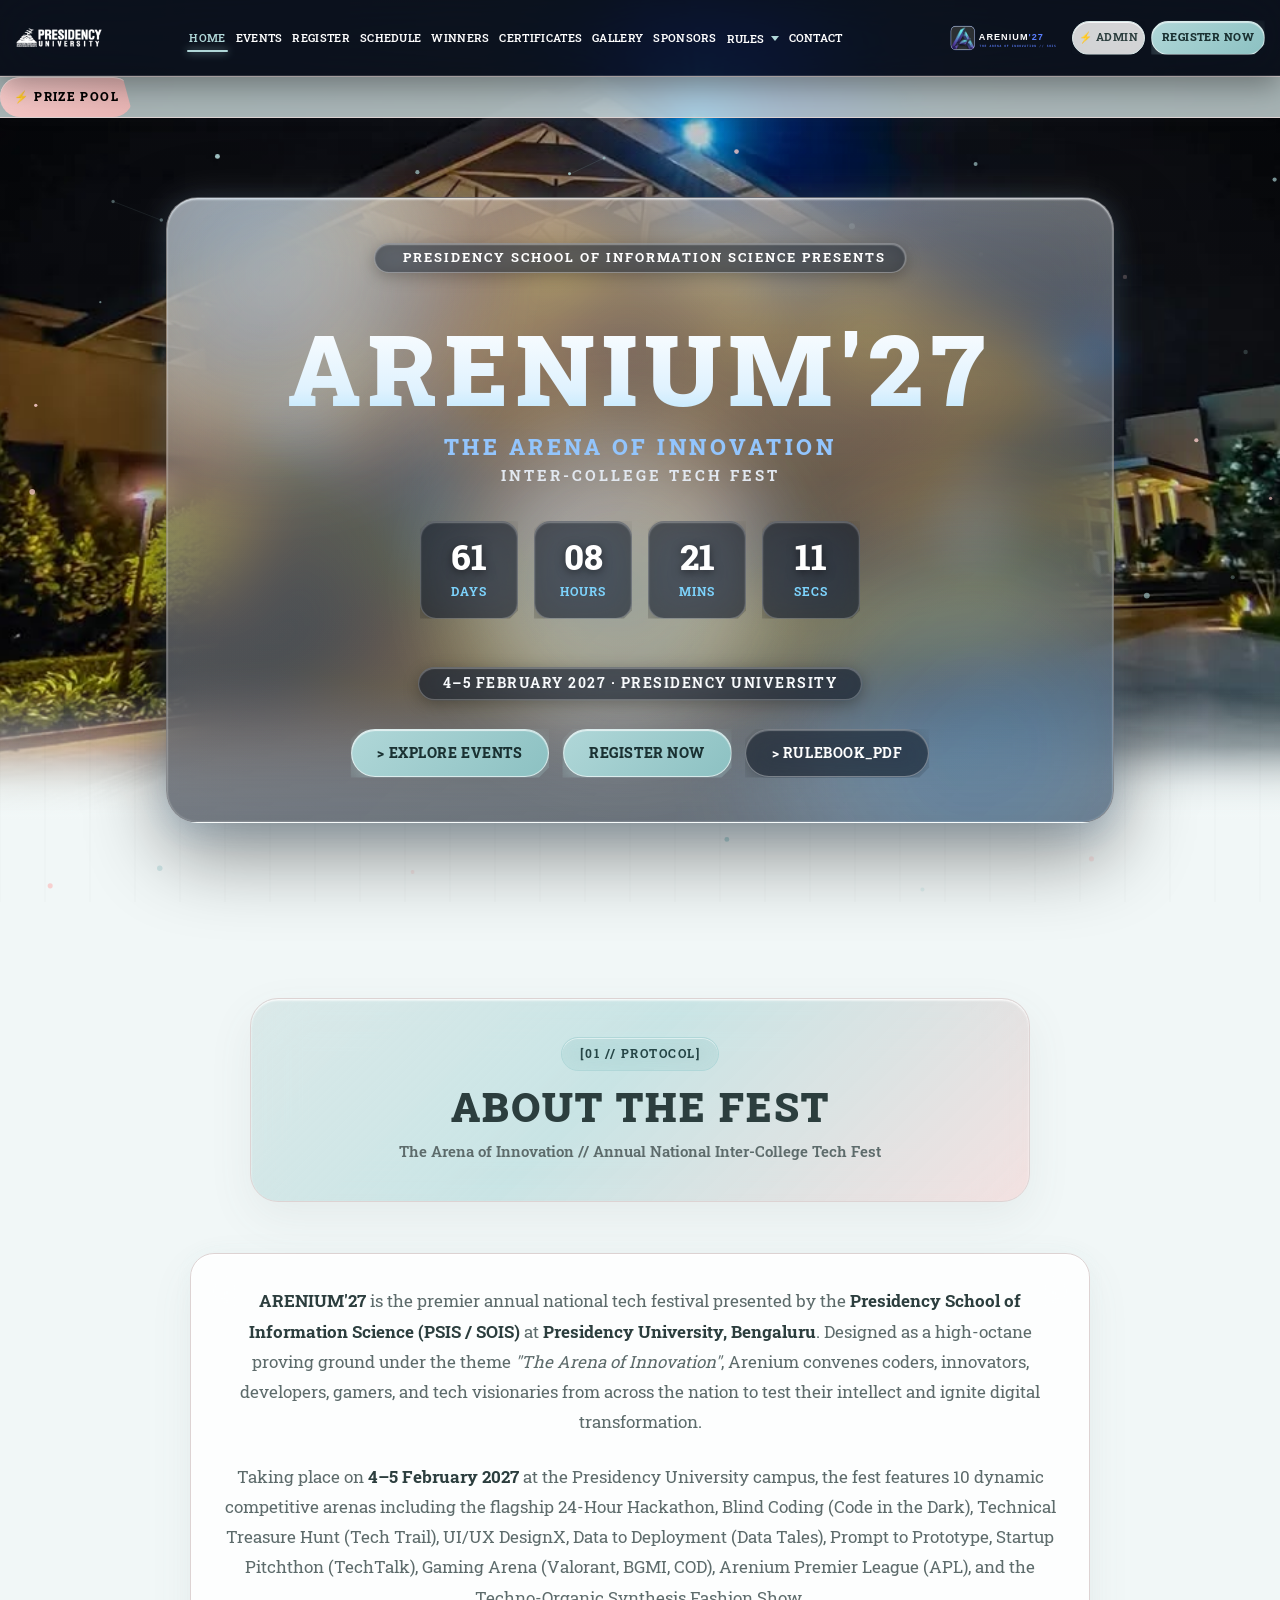
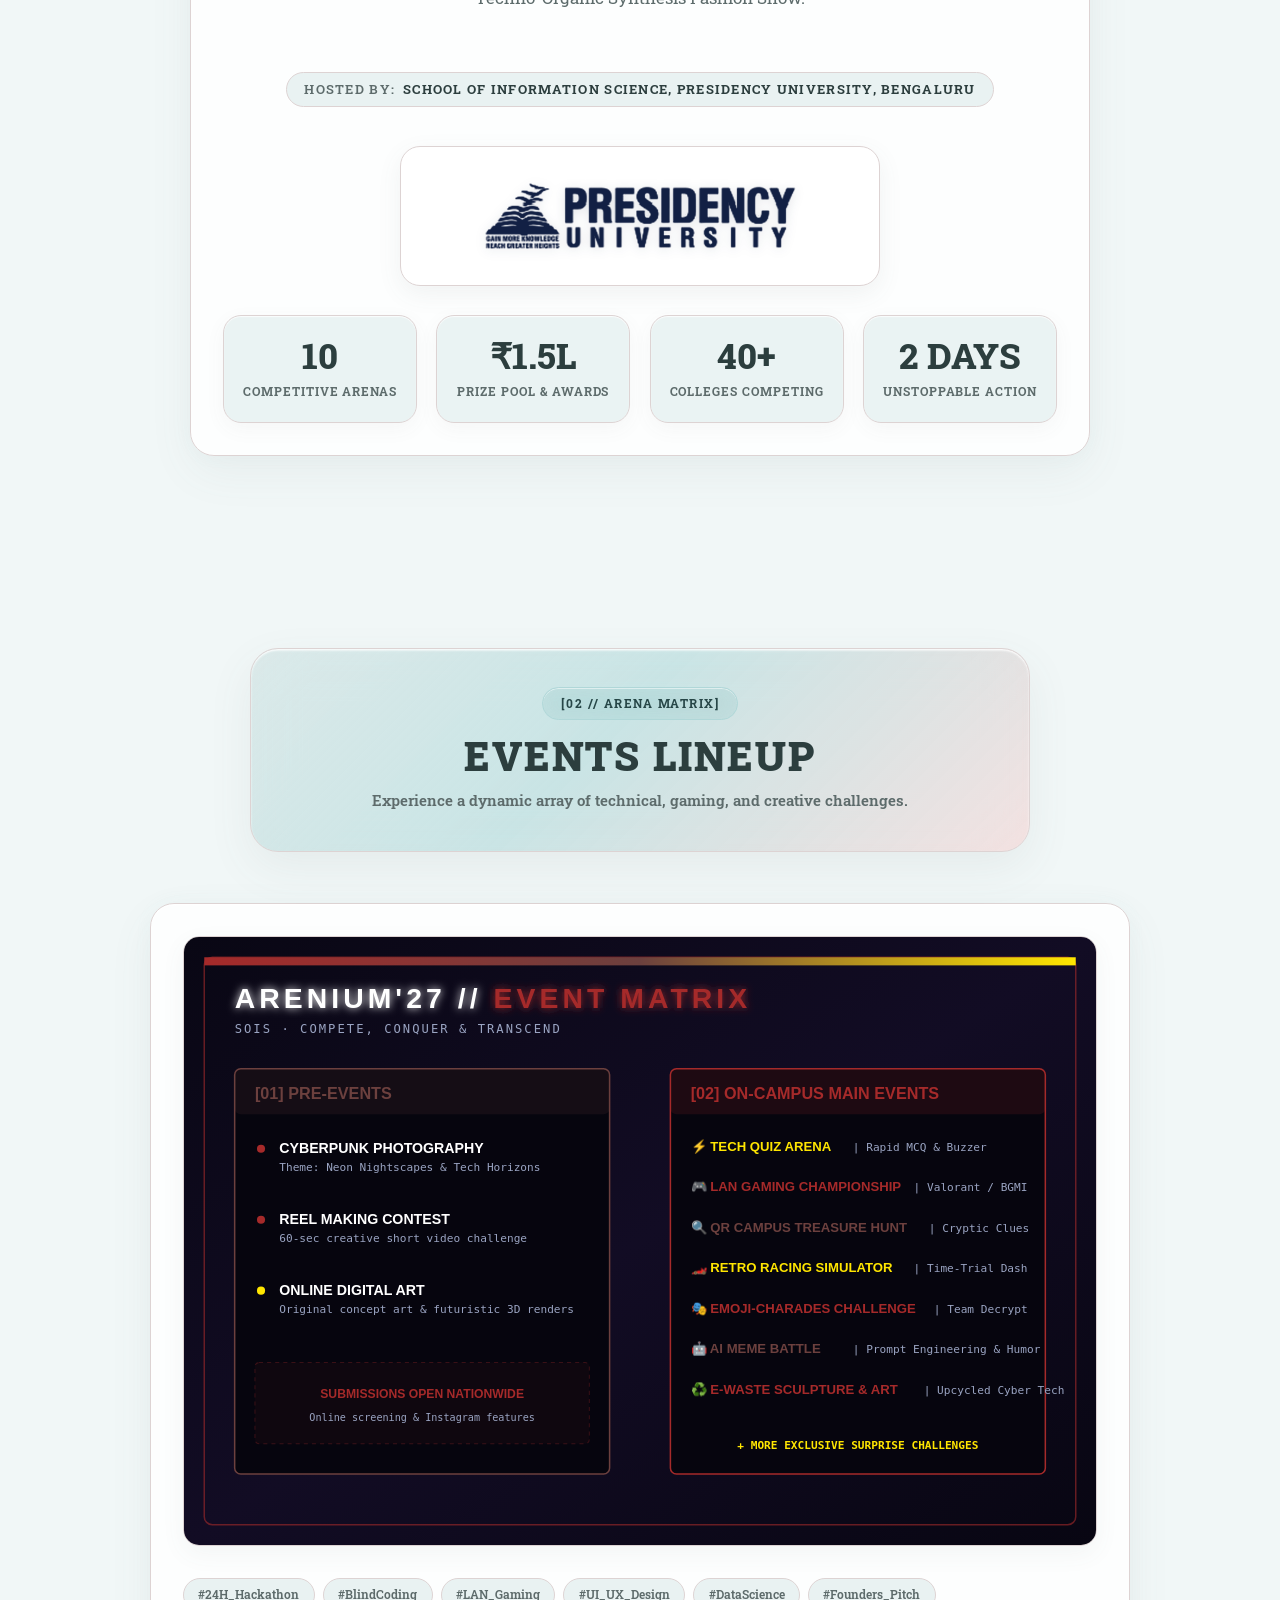
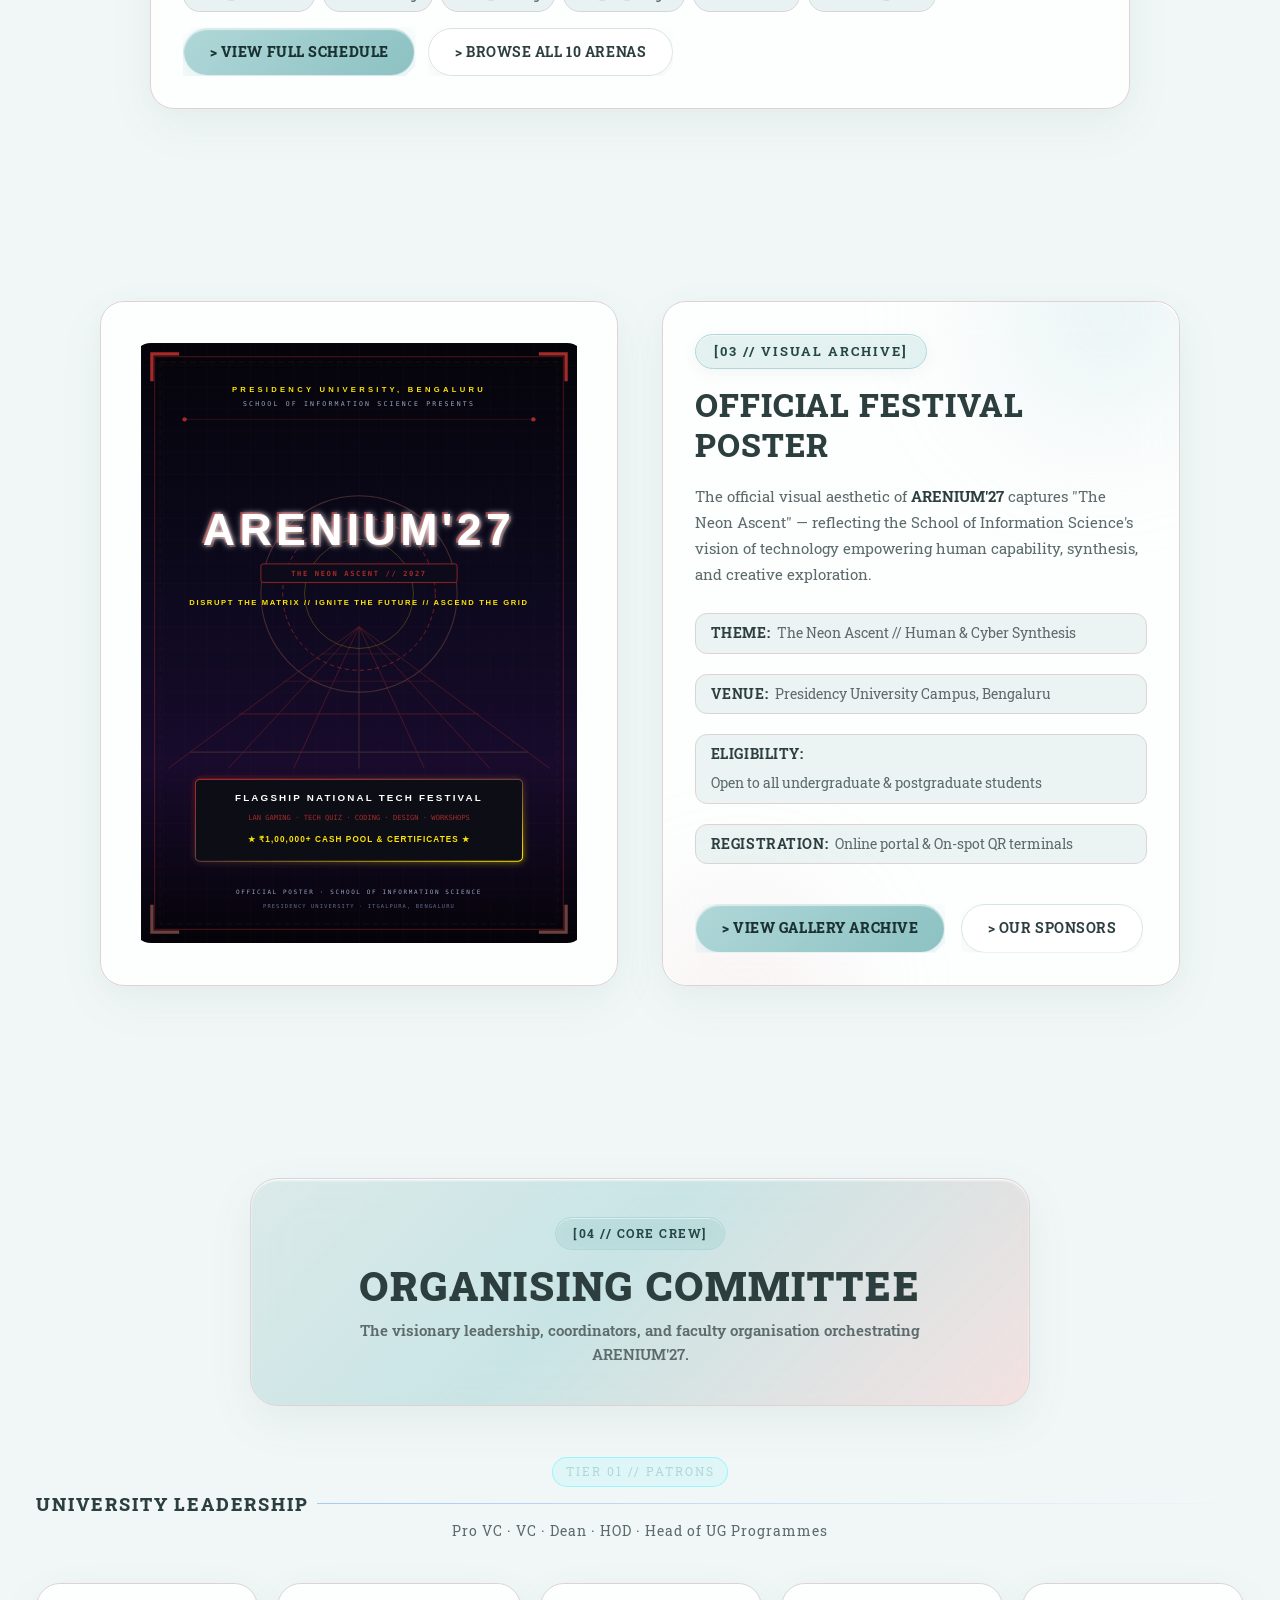
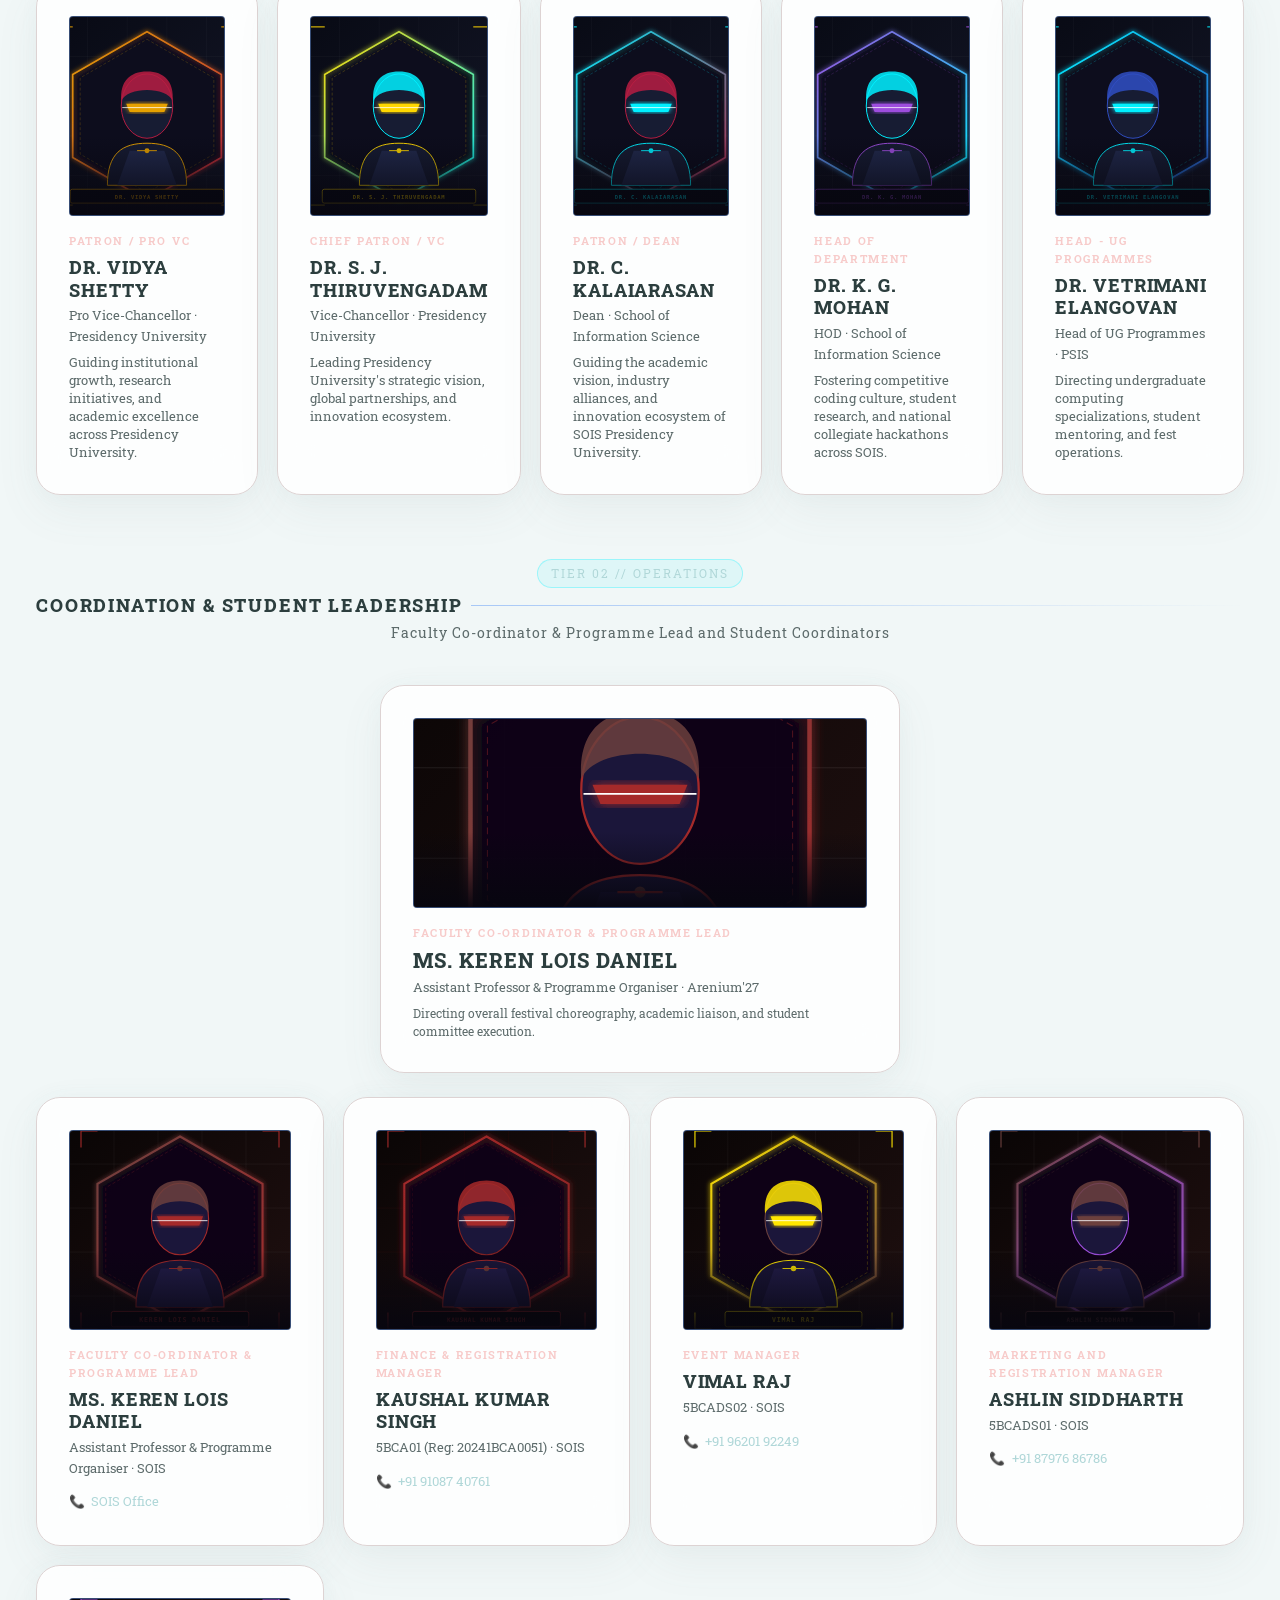
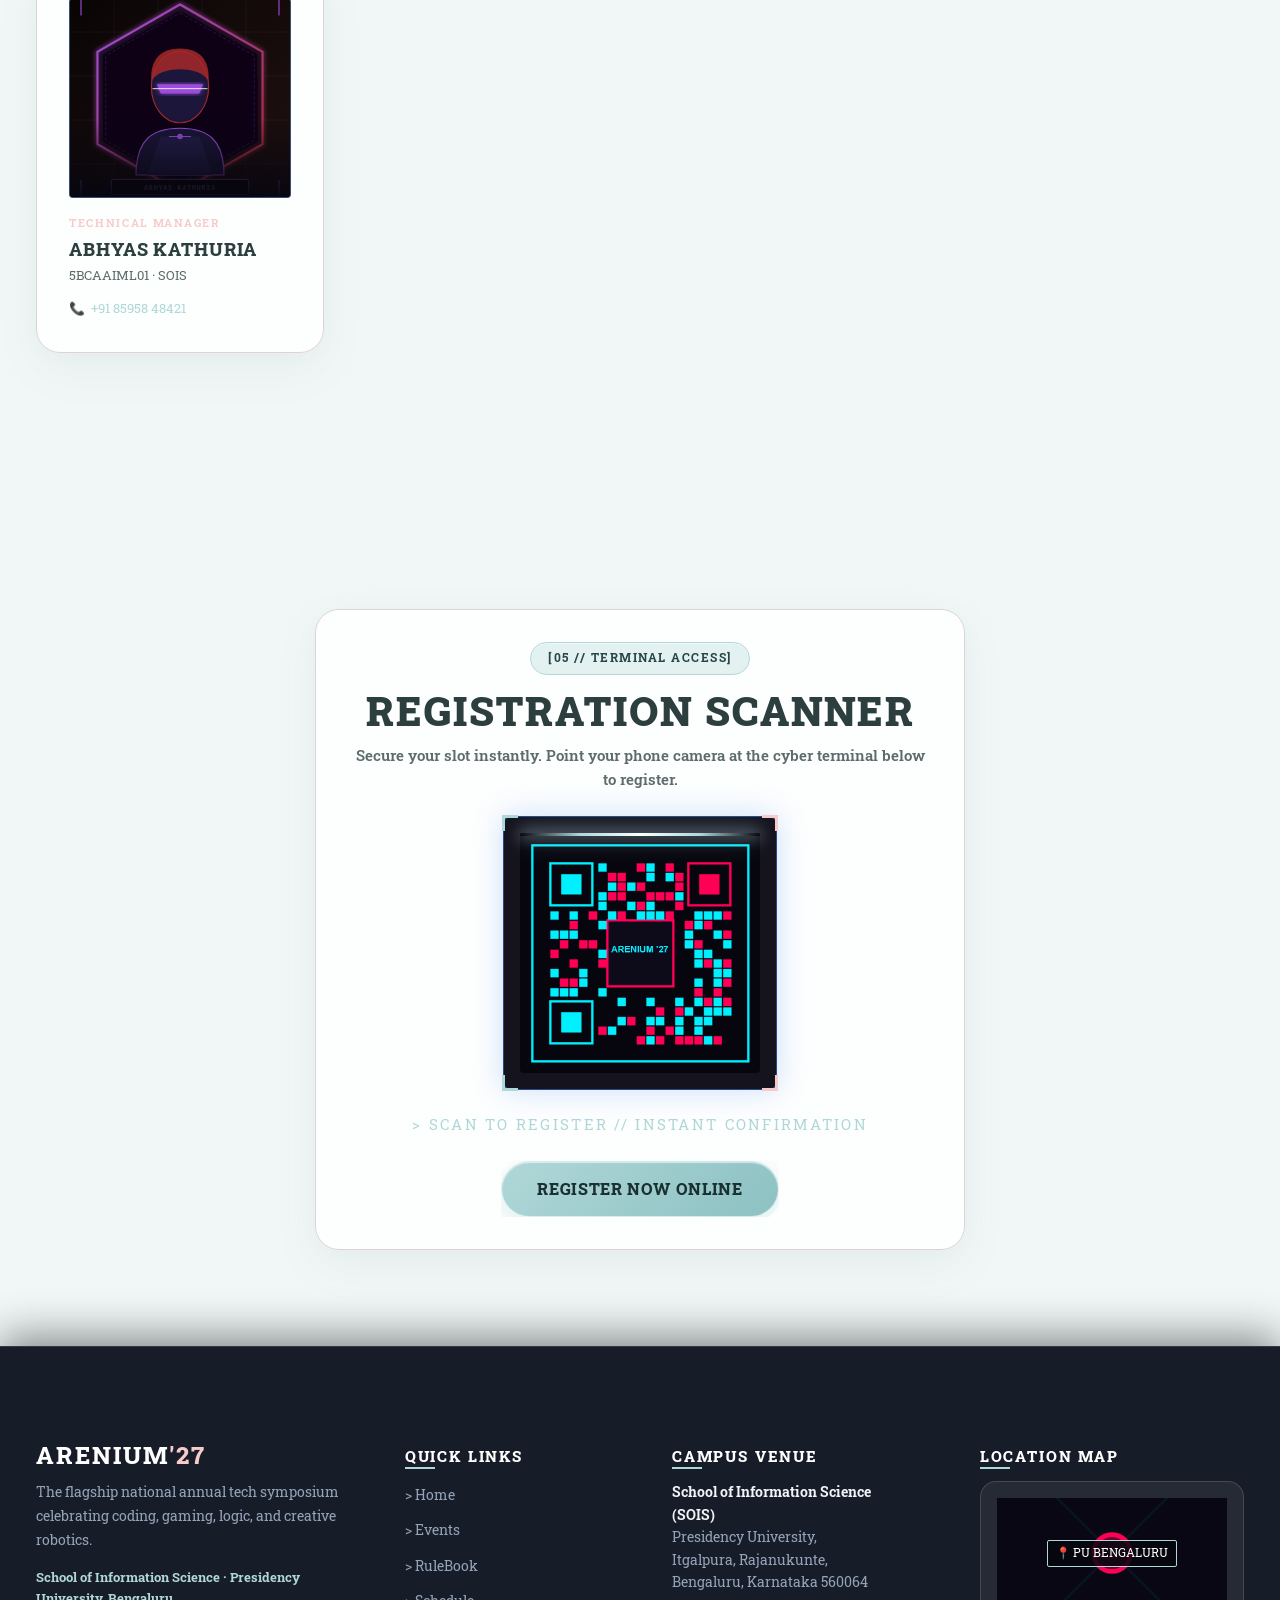
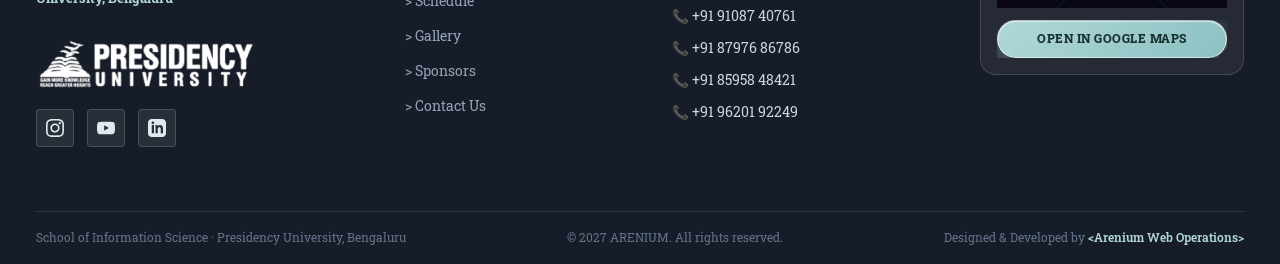
<file: index.html>
﻿<!DOCTYPE html>
<html lang="en">
<head>
  

  <meta charset="UTF-8">
  <meta name="viewport" content="width=device-width, initial-scale=1.0">
  <meta http-equiv="X-UA-Compatible" content="ie=edge">

  <!-- SEO Primary Meta Tags -->
  <title>ARENIUM'27 | Annual National Tech Festival | SOIS Presidency University, Bengaluru</title>
  <meta name="title" content="ARENIUM'27 | Annual National Tech Festival | SOIS Presidency University">
  <meta name="description" content="ARENIUM'27 is the flagship annual national tech festival hosted by the School of Information Science (SOIS), Presidency University, Bengaluru. Explore hackathons, LAN gaming, tech quizzes, workshops, and ₹1,00,000+ prize pool.">
  <meta name="keywords" content="Arenium 27, Arenium 2027, SOIS, Presidency University, Tech Fest Bangalore, Bengaluru College Fest, Hackathon, LAN Gaming, Valorant, Tech Quiz, Presidency College Events">
  <meta name="author" content="School of Information Science, Presidency University">
  <meta name="robots" content="index, follow">

  <!-- Open Graph / Facebook -->
  <meta property="og:type" content="website">
  <meta property="og:url" content="https://arenium27.in/">
  <meta property="og:title" content="ARENIUM'27 | Annual National Tech Festival | SOIS Presidency University">
  <meta property="og:description" content="Disrupt the Matrix. Ignite the Future. Ascend the Grid. Join ARENIUM'27 at Presidency University, Bengaluru.">
  <meta property="og:image" content="images/main-poster.svg">

  <!-- Twitter Meta Tags -->
  <meta name="twitter:card" content="summary_large_image">
  <meta name="twitter:url" content="https://arenium27.in/">
  <meta name="twitter:title" content="ARENIUM'27 | Annual National Tech Festival">
  <meta name="twitter:description" content="The Neon Ascent — Annual flagship tech fest of School of Information Science, Presidency University, Bengaluru.">
  <meta name="twitter:image" content="images/main-poster.svg">

  <!-- Favicon -->
  <link rel="icon" type="image/svg+xml" href="images/favicon.svg">

  <!-- Google Fonts Preconnect -->
  <link rel="preconnect" href="https://fonts.googleapis.com">
  <link rel="preconnect" href="https://fonts.gstatic.com" crossorigin>
  <link href="https://fonts.googleapis.com/css2?family=Roboto+Slab:wght@100..900&display=swap" rel="stylesheet">

  <!-- Main Stylesheet -->
  <link rel="stylesheet" href="css/style.css?v=2027Y">
</head>
<body>
  <div class="bg-parallax-backdrop" aria-hidden="true"></div>
  <div class="bg-atmospheric-scrim" aria-hidden="true"></div>

    <!-- ========================================================================
       GLOBAL HEADER / NAVBAR
       ======================================================================== -->
  <header class="site-header" role="banner">
    <div class="container header-container">
      
      <!-- Brand Logo & Wordmark (Left side: Presidency University & ARENIUM'27) -->
      <a href="index.html" class="brand-link" aria-label="Presidency University Home">
        <img src="images/presidency-university-logo-dark.png?v=2027" alt="Presidency University" class="header-pu-logo" width="145" height="29">
      </a>

      <!-- Mobile Navigation & Theme Toggle -->
      <div class="header-mobile-group">
        <a href="index.html" class="mobile-header-fest-logo" aria-label="ARENIUM'27 Home">
          <img src="images/logo-light.svg" alt="ARENIUM'27 Logo" width="115" height="30">
        </a>
        <button class="nav-toggle-btn" aria-label="Toggle navigation menu" aria-expanded="false" aria-controls="primary-navigation">
          <span class="nav-toggle-bar"></span>
          <span class="nav-toggle-bar"></span>
          <span class="nav-toggle-bar"></span>
        </button>
      </div>

      <!-- Navigation Links (Center) -->
      <nav id="primary-navigation" class="nav-menu" role="navigation">
        <div class="nav-item">
          <a href="index.html" class="nav-link active" aria-current="page">HOME</a>
        </div>
        <div class="nav-item">
          <a href="events.html" class="nav-link">EVENTS</a>
        </div>
        <div class="nav-item">
          <a href="register.html" class="nav-link">REGISTER</a>
        </div>
        <div class="nav-item">
          <a href="schedule.html" class="nav-link">SCHEDULE</a>
        </div>
        <div class="nav-item">
          <a href="winners.html" class="nav-link">WINNERS</a>
        </div>
        <div class="nav-item">
          <a href="certificate.html" class="nav-link">CERTIFICATES</a>
        </div>
        <div class="nav-item">
          <a href="gallery.html" class="nav-link">GALLERY</a>
        </div>
        <div class="nav-item">
          <a href="sponsors.html" class="nav-link">SPONSORS</a>
        </div>

        <!-- Rules Dropdown Menu -->
        <div class="nav-item nav-dropdown">
          <button class="nav-link dropdown-toggle" aria-haspopup="true" aria-expanded="false">
            RULES <span class="dropdown-caret" aria-hidden="true"></span>
          </button>
          <ul class="dropdown-menu" role="menu">
            <li class="dropdown-item" role="none">
              <a href="rulebook.pdf" target="_blank" rel="noopener noreferrer" role="menuitem">
                &gt; RULEBOOK_PDF
              </a>
            </li>
            <li class="dropdown-item" role="none">
              <a href="events.html" role="menuitem">
                &gt; EVENT_RULEBOOKS
              </a>
            </li>
          </ul>
        </div>

        <div class="nav-item">
          <a href="contact.html" class="nav-link">CONTACT</a>
        </div>

                <!-- Mobile Drawer Theme Switch -->
        

        <!-- Mobile Actions in Drawer -->
        <div class="nav-item mobile-only mobile-action-group">
          <a href="register.html" class="btn btn-register" style="width: 100%; text-align: center; padding: 0.8rem 1rem;" data-register-btn>⚡ REGISTER NOW</a>
          <a href="admin.html" class="btn btn-ghost" style="width: 100%; text-align: center; padding: 0.65rem 1rem; font-size: 0.8rem;" title="Fest Superadmin Dashboard">
            ⚡ ADMIN PORTAL
          </a>
        </div>
      </nav>

      <!-- Desktop Header Actions (Right side on desktop) -->
      <div class="header-action-desktop">
        <a href="index.html" class="header-fest-logo-link" aria-label="ARENIUM'27 Home">
          <img src="images/logo-light.svg" alt="ARENIUM'27 Logo" class="brand-logo-img header-fest-logo-img" width="135" height="36">
        </a>
        <a href="admin.html" class="btn btn-ghost" style="padding: 0.5rem 0.9rem; font-size: 0.75rem;" title="Fest Superadmin Dashboard">
          ⚡ ADMIN
        </a>
        <a href="register.html" class="btn btn-register" data-register-btn>REGISTER NOW</a>
      </div>

    </div>
  </header>

  <!-- ========================================================================
       MOVING NEON TICKER (PRIZE POOL 1.5L) — LOCATED DIRECTLY UNDER NAVBAR
       ======================================================================== -->
  <div class="cyber-ticker-wrap" role="complementary" aria-label="Prize Pool Announcement">
    <div class="cyber-ticker-badge">⚡ PRIZE POOL</div>
    <div class="cyber-ticker-track">
      <div class="cyber-ticker-content" id="prize-ticker-content">
        ⚡ TOTAL PRIZE POOL: <span class="cyber-ticker-highlight">₹1,50,000 (1.5 LAKHS)</span> // CASH PRIZES &amp; ACCREDITED MERIT CERTIFICATES ACROSS ALL TRACKS // REGISTRATIONS LIVE ⚡
      </div>
    </div>
  </div>

  <!-- ========================================================================
       MAIN CONTENT
       ======================================================================== -->
  <main id="main-content">

    <!-- ----------------------------------------------------------------------
         1. HERO SECTION
         ---------------------------------------------------------------------- -->
    <section class="hero-section" aria-label="Hero Introduction">
      <!-- Animated Canvas Background -->
      <canvas id="hero-canvas" class="hero-canvas" aria-hidden="true"></canvas>
      <div class="hero-overlay-grid" aria-hidden="true"></div>

      <div class="container hero-content">
        <!-- Apple-styled Atmospheric Hero Glass Card with Motion Backdrop -->
        <div class="hero-main-glass-card">
          <div class="hero-motion-backdrop" aria-hidden="true">
            <div class="motion-orb motion-orb-1"></div>
            <div class="motion-orb motion-orb-2"></div>
            <div class="motion-orb motion-orb-3"></div>
            <div class="motion-mesh-shimmer"></div>
          </div>

          <div class="hero-card-inner">
            <!-- Presenter Banner -->
            <div class="hero-presenter-banner">
              <span class="hero-presenter-tag">
                <span class="pulse-dot" aria-hidden="true"></span>
                PRESIDENCY SCHOOL OF INFORMATION SCIENCE PRESENTS
              </span>
            </div>

            <!-- Giant Glitch Fest Title -->
            <h1 class="glitch-title" data-text="ARENIUM'27">ARENIUM'27</h1>

            <!-- Official Tagline -->
            <p class="hero-tagline" style="letter-spacing: 4px;">
              <span class="tag-part" >THE ARENA OF INNOVATION</span>
            </p>
            <p class="hero-subtagline">
              INTER-COLLEGE TECH FEST
            </p>

            <!-- Live Countdown Timer -->
            <div class="countdown-container" aria-label="Event Countdown">
              <div class="countdown-grid" id="countdown-grid">
                <div class="countdown-box">
                  <div class="count-num" id="count-days">00</div>
                  <div class="count-label">DAYS</div>
                </div>
                <div class="countdown-box">
                  <div class="count-num" id="count-hours">00</div>
                  <div class="count-label">HOURS</div>
                </div>
                <div class="countdown-box">
                  <div class="count-num" id="count-mins">00</div>
                  <div class="count-label">MINS</div>
                </div>
                <div class="countdown-box">
                  <div class="count-num" id="count-secs">00</div>
                  <div class="count-label">SECS</div>
                </div>
              </div>

              <!-- When countdown reaches zero -->
              <div class="countdown-live-banner" id="countdown-live-banner" role="status">
                ⚡ EVENT IS LIVE NOW ⚡
              </div>
            </div>

            <!-- Event Date & University Badge -->
            <div class="hero-date-badge">
              <span>4–5 FEBRUARY 2027 · PRESIDENCY UNIVERSITY</span>
            </div>

            <!-- Hero Call to Action Buttons -->
            <div class="hero-cta-group">
              <a href="events.html" class="btn btn-primary">
                <span>&gt; EXPLORE EVENTS</span>
              </a>
              <a href="register.html" class="btn btn-register" data-register-btn>
                <span>REGISTER NOW</span>
              </a>
              <a href="rulebook.pdf" target="_blank" rel="noopener noreferrer" class="btn btn-ghost">
                <span>&gt; RULEBOOK_PDF</span>
              </a>
            </div>
          </div>
        </div>
      </div>
    </section>

    <!-- ----------------------------------------------------------------------
         2. ABOUT THE FEST SECTION
         ---------------------------------------------------------------------- -->
    <section class="about-section" id="about" aria-labelledby="about-heading">
      <div class="container">
        <div class="section-header reveal-on-scroll">
          <span class="section-tag">[01 // PROTOCOL]</span>
          <h2 class="section-title" id="about-heading">ABOUT THE FEST</h2>
          <p class="section-subtitle">The Arena of Innovation // Annual National Inter-College Tech Fest</p>
        </div>

        <div class="cyber-card about-card reveal-on-scroll">
          <p class="about-text">
            <strong>ARENIUM'27</strong> is the premier annual national tech festival presented by the <strong>Presidency School of Information Science (PSIS / SOIS)</strong> at <strong>Presidency University, Bengaluru</strong>. Designed as a high-octane proving ground under the theme <em>"The Arena of Innovation"</em>, Arenium convenes coders, innovators, developers, gamers, and tech visionaries from across the nation to test their intellect and ignite digital transformation.
          </p>
          <p class="about-text">
            Taking place on <strong>4–5 February 2027</strong> at the Presidency University campus, the fest features 10 dynamic competitive arenas including the flagship 24-Hour Hackathon, Blind Coding (Code in the Dark), Technical Treasure Hunt (Tech Trail), UI/UX DesignX, Data to Deployment (Data Tales), Prompt to Prototype, Startup Pitchthon (TechTalk), Gaming Arena (Valorant, BGMI, COD), Arenium Premier League (APL), and the Techno-Organic Synthesis Fashion Show.
          </p>

          <div class="about-host-pill">
            HOSTED BY: <span>SCHOOL OF INFORMATION SCIENCE, PRESIDENCY UNIVERSITY, BENGALURU</span>
          </div>

          <div class="host-institution-brand-card">
            <a href="register.html" title="Click to Register for ARENIUM'27 - Presidency University">
              <img src="images/presidency-university-logo-dark.png?v=2027" alt="Presidency University Bengaluru" class="pu-official-logo pu-logo-dark" style="max-width: 320px;">
              <img src="images/presidency-university-logo-light.png?v=2027" alt="Presidency University Bengaluru" class="pu-official-logo pu-logo-light" style="max-width: 320px;">
            </a>
          </div>

          <!-- Quick Fest Highlights & Stats -->
          <div class="about-stats-grid">
            <div class="stat-item">
              <div class="stat-number">10</div>
              <div class="stat-label">COMPETITIVE ARENAS</div>
            </div>
            <div class="stat-item">
              <div class="stat-number">₹1.5L</div>
              <div class="stat-label">PRIZE POOL &amp; AWARDS</div>
            </div>
            <div class="stat-item">
              <div class="stat-number">40+</div>
              <div class="stat-label">COLLEGES COMPETING</div>
            </div>
            <div class="stat-item">
              <div class="stat-number">2 DAYS</div>
              <div class="stat-label">UNSTOPPABLE ACTION</div>
            </div>
          </div>
        </div>
      </div>
    </section>

    <!-- ----------------------------------------------------------------------
         3. EVENTS PREVIEW SECTION
         ---------------------------------------------------------------------- -->
    <section class="events-preview-section" id="events-preview" aria-labelledby="events-heading">
      <div class="container">
        <div class="section-header reveal-on-scroll">
          <span class="section-tag">[02 // ARENA MATRIX]</span>
          <h2 class="section-title" id="events-heading">EVENTS LINEUP</h2>
          <p class="section-subtitle">Experience a dynamic array of technical, gaming, and creative challenges.</p>
        </div>

        <div class="cyber-card events-preview-card reveal-on-scroll">
          <!-- Events Lineup Poster Display -->
          <div class="events-preview-img-wrap">
            <img src="images/events-poster.svg" alt="ARENIUM'27 Events Matrix Lineup Overview" class="events-preview-img" width="900" height="600" loading="lazy">
          </div>

          <!-- Bottom bar with buttons & tags -->
          <div class="events-preview-footer">
            <div class="events-quick-tags">
              <span class="quick-tag">#24H_Hackathon</span>
              <span class="quick-tag">#BlindCoding</span>
              <span class="quick-tag">#LAN_Gaming</span>
              <span class="quick-tag">#UI_UX_Design</span>
              <span class="quick-tag">#DataScience</span>
              <span class="quick-tag">#Founders_Pitch</span>
            </div>

            <div style="display: flex; gap: 0.8rem; flex-wrap: wrap;">
              <a href="schedule.html" class="btn btn-primary">
                &gt; VIEW FULL SCHEDULE
              </a>
              <a href="events.html" class="btn btn-ghost">
                &gt; BROWSE ALL 10 ARENAS
              </a>
            </div>
          </div>
        </div>
      </div>
    </section>

    <!-- ----------------------------------------------------------------------
         4. MAIN POSTER BLOCK
         ---------------------------------------------------------------------- -->
    <section class="poster-showcase-section" aria-labelledby="poster-heading">
      <div class="container">
        <div class="poster-showcase-grid">
          
          <!-- Poster Image with Holographic Frame -->
          <div class="poster-frame reveal-on-scroll">
            <img src="images/main-poster.svg" alt="ARENIUM'27 Official Poster - The Neon Ascent" width="800" height="1100" loading="lazy">
          </div>

          <!-- Information & Gallery CTA in Apple Atmospheric Glass Card -->
          <div class="poster-info poster-info-glass-card cyber-card reveal-on-scroll">
            <div class="poster-glass-motion-backdrop" aria-hidden="true">
              <div class="motion-orb motion-orb-poster-1"></div>
              <div class="motion-orb motion-orb-poster-2"></div>
            </div>

            <div class="poster-info-inner">
              <span class="section-tag">[03 // VISUAL ARCHIVE]</span>
              <h3 id="poster-heading">OFFICIAL FESTIVAL POSTER</h3>
              <p class="poster-description">
                The official visual aesthetic of <strong>ARENIUM'27</strong> captures "The Neon Ascent" — reflecting the School of Information Science's vision of technology empowering human capability, synthesis, and creative exploration.
              </p>

              <ul class="poster-meta-list">
                <li><strong class="meta-label">THEME:</strong> <span class="meta-val">The Neon Ascent // Human &amp; Cyber Synthesis</span></li>
                <li><strong class="meta-label">VENUE:</strong> <span class="meta-val">Presidency University Campus, Bengaluru</span></li>
                <li><strong class="meta-label">ELIGIBILITY:</strong> <span class="meta-val">Open to all undergraduate &amp; postgraduate students</span></li>
                <li><strong class="meta-label">REGISTRATION:</strong> <span class="meta-val">Online portal &amp; On-spot QR terminals</span></li>
              </ul>

              <div class="poster-cta-row">
                <a href="gallery.html" class="btn btn-primary">
                  &gt; VIEW GALLERY ARCHIVE
                </a>
                <a href="sponsors.html" class="btn btn-ghost">
                  &gt; OUR SPONSORS
                </a>
              </div>
            </div>
          </div>

        </div>
      </div>
    </section>

    <!-- ----------------------------------------------------------------------
         5. TEAM STRIP SECTION (ALIGNMENTS: TOP / MIDDLE / END)
         ---------------------------------------------------------------------- -->
    <section class="team-section" id="team" aria-labelledby="team-heading">
      <div class="container">
        <div class="section-header reveal-on-scroll">
          <span class="section-tag">[04 // CORE CREW]</span>
          <h2 class="section-title" id="team-heading">ORGANISING COMMITTEE</h2>
          <p class="section-subtitle">The visionary leadership, coordinators, and faculty organisation orchestrating ARENIUM'27.</p>
        </div>

        <!-- ==========================================
             1. TOP: UNIVERSITY LEADERSHIP & PATRONS
             ========================================== -->
        <div class="team-tier-block reveal-on-scroll">
          <div class="team-tier-header">
            <span class="team-tier-badge">TIER 01 // PATRONS</span>
            <h3 class="team-group-title" style="margin: 0.4rem 0;">UNIVERSITY LEADERSHIP</h3>
            <p class="team-tier-desc">Pro VC · VC · Dean · HOD · Head of UG Programmes</p>
          </div>
          
          <div class="team-grid team-grid-leadership" data-leadership-grid>
            <!-- 1. Pro VC -->
            <div class="cyber-card team-card">
              <div class="team-photo-wrap">
                <img src="images/leader-provc.svg" alt="Dr. Vidya Shetty" class="team-avatar-img" loading="lazy">
              </div>
              <div class="team-card-tag">PATRON / PRO VC</div>
              <h4 class="team-name">Dr. Vidya Shetty</h4>
              <div class="team-role">Pro Vice-Chancellor · Presidency University</div>
              <p class="team-card-desc">
                Guiding institutional growth, research initiatives, and academic excellence.
              </p>
            </div>

            <!-- 2. VC -->
            <div class="cyber-card team-card">
              <div class="team-photo-wrap">
                <img src="images/leader-vc.svg" alt="Dr. S. J. Thiruvengadam" class="team-avatar-img" loading="lazy">
              </div>
              <div class="team-card-tag">CHIEF PATRON / VC</div>
              <h4 class="team-name">Dr. S. J. Thiruvengadam</h4>
              <div class="team-role">Vice-Chancellor · Presidency University</div>
              <p class="team-card-desc">
                Leading Presidency University's strategic vision, global partnerships, and innovation.
              </p>
            </div>

            <!-- 3. Dean -->
            <div class="cyber-card team-card">
              <div class="team-photo-wrap">
                <img src="images/leader-dean.svg" alt="Dr. C. Kalaiarasan" class="team-avatar-img" loading="lazy">
              </div>
              <div class="team-card-tag">PATRON / DEAN</div>
              <h4 class="team-name">Dr. C. Kalaiarasan</h4>
              <div class="team-role">Dean · School of Information Science</div>
              <p class="team-card-desc">
                Guiding academic innovation, faculty research, and technical symposiums at SOIS.
              </p>
            </div>

            <!-- 4. HOD -->
            <div class="cyber-card team-card">
              <div class="team-photo-wrap">
                <img src="images/leader-hod.svg" alt="Dr. K. G. Mohan" class="team-avatar-img" loading="lazy">
              </div>
              <div class="team-card-tag">HEAD OF DEPARTMENT</div>
              <h4 class="team-name">Dr. K. G. Mohan</h4>
              <div class="team-role">HOD · School of Information Science</div>
              <p class="team-card-desc">
                Fostering competitive coding, student development, and technical curriculum standards.
              </p>
            </div>

            <!-- 5. UG Head -->
            <div class="cyber-card team-card">
              <div class="team-photo-wrap">
                <img src="images/leader-ug.svg" alt="Dr. Vetrimani Elangovan" class="team-avatar-img" loading="lazy">
              </div>
              <div class="team-card-tag">HEAD - UG PROGRAMMES</div>
              <h4 class="team-name">Dr. Vetrimani Elangovan</h4>
              <div class="team-role">Head of UG Programmes · PSIS</div>
              <p class="team-card-desc">
                Directing undergraduate computing specializations, student mentoring, and fest operations.
              </p>
            </div>
          </div>
        </div>

        <!-- ==========================================
             2. MIDDLE: COORDINATION & STUDENT MANAGEMENT
             ========================================== -->
        <div class="team-tier-block reveal-on-scroll" style="margin-top: var(--space-2xl);">
          <div class="team-tier-header">
            <span class="team-tier-badge">TIER 02 // OPERATIONS</span>
            <h3 class="team-group-title" style="margin: 0.4rem 0;">COORDINATION &amp; STUDENT LEADERSHIP</h3>
            <p class="team-tier-desc">Faculty Co-ordinator &amp; Programme Lead and Student Coordinators</p>
          </div>

          <!-- Faculty Coordinator & Program Lead Showcase -->
          <div class="cyber-card team-card" style="max-width: 520px; margin: 0 auto 1.5rem;">
            <div class="team-photo-wrap" style="height: 190px;">
              <img src="images/leader-organiser.svg" alt="Ms. Keren Lois Daniel" class="team-avatar-img" loading="lazy">
            </div>
            <div class="team-card-tag">FACULTY CO-ORDINATOR &amp; PROGRAMME LEAD</div>
            <h4 class="team-name" style="font-size: 1.25rem;">Ms. Keren Lois Daniel</h4>
            <div class="team-role">Assistant Professor &amp; Programme Organiser · Arenium'27</div>
            <p class="team-card-desc">
              Directing overall festival choreography, academic liaison, and student committee execution.
            </p>
          </div>

          <!-- Student Coordinators Grid -->
          <div class="team-grid" data-student-coords-grid>
            <div class="cyber-card team-card">
              <div class="team-photo-wrap">
                <img src="images/coord-kaushal.svg" alt="Kaushal Kumar Singh" class="team-avatar-img" loading="lazy">
              </div>
              <div class="team-card-tag">FINANCE &amp; REGISTRATION MANAGER</div>
              <h4 class="team-name">Kaushal Kumar Singh</h4>
              <div class="team-role">5BCA01 (20241BCA0051) · SOIS</div>
              <a href="tel:+919108740761" class="team-phone-link" aria-label="Call Kaushal Kumar Singh">
                <span>📞</span> +91 91087 40761
              </a>
            </div>

            <div class="cyber-card team-card">
              <div class="team-photo-wrap">
                <img src="images/coord-vimal.svg" alt="Vimal Raj" class="team-avatar-img" loading="lazy">
              </div>
              <div class="team-card-tag">EVENT MANAGER</div>
              <h4 class="team-name">Vimal Raj</h4>
              <div class="team-role">5BCADS02 · SOIS</div>
              <a href="tel:+919620192249" class="team-phone-link" aria-label="Call Vimal Raj">
                <span>📞</span> +91 96201 92249
              </a>
            </div>

            <div class="cyber-card team-card">
              <div class="team-photo-wrap">
                <img src="images/coord-ashlin.svg" alt="Ashlin Siddharth" class="team-avatar-img" loading="lazy">
              </div>
              <div class="team-card-tag">MARKETING &amp; REGISTRATION MANAGER</div>
              <h4 class="team-name">Ashlin Siddharth</h4>
              <div class="team-role">5BCADS01 · SOIS</div>
              <a href="tel:+918797686786" class="team-phone-link" aria-label="Call Ashlin Siddharth">
                <span>📞</span> +91 87976 86786
              </a>
            </div>

            <div class="cyber-card team-card">
              <div class="team-photo-wrap">
                <img src="images/ABHYAS.png" alt="Abhyas Kathuria" class="team-avatar-img" loading="lazy" style="object-position: center top;">
              </div>
              <div class="team-card-tag">TECHNICAL MANAGER</div>
              <h4 class="team-name">Abhyas Kathuria</h4>
              <div class="team-role">5BCAAIML01 · SOIS</div>
              <a href="tel:+918595848421" class="team-phone-link" aria-label="Call Abhyas Kathuria">
                <span>📞</span> +91 85958 48421
              </a>
            </div>
          </div>
        </div>

        </div>
    </section>

    <!-- ----------------------------------------------------------------------
         6. REGISTRATION SCANNER SECTION
         ---------------------------------------------------------------------- -->
    <section class="scanner-section" id="register" aria-labelledby="scanner-heading">
      <div class="container">
        <div class="cyber-card scanner-container reveal-on-scroll">
          <span class="section-tag">[05 // TERMINAL ACCESS]</span>
          <h2 class="section-title" id="scanner-heading" style="font-size: 2rem;">REGISTRATION SCANNER</h2>
          <p class="section-subtitle">Secure your slot instantly. Point your phone camera at the cyber terminal below to register.</p>

          <!-- Holographic Scanner Frame with Animated Laser -->
          <div class="scanner-frame-wrapper">
            <div class="scanner-corner scanner-corner-tl" aria-hidden="true"></div>
            <div class="scanner-corner scanner-corner-tr" aria-hidden="true"></div>
            <div class="scanner-corner scanner-corner-bl" aria-hidden="true"></div>
            <div class="scanner-corner scanner-corner-br" aria-hidden="true"></div>

            <!-- Laser Scan Line -->
            <div class="scanner-laser" aria-hidden="true"></div>

            <!-- QR Code Graphic -->
            <img src="images/qrcode.png" alt="Registration QR Code for ARENIUM'27" class="scanner-img" width="240" height="240" loading="lazy">
          </div>

          <div class="scanner-caption">
            &gt; SCAN TO REGISTER // INSTANT CONFIRMATION
          </div>

          <div>
            <a href="register.html" class="btn btn-register" style="padding: 0.9rem 2.2rem; font-size: 1rem;" data-register-btn>
              REGISTER NOW ONLINE
            </a>
          </div>
        </div>
      </div>
    </section>

  </main>

  <!-- ========================================================================
       GLOBAL FOOTER
       ======================================================================== -->
  <footer class="site-footer" role="contentinfo">
    <div class="container">
      
      <!-- 4-Column Grid -->
      <div class="footer-grid">
        
        <!-- Col 1: Brand & Blurb -->
        <div class="footer-col">
          <div style="margin-bottom: 0.8rem;">
            <a href="index.html" class="brand-link">
              <span class="brand-name">ARENIUM<span class="accent-quote">'</span><span class="accent-num">27</span></span>
            </a>
          </div>
          <p class="footer-desc">
            The flagship national annual tech symposium celebrating coding, gaming, logic, and creative robotics.
          </p>
          <div class="footer-host-tag">
            School of Information Science · Presidency University, Bengaluru
          </div>

          <div class="footer-institution-badge">
            <a href="https://presidencyuniversity.in" target="_blank" rel="noopener noreferrer" title="Presidency University, Bengaluru">
              <img src="images/presidency-university-logo-dark.png?v=2027" alt="Presidency University Bengaluru" class="footer-pu-logo pu-logo-dark" width="220" height="40">
              <img src="images/presidency-university-logo-light.png?v=2027" alt="Presidency University Bengaluru" class="footer-pu-logo pu-logo-light" width="220" height="40">
            </a>
          </div>

          <!-- Social Icons -->
          <div class="footer-social-row" aria-label="Social media links">
            <a href="https://instagram.com" target="_blank" rel="noopener noreferrer" class="social-pill" aria-label="Instagram">
              <svg width="18" height="18" viewBox="0 0 24 24" fill="currentColor">
                <path d="M12 2.163c3.204 0 3.584.012 4.85.07 3.252.148 4.771 1.691 4.919 4.919.058 1.265.069 1.645.069 4.849 0 3.205-.012 3.584-.069 4.849-.149 3.225-1.664 4.771-4.919 4.919-1.266.058-1.644.07-4.85.07-3.204 0-3.584-.012-4.849-.07-3.26-.149-4.771-1.699-4.919-4.92-.058-1.265-.07-1.644-.07-4.849 0-3.204.013-3.583.07-4.849.149-3.227 1.664-4.771 4.919-4.919 1.266-.057 1.645-.069 4.849-.069zm0-2.163c-3.259 0-3.667.014-4.947.072-4.358.2-6.78 2.618-6.98 6.98-.059 1.281-.073 1.689-.073 4.948 0 3.259.014 3.668.072 4.948.2 4.358 2.618 6.78 6.98 6.98 1.281.058 1.689.072 4.948.072 3.259 0 3.668-.014 4.948-.072 4.354-.2 6.782-2.618 6.979-6.98.059-1.28.073-1.689.073-4.948 0-3.259-.014-3.667-.072-4.947-.196-4.354-2.617-6.78-6.979-6.98-1.281-.059-1.69-.073-4.949-.073zm0 5.838c-3.403 0-6.162 2.759-6.162 6.162s2.759 6.163 6.162 6.163 6.162-2.759 6.162-6.163c0-3.403-2.759-6.162-6.162-6.162zm0 10.162c-2.209 0-4-1.79-4-4 0-2.209 1.791-4 4-4s4 1.791 4 4c0 2.21-1.791 4-4 4zm6.406-11.845c-.796 0-1.441.645-1.441 1.44s.645 1.44 1.441 1.44c.795 0 1.439-.645 1.439-1.44s-.644-1.44-1.439-1.44z"/>
              </svg>
            </a>
            <a href="https://youtube.com" target="_blank" rel="noopener noreferrer" class="social-pill" aria-label="YouTube">
              <svg width="18" height="18" viewBox="0 0 24 24" fill="currentColor">
                <path d="M23.498 6.186a3.016 3.016 0 0 0-2.122-2.136C19.505 3.545 12 3.545 12 3.545s-7.505 0-9.377.505A3.017 3.017 0 0 0 .502 6.186C0 8.07 0 12 0 12s0 3.93.502 5.814a3.016 3.016 0 0 0 2.122 2.136c1.871.505 9.376.505 9.376.505s7.505 0 9.377-.505a3.015 3.015 0 0 0 2.122-2.136C24 15.93 24 12 24 12s0-3.93-.502-5.814zM9.545 15.568V8.432L15.818 12l-6.273 3.568z"/>
              </svg>
            </a>
            <a href="https://linkedin.com" target="_blank" rel="noopener noreferrer" class="social-pill" aria-label="LinkedIn">
              <svg width="18" height="18" viewBox="0 0 24 24" fill="currentColor">
                <path d="M19 0h-14c-2.761 0-5 2.239-5 5v14c0 2.761 2.239 5 5 5h14c2.762 0 5-2.239 5-5v-14c0-2.761-2.761-5-5-5zm-11 19h-3v-11h3v11zm-1.5-12.268c-.966 0-1.75-.79-1.75-1.764s.784-1.764 1.75-1.764 1.75.79 1.75 1.764-.783 1.764-1.75 1.764zm13.5 12.268h-3v-5.604c0-3.368-4-3.113-4 0v5.604h-3v-11h3v1.765c1.396-2.586 7-2.777 7 2.476v6.759z"/>
              </svg>
            </a>
          </div>
        </div>

        <!-- Col 2: Quick Links -->
        <div class="footer-col">
          <h4 class="footer-col-title">QUICK LINKS</h4>
          <ul class="footer-links-list">
            <li><a href="index.html">&gt; Home</a></li>
            <li><a href="events.html">&gt; Events</a></li>
            <li><a href="rulebook.pdf" target="_blank" rel="noopener noreferrer">&gt; RuleBook</a></li>
            <li><a href="schedule.html">&gt; Schedule</a></li>
            <li><a href="gallery.html">&gt; Gallery</a></li>
            <li><a href="sponsors.html">&gt; Sponsors</a></li>
            <li><a href="contact.html">&gt; Contact Us</a></li>
          </ul>
        </div>

        <!-- Col 3: Address & Contact Numbers -->
        <div class="footer-col">
          <h4 class="footer-col-title">CAMPUS VENUE</h4>
          <address class="footer-address">
            <strong>School of Information Science (SOIS)</strong><br>
            Presidency University,<br>
            Itgalpura, Rajanukunte,<br>
            Bengaluru, Karnataka 560064
          </address>

          <!-- Contact Numbers with tel: links -->
          <ul class="footer-contacts-list">
            <!-- Coordinator Phone 1: Kaushal Kumar -->
            <li><a href="tel:+919108740761">📞 +91 91087 40761</a></li>
            <!-- Coordinator Phone 2: Ashlin -->
            <li><a href="tel:+918797686786">📞 +91 87976 86786</a></li>
            <!-- Coordinator Phone 3: Abhyas Kathuria -->
            <li><a href="tel:+918595848421">📞 +91 85958 48421</a></li>
            <!-- Coordinator Phone 4: Vimal -->
            <li><a href="tel:+919620192249">📞 +91 96201 92249</a></li>
          </ul>
        </div>

        <!-- Col 4: Location Mini-Map -->
        <div class="footer-col">
          <h4 class="footer-col-title">LOCATION MAP</h4>
          <div class="footer-map-card">
            <div class="footer-map-preview" aria-hidden="true">
              <span class="map-pin-indicator">📍 PU BENGALURU</span>
            </div>
            <a href="https://maps.google.com/?q=Presidency+University+Bengaluru" target="_blank" rel="noopener noreferrer" class="btn btn-primary" style="width: 100%; font-size: 0.78rem; padding: 0.5rem 0.8rem;">
              OPEN IN GOOGLE MAPS
            </a>
          </div>
        </div>

      </div>

      <!-- Bottom Bar -->
      <div class="footer-bottom-bar">
        <div>
          School of Information Science · Presidency University, Bengaluru
        </div>
        <div>
          &copy; 2027 ARENIUM. All rights reserved.
        </div>
        <div>
          <!-- Placeholder Credit Line as specified -->
          Designed &amp; Developed by <a href="#team">&lt;Arenium Web Operations&gt;</a>
        </div>
      </div>

    </div>
  </footer>

  <!-- Master JavaScript -->
  <script src="js/main.js?v=2027Q"></script>
</body>
</html>
</file>
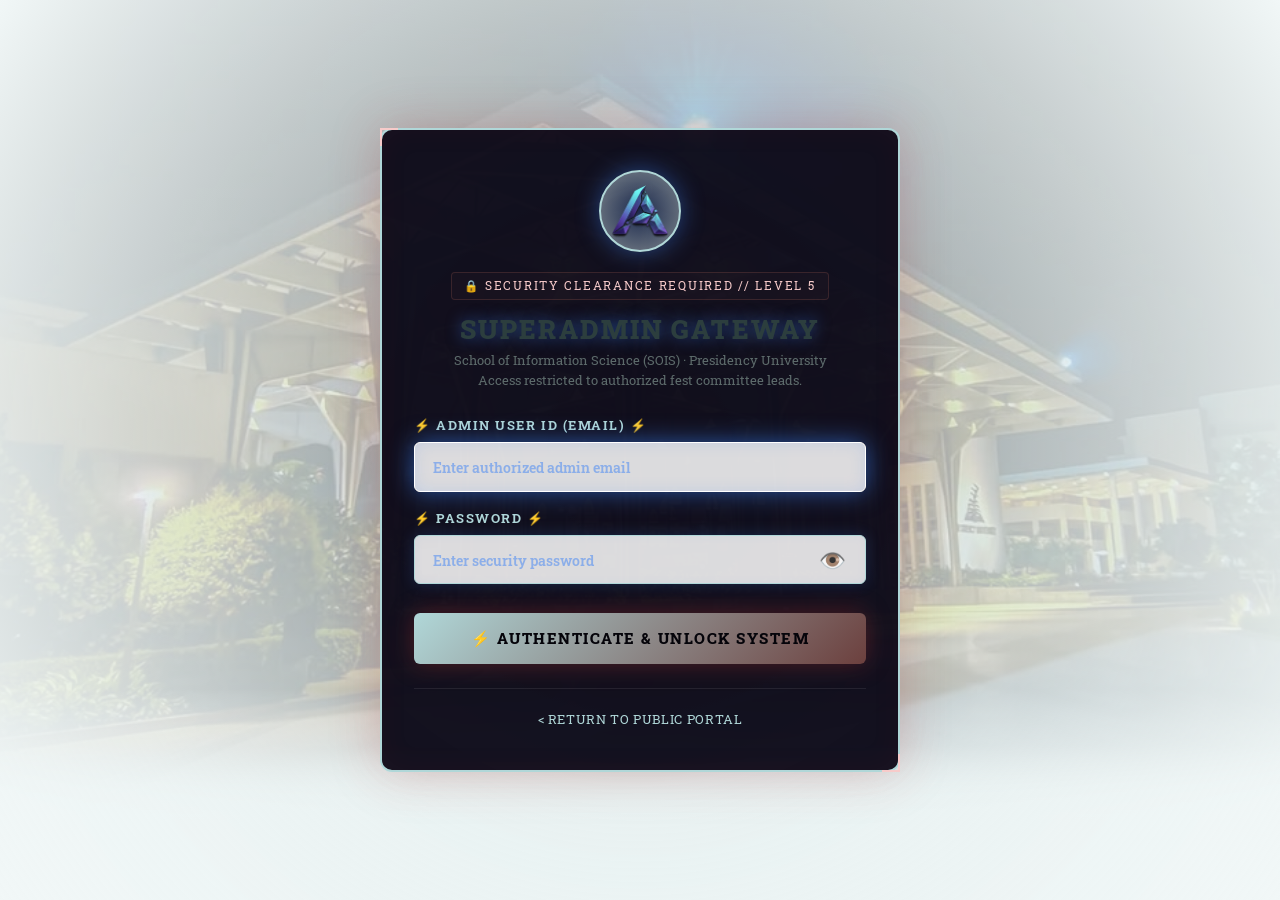
<file: admin.html>
﻿<!DOCTYPE html>
<html lang="en">
<head>
  

  <meta charset="UTF-8">
  <meta name="viewport" content="width=device-width, initial-scale=1.0">
  <meta http-equiv="X-UA-Compatible" content="ie=edge">

  <title>SUPERADMIN PORTAL | ARENIUM'27 | SOIS Presidency University</title>
  <meta name="robots" content="noindex, nofollow">

  <link rel="icon" type="image/svg+xml" href="images/favicon.svg">
  <link rel="preconnect" href="https://fonts.googleapis.com">
  <link rel="preconnect" href="https://fonts.gstatic.com" crossorigin>
  <link href="https://fonts.googleapis.com/css2?family=Roboto+Slab:wght@100..900&display=swap" rel="stylesheet">
  <link rel="stylesheet" href="css/style.css?v=2027Y">

  <style>
    /* ========================================================================
       SUPERADMIN BULLETPROOF GATEWAY AESTHETICS & CENTERING
       ======================================================================== */
    body#admin-app {
      margin: 0;
      padding: 0;
      background: #05040a;
      min-height: 100vh;
      font-family: var(--font-mono, 'Roboto Slab', serif);
      color: #fff;
    }

    #admin-lock-screen.admin-lock-overlay {
      position: fixed;
      inset: 0;
      width: 100vw;
      height: 100vh;
      background: radial-gradient(circle at center, rgba(16, 12, 34, 0.98) 0%, rgba(4, 3, 10, 1) 100%);
      z-index: 99999;
      display: flex;
      align-items: center;
      justify-content: center;
      padding: 1.5rem;
      box-sizing: border-box;
      overflow-y: auto;
    }

    .admin-lock-card {
      background: rgba(12, 10, 24, 0.96) !important;
      border: 2px solid var(--neon-cyan, #A52A2A) !important;
      box-shadow: 0 0 50px rgba(165, 42, 42, 0.25), inset 0 0 30px rgba(165, 42, 42, 0.06) !important;
      border-radius: 12px !important;
      width: 100% !important;
      max-width: 520px !important;
      margin: auto !important;
      padding: 2.5rem 2rem !important;
      text-align: center !important;
      box-sizing: border-box !important;
      position: relative !important;
    }

    .admin-lock-card::before,
    .admin-lock-card::after {
      content: "";
      position: absolute;
      width: 18px;
      height: 18px;
      border: 2px solid var(--neon-pink, #ff0055);
      pointer-events: none;
    }
    .admin-lock-card::before {
      top: -2px; left: -2px;
      border-right: none; border-bottom: none;
    }
    .admin-lock-card::after {
      bottom: -2px; right: -2px;
      border-left: none; border-top: none;
    }

    .admin-gateway-logo {
      width: 82px;
      height: 82px;
      border-radius: 50%;
      background: radial-gradient(circle, rgba(165, 42, 42, 0.22) 0%, rgba(7, 6, 15, 0.9) 100%);
      border: 2px solid var(--neon-cyan, #A52A2A);
      display: flex;
      align-items: center;
      justify-content: center;
      margin: 0 auto 1.2rem;
      box-shadow: 0 0 25px rgba(165, 42, 42, 0.45);
      padding: 10px;
      box-sizing: border-box;
    }

    .admin-gateway-logo img {
      width: 100%;
      height: 100%;
      object-fit: contain;
    }

    .admin-gateway-badge {
      display: inline-block;
      font-family: 'Roboto Slab', serif;
      font-size: 0.72rem;
      letter-spacing: 0.15em;
      color: var(--neon-pink, #ff0055);
      border: 1px solid rgba(108, 64, 62, 0.4);
      background: rgba(108, 64, 62, 0.08);
      padding: 0.25rem 0.75rem;
      border-radius: 4px;
      margin-bottom: 0.8rem;
      text-transform: uppercase;
    }

    .admin-gateway-title {
      font-family: var(--font-display, 'Roboto Slab', serif);
      font-size: 1.65rem;
      font-weight: 900;
      color: #ffffff;
      letter-spacing: 0.08em;
      margin: 0 0 0.4rem;
      text-shadow: 0 0 15px rgba(165, 42, 42, 0.5);
    }

    .admin-gateway-subtitle {
      font-family: 'Roboto Slab', serif;
      font-size: 0.82rem;
      color: var(--text-secondary, #9aa4c2);
      line-height: 1.5;
      margin: 0 0 1.5rem;
    }

    .admin-passkey-box {
      position: relative;
      width: 100%;
      max-width: 420px;
      margin: 0 auto 1.2rem;
      box-sizing: border-box;
    }

    .admin-passkey-glow {
      width: 100% !important;
      text-align: center !important;
      font-family: var(--font-mono, 'Roboto Slab', serif) !important;
      font-size: 1.4rem !important;
      font-weight: 800 !important;
      letter-spacing: 0.18em !important;
      color: #A52A2A !important;
      background: rgba(6, 5, 14, 0.95) !important;
      border: 2px solid #A52A2A !important;
      border-radius: 8px !important;
      padding: 1rem 3rem 1rem 3rem !important;
      box-shadow: 0 0 25px rgba(165, 42, 42, 0.35), inset 0 0 15px rgba(165, 42, 42, 0.12) !important;
      text-shadow: 0 0 12px rgba(165, 42, 42, 0.8) !important;
      box-sizing: border-box !important;
      transition: all 0.25s ease !important;
    }

    .admin-passkey-glow::placeholder {
      text-align: center !important;
      color: rgba(165, 42, 42, 0.45) !important;
      font-size: 1.05rem !important;
      font-weight: 600 !important;
      letter-spacing: 0.1em !important;
      text-shadow: 0 0 10px rgba(165, 42, 42, 0.35) !important;
    }

    .admin-passkey-glow:focus {
      border-color: #ffffff !important;
      box-shadow: 0 0 40px rgba(165, 42, 42, 0.8), 0 0 15px rgba(108, 64, 62, 0.4), inset 0 0 20px rgba(165, 42, 42, 0.25) !important;
      outline: none !important;
    }

    .admin-eye-btn {
      position: absolute;
      right: 12px;
      top: 50%;
      transform: translateY(-50%);
      background: transparent;
      border: none;
      color: var(--theme-primary, #A52A2A);
      cursor: pointer;
      font-size: 1.35rem;
      padding: 6px 8px;
      display: flex;
      align-items: center;
      justify-content: center;
      line-height: 1;
      opacity: 0.9;
      transition: all 0.2s ease;
      z-index: 25;
      user-select: none;
      -webkit-user-select: none;
    }
    .admin-eye-btn:hover {
      opacity: 1;
      transform: translateY(-50%) scale(1.15);
      color: #ffffff;
    }

    /* Prevent browser autofill from rendering white background */
    input:-webkit-autofill,
    input:-webkit-autofill:hover, 
    input:-webkit-autofill:focus,
    input:-webkit-autofill:active {
      -webkit-text-fill-color: #ffffff !important;
      -webkit-box-shadow: 0 0 0 1000px rgba(6, 5, 14, 0.98) inset !important;
      box-shadow: 0 0 0 1000px rgba(6, 5, 14, 0.98) inset !important;
      transition: background-color 5000s ease-in-out 0s;
    }

    [data-theme="light"] input:-webkit-autofill,
    [data-theme="light"] input:-webkit-autofill:hover, 
    [data-theme="light"] input:-webkit-autofill:focus,
    [data-theme="light"] input:-webkit-autofill:active {
      -webkit-text-fill-color: #1B2342 !important;
      -webkit-box-shadow: 0 0 0 1000px #ffffff inset !important;
      box-shadow: 0 0 0 1000px #ffffff inset !important;
    }

    .admin-unlock-btn {
      width: 100% !important;
      background: linear-gradient(135deg, var(--neon-cyan, #A52A2A) 0%, #6C403E 100%) !important;
      color: #05040a !important;
      font-family: var(--font-display, 'Roboto Slab', serif) !important;
      font-size: 0.95rem !important;
      font-weight: 800 !important;
      letter-spacing: 0.1em !important;
      padding: 0.95rem 1.5rem !important;
      border: none !important;
      border-radius: 6px !important;
      cursor: pointer !important;
      box-shadow: 0 0 25px rgba(165, 42, 42, 0.4) !important;
      transition: all 0.25s ease !important;
      box-sizing: border-box !important;
    }
    .admin-unlock-btn:hover {
      transform: translateY(-2px);
      box-shadow: 0 0 35px rgba(165, 42, 42, 0.7);
    }



    .admin-auth-error {
      display: none;
      background: rgba(108, 64, 62, 0.15);
      border: 1px solid var(--neon-pink, #ff0055);
      color: #ff3377;
      font-family: 'Roboto Slab', serif;
      font-size: 0.82rem;
      font-weight: 700;
      padding: 0.7rem 0.9rem;
      border-radius: 6px;
      margin-bottom: 1.2rem;
      box-shadow: 0 0 15px rgba(108, 64, 62, 0.3);
      animation: shakeError 0.3s ease-in-out;
    }

    .admin-auth-success {
      display: none;
      background: rgba(0, 255, 170, 0.15);
      border: 1px solid #00ffaa;
      color: #00ffaa;
      font-family: 'Roboto Slab', serif;
      font-size: 0.82rem;
      font-weight: 700;
      padding: 0.7rem 0.9rem;
      border-radius: 6px;
      margin-bottom: 1.2rem;
      box-shadow: 0 0 20px rgba(0, 255, 170, 0.3);
    }
  </style>
</head>
<body id="admin-app">
  <div class="bg-parallax-backdrop" aria-hidden="true"></div>
  <div class="bg-atmospheric-scrim" aria-hidden="true"></div>

  <!-- ========================================================================
       SECURITY GATEWAY LOCK SCREEN (AUTHORIZED FEST ADMINS ONLY)
       ======================================================================== -->
  <div id="admin-lock-screen" class="admin-lock-overlay">
    <div style="position: absolute; top: 1.5rem; right: 1.5rem; z-index: 100000;">
      
    </div>
    <div class="admin-lock-card">
      <div class="admin-gateway-logo">
        <img src="images/logo-emblem-clean.png?v=2027b" alt="ARENIUM'27 Logo" onerror="this.src='images/logo.svg'">
      </div>

      <div class="admin-gateway-badge">
        🔒 SECURITY CLEARANCE REQUIRED // LEVEL 5
      </div>

      <h1 class="admin-gateway-title">SUPERADMIN GATEWAY</h1>
      <p class="admin-gateway-subtitle">
        School of Information Science (SOIS) · Presidency University<br>
        Access restricted to authorized fest committee leads.
      </p>

      <div id="admin-auth-error" class="admin-auth-error" role="alert">
        ⚠️ ACCESS DENIED: Invalid User ID or Password. Check your credentials.
      </div>

      <div id="admin-auth-success" class="admin-auth-success" role="alert">
        ⚡ ACCESS GRANTED // INITIALIZING TERMINAL...
      </div>

      <form id="admin-login-form" onsubmit="event.preventDefault(); submitAdminLogin();">
        <!-- Field 1: User ID (Email) -->
        <div style="margin-bottom: 1rem; text-align: left;">
          <label class="admin-label" for="admin-email-input" style="display: block; font-size: 0.8rem; letter-spacing: 0.12em; color: var(--theme-primary); margin-bottom: 0.45rem; font-weight: 700;">
            ⚡ ADMIN USER ID (EMAIL) ⚡
          </label>
          <div class="admin-input-box">
            <input type="email" id="admin-email-input" class="admin-input-glow" placeholder="Enter authorized admin email" autocomplete="username" autofocus required>
          </div>
        </div>

        <!-- Field 2: Password with toggle button -->
        <div style="margin-bottom: 1.2rem; text-align: left;">
          <label class="admin-label" for="admin-passkey-input" style="display: block; font-size: 0.8rem; letter-spacing: 0.12em; color: var(--theme-primary); margin-bottom: 0.45rem; font-weight: 700;">
            ⚡ PASSWORD ⚡
          </label>
          <div class="admin-input-box" style="position: relative;">
            <input type="password" id="admin-passkey-input" class="admin-input-glow" placeholder="Enter security password" autocomplete="current-password" required style="padding-right: 3.2rem !important;">
            <button type="button" id="admin-toggle-pass-visibility" class="admin-eye-btn" onclick="toggleAdminPasswordVisibility(event)" title="Show / Hide Password" aria-label="Toggle password visibility">
              👁️
            </button>
          </div>
        </div>

        <button type="submit" id="admin-login-btn" class="admin-unlock-btn" style="margin-top: 0.6rem;">
          ⚡ AUTHENTICATE &amp; UNLOCK SYSTEM
        </button>
      </form>

      <div style="margin-top: 1.5rem; border-top: 1px solid rgba(255, 255, 255, 0.08); padding-top: 1rem;">
        <a href="index.html" class="terminal-link" style="font-size: 0.8rem;">
          &lt; RETURN TO PUBLIC PORTAL
        </a>
      </div>
    </div>
  </div>

  <script>
    // Bulletproof Failsafe Pre-Fed Admin Authentication Engine
    (function() {
      const PREFED_ADMINS = [
        {
          email: "singhkaushal.2507@gmail.com",
          password: "Kaush2507",
          name: "Kaushal Kumar Singh",
          role: "Finance & Registration Manager",
          badge: "Finance Lead"
        },
        {
          email: "Kathuriaabhyas@gmail.com",
          password: "Abhyas2108",
          name: "Abhyas Kathuria",
          role: "Technical Manager",
          badge: "Tech Lead"
        },
        {
          email: "ashlinsiddharth1@gmail.com",
          password: "Ashlin01",
          name: "Ashlin Siddharth",
          role: "Marketing and Registration Manager",
          badge: "Marketing Lead"
        },
        {
          email: "vimalrajsnkk@gmail.com",
          password: "Vimal69",
          name: "Vimal Raj",
          role: "Event Manager",
          badge: "Event Ops Lead"
        },
        {
          email: "kerenlois@presidencyuniversity.in",
          password: "Kerensois27",
          name: "Ms. Keren Lois Daniel",
          role: "Faculty Co-ordinator & Programme Lead",
          badge: "Faculty Convener"
        }
      ];

      window.PREFED_ADMINS = PREFED_ADMINS;

      function updateAdminProfileHeader(admin) {
        const nameEl = document.getElementById("admin-user-name");
        const roleEl = document.getElementById("admin-user-role");
        const ovNameEl = document.getElementById("overview-admin-name");
        const ovMetaEl = document.getElementById("overview-admin-meta");

        if (nameEl) nameEl.textContent = admin.name;
        if (roleEl) roleEl.textContent = admin.role;
        if (ovNameEl) ovNameEl.textContent = admin.name;
        if (ovMetaEl) ovMetaEl.textContent = `${admin.email} · ${admin.role}`;
      }

      function checkAuth() {
        let isAuth = false;
        try { isAuth = sessionStorage.getItem("arenium_admin_authenticated") === "true"; } catch(e){}
        if (!isAuth) {
          try { isAuth = localStorage.getItem("arenium_admin_authenticated") === "true"; } catch(e){}
        }
        if (!isAuth && window.__arenium_authenticated) isAuth = true;

        const lock = document.getElementById("admin-lock-screen");
        const app = document.getElementById("admin-main-interface");

        if (isAuth) {
          if (lock) lock.style.display = "none";
          if (app) app.style.display = "block";

          let curEmail = "";
          try {
            curEmail = sessionStorage.getItem("arenium_admin_user") || localStorage.getItem("arenium_admin_user") || "";
          } catch(e){}
          
          let currentAdmin = PREFED_ADMINS.find(u => u.email.toLowerCase() === curEmail.toLowerCase());
          if (!currentAdmin) {
            currentAdmin = {
              name: sessionStorage.getItem("arenium_admin_name") || "Fest Administrator",
              role: sessionStorage.getItem("arenium_admin_role") || "Superadmin",
              email: curEmail || "admin@presidencyuniversity.in"
            };
          }
          updateAdminProfileHeader(currentAdmin);

          if (typeof renderAdminOverview === "function" && window.FestDB) {
            try { renderAdminOverview(FestDB.getData()); } catch(e){}
          }
        } else {
          if (lock) lock.style.display = "flex";
          if (app) app.style.display = "none";
          const emailInp = document.getElementById("admin-email-input");
          if (emailInp) setTimeout(function() { emailInp.focus(); }, 150);
        }
      }


      // Interactive Eye Toggle to View / Hide Password
      window.toggleAdminPasswordVisibility = function(e) {
        if (e) {
          if (typeof e.preventDefault === "function") e.preventDefault();
          if (typeof e.stopPropagation === "function") e.stopPropagation();
        }
        const passInp = document.getElementById("admin-passkey-input");
        const toggleBtn = document.getElementById("admin-toggle-pass-visibility");
        if (!passInp) return false;
        const currentType = passInp.getAttribute("type") || passInp.type;
        const nextType = currentType === "password" ? "text" : "password";
        passInp.type = nextType;
        passInp.setAttribute("type", nextType);
        if (toggleBtn) {
          toggleBtn.textContent = nextType === "text" ? "🙈" : "👁️";
          toggleBtn.setAttribute("title", nextType === "text" ? "Hide Password" : "Show Password");
        }
        return false;
      };

      // Strict Authentication for Authorized Admins Only
      window.submitAdminLogin = function() {
        const emailInp = document.getElementById("admin-email-input");
        const passInp = document.getElementById("admin-passkey-input");
        
        const rawEmail = emailInp ? emailInp.value.trim() : "";
        const rawPass = passInp ? passInp.value.trim() : "";
        const cleanEmail = rawEmail.toLowerCase();

        const err = document.getElementById("admin-auth-error");
        const succ = document.getElementById("admin-auth-success");

        // Strictly check against the 5 pre-fed authorized fest admins
        let matched = PREFED_ADMINS.find(u => 
          u.email.toLowerCase() === cleanEmail && u.password === rawPass
        );

        if (matched) {
          window.__arenium_authenticated = true;
          try {
            sessionStorage.setItem("arenium_admin_authenticated", "true");
            sessionStorage.setItem("arenium_admin_user", matched.email);
            sessionStorage.setItem("arenium_admin_name", matched.name);
            sessionStorage.setItem("arenium_admin_role", matched.role);
            localStorage.setItem("arenium_admin_authenticated", "true");
            localStorage.setItem("arenium_admin_user", matched.email);
            localStorage.setItem("arenium_admin_name", matched.name);
            localStorage.setItem("arenium_admin_role", matched.role);
          } catch(e){}

          if (err) err.style.display = "none";
          if (succ) {
            succ.style.display = "block";
            succ.textContent = `⚡ ACCESS GRANTED // WELCOME ${matched.name.toUpperCase()} (${matched.role.toUpperCase()})...`;
          }

          setTimeout(function() {
            checkAuth();
            if (typeof initAdminPanel === "function") {
              initAdminPanel();
            }
          }, 350);
          return true;
        } else {
          if (err) {
            err.style.display = "block";
            err.textContent = "⚠️ ACCESS DENIED: Invalid User ID or Password. Check your credentials.";
          }
          if (succ) succ.style.display = "none";
          if (passInp) {
            passInp.value = "";
            passInp.focus();
          }
          return false;
        }
      };

      window.adminLogout = function() {
        window.__arenium_authenticated = false;
        try {
          sessionStorage.removeItem("arenium_admin_authenticated");
          sessionStorage.removeItem("arenium_admin_user");
          sessionStorage.removeItem("arenium_admin_name");
          sessionStorage.removeItem("arenium_admin_role");
          localStorage.removeItem("arenium_admin_authenticated");
          localStorage.removeItem("arenium_admin_user");
          localStorage.removeItem("arenium_admin_name");
          localStorage.removeItem("arenium_admin_role");
        } catch(e){}
        location.reload();
      };

      document.addEventListener("DOMContentLoaded", function() {
        checkAuth();
      });
    })();
  </script>

  <!-- ========================================================================
       AUTHENTICATED ADMIN INTERFACE
       ======================================================================== -->
  <div id="admin-main-interface" style="display: none;">

    <!-- ========================================================================
         ADMIN TOP BAR
         ======================================================================== -->
    <header class="site-header" role="banner" style="position: sticky; top: 0; z-index: 100;">
      <div class="container header-container">
        <div style="display: flex; align-items: center; gap: 1rem;">
          <!-- Brand Logo & Wordmark -->
      <a href="index.html" class="brand-link" aria-label="Presidency University Home">
        <img src="images/presidency-university-logo-dark.png?v=2027" alt="Presidency University" class="header-pu-logo" width="145" height="29">
      </a>
          <span style="background: var(--theme-secondary); color: #fff; font-family: var(--font-display); font-size: 0.65rem; font-weight: 900; padding: 0.2rem 0.6rem; border-radius: 4px; letter-spacing: 0.1em;">
            SUPERADMIN CONSOLE
          </span>
        </div>

        <div style="display: flex; gap: 0.8rem; align-items: center; flex-wrap: wrap;">
          <!-- Active Admin User Badge -->
          <div id="admin-user-badge" class="admin-user-pill" title="Currently authenticated fest admin">
            <span class="admin-user-dot"></span>
            <span id="admin-user-name" style="font-weight: 700; color: var(--text-primary);">Kaushal Kumar Singh</span>
            <span id="admin-user-role" class="admin-quick-pill-badge">Finance Lead</span>
          </div>

          
          <a href="index.html" target="_blank" class="btn btn-ghost" style="padding: 0.5rem 0.9rem; font-size: 0.75rem;">
            🌐 VIEW LIVE WEBSITE &gt;
          </a>
          <button id="admin-export-btn" class="btn btn-primary" style="padding: 0.5rem 0.9rem; font-size: 0.75rem;">
            💾 EXPORT JSON
          </button>
          <button id="admin-logout-btn" class="btn btn-ghost" style="padding: 0.5rem 0.9rem; font-size: 0.75rem; color: var(--theme-primary); border-color: var(--theme-primary);" onclick="adminLogout()">
            🔒 LOGOUT
          </button>
        </div>
      </div>
    </header>

  <!-- ========================================================================
       ADMIN CONSOLE LAYOUT
       ======================================================================== -->
  <div class="admin-layout">

    <!-- Sidebar Navigation -->
    <aside class="admin-sidebar" role="navigation">
      <div style="font-family: var(--font-mono); font-size: 0.7rem; color: var(--text-muted); margin-bottom: 0.5rem; padding-left: 0.5rem; letter-spacing: 0.1em;">
        TERMINAL MODULES
      </div>

      <button type="button" class="admin-nav-btn active" data-tab="tab-overview">
        📊 Overview &amp; Stats
      </button>
      <button type="button" class="admin-nav-btn" data-tab="tab-events">
        🎮 Events &amp; Rulebooks
      </button>
      <button type="button" class="admin-nav-btn" data-tab="tab-registrations">
        📝 Registrations &amp; Portal
      </button>
      <button type="button" class="admin-nav-btn" data-tab="tab-schedule">
        📅 Event Schedules
      </button>
      <button type="button" class="admin-nav-btn" data-tab="tab-coords">
        👥 4 Coordinators &amp; Photos
      </button>
      <button type="button" class="admin-nav-btn" data-tab="tab-leadership">
        🏛️ Dean, HOD &amp; SOIS Faculty
      </button>
      <button type="button" class="admin-nav-btn" data-tab="tab-winners">
        🏆 Winners &amp; Results
      </button>
      <button type="button" class="admin-nav-btn" data-tab="tab-certificates">
        📜 Uploaded Certificates
      </button>
      <button type="button" class="admin-nav-btn" data-tab="tab-announcements">
        📢 ₹1.5L Ticker &amp; Alerts
      </button>
      <button type="button" class="admin-nav-btn" data-tab="tab-sponsors">
        🤝 Sponsors &amp; Partners
      </button>
      <button type="button" class="admin-nav-btn" data-tab="tab-gallery">
        📸 Gallery Photos
      </button>
      <button type="button" class="admin-nav-btn" data-tab="tab-settings">
        📱 Scanner &amp; Date Config
      </button>
      <button type="button" class="admin-nav-btn" data-tab="tab-backup">
        💾 Backup, Import &amp; Reset
      </button>

      <div style="margin-top: auto; padding: 1rem 0.5rem; border-top: 1px solid rgba(255,255,255,0.08); font-size: 0.75rem; color: var(--text-muted); line-height: 1.5;">
        <strong style="color: #A52A2A; display: block;">Fest Engine Live:</strong>
        Changes auto-sync to all client pages via localStorage.
      </div>
    </aside>

    <!-- Main Working Panel -->
    <main class="admin-main-panel">

      <!-- --------------------------------------------------------------------
           TAB 1: OVERVIEW & STATS
           -------------------------------------------------------------------- -->
      <div id="tab-overview" class="admin-tab-pane">
        <!-- Active Authenticated Admin Banner -->
        <div class="cyber-card" style="padding: 1.2rem; margin-bottom: 1.5rem; background: rgba(var(--primary-rgb), 0.06); border: 1px solid var(--theme-primary); display: flex; justify-content: space-between; align-items: center; flex-wrap: wrap; gap: 1rem;">
          <div style="display: flex; align-items: center; gap: 0.9rem;">
            <div style="width: 44px; height: 44px; border-radius: 50%; background: rgba(var(--primary-rgb), 0.2); border: 2px solid var(--theme-primary); display: flex; align-items: center; justify-content: center; font-size: 1.3rem;">
              🛡️
            </div>
            <div>
              <div style="font-family: var(--font-mono); font-size: 0.72rem; color: var(--text-muted); text-transform: uppercase; letter-spacing: 0.1em;">CURRENT ACTIVE ADMINISTRATOR</div>
              <div id="overview-admin-name" style="font-family: var(--font-display); font-size: 1.1rem; font-weight: 800; color: var(--text-primary);">Kaushal Kumar Singh</div>
              <div id="overview-admin-meta" style="font-family: var(--font-mono); font-size: 0.78rem; color: var(--text-secondary);">singhkaushal.2507@gmail.com · Finance &amp; Registration Manager</div>
            </div>
          </div>
          <div style="display: flex; align-items: center; gap: 0.6rem;">
            <span class="admin-quick-pill-badge" style="background: rgba(0, 255, 170, 0.15); border-color: #00ffaa; color: #00ffaa;">● ACTIVE SESSION</span>
            <button class="btn btn-ghost" style="padding: 0.4rem 0.8rem; font-size: 0.75rem;" onclick="adminLogout()">🔒 SWITCH ADMIN</button>
          </div>
        </div>

        <div style="margin-bottom: 1.5rem;">
          <span class="section-tag">[SYSTEM METRICS]</span>
          <h1 style="font-family: var(--font-display); font-size: 1.8rem; color: #fff;">FESTIVAL CONTROL MATRIX</h1>
          <p style="color: var(--text-secondary); font-size: 0.9rem;">
            Real-time status overview of ARENIUM'27 website assets, competitions, and coordinator registry.
          </p>
        </div>

        <div class="admin-stats-grid">
          <div class="admin-stat-card">
            <div class="admin-stat-num" id="stat-total-events">10</div>
            <div class="admin-stat-label">Active Competitions</div>
          </div>
          <div class="admin-stat-card">
            <div class="admin-stat-num" id="stat-total-coords">4</div>
            <div class="admin-stat-label">Student Coordinators</div>
          </div>
          <div class="admin-stat-card">
            <div class="admin-stat-num" id="stat-total-sponsors">6</div>
            <div class="admin-stat-label">Active Sponsors</div>
          </div>
          <div class="admin-stat-card">
            <div class="admin-stat-num" id="stat-total-winners">9</div>
            <div class="admin-stat-label">Winner Podiums Configured</div>
          </div>
          <div class="admin-stat-card">
            <div class="admin-stat-num" id="stat-total-certs">9</div>
            <div class="admin-stat-label">Issued Certificates</div>
          </div>
          <div class="admin-stat-card">
            <div class="admin-stat-num" id="stat-total-registrations">4</div>
            <div class="admin-stat-label">Total Registrations</div>
          </div>
        </div>

        <div class="cyber-card" style="padding: 1.5rem; margin-top: 1.5rem;">
          <h3 style="font-family: var(--font-display); color: #A52A2A; margin-bottom: 0.8rem;">
            ⚡ QUICK ADMIN SHORTCUTS
          </h3>
          <div style="display: flex; gap: 0.8rem; flex-wrap: wrap;">
            <button class="btn btn-primary" onclick="addNewAdminEvent()">➕ Add New Event</button>
            <button class="btn btn-ghost" onclick="addNewAdminScheduleItem()">📅 Add Schedule Milestone</button>
            <button class="btn btn-ghost" onclick="addNewAdminSponsor()">➕ Add Sponsor</button>
            <button class="btn btn-ghost" onclick="addNewAdminGalleryPhoto()">➕ Add Gallery Photo</button>
            <a href="winners.html" target="_blank" class="btn btn-ghost">🏆 Preview Winners Page</a>
            <a href="certificate.html" target="_blank" class="btn btn-ghost">📜 Launch Certificate Studio</a>
          </div>
        </div>
      </div>

      <!-- --------------------------------------------------------------------
           TAB 2: EVENTS & RULEBOOKS
           -------------------------------------------------------------------- -->
      <div id="tab-events" class="admin-tab-pane" style="display: none;">
        <div style="display: flex; justify-content: space-between; align-items: center; margin-bottom: 1.5rem; flex-wrap: wrap; gap: 1rem;">
          <div>
            <span class="section-tag">[ARENAS DATABASE]</span>
            <h2 style="font-family: var(--font-display); font-size: 1.6rem; color: #fff;">MANAGE EVENTS &amp; POSTERS</h2>
            <p style="color: var(--text-secondary); font-size: 0.85rem;">
              Edit event titles, categories, descriptions, cash prizes, assigned coordinator, and rulebooks.
            </p>
          </div>
          <button class="btn btn-primary" onclick="addNewAdminEvent()">➕ ADD NEW EVENT</button>
        </div>

        <div style="overflow-x: auto;">
          <table class="admin-table">
            <thead>
              <tr>
                <th>Event Name &amp; ID</th>
                <th>Category</th>
                <th>Prize Pool</th>
                <th>Coordinator</th>
                <th>Actions</th>
              </tr>
            </thead>
            <tbody id="admin-events-table-body">
              <!-- Rendered via renderAdminEvents() -->
            </tbody>
          </table>
        </div>
      </div>

      <!-- --------------------------------------------------------------------
           TAB: DELEGATE REGISTRATIONS & PORTAL CUSTOMIZATION
           -------------------------------------------------------------------- -->
      <div id="tab-registrations" class="admin-tab-pane" style="display: none;">
        <div style="display: flex; justify-content: space-between; align-items: flex-start; margin-bottom: 1.5rem; flex-wrap: wrap; gap: 1rem;">
          <div>
            <span class="section-tag">[DELEGATE REGISTRY &amp; CUSTOMIZATION]</span>
            <h2 style="font-family: var(--font-display); font-size: 1.6rem; color: #fff;">REGISTRATION MANAGER &amp; PORTAL CONFIG</h2>
            <p style="color: var(--text-secondary); font-size: 0.85rem;">
              Manage delegate registrations, update portal status, configure UPI payment gateway, customize instructions, and adjust competition fees.
            </p>
          </div>
          <div style="display: flex; gap: 0.6rem; flex-wrap: wrap;">
            <button class="btn btn-primary" onclick="exportRegistrationsCSV()">
              📥 Export to CSV / Excel
            </button>
            <button class="btn btn-ghost" onclick="openManualRegModal()">
              + Add Walk-in Registration
            </button>
            <a href="register.html" target="_blank" class="btn btn-ghost">
              ↗ Live Portal View
            </a>
          </div>
        </div>

        <!-- Portal Customization Card -->
        <div class="cyber-card" style="padding: 1.5rem; margin-bottom: 2rem;">
          <h3 style="color: #60A5FA; font-family: var(--font-display); font-size: 1.15rem; margin-bottom: 1rem;">
            ⚙️ REGISTRATION PORTAL CUSTOMIZATION SETTINGS
          </h3>

          <div style="display: grid; grid-template-columns: repeat(auto-fit, minmax(280px, 1fr)); gap: 1.2rem; margin-bottom: 1.2rem;">
            <div class="admin-form-group">
              <label class="admin-label" for="reg-admin-status">REGISTRATION SYSTEM STATUS</label>
              <select id="reg-admin-status" class="admin-select">
                <option value="open">🟢 LIVE &amp; OPEN (Accepting Online Registrations)</option>
                <option value="spot_only">🟡 ON-SPOT ONLY (Desk Registration at Campus)</option>
                <option value="closed">🔴 CLOSED (Registrations Halted)</option>
              </select>
            </div>

            <div class="admin-form-group">
              <label class="admin-label" for="reg-admin-mode">PORTAL MODE</label>
              <select id="reg-admin-mode" class="admin-select">
                <option value="internal">Built-in Dedicated Portal (register.html)</option>
                <option value="external">External Google Form / Unstop Link</option>
              </select>
            </div>

            <div class="admin-form-group">
              <label class="admin-label" for="reg-admin-external-url">EXTERNAL REGISTRATION URL</label>
              <input type="url" id="reg-admin-external-url" class="admin-input" placeholder="https://forms.google.com/...">
            </div>

            <div class="admin-form-group">
              <label class="admin-label" for="reg-admin-upi">RECEIVING UPI ID</label>
              <input type="text" id="reg-admin-upi" class="admin-input" placeholder="arenium27@icici">
            </div>

            <div class="admin-form-group">
              <label class="admin-label" for="reg-admin-qr">PAYMENT QR CODE IMAGE PATH</label>
              <input type="text" id="reg-admin-qr" class="admin-input" placeholder="images/qrcode.png">
            </div>
          </div>

          <div class="admin-form-group">
            <label class="admin-label" for="reg-admin-instructions">CUSTOM PORTAL INSTRUCTIONS &amp; GUIDELINES</label>
            <textarea id="reg-admin-instructions" class="admin-textarea" rows="3" placeholder="Enter registration instructions displayed to participants..."></textarea>
          </div>

          <!-- Event Fees Editor Accordion / Grid -->
          <div style="margin-top: 1.2rem; border-top: 1px solid rgba(255,255,255,0.08); padding-top: 1.2rem;">
            <div style="font-size: 0.82rem; font-weight: 700; color: #93C5FD; margin-bottom: 0.8rem; letter-spacing: 0.05em;">
              💳 CUSTOMIZE COMPETITION REGISTRATION FEES
            </div>
            <div id="reg-admin-fees-grid" style="display: grid; grid-template-columns: repeat(auto-fit, minmax(240px, 1fr)); gap: 0.8rem;">
              <!-- Dynamically populated per event -->
            </div>
          </div>

          <button id="admin-save-reg-config-btn" class="btn btn-primary" style="margin-top: 1.5rem;">
            💾 SAVE PORTAL CONFIGURATION
          </button>
        </div>

        <!-- Registrations Filter & Live Table -->
        <div class="cyber-card" style="padding: 1.5rem;">
          <div style="display: flex; justify-content: space-between; align-items: center; margin-bottom: 1.2rem; flex-wrap: wrap; gap: 1rem;">
            <div style="display: flex; gap: 0.8rem; flex-wrap: wrap; align-items: center;">
              <select id="reg-filter-event" class="admin-select" style="max-width: 240px;">
                <option value="ALL">All Competitions</option>
              </select>
              <select id="reg-filter-status" class="admin-select" style="max-width: 180px;">
                <option value="ALL">All Statuses</option>
                <option value="Confirmed">Confirmed</option>
                <option value="Pending">Pending</option>
                <option value="Rejected">Rejected</option>
              </select>
              <input type="text" id="reg-search-input" class="admin-input" placeholder="Search name, USN, college, UTR..." style="max-width: 280px;">
            </div>

            <div style="font-family: var(--font-mono); font-size: 0.82rem; color: #94A3B8;">
              Showing <span id="reg-count-display" style="color: #60A5FA; font-weight: 700;">0</span> records
            </div>
          </div>

          <div style="overflow-x: auto;">
            <table class="admin-table">
              <thead>
                <tr>
                  <th>REG ID</th>
                  <th>DELEGATE &amp; CONTACT</th>
                  <th>COLLEGE &amp; USN</th>
                  <th>ARENA / TRACK</th>
                  <th>UTR / TRANSACTION</th>
                  <th>STATUS</th>
                  <th>ACTIONS</th>
                </tr>
              </thead>
              <tbody id="admin-registrations-table-body">
                <!-- Dynamically rendered -->
              </tbody>
            </table>
          </div>
        </div>
      </div>

      <!-- --------------------------------------------------------------------
           TAB: EVENT SCHEDULES
           -------------------------------------------------------------------- -->
      <div id="tab-schedule" class="admin-tab-pane" style="display: none;">
        <div style="display: flex; justify-content: space-between; align-items: center; margin-bottom: 1.5rem; flex-wrap: wrap; gap: 1rem;">
          <div>
            <span class="section-tag">[TIMELINE CHRONOLOGY]</span>
            <h2 style="font-family: var(--font-display); font-size: 1.6rem; color: #fff;">MANAGE EVENT SCHEDULES</h2>
            <p style="color: var(--text-secondary); font-size: 0.85rem;">
              Update time slots, venues, categories, Day 1 / Day 2 assignments, and operational notes.
            </p>
          </div>
          <button class="btn btn-primary" onclick="addNewAdminScheduleItem()">➕ ADD SCHEDULE ITEM</button>
        </div>

        <div style="overflow-x: auto;">
          <table class="admin-table">
            <thead>
              <tr>
                <th>Day &amp; Time</th>
                <th>Event / Milestone</th>
                <th>Category</th>
                <th>Venue</th>
                <th>Actions</th>
              </tr>
            </thead>
            <tbody id="admin-schedule-table-body">
              <!-- Rendered via renderAdminSchedule() -->
            </tbody>
          </table>
        </div>
      </div>

      <!-- --------------------------------------------------------------------
           TAB 3: COORDINATORS & PHOTOS
           -------------------------------------------------------------------- -->
      <div id="tab-coords" class="admin-tab-pane" style="display: none;">
        <div style="margin-bottom: 1.5rem;">
          <span class="section-tag">[LEADERSHIP MATRIX]</span>
          <h2 style="font-family: var(--font-display); font-size: 1.6rem; color: #fff;">4 STUDENT COORDINATORS</h2>
          <p style="color: var(--text-secondary); font-size: 0.85rem;">
            Update names, phone numbers, roles, and avatar/photo image paths for Kaushal Kumar, Ashlin, Abhyas Kathuria, and Vimal.
          </p>
        </div>

        <div id="admin-coords-list">
          <!-- Rendered via renderAdminCoordinators() -->
        </div>
      </div>

      <!-- --------------------------------------------------------------------
           TAB 4: DEAN, HOD & FULL SOIS LEADERSHIP
           -------------------------------------------------------------------- -->
      <div id="tab-leadership" class="admin-tab-pane" style="display: none;">
        <div style="margin-bottom: 1.5rem;">
          <span class="section-tag">[FACULTY PATRONS]</span>
          <h2 style="font-family: var(--font-display); font-size: 1.6rem; color: #fff;">DEAN, HOD &amp; SOIS FACULTY CREW</h2>
          <p style="color: var(--text-secondary); font-size: 0.85rem;">
            Manage Patron / Dean Dr. C. Kalaiarasan, HOD Dr. K. G. Mohan, Programme Organiser Ms. Keren Lois Daniel, and SOIS department mentors.
          </p>
        </div>

        <div id="admin-leadership-list">
          <!-- Rendered via renderAdminLeadership() -->
        </div>
      </div>

      <!-- --------------------------------------------------------------------
           TAB 5: WINNERS & RESULTS
           -------------------------------------------------------------------- -->
      <div id="tab-winners" class="admin-tab-pane" style="display: none;">
        <div style="margin-bottom: 1.5rem;">
          <span class="section-tag">[CHAMPIONS REGISTRY]</span>
          <h2 style="font-family: var(--font-display); font-size: 1.6rem; color: #fff;">WINNERS &amp; RESULTS PUBLISHING</h2>
          <p style="color: var(--text-secondary); font-size: 0.85rem;">
            Toggle public visibility of results on winners.html, edit 1st, 2nd, and 3rd place podium standings and cash prizes.
          </p>
        </div>

        <!-- Publish Toggle Box -->
        <div class="cyber-card" style="padding: 1.2rem; margin-bottom: 1.5rem; display: flex; align-items: center; justify-content: space-between; border-color: var(--neon-yellow);">
          <div>
            <strong style="color: #fff; font-size: 1rem; display: block;">PUBLISH RESULTS ON LIVE WEBSITE</strong>
            <span style="font-size: 0.8rem; color: var(--text-secondary);">
              When checked, winners.html displays the full podium leaderboard. When unchecked, it shows "Results Locked".
            </span>
          </div>
          <label style="display: flex; align-items: center; gap: 0.5rem; font-family: var(--font-mono); color: var(--neon-yellow); cursor: pointer;">
            <input type="checkbox" id="admin-publish-results-toggle" style="width: 20px; height: 20px; cursor: pointer;">
            <span>ACTIVE</span>
          </label>
        </div>

        <div id="admin-winners-list">
          <!-- Rendered via renderAdminWinners() -->
        </div>
      </div>

      <!-- --------------------------------------------------------------------
           TAB: UPLOADED CERTIFICATES & DOWNLOAD MANAGER
           -------------------------------------------------------------------- -->
      <div id="tab-certificates" class="admin-tab-pane" style="display: none;">
        <div style="display: flex; justify-content: space-between; align-items: center; margin-bottom: 1.5rem; flex-wrap: wrap; gap: 1rem;">
          <div>
            <span class="section-tag">[ACCREDITATION REPOSITORY]</span>
            <h2 style="font-family: var(--font-display); font-size: 1.6rem; color: #fff;">MANAGE PARTICIPANT CERTIFICATES</h2>
            <p style="color: var(--text-secondary); font-size: 0.85rem;">
              Upload, add, or edit event participation and merit certificates for online verification and student download.
            </p>
          </div>
          <button class="btn btn-primary" onclick="addNewAdminCertificate()">➕ ADD NEW CERTIFICATE</button>
        </div>

        <!-- Publish Certificates Toggle Box -->
        <div class="cyber-card" style="padding: 1.2rem; margin-bottom: 1.5rem; display: flex; align-items: center; justify-content: space-between; border-color: #A52A2A;">
          <div>
            <strong style="color: #fff; font-size: 1rem; display: block;">ENABLE CERTIFICATE DOWNLOADS ON PUBLIC PORTAL</strong>
            <span style="font-size: 0.8rem; color: var(--text-secondary);">
              When active, participants can search and download their verified certificates on certificate.html.
            </span>
          </div>
          <label style="display: flex; align-items: center; gap: 0.5rem; font-family: var(--font-mono); color: #A52A2A; cursor: pointer;">
            <input type="checkbox" id="admin-publish-certs-toggle" style="width: 20px; height: 20px; cursor: pointer;">
            <span>ACTIVE</span>
          </label>
        </div>

        <div style="overflow-x: auto;">
          <table class="admin-table">
            <thead>
              <tr>
                <th>Certificate ID</th>
                <th>Recipient / Team</th>
                <th>Event Name</th>
                <th>Award / Tier</th>
                <th>College</th>
                <th>Actions</th>
              </tr>
            </thead>
            <tbody id="admin-certs-table-body">
              <!-- Rendered via renderAdminCertificates() -->
            </tbody>
          </table>
        </div>
      </div>

      <!-- --------------------------------------------------------------------
           TAB 6: ANNOUNCEMENTS & TICKER
           -------------------------------------------------------------------- -->
      <div id="tab-announcements" class="admin-tab-pane" style="display: none;">
        <div style="margin-bottom: 1.5rem;">
          <span class="section-tag">[BROADCAST TRANSMISSION]</span>
          <h2 style="font-family: var(--font-display); font-size: 1.6rem; color: #fff;">PRIZE POOL TICKER &amp; ALERTS</h2>
          <p style="color: var(--text-secondary); font-size: 0.85rem;">
            Edit the continuous neon moving ticker message (1.5 Lakhs Prize Pool) and emergency alert banners.
          </p>
        </div>

        <div class="cyber-card" style="padding: 1.5rem;">
          <div class="admin-form-group">
            <label class="admin-label" for="admin-ticker-input">MOVING NEON TICKER TEXT ({PRICE MONEY 1.5L})</label>
            <textarea id="admin-ticker-input" class="admin-textarea" rows="3"></textarea>
          </div>

          <div class="admin-form-group">
            <label class="admin-label" for="admin-banner-input">BREAKING ANNOUNCEMENT BANNER</label>
            <input type="text" id="admin-banner-input" class="admin-input">
          </div>

          <button id="admin-save-announcements-btn" class="btn btn-primary" style="margin-top: 1rem;">
            💾 SAVE ANNOUNCEMENTS LIVE
          </button>
        </div>
      </div>

      <!-- --------------------------------------------------------------------
           TAB 7: SPONSORS
           -------------------------------------------------------------------- -->
      <div id="tab-sponsors" class="admin-tab-pane" style="display: none;">
        <div style="display: flex; justify-content: space-between; align-items: center; margin-bottom: 1.5rem; flex-wrap: wrap; gap: 1rem;">
          <div>
            <span class="section-tag">[PARTNERSHIP NETWORK]</span>
            <h2 style="font-family: var(--font-display); font-size: 1.6rem; color: #fff;">MANAGE SPONSORS</h2>
            <p style="color: var(--text-secondary); font-size: 0.85rem;">
              Add, edit, or remove corporate partners, title sponsors, gaming brands, and logo URLs.
            </p>
          </div>
          <button class="btn btn-primary" onclick="addNewAdminSponsor()">➕ ADD SPONSOR</button>
        </div>

        <div id="admin-sponsors-list">
          <!-- Rendered via renderAdminSponsors() -->
        </div>
      </div>

      <!-- --------------------------------------------------------------------
           TAB 8: GALLERY
           -------------------------------------------------------------------- -->
      <div id="tab-gallery" class="admin-tab-pane" style="display: none;">
        <div style="display: flex; justify-content: space-between; align-items: center; margin-bottom: 1.5rem; flex-wrap: wrap; gap: 1rem;">
          <div>
            <span class="section-tag">[VISUAL ARCHIVE]</span>
            <h2 style="font-family: var(--font-display); font-size: 1.6rem; color: #fff;">GALLERY MOMENTS</h2>
            <p style="color: var(--text-secondary); font-size: 0.85rem;">
              Add new stage photos, crowds, LAN gaming captures, and hashtag categories.
            </p>
          </div>
          <button class="btn btn-primary" onclick="addNewAdminGalleryPhoto()">➕ ADD PHOTO</button>
        </div>

        <div id="admin-gallery-list">
          <!-- Rendered via renderAdminGallery() -->
        </div>
      </div>

      <!-- --------------------------------------------------------------------
           TAB 9: SCANNER & DATE SETTINGS
           -------------------------------------------------------------------- -->
      <div id="tab-settings" class="admin-tab-pane" style="display: none;">
        <div style="margin-bottom: 1.5rem;">
          <span class="section-tag">[CORE PROTOCOL]</span>
          <h2 style="font-family: var(--font-display); font-size: 1.6rem; color: #fff;">REGISTRATION SCANNER &amp; CONFIG</h2>
          <p style="color: var(--text-secondary); font-size: 0.85rem;">
            Update master Google Form / Unstop registration link, countdown date, and scanner QR code.
          </p>
        </div>

        <div class="cyber-card" style="padding: 1.5rem;">
          <div class="admin-form-group">
            <label class="admin-label" for="admin-setting-regurl">MASTER REGISTRATION PORTAL URL</label>
            <input type="url" id="admin-setting-regurl" class="admin-input" placeholder="https://forms.google.com/...">
            <span style="font-size: 0.72rem; color: var(--text-muted); margin-top: 0.2rem; display: block;">
              All "REGISTER NOW" buttons on header, hero, cards, and modal redirect to this URL.
            </span>
          </div>

          <div class="admin-form-group">
            <label class="admin-label" for="admin-setting-eventdate">COUNTDOWN TARGET DATE (ISO 8601)</label>
            <input type="text" id="admin-setting-eventdate" class="admin-input" placeholder="2027-02-04T08:30:00+05:30">
          </div>

          <div class="admin-form-group">
            <label class="admin-label" for="admin-setting-qrimg">SCANNER QR CODE IMAGE PATH / URL</label>
            <input type="text" id="admin-setting-qrimg" class="admin-input" placeholder="images/qrcode.png">
          </div>

          <button id="admin-save-settings-btn" class="btn btn-primary" style="margin-top: 1rem;">
            💾 SAVE CONFIGURATION
          </button>
        </div>

        <!-- Authorized System Administrators Directory -->
        <div class="cyber-card" style="padding: 1.5rem; margin-top: 1.5rem;">
          <div style="display: flex; justify-content: space-between; align-items: center; margin-bottom: 1rem; flex-wrap: wrap; gap: 0.5rem;">
            <div>
              <h3 style="color: #A52A2A; font-family: var(--font-display); font-size: 1.1rem; margin: 0 0 0.3rem;">
                👥 PRE-CONFIGURED FEST ADMINISTRATORS
              </h3>
              <p style="color: var(--text-secondary); font-size: 0.8rem; margin: 0;">
                Authorized credentials provisioned for ARENIUM'27 organizing leadership.
              </p>
            </div>
            <span class="admin-quick-pill-badge" style="background: rgba(0, 255, 170, 0.15); border-color: #00ffaa; color: #00ffaa;">
              5 ACTIVE ACCOUNTS
            </span>
          </div>

          <div style="overflow-x: auto;">
            <table class="admin-table">
              <thead>
                <tr>
                  <th>ADMIN NAME</th>
                  <th>USER ID (EMAIL)</th>
                  <th>ROLE</th>
                  <th>SECURITY CLEARANCE</th>
                </tr>
              </thead>
              <tbody>
                <tr>
                  <td><strong>Kaushal Kumar Singh</strong></td>
                  <td><code>singhkaushal.2507@gmail.com</code></td>
                  <td>Finance &amp; Registration Manager</td>
                  <td><span class="admin-quick-pill-badge" style="color: #00ffaa; border-color: #00ffaa;">● LEVEL 5 ACTIVE</span></td>
                </tr>
                <tr>
                  <td><strong>Abhyas Kathuria</strong></td>
                  <td><code>Kathuriaabhyas@gmail.com</code></td>
                  <td>Technical Manager</td>
                  <td><span class="admin-quick-pill-badge" style="color: #00ffaa; border-color: #00ffaa;">● LEVEL 5 ACTIVE</span></td>
                </tr>
                <tr>
                  <td><strong>Ashlin Siddharth</strong></td>
                  <td><code>ashlinsiddharth1@gmail.com</code></td>
                  <td>Marketing &amp; Registration Manager</td>
                  <td><span class="admin-quick-pill-badge" style="color: #00ffaa; border-color: #00ffaa;">● LEVEL 5 ACTIVE</span></td>
                </tr>
                <tr>
                  <td><strong>Vimal Raj</strong></td>
                  <td><code>vimalrajsnkk@gmail.com</code></td>
                  <td>Event Manager</td>
                  <td><span class="admin-quick-pill-badge" style="color: #00ffaa; border-color: #00ffaa;">● LEVEL 5 ACTIVE</span></td>
                </tr>
                <tr>
                  <td><strong>Ms. Keren Lois Daniel</strong></td>
                  <td><code>kerenlois@presidencyuniversity.in</code></td>
                  <td>Faculty Co-ordinator &amp; Programme Lead</td>
                  <td><span class="admin-quick-pill-badge" style="color: #00ffaa; border-color: #00ffaa;">● LEVEL 5 ACTIVE</span></td>
                </tr>
              </tbody>
            </table>
          </div>
        </div>
      </div>

      <!-- --------------------------------------------------------------------
           TAB 10: BACKUP, IMPORT & RESET
           -------------------------------------------------------------------- -->
      <div id="tab-backup" class="admin-tab-pane" style="display: none;">
        <div style="margin-bottom: 1.5rem;">
          <span class="section-tag">[PERSISTENCE &amp; RECOVERY]</span>
          <h2 style="font-family: var(--font-display); font-size: 1.6rem; color: #fff;">DATABASE BACKUP &amp; RESTORE</h2>
          <p style="color: var(--text-secondary); font-size: 0.85rem;">
            Export your entire fest database as a portable JSON file, restore from backup, or reset to original factory defaults.
          </p>
        </div>

        <div class="cyber-card" style="padding: 1.5rem; margin-bottom: 1.5rem;">
          <h3 style="color: #A52A2A; font-family: var(--font-display); margin-bottom: 0.6rem;">📥 RESTORE FROM JSON FILE</h3>
          <p style="color: var(--text-secondary); font-size: 0.85rem; margin-bottom: 1rem;">
            Upload an exported <code>arenium27_data_backup.json</code> to instantly populate all events, winners, coordinators, and settings.
          </p>
          <input type="file" id="admin-import-file" accept=".json" class="admin-input" style="max-width: 400px;">
        </div>

        <div class="cyber-card" style="padding: 1.5rem; border-color: #6C403E;">
          <h3 style="color: #6C403E; font-family: var(--font-display); margin-bottom: 0.6rem;">⚠️ RESET TO DEFAULT FACTORY SEED</h3>
          <p style="color: var(--text-secondary); font-size: 0.85rem; margin-bottom: 1rem;">
            This will purge custom edits from localStorage and restore the complete initial Arenium'27 dataset.
          </p>
          <button id="admin-reset-btn" class="btn btn-ghost" style="color: #6C403E; border-color: #6C403E;">
            🔄 RESET ALL FEST DATA TO DEFAULTS
          </button>
        </div>
      </div>

    </main>

  </div>
  </div><!-- /#admin-main-interface -->

  <script src="js/main.js?v=2027Q"></script>
</body>
</html>
</file>
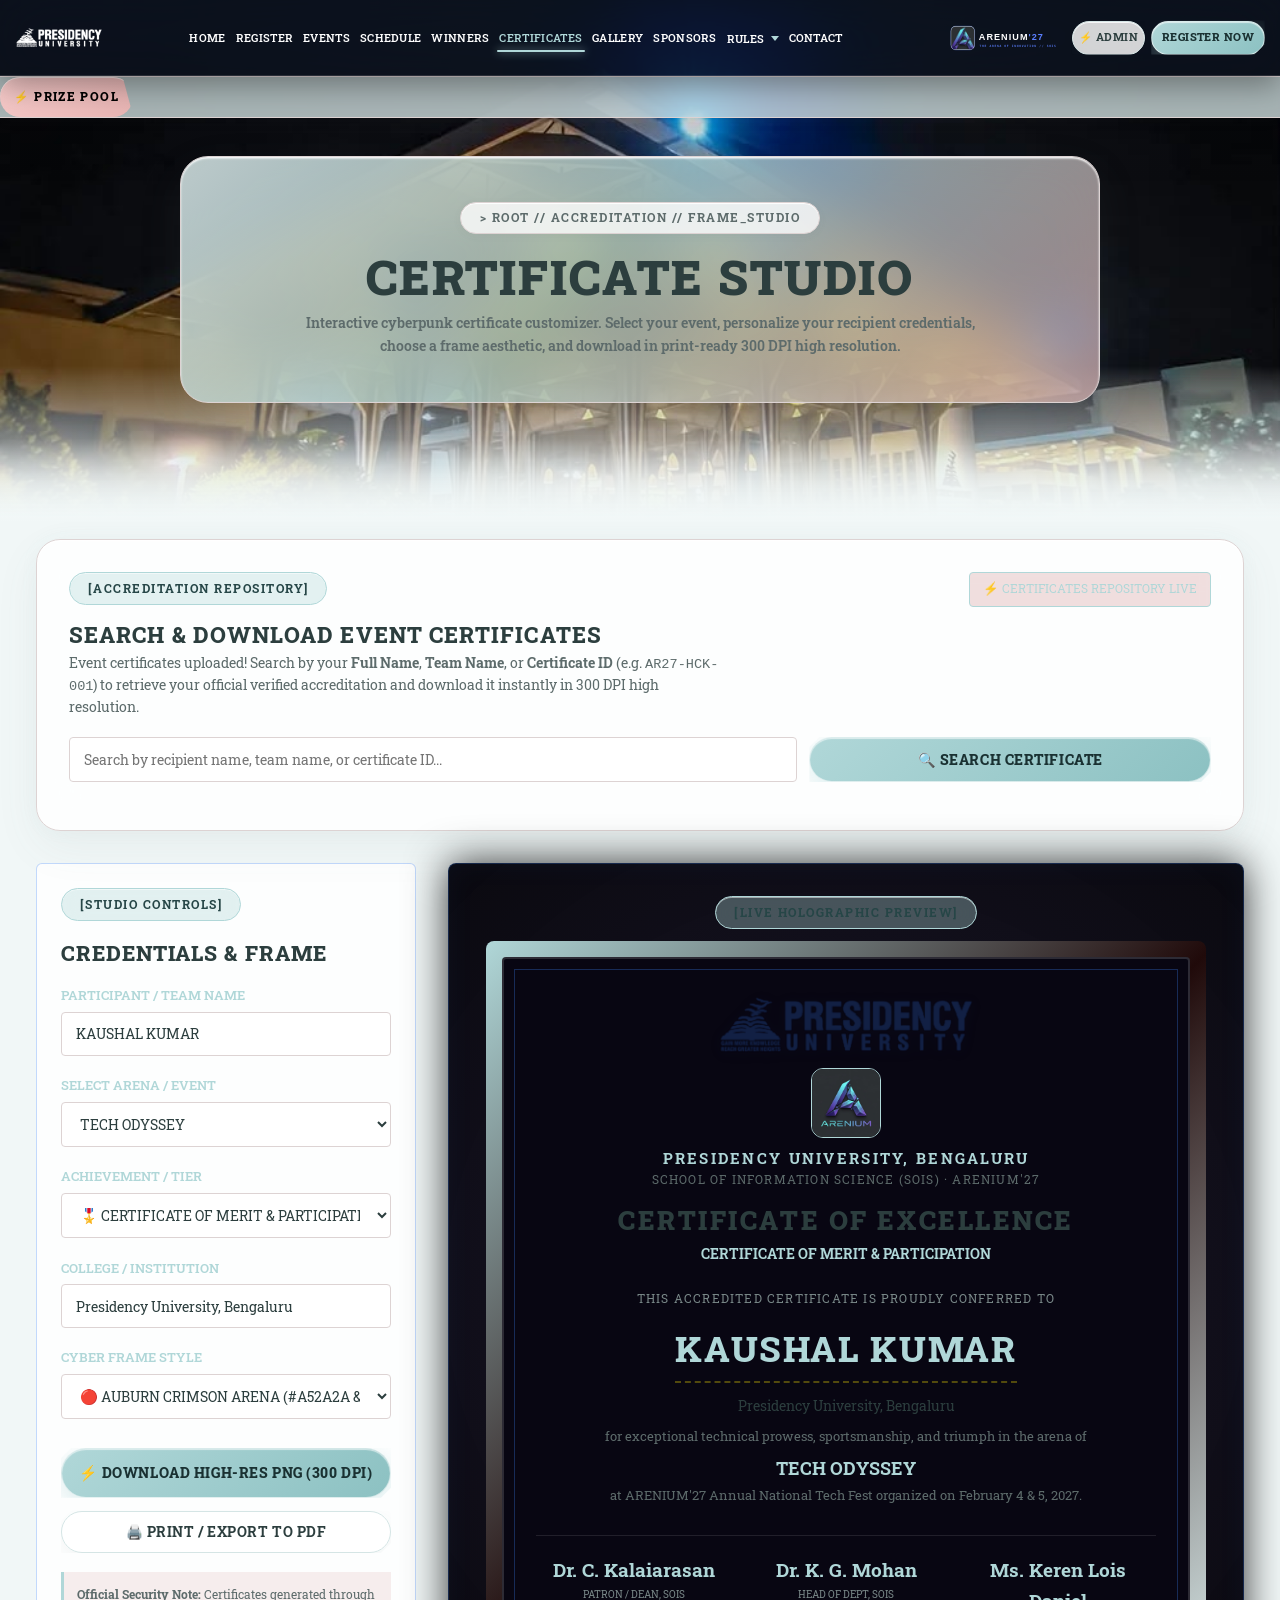
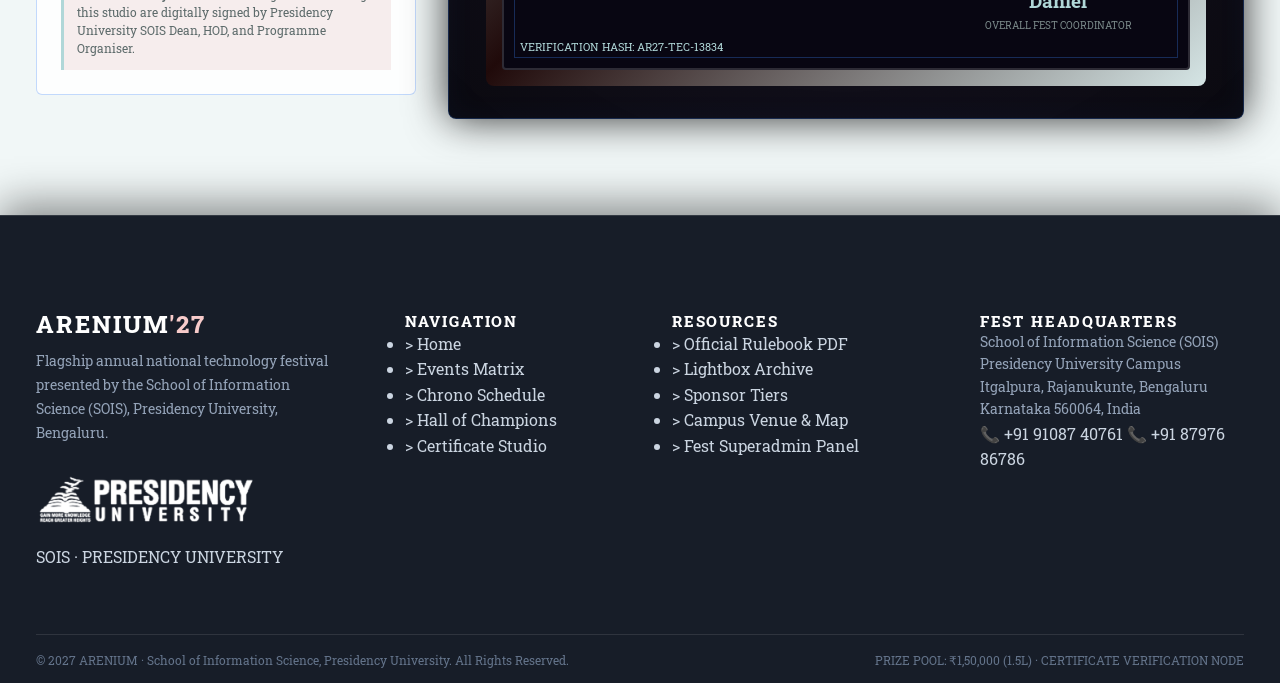
<file: certificate.html>
﻿<!DOCTYPE html>
<html lang="en">
<head>
  

  <meta charset="UTF-8">
  <meta name="viewport" content="width=device-width, initial-scale=1.0">
  <meta http-equiv="X-UA-Compatible" content="ie=edge">

  <title>CERTIFICATE FRAMING &amp; DOWNLOAD STUDIO | ARENIUM'27 | Presidency University</title>
  <meta name="title" content="CERTIFICATE STUDIO | ARENIUM'27 | SOIS Presidency University">
  <meta name="description" content="Generate, customize, frame, and download high-resolution accredited merit and participation certificates from ARENIUM'27 Tech Festival.">
  <meta name="keywords" content="Arenium Certificates, Download College Fest Certificate, Presidency University Certificate Verification">
  <meta name="author" content="School of Information Science, Presidency University">
  <meta name="robots" content="index, follow">

  <!-- Open Graph -->
  <meta property="og:type" content="website">
  <meta property="og:url" content="https://arenium27.in/certificate.html">
  <meta property="og:title" content="CERTIFICATE STUDIO | ARENIUM'27">
  <meta property="og:description" content="Official Certificate Studio for ARENIUM'27. Custom cyberpunk frames, digital signatures, and 1-click high-res PNG download.">
  <meta property="og:image" content="images/main-poster.svg">

  <link rel="icon" type="image/svg+xml" href="images/favicon.svg">
  <link rel="preconnect" href="https://fonts.googleapis.com">
  <link rel="preconnect" href="https://fonts.gstatic.com" crossorigin>
  <link href="https://fonts.googleapis.com/css2?family=Roboto+Slab:wght@100..900&display=swap" rel="stylesheet">
  <link rel="stylesheet" href="css/style.css?v=2027Y">

  <style>
    @media print {
      body * {
        visibility: hidden;
      }
      .cert-frame-wrapper, .cert-frame-wrapper * {
        visibility: visible;
      }
      .cert-frame-wrapper {
        position: absolute;
        left: 0;
        top: 0;
        width: 100%;
        max-width: 100%;
        box-shadow: none !important;
      }
    }
  </style>
</head>
<body class="subpage-body">
  <div class="bg-parallax-backdrop" aria-hidden="true"></div>
  <div class="bg-atmospheric-scrim" aria-hidden="true"></div>

    <!-- ========================================================================
       GLOBAL HEADER / NAVBAR
       ======================================================================== -->
  <header class="site-header" role="banner">
    <div class="container header-container">
      
      <!-- Brand Logo & Wordmark (Left side: Presidency University & ARENIUM'27) -->
      <a href="index.html" class="brand-link" aria-label="Presidency University Home">
        <img src="images/presidency-university-logo-dark.png?v=2027" alt="Presidency University" class="header-pu-logo" width="145" height="29">
      </a>

      <!-- Mobile Navigation & Theme Toggle -->
      <div class="header-mobile-group">
        <a href="index.html" class="mobile-header-fest-logo" aria-label="ARENIUM'27 Home">
          <img src="images/logo-light.svg" alt="ARENIUM'27 Logo" width="115" height="30">
        </a>
        <button class="nav-toggle-btn" aria-label="Toggle navigation menu" aria-expanded="false" aria-controls="primary-navigation">
          <span class="nav-toggle-bar"></span>
          <span class="nav-toggle-bar"></span>
          <span class="nav-toggle-bar"></span>
        </button>
      </div>

      <!-- Navigation Links (Center) -->
      <nav id="primary-navigation" class="nav-menu" role="navigation">
        <div class="nav-item">
          <a href="index.html" class="nav-link">HOME</a>
        </div>
        <div class="nav-item">
          <a href="register.html" class="nav-link">REGISTER</a>
        </div>
        <div class="nav-item">
          <a href="events.html" class="nav-link">EVENTS</a>
        </div>
        <div class="nav-item">
          <a href="schedule.html" class="nav-link">SCHEDULE</a>
        </div>
        <div class="nav-item">
          <a href="winners.html" class="nav-link">WINNERS</a>
        </div>
        <div class="nav-item">
          <a href="certificate.html" class="nav-link active" aria-current="page">CERTIFICATES</a>
        </div>
        <div class="nav-item">
          <a href="gallery.html" class="nav-link">GALLERY</a>
        </div>
        <div class="nav-item">
          <a href="sponsors.html" class="nav-link">SPONSORS</a>
        </div>

        <div class="nav-item nav-dropdown">
          <button class="nav-link dropdown-toggle" aria-haspopup="true" aria-expanded="false">
            RULES <span class="dropdown-caret" aria-hidden="true"></span>
          </button>
          <ul class="dropdown-menu" role="menu">
            <li class="dropdown-item" role="none">
              <a href="rulebook.pdf" target="_blank" rel="noopener noreferrer" role="menuitem">&gt; RULEBOOK_PDF</a>
            </li>
            <li class="dropdown-item" role="none">
              <a href="events.html" role="menuitem">&gt; EVENT_RULEBOOKS</a>
            </li>
          </ul>
        </div>

        <div class="nav-item">
          <a href="contact.html" class="nav-link">CONTACT</a>
        </div>

        <div class="nav-item mobile-only mobile-action-group">
          <a href="#" class="btn btn-register" style="width: 100%; text-align: center; padding: 0.8rem 1rem;" data-register-btn>⚡ REGISTER NOW</a>
          <a href="admin.html" class="btn btn-ghost" style="width: 100%; text-align: center; padding: 0.65rem 1rem; font-size: 0.8rem;" title="Fest Superadmin Dashboard">
            ⚡ ADMIN PORTAL
          </a>
        </div>
      </nav>

      <!-- Desktop Header Actions (Right side on desktop) -->
      <div class="header-action-desktop">
        <a href="index.html" class="header-fest-logo-link" aria-label="ARENIUM'27 Home">
          <img src="images/logo-light.svg" alt="ARENIUM'27 Logo" class="brand-logo-img header-fest-logo-img" width="135" height="36">
        </a>
        <a href="admin.html" class="btn btn-ghost" style="padding: 0.5rem 0.9rem; font-size: 0.75rem;" title="Fest Superadmin Dashboard">
          ⚡ ADMIN
        </a>
        <a href="#" class="btn btn-register" data-register-btn>REGISTER NOW</a>
      </div>

    </div>
  </header>

  <!-- ========================================================================
       MOVING NEON TICKER (PRIZE POOL 1.5L) - LOCATED DIRECTLY UNDER MAIN NAVBAR
       ======================================================================== -->
  <div class="cyber-ticker-wrap" role="complementary" aria-label="Prize Pool Announcement">
    <div class="cyber-ticker-badge">⚡ PRIZE POOL</div>
    <div class="cyber-ticker-track">
      <div class="cyber-ticker-content" id="prize-ticker-content">
        ⚡ TOTAL PRIZE POOL: <span class="cyber-ticker-highlight">₹1,50,000 (1.5 LAKHS)</span> // CASH PRIZES &amp; ACCREDITED MERIT CERTIFICATES ACROSS ALL TRACKS // REGISTRATIONS LIVE ⚡
      </div>
    </div>
  </div>

  <!-- ========================================================================
       MAIN CONTENT
       ======================================================================== -->
  <main id="main-content">

    <!-- Page Header Banner -->
    <section class="page-header-banner">
      <div class="container">
        <div class="breadcrumbs">&gt; ROOT // ACCREDITATION // FRAME_STUDIO</div>
        <h1 class="page-title">CERTIFICATE STUDIO</h1>
        <p class="section-subtitle">
          Interactive cyberpunk certificate customizer. Select your event, personalize your recipient credentials, choose a frame aesthetic, and download in print-ready 300 DPI high resolution.
        </p>
      </div>
    </section>

    <!-- ====================================================================
         VERIFIED CERTIFICATE SEARCH & DOWNLOAD SECTION
         ==================================================================== -->
    <section id="cert-search-section" style="padding: 0 0 2rem;">
      <div class="container">
        <div class="cyber-card" style="padding: 1.8rem; border-color: var(--neon-cyan); box-shadow: 0 0 30px rgba(165, 42, 42, 0.25);">
          <div style="display: flex; justify-content: space-between; align-items: flex-start; flex-wrap: wrap; gap: 1rem; margin-bottom: 1.2rem;">
            <div>
              <span class="section-tag">[ACCREDITATION REPOSITORY]</span>
              <h2 style="font-family: var(--font-display); font-size: 1.35rem; color: #fff; margin: 0.3rem 0;">
                SEARCH &amp; DOWNLOAD EVENT CERTIFICATES
              </h2>
              <p style="color: var(--text-secondary); font-size: 0.85rem; max-width: 650px; line-height: 1.5;">
                Event certificates uploaded! Search by your <strong>Full Name</strong>, <strong>Team Name</strong>, or <strong>Certificate ID</strong> (e.g. <code>AR27-HCK-001</code>) to retrieve your official verified accreditation and download it instantly in 300 DPI high resolution.
              </p>
            </div>
            <div id="cert-published-badge" style="background: rgba(165, 42, 42, 0.15); border: 1px solid var(--neon-cyan); color: var(--neon-cyan); padding: 0.4rem 0.8rem; border-radius: 4px; font-family: var(--font-mono); font-size: 0.78rem;">
              ⚡ CERTIFICATES REPOSITORY LIVE
            </div>
          </div>

          <div style="display: flex; gap: 0.8rem; flex-wrap: wrap; margin-bottom: 1rem;">
            <input type="text" id="cert-search-input" class="admin-input" placeholder="Search by recipient name, team name, or certificate ID..." style="flex: 2; min-width: 260px;">
            <button type="button" id="cert-search-btn" class="btn btn-primary" style="flex: 1; min-width: 160px; justify-content: center;">
              🔍 SEARCH CERTIFICATE
            </button>
          </div>

          <div id="cert-search-results" style="display: none; margin-top: 1.2rem; border-top: 1px solid rgba(255, 255, 255, 0.08); padding-top: 1.2rem;">
            <!-- Populated dynamically via search -->
          </div>
        </div>
      </div>
    </section>

    <!-- Certificate Studio Layout -->
    <section style="padding: 0 0 var(--space-3xl);">
      <div class="container">
        
        <div class="cert-studio-layout">

          <!-- Left Column: Controls & Framing Options -->
          <div class="cert-controls-panel">
            <span class="section-tag">[STUDIO CONTROLS]</span>
            <h2 style="font-family: var(--font-display); font-size: 1.3rem; color: #fff; margin: 0.5rem 0 1.2rem;">
              CREDENTIALS &amp; FRAME
            </h2>

            <!-- Form Inputs -->
            <div class="admin-form-group">
              <label class="admin-label" for="cert-input-name">PARTICIPANT / TEAM NAME</label>
              <input type="text" id="cert-input-name" class="admin-input" placeholder="e.g. Alex Mercer or Team Shadow" value="KAUSHAL KUMAR">
            </div>

            <div class="admin-form-group">
              <label class="admin-label" for="cert-input-event">SELECT ARENA / EVENT</label>
              <select id="cert-input-event" class="admin-select">
                <!-- Dynamically populated from FestDB.events -->
                <option value="TECH ODYSSEY">TECH ODYSSEY (Clue Hunt &amp; Bug Spotting)</option>
                <option value="SHADOWCODE">SHADOWCODE (Blindfold Code Sprint)</option>
                <option value="DESIGNNOVA">DESIGNNOVA (UI/UX Design Sprint)</option>
                <option value="TECHTALK">TECHTALK (Keynote &amp; Research Symposium)</option>
                <option value="DATACHRONICLES">DATACHRONICLES (Data Modeling &amp; Insights)</option>
                <option value="FOUNDERS' ARENA">FOUNDERS' ARENA (Startup Pitch Deck)</option>
                <option value="TECHNOVA '27" selected>TECHNOVA '27 (24H Flagship Hackathon)</option>
                <option value="QUAD DAMAGE">QUAD DAMAGE (LAN Esports Championship)</option>
                <option value="BIOCHROMA">BIOCHROMA (Tech × Nature Runway Spectacle)</option>
                <option value="APL (ARENIUM PREMIER LEAGUE)">APL (ARENIUM PREMIER LEAGUE - Brand Auction)</option>
              </select>
            </div>

            <div class="admin-form-group">
              <label class="admin-label" for="cert-input-award">ACHIEVEMENT / TIER</label>
              <select id="cert-input-award" class="admin-select">
                <option value="CHAMPION // FIRST PLACE">🏆 CHAMPION // FIRST PLACE</option>
                <option value="RUNNER UP // SECOND PLACE">🥈 RUNNER UP // SECOND PLACE</option>
                <option value="2ND RUNNER UP // THIRD PLACE">🥉 2ND RUNNER UP // THIRD PLACE</option>
                <option value="CERTIFICATE OF MERIT & PARTICIPATION" selected>🎖️ CERTIFICATE OF MERIT &amp; PARTICIPATION</option>
              </select>
            </div>

            <div class="admin-form-group">
              <label class="admin-label" for="cert-input-college">COLLEGE / INSTITUTION</label>
              <input type="text" id="cert-input-college" class="admin-input" placeholder="e.g. Presidency University, Bengaluru" value="Presidency University, Bengaluru">
            </div>

            <div class="admin-form-group">
              <label class="admin-label" for="cert-input-frame">CYBER FRAME STYLE</label>
              <select id="cert-input-frame" class="admin-select">
                <option value="frame-crimson" selected>🔴 AUBURN CRIMSON ARENA (#A52A2A &amp; #6C403E)</option>
                <option value="frame-gold">🟡 SOVEREIGN GOLD CHAMPION</option>
                <option value="frame-cyan">🔵 NEON CYAN MATRIX</option>
                <option value="frame-magenta">🟣 HOLOGRAPHIC SYNTHWAVE</option>
                <option value="frame-emerald">🟢 EMERALD TERMINAL PHOSPHOR</option>
              </select>
            </div>

            <div style="margin-top: 1.8rem; display: flex; flex-direction: column; gap: 0.8rem;">
              <button type="button" id="cert-download-btn" class="btn btn-primary" style="width: 100%; padding: 0.9rem; font-size: 0.9rem; justify-content: center;">
                ⚡ DOWNLOAD HIGH-RES PNG (300 DPI)
              </button>
              <button type="button" id="cert-print-btn" class="btn btn-ghost" style="width: 100%; padding: 0.7rem; font-size: 0.85rem; justify-content: center;">
                🖨️ PRINT / EXPORT TO PDF
              </button>
            </div>

            <div style="margin-top: 1.2rem; padding: 0.8rem; background: rgba(165, 42, 42, 0.08); border-left: 3px solid var(--neon-cyan); font-size: 0.75rem; color: var(--text-secondary); line-height: 1.5;">
              <strong>Official Security Note:</strong> Certificates generated through this studio are digitally signed by Presidency University SOIS Dean, HOD, and Programme Organiser.
            </div>
          </div>

          <!-- Right Column: Live Framed Certificate Preview -->
          <div class="cert-preview-stage">
            <span class="section-tag" style="margin-bottom: 1rem;">[LIVE HOLOGRAPHIC PREVIEW]</span>

            <!-- Framed Wrapper -->
            <div class="cert-frame-wrapper frame-crimson" id="cert-frame-wrapper">
              <div class="cert-sheet">
                
                <!-- Certificate Header -->
                <div class="cert-sheet-header">
                  <div style="margin-bottom: 0.8rem;">
                    <img src="images/presidency-university-logo-dark.png?v=2027" alt="Presidency University Bengaluru" class="pu-official-logo pu-logo-dark" style="max-width: 260px; margin: 0 auto;">
                    <img src="images/presidency-university-logo-light.png?v=2027" alt="Presidency University Bengaluru" class="pu-official-logo pu-logo-light" style="max-width: 260px; margin: 0 auto;">
                  </div>
                  <img src="images/logo.jpg" alt="ARENIUM 27 Brand Crest" class="cert-logo-seal" style="width: 70px; height: 70px; border-radius: 12px; border: 1.5px solid var(--neon-cyan); object-fit: cover; margin-bottom: 0.5rem;">
                  <div class="cert-univ-name">PRESIDENCY UNIVERSITY, BENGALURU</div>
                  <div class="cert-dept-name">SCHOOL OF INFORMATION SCIENCE (SOIS) · ARENIUM'27</div>
                  <h3 class="cert-heading-main">CERTIFICATE OF EXCELLENCE</h3>
                  <div id="cert-preview-award" style="font-family: var(--font-display); font-size: 0.9rem; color: var(--neon-yellow); font-weight: 700;">
                    CERTIFICATE OF MERIT &amp; PARTICIPATION
                  </div>
                </div>

                <!-- Recipient Presentation -->
                <div style="text-align: center;">
                  <span style="font-family: var(--font-mono); font-size: 0.75rem; color: var(--text-muted); letter-spacing: 0.1em; display: block;">
                    THIS ACCREDITED CERTIFICATE IS PROUDLY CONFERRED TO
                  </span>
                  <div class="cert-recipient-name" id="cert-preview-name">
                    KAUSHAL KUMAR
                  </div>
                  <div style="font-family: var(--font-mono); font-size: 0.85rem; color: var(--text-primary); margin-bottom: 0.5rem;" id="cert-preview-college">
                    Presidency University, Bengaluru
                  </div>
                  <p class="cert-body-text">
                    for exceptional technical prowess, sportsmanship, and triumph in the arena of
                    <strong id="cert-preview-event" style="color: var(--neon-cyan); display: block; font-family: var(--font-display); font-size: 1.15rem; margin-top: 0.3rem;">
                      LAN ARENA CHAMPIONSHIP
                    </strong>
                    at ARENIUM'27 Annual National Tech Fest organized on February 4 &amp; 5, 2027.
                  </p>
                </div>

                <!-- Digital Signatures Grid -->
                <div class="cert-signatures-grid">
                  <div>
                    <div class="cert-sig-line">Dr. C. Kalaiarasan</div>
                    <div class="cert-sig-role">Patron / Dean, SOIS</div>
                  </div>
                  <div>
                    <div class="cert-sig-line">Dr. K. G. Mohan</div>
                    <div class="cert-sig-role">Head of Dept, SOIS</div>
                  </div>
                  <div>
                    <div class="cert-sig-line">Ms. Keren Lois Daniel</div>
                    <div class="cert-sig-role">Overall Fest Coordinator</div>
                  </div>
                </div>

                <!-- Verification ID -->
                <div class="cert-id-tag" id="cert-preview-id">
                  VERIFICATION HASH: AR27-CERT-VALIDATED
                </div>

              </div>
            </div>

          </div>

        </div>

      </div>
    </section>

  </main>

  <!-- ========================================================================
       GLOBAL FOOTER
       ======================================================================== -->
  <footer class="site-footer" role="contentinfo">
    <div class="container">
      <div class="footer-grid">
        <div class="footer-col">
          <div style="margin-bottom: 0.8rem;">
            <a href="index.html" class="brand-link">
              <span class="brand-name">ARENIUM<span class="accent-quote">'</span><span class="accent-num">27</span></span>
            </a>
          </div>
          <p class="footer-desc">
            Flagship annual national technology festival presented by the School of Information Science (SOIS), Presidency University, Bengaluru.
          </p>

          <div class="footer-institution-badge">
            <a href="https://presidencyuniversity.in" target="_blank" rel="noopener noreferrer" title="Presidency University, Bengaluru">
              <img src="images/presidency-university-logo-dark.png?v=2027" alt="Presidency University Bengaluru" class="footer-pu-logo pu-logo-dark" width="220" height="40">
              <img src="images/presidency-university-logo-light.png?v=2027" alt="Presidency University Bengaluru" class="footer-pu-logo pu-logo-light" width="220" height="40">
            </a>
          </div>
          <div class="footer-badge">
            <span class="footer-badge-dot"></span> SOIS · PRESIDENCY UNIVERSITY
          </div>
        </div>

        <div class="footer-col">
          <h3 class="footer-heading">NAVIGATION</h3>
          <ul class="footer-links">
            <li><a href="index.html">&gt; Home</a></li>
            <li><a href="events.html">&gt; Events Matrix</a></li>
            <li><a href="schedule.html">&gt; Chrono Schedule</a></li>
            <li><a href="winners.html">&gt; Hall of Champions</a></li>
            <li><a href="certificate.html">&gt; Certificate Studio</a></li>
          </ul>
        </div>

        <div class="footer-col">
          <h3 class="footer-heading">RESOURCES</h3>
          <ul class="footer-links">
            <li><a href="rulebook.pdf" target="_blank" rel="noopener noreferrer">&gt; Official Rulebook PDF</a></li>
            <li><a href="gallery.html">&gt; Lightbox Archive</a></li>
            <li><a href="sponsors.html">&gt; Sponsor Tiers</a></li>
            <li><a href="contact.html">&gt; Campus Venue &amp; Map</a></li>
            <li><a href="admin.html">&gt; Fest Superadmin Panel</a></li>
          </ul>
        </div>

        <div class="footer-col">
          <h3 class="footer-heading">FEST HEADQUARTERS</h3>
          <address class="footer-address">
            School of Information Science (SOIS)<br>
            Presidency University Campus<br>
            Itgalpura, Rajanukunte, Bengaluru<br>
            Karnataka 560064, India
          </address>
          <div class="footer-phone-lines">
            <a href="tel:+919108740761" class="footer-phone-link">📞 +91 91087 40761</a>
            <a href="tel:+918797686786" class="footer-phone-link">📞 +91 87976 86786</a>
          </div>
        </div>
      </div>

      <div class="footer-bottom-bar">
        <div class="footer-copy">
          © 2027 ARENIUM · School of Information Science, Presidency University. All Rights Reserved.
        </div>
        <div class="footer-sub-links">
          <span>PRIZE POOL: ₹1,50,000 (1.5L)</span>
          <span>·</span>
          <span>CERTIFICATE VERIFICATION NODE</span>
        </div>
      </div>
    </div>
  </footer>

  <script src="js/main.js?v=2027Q"></script>
</body>
</html>
</file>
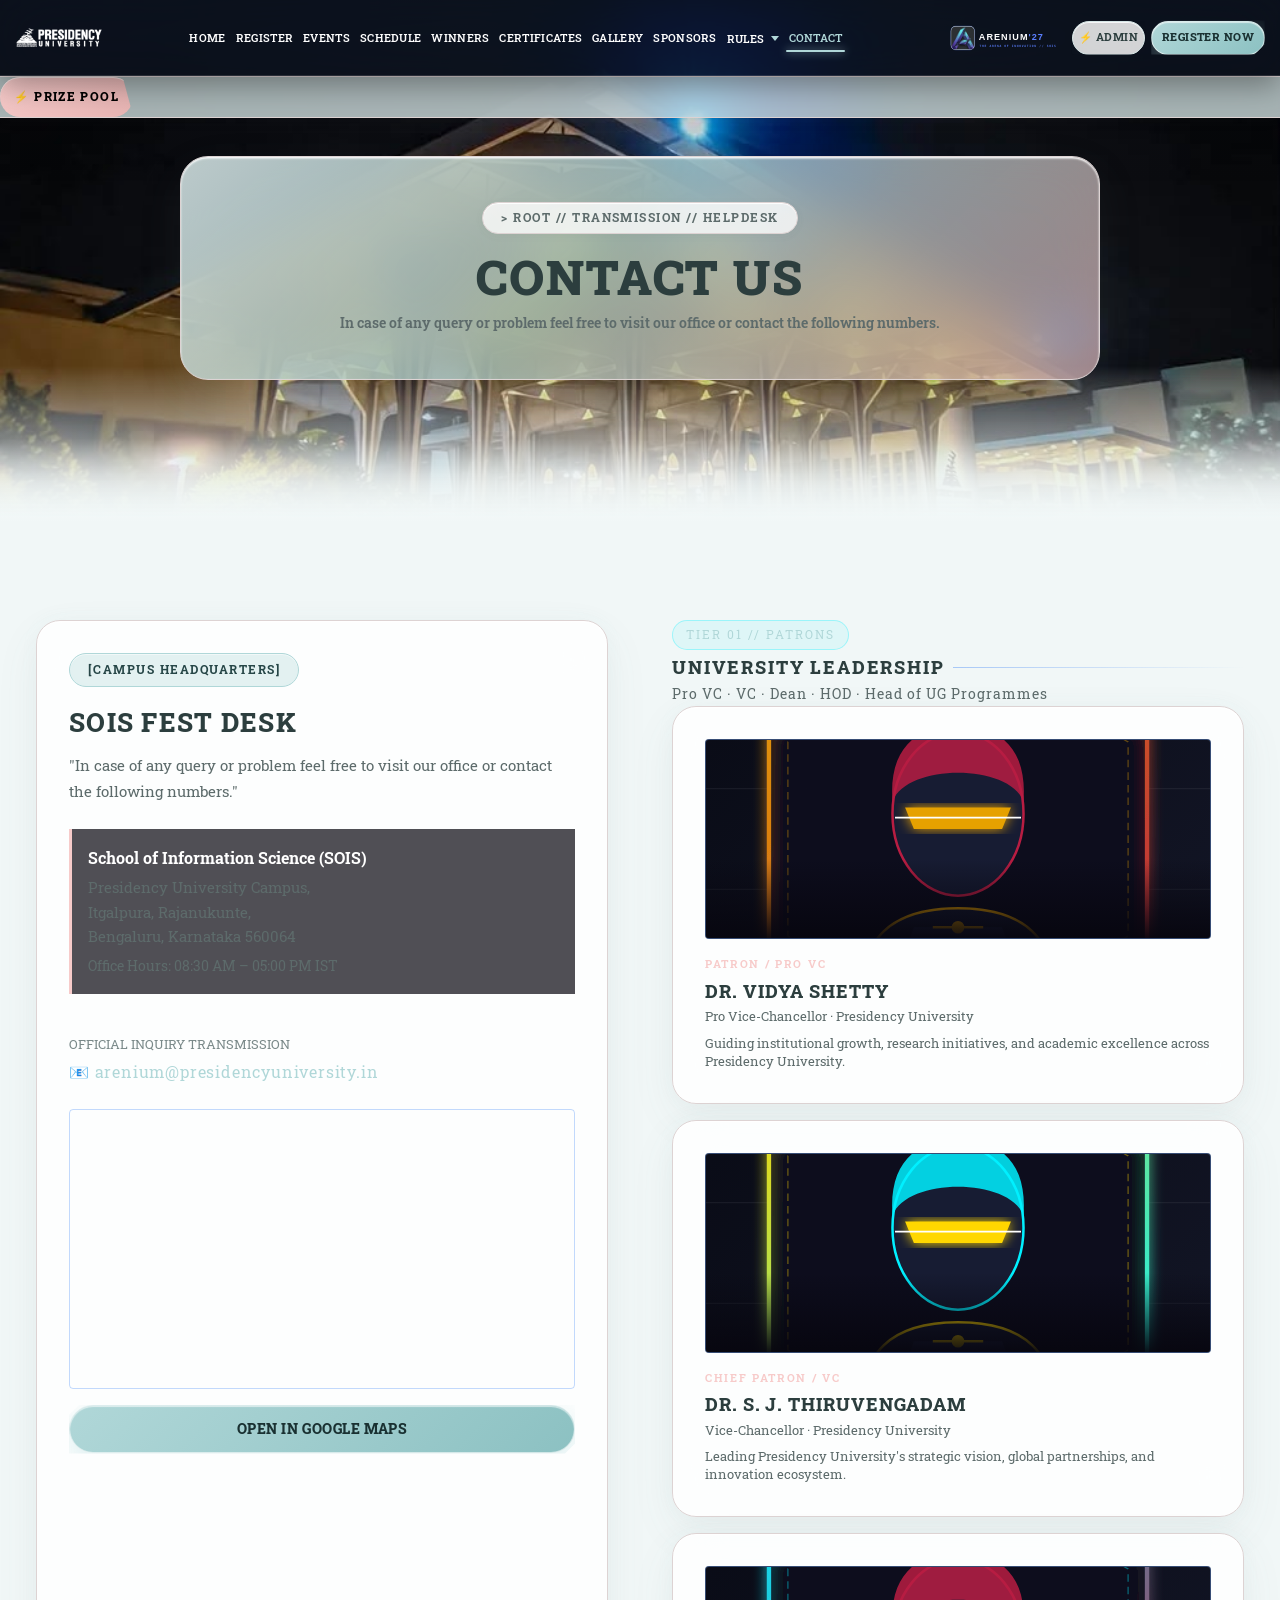
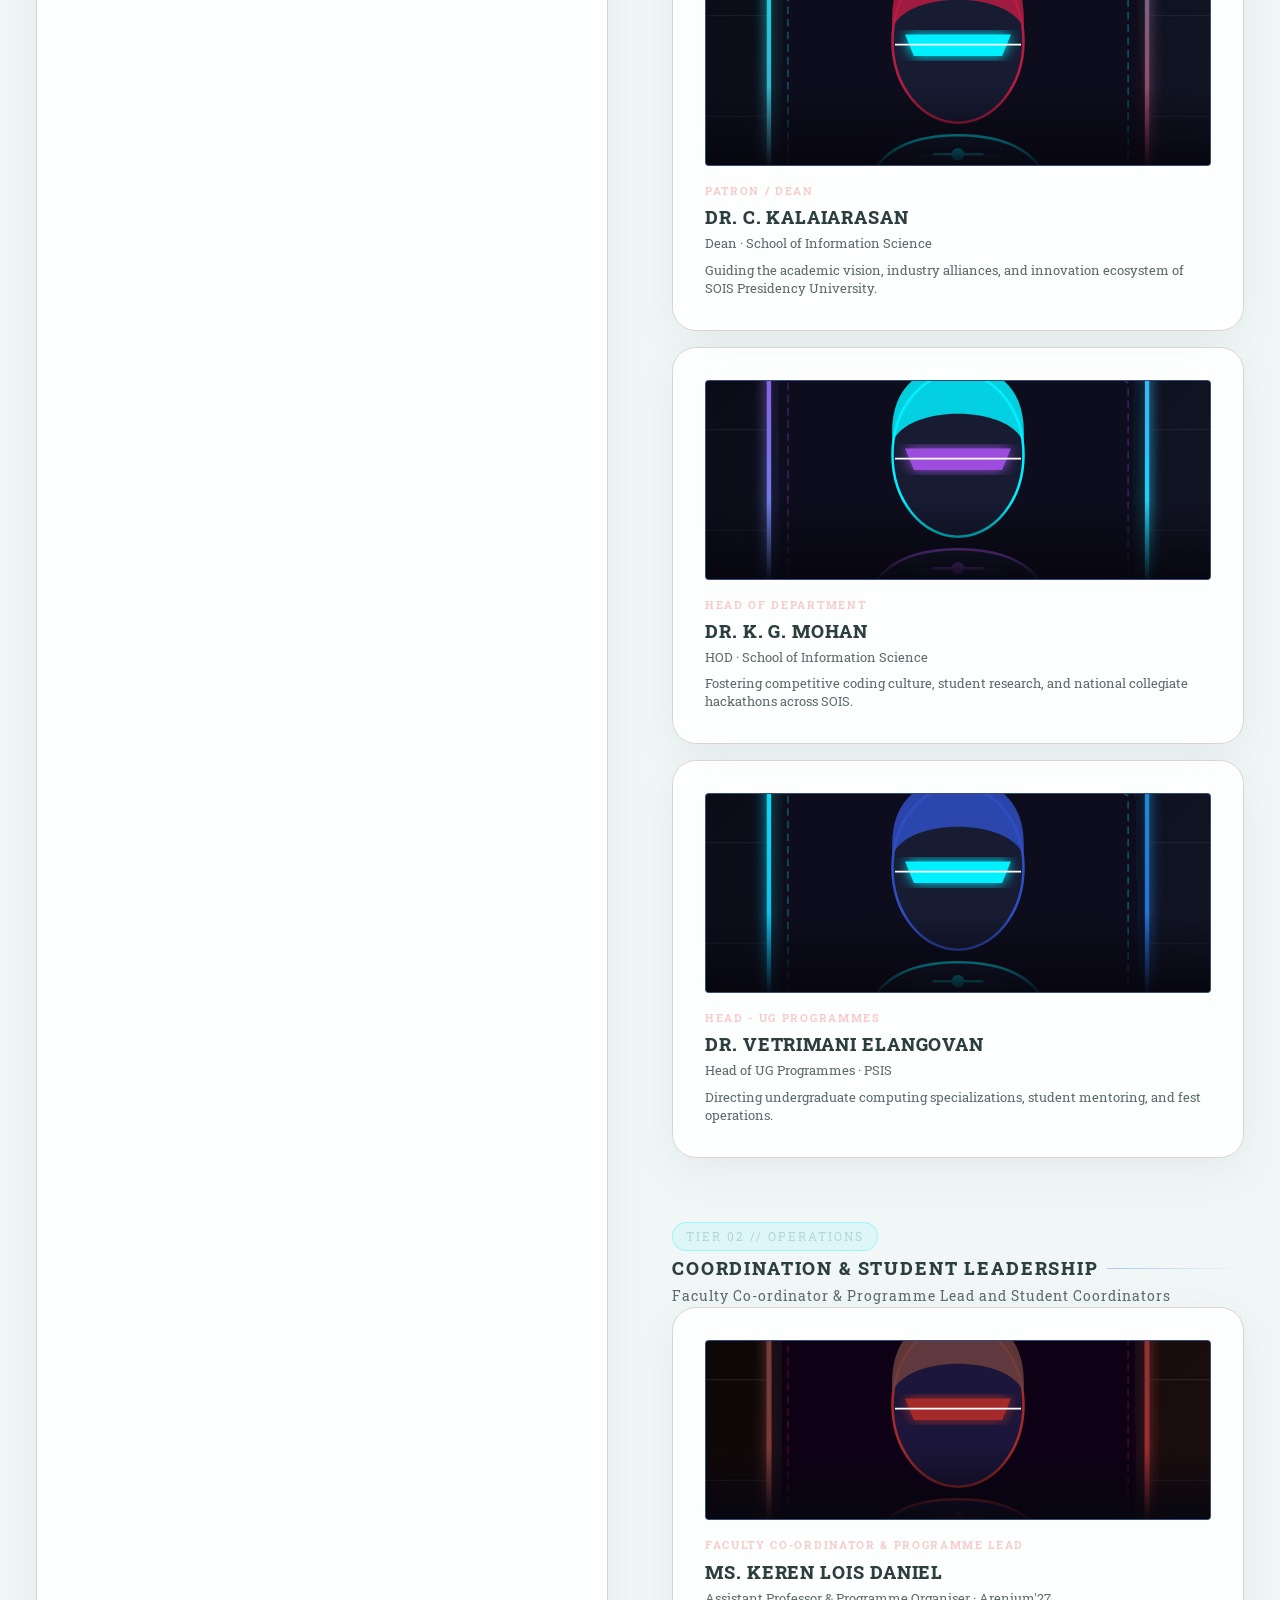
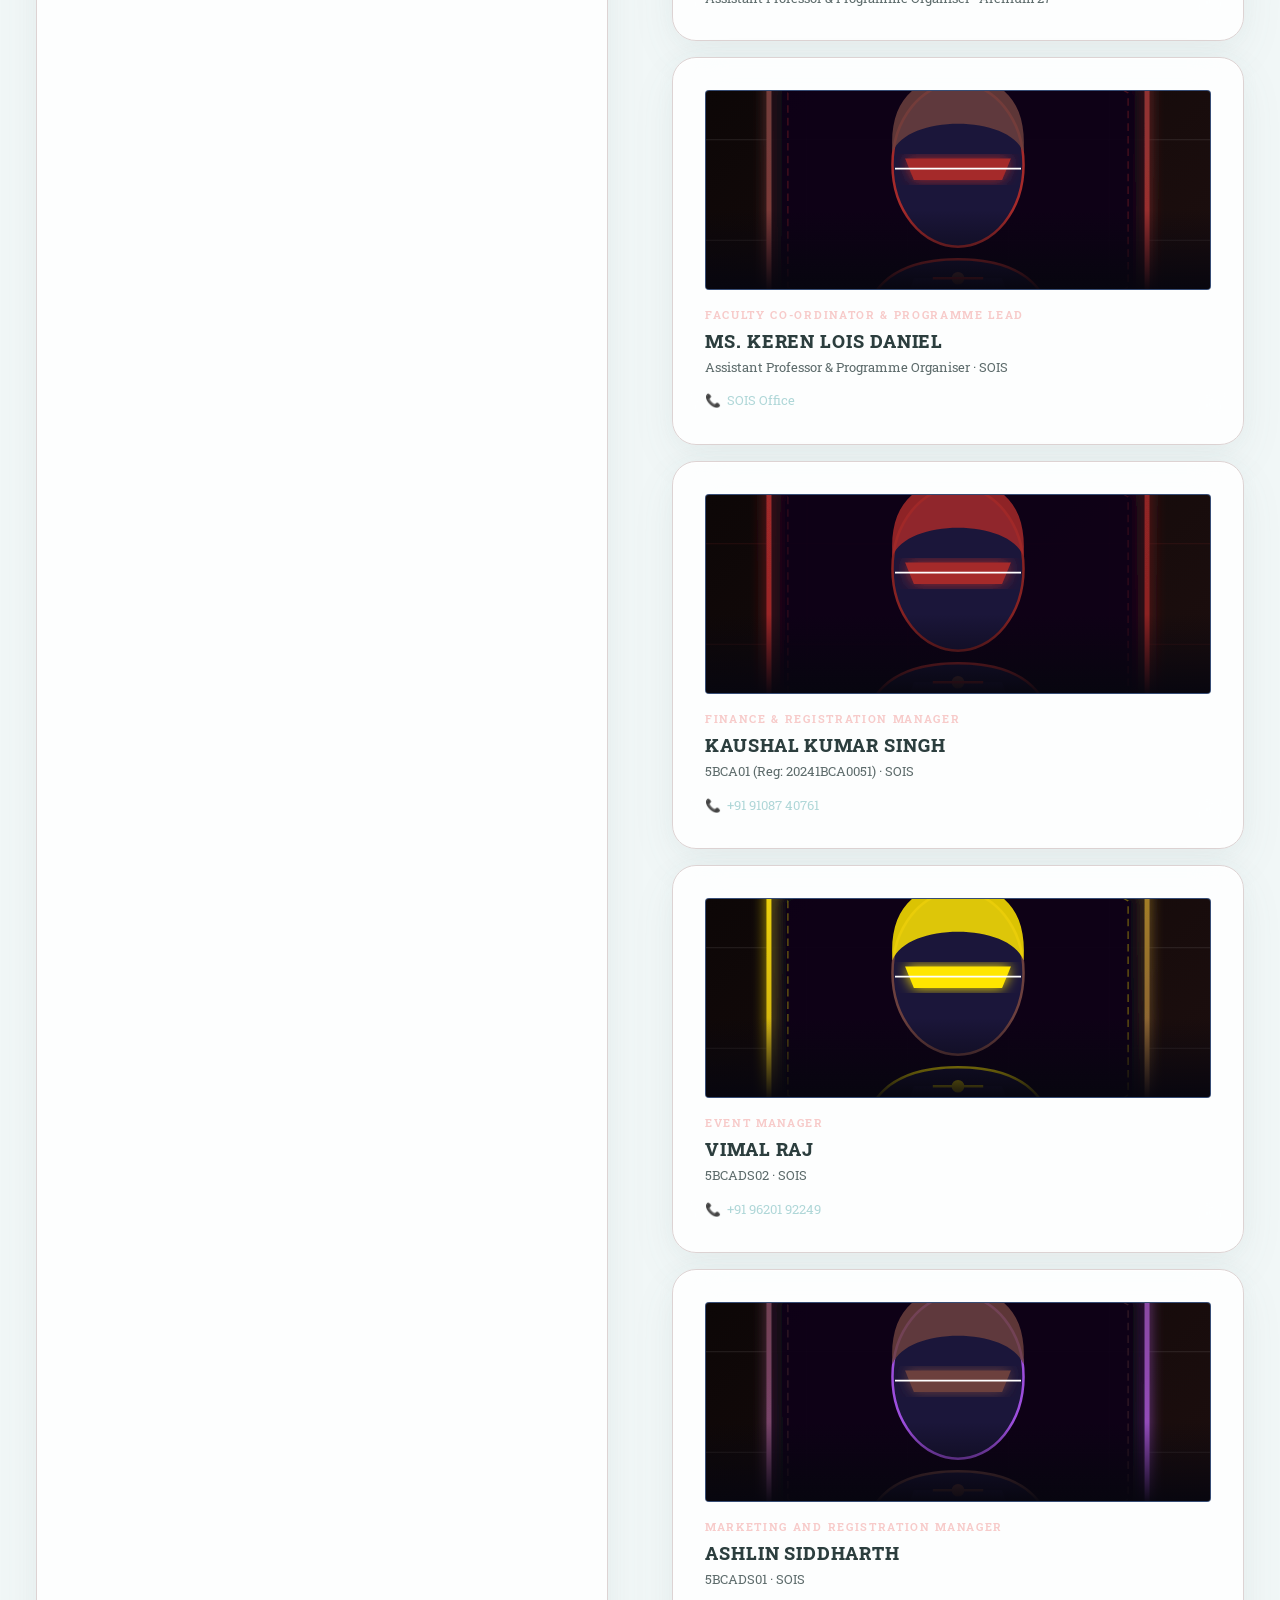
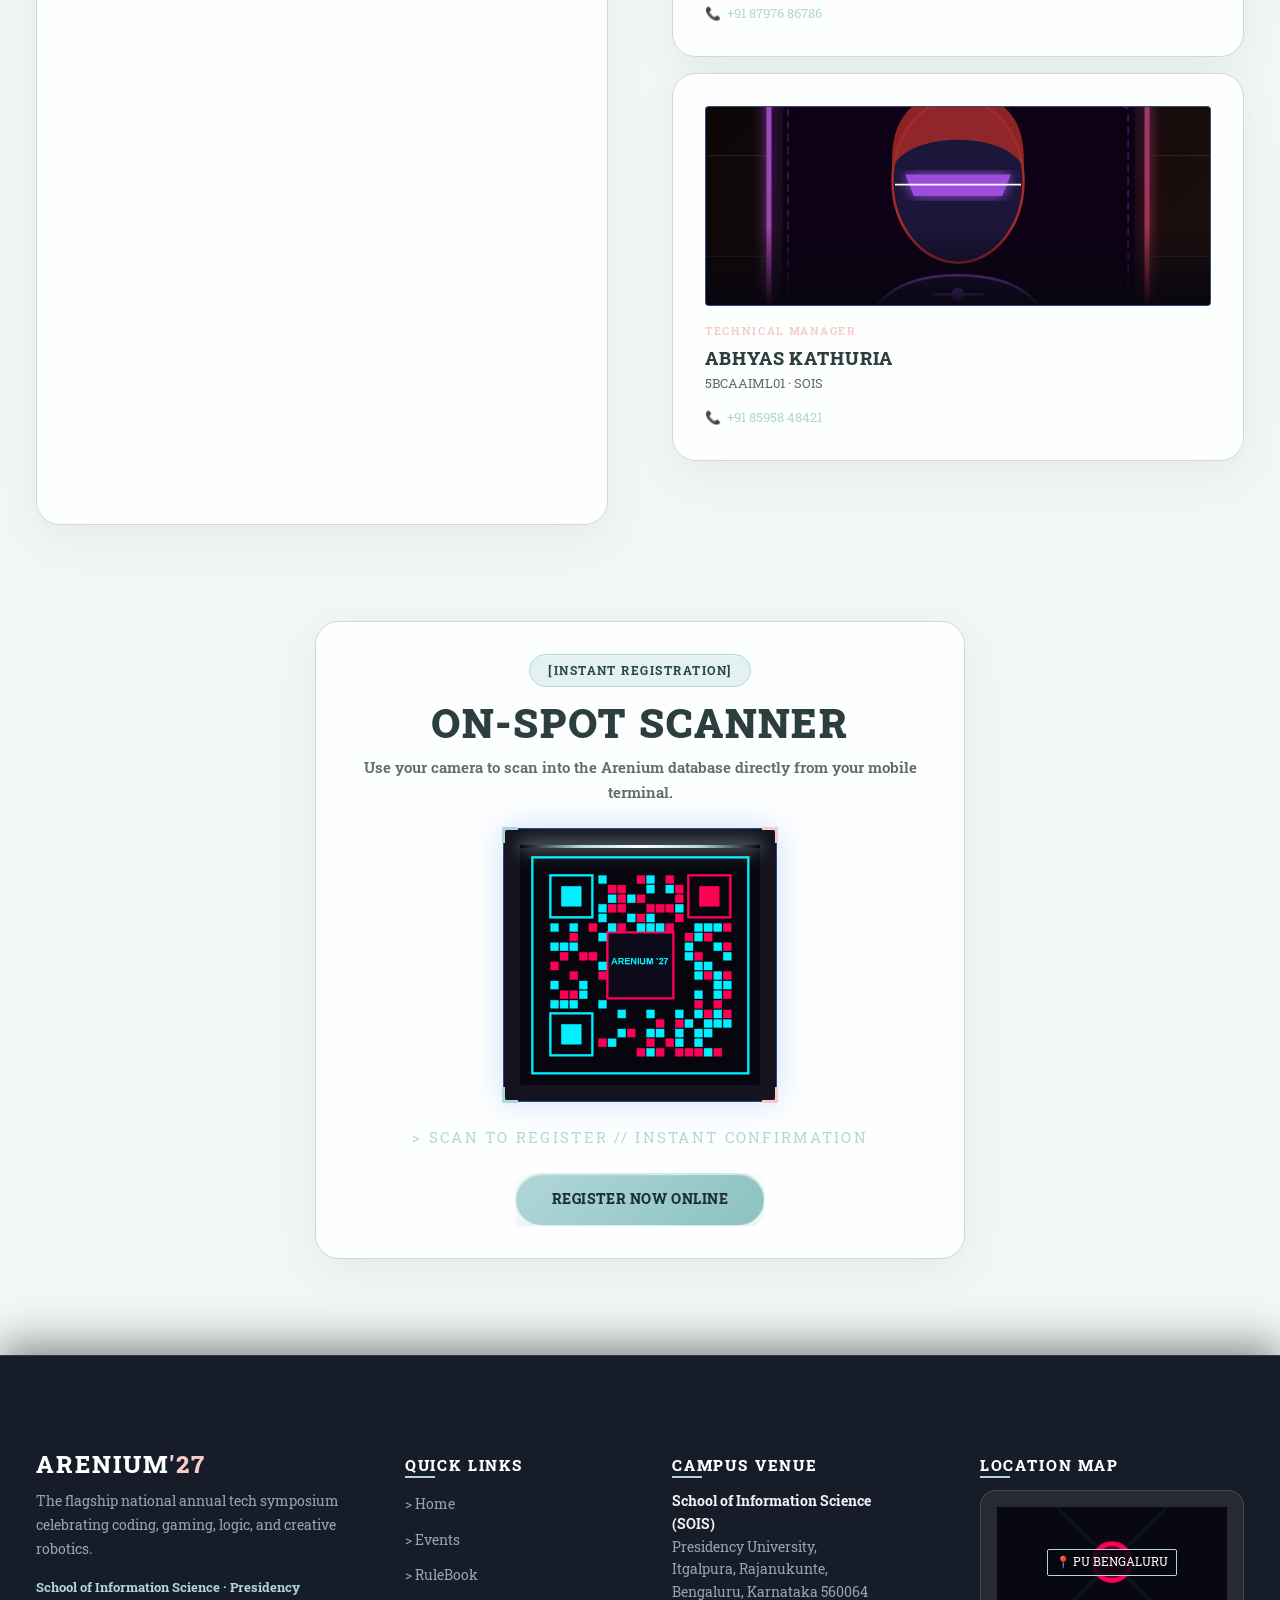
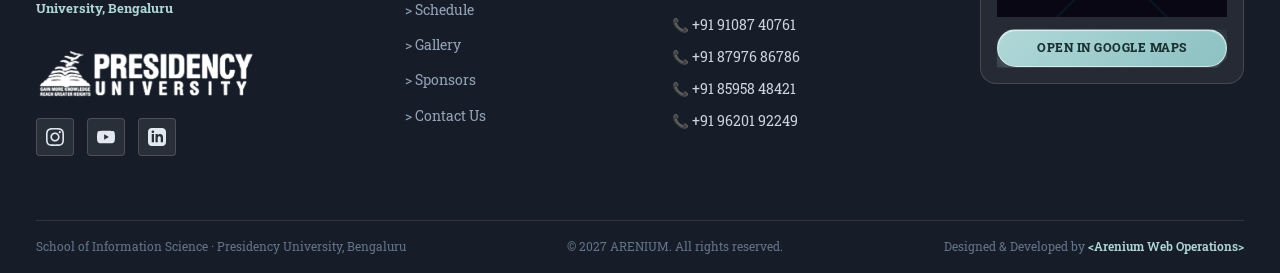
<file: contact.html>
﻿<!DOCTYPE html>
<html lang="en">
<head>
  

  <meta charset="UTF-8">
  <meta name="viewport" content="width=device-width, initial-scale=1.0">
  <meta http-equiv="X-UA-Compatible" content="ie=edge">

  <title>CONTACT US | ARENIUM'27 | SOIS Presidency University, Bengaluru</title>
  <meta name="title" content="CONTACT US | ARENIUM'27 | Organising Committee &amp; Helpdesk">
  <meta name="description" content="Get in touch with the ARENIUM'27 student coordinators and faculty organising committee at School of Information Science, Presidency University, Bengaluru. Direct phone lines, email, and campus directions.">
  <meta name="keywords" content="Contact Arenium, Presidency University contact, SOIS coordinators, Arenium helpdesk, Bangalore tech fest contacts">
  <meta name="author" content="School of Information Science, Presidency University">
  <meta name="robots" content="index, follow">

  <meta property="og:type" content="website">
  <meta property="og:url" content="https://arenium27.in/contact.html">
  <meta property="og:title" content="CONTACT US | ARENIUM'27 | Presidency University">
  <meta property="og:description" content="Reach our lead coordinators, faculty mentors, and venue desk for ARENIUM'27.">
  <meta property="og:image" content="images/main-poster.svg">

  <link rel="icon" type="image/svg+xml" href="images/favicon.svg">
  <link rel="preconnect" href="https://fonts.googleapis.com">
  <link rel="preconnect" href="https://fonts.gstatic.com" crossorigin>
  <link href="https://fonts.googleapis.com/css2?family=Roboto+Slab:wght@100..900&display=swap" rel="stylesheet">
  <link rel="stylesheet" href="css/style.css?v=2027Y">
</head>
<body class="subpage-body">
  <div class="bg-parallax-backdrop" aria-hidden="true"></div>
  <div class="bg-atmospheric-scrim" aria-hidden="true"></div>

  <!-- GLOBAL HEADER -->
    <!-- ========================================================================
       GLOBAL HEADER / NAVBAR
       ======================================================================== -->
  <header class="site-header" role="banner">
    <div class="container header-container">
      
      <!-- Brand Logo & Wordmark (Left side: Presidency University & ARENIUM'27) -->
      <a href="index.html" class="brand-link" aria-label="Presidency University Home">
        <img src="images/presidency-university-logo-dark.png?v=2027" alt="Presidency University" class="header-pu-logo" width="145" height="29">
      </a>

      <!-- Mobile Navigation & Theme Toggle -->
      <div class="header-mobile-group">
        <a href="index.html" class="mobile-header-fest-logo" aria-label="ARENIUM'27 Home">
          <img src="images/logo-light.svg" alt="ARENIUM'27 Logo" width="115" height="30">
        </a>
        <button class="nav-toggle-btn" aria-label="Toggle navigation menu" aria-expanded="false" aria-controls="primary-navigation">
          <span class="nav-toggle-bar"></span>
          <span class="nav-toggle-bar"></span>
          <span class="nav-toggle-bar"></span>
        </button>
      </div>

      <!-- Navigation Links (Center) -->
      <nav id="primary-navigation" class="nav-menu" role="navigation">
        <div class="nav-item">
          <a href="index.html" class="nav-link">HOME</a>
        </div>
        <div class="nav-item">
          <a href="register.html" class="nav-link">REGISTER</a>
        </div>
        <div class="nav-item">
          <a href="events.html" class="nav-link">EVENTS</a>
        </div>
        <div class="nav-item">
          <a href="schedule.html" class="nav-link">SCHEDULE</a>
        </div>
        <div class="nav-item">
          <a href="winners.html" class="nav-link">WINNERS</a>
        </div>
        <div class="nav-item">
          <a href="certificate.html" class="nav-link">CERTIFICATES</a>
        </div>
        <div class="nav-item">
          <a href="gallery.html" class="nav-link">GALLERY</a>
        </div>
        <div class="nav-item">
          <a href="sponsors.html" class="nav-link">SPONSORS</a>
        </div>

        <div class="nav-item nav-dropdown">
          <button class="nav-link dropdown-toggle" aria-haspopup="true" aria-expanded="false">
            RULES <span class="dropdown-caret" aria-hidden="true"></span>
          </button>
          <ul class="dropdown-menu" role="menu">
            <li class="dropdown-item" role="none">
              <a href="rulebook.pdf" target="_blank" rel="noopener noreferrer" role="menuitem">&gt; RULEBOOK_PDF</a>
            </li>
            <li class="dropdown-item" role="none">
              <a href="events.html" role="menuitem">&gt; EVENT_RULEBOOKS</a>
            </li>
          </ul>
        </div>

        <div class="nav-item">
          <a href="contact.html" class="nav-link active" aria-current="page">CONTACT</a>
        </div>

        <div class="nav-item mobile-only mobile-action-group">
          <a href="#" class="btn btn-register" style="width: 100%; text-align: center; padding: 0.8rem 1rem;" data-register-btn>⚡ REGISTER NOW</a>
          <a href="admin.html" class="btn btn-ghost" style="width: 100%; text-align: center; padding: 0.65rem 1rem; font-size: 0.8rem;" title="Fest Superadmin Dashboard">
            ⚡ ADMIN PORTAL
          </a>
        </div>
      </nav>

      <!-- Desktop Header Actions (Right side on desktop) -->
      <div class="header-action-desktop">
        <a href="index.html" class="header-fest-logo-link" aria-label="ARENIUM'27 Home">
          <img src="images/logo-light.svg" alt="ARENIUM'27 Logo" class="brand-logo-img header-fest-logo-img" width="135" height="36">
        </a>
        <a href="admin.html" class="btn btn-ghost" style="padding: 0.5rem 0.9rem; font-size: 0.75rem;" title="Fest Superadmin Dashboard">
          ⚡ ADMIN
        </a>
        <a href="#" class="btn btn-register" data-register-btn>REGISTER NOW</a>
      </div>

    </div>
  </header>

  <!-- ========================================================================
       MOVING NEON TICKER (PRIZE POOL 1.5L) — LOCATED DIRECTLY UNDER NAVBAR
       ======================================================================== -->
  <div class="cyber-ticker-wrap" role="complementary" aria-label="Prize Pool Announcement">
    <div class="cyber-ticker-badge">⚡ PRIZE POOL</div>
    <div class="cyber-ticker-track">
      <div class="cyber-ticker-content" id="prize-ticker-content">
        ⚡ TOTAL PRIZE POOL: <span class="cyber-ticker-highlight">₹1,50,000 (1.5 LAKHS)</span> // CASH PRIZES &amp; ACCREDITED MERIT CERTIFICATES ACROSS ALL TRACKS // REGISTRATIONS LIVE ⚡
      </div>
    </div>
  </div>

  <!-- MAIN CONTENT -->
  <main id="main-content">

    <!-- Page Header Banner -->
    <section class="page-header-banner">
      <div class="container">
        <div class="breadcrumbs">&gt; ROOT // TRANSMISSION // HELPDESK</div>
        <h1 class="page-title">CONTACT US</h1>
        <p class="section-subtitle">
          In case of any query or problem feel free to visit our office or contact the following numbers.
        </p>
      </div>
    </section>

    <!-- Contact & Map Section -->
    <section style="padding: var(--space-2xl) 0 var(--space-3xl);">
      <div class="container">
        
        <div class="contact-grid">

          <!-- Left Column: Venue & Map Embed -->
          <div class="cyber-card contact-info-card reveal-on-scroll">
            <span class="section-tag">[CAMPUS HEADQUARTERS]</span>
            <h2 style="font-size: 1.6rem; color: #ffffff; margin: 0.5rem 0 1rem;">SOIS FEST DESK</h2>

            <p class="contact-query-line">
              "In case of any query or problem feel free to visit our office or contact the following numbers."
            </p>

            <div class="contact-address-box">
              <strong style="color: #ffffff; display: block; margin-bottom: 0.3rem;">School of Information Science (SOIS)</strong>
              <p style="color: var(--text-secondary); margin-bottom: 0.5rem;">
                Presidency University Campus,<br>
                Itgalpura, Rajanukunte,<br>
                Bengaluru, Karnataka 560064
              </p>
              <p style="font-family: var(--font-mono); font-size: 0.85rem; color: var(--neon-cyan);">
                Office Hours: 08:30 AM – 05:00 PM IST
              </p>
            </div>

            <!-- Email Placeholder -->
            <div style="margin-bottom: var(--space-lg);">
              <span style="font-family: var(--font-mono); font-size: 0.8rem; color: var(--text-muted); display: block; margin-bottom: 0.3rem;">OFFICIAL INQUIRY TRANSMISSION</span>
              <a href="mailto:arenium@presidencyuniversity.in" class="terminal-link" style="font-size: 1rem;">
                📧 arenium@presidencyuniversity.in
              </a>
            </div>

            <!-- Embedded Google Map of Presidency University -->
            <div class="map-embed-wrapper">
              <iframe
                title="Presidency University Bengaluru Map Location"
                src="https://maps.google.com/maps?q=Presidency%20University%20Bengaluru&t=&z=14&ie=UTF8&iwloc=&output=embed"
                loading="lazy"
                referrerpolicy="no-referrer-when-downgrade">
              </iframe>
            </div>

            <div style="text-align: center; margin-top: 0.8rem;">
              <a href="https://maps.google.com/?q=Presidency+University+Bengaluru" target="_blank" rel="noopener noreferrer" class="btn btn-primary" style="width: 100%;">
                OPEN IN GOOGLE MAPS
              </a>
            </div>

          </div>

          <!-- Right Column: Student Coordinators & Organisers Cards -->
          <div class="reveal-on-scroll">
            
            <!-- ==========================================
             1. TOP: UNIVERSITY LEADERSHIP & PATRONS
             ========================================== -->
            <div class="team-tier-block">
              <span class="team-tier-badge">TIER 01 // PATRONS</span>
              <h2 class="team-group-title" style="margin: 0.4rem 0;">UNIVERSITY LEADERSHIP</h2>
              <p class="team-tier-desc">Pro VC · VC · Dean · HOD · Head of UG Programmes</p>
              
              <div style="display: grid; gap: 1rem; margin-bottom: var(--space-xl);" data-leadership-grid>
                <!-- 1. Pro VC -->
                <div class="cyber-card team-card">
                  <div class="team-photo-wrap" style="height: 180px;">
                    <img src="images/leader-provc.svg" alt="Dr. Vidya Shetty" class="team-avatar-img" loading="lazy">
                  </div>
                  <div class="team-card-tag">PATRON / PRO VC</div>
                  <h3 class="team-name">Dr. Vidya Shetty</h3>
                  <div class="team-role">Pro Vice-Chancellor · Presidency University</div>
                </div>

                <!-- 2. VC -->
                <div class="cyber-card team-card">
                  <div class="team-photo-wrap" style="height: 180px;">
                    <img src="images/leader-vc.svg" alt="Dr. S. J. Thiruvengadam" class="team-avatar-img" loading="lazy">
                  </div>
                  <div class="team-card-tag">CHIEF PATRON / VC</div>
                  <h3 class="team-name">Dr. S. J. Thiruvengadam</h3>
                  <div class="team-role">Vice-Chancellor · Presidency University</div>
                </div>

                <!-- 3. Dean -->
                <div class="cyber-card team-card">
                  <div class="team-photo-wrap" style="height: 180px;">
                    <img src="images/leader-dean.svg" alt="Dr. C. Kalaiarasan" class="team-avatar-img" loading="lazy">
                  </div>
                  <div class="team-card-tag">PATRON / DEAN</div>
                  <h3 class="team-name">Dr. C. Kalaiarasan</h3>
                  <div class="team-role">Dean · School of Information Science</div>
                </div>

                <!-- 4. HOD -->
                <div class="cyber-card team-card">
                  <div class="team-photo-wrap" style="height: 180px;">
                    <img src="images/leader-hod.svg" alt="Dr. K. G. Mohan" class="team-avatar-img" loading="lazy">
                  </div>
                  <div class="team-card-tag">HEAD OF DEPARTMENT</div>
                  <h3 class="team-name">Dr. K. G. Mohan</h3>
                  <div class="team-role">HOD · School of Information Science</div>
                </div>

                <!-- 5. UG Head -->
                <div class="cyber-card team-card">
                  <div class="team-photo-wrap" style="height: 180px;">
                    <img src="images/leader-ug.svg" alt="Dr. Vetrimani Elangovan" class="team-avatar-img" loading="lazy">
                  </div>
                  <div class="team-card-tag">HEAD - UG PROGRAMMES</div>
                  <h3 class="team-name">Dr. Vetrimani Elangovan</h3>
                  <div class="team-role">Head of UG Programmes · PSIS</div>
                </div>
              </div>
            </div>

            <!-- ==========================================
                 2. MIDDLE: COORDINATION & STUDENT MANAGEMENT
                 ========================================== -->
            <div class="team-tier-block">
              <span class="team-tier-badge">TIER 02 // OPERATIONS</span>
              <h2 class="team-group-title" style="margin: 0.4rem 0;">COORDINATION &amp; STUDENT LEADERSHIP</h2>
              <p class="team-tier-desc">Faculty Co-ordinator &amp; Programme Lead and Student Coordinators</p>

              <!-- Faculty Coordinator & Program Lead Showcase -->
              <div class="cyber-card team-card" style="margin-bottom: 1rem;">
                <div class="team-photo-wrap" style="height: 180px;">
                  <img src="images/leader-organiser.svg" alt="Ms. Keren Lois Daniel" class="team-avatar-img" loading="lazy">
                </div>
                <div class="team-card-tag">FACULTY CO-ORDINATOR &amp; PROGRAMME LEAD</div>
                <h3 class="team-name">Ms. Keren Lois Daniel</h3>
                <div class="team-role">Assistant Professor &amp; Programme Organiser · Arenium'27</div>
              </div>

              <!-- Student Coordinators Grid -->
              <div style="display: grid; gap: 1rem; margin-bottom: var(--space-xl);" data-student-coords-grid>
                <div class="cyber-card team-card">
                  <div class="team-photo-wrap" style="height: 180px;">
                    <img src="images/coord-kaushal.svg" alt="Kaushal Kumar Singh" class="team-avatar-img" loading="lazy">
                  </div>
                  <div class="team-card-tag">FINANCE &amp; REGISTRATION MANAGER</div>
                  <h3 class="team-name">Kaushal Kumar Singh</h3>
                  <div class="team-role">5BCA01 (20241BCA0051) · SOIS</div>
                  <a href="tel:+919108740761" class="team-phone-link" aria-label="Call Kaushal Kumar Singh">
                    <span>📞</span> +91 91087 40761
                  </a>
                </div>

                <div class="cyber-card team-card">
                  <div class="team-photo-wrap" style="height: 180px;">
                    <img src="images/coord-vimal.svg" alt="Vimal Raj" class="team-avatar-img" loading="lazy">
                  </div>
                  <div class="team-card-tag">EVENT MANAGER</div>
                  <h3 class="team-name">Vimal Raj</h3>
                  <div class="team-role">5BCADS02 · SOIS</div>
                  <a href="tel:+919620192249" class="team-phone-link" aria-label="Call Vimal Raj">
                    <span>📞</span> +91 96201 92249
                  </a>
                </div>

                <div class="cyber-card team-card">
                  <div class="team-photo-wrap" style="height: 180px;">
                    <img src="images/coord-ashlin.svg" alt="Ashlin Siddharth" class="team-avatar-img" loading="lazy">
                  </div>
                  <div class="team-card-tag">MARKETING &amp; REGISTRATION MANAGER</div>
                  <h3 class="team-name">Ashlin Siddharth</h3>
                  <div class="team-role">5BCADS01 · SOIS</div>
                  <a href="tel:+918797686786" class="team-phone-link" aria-label="Call Ashlin Siddharth">
                    <span>📞</span> +91 87976 86786
                  </a>
                </div>

                <div class="cyber-card team-card">
                  <div class="team-photo-wrap" style="height: 180px;">
                    <img src="images/ABHYAS.png" alt="Abhyas Kathuria" class="team-avatar-img" loading="lazy" style="object-position: center top;">
                  </div>
                  <div class="team-card-tag">TECHNICAL MANAGER</div>
                  <h3 class="team-name">Abhyas Kathuria</h3>
                  <div class="team-role">5BCAAIML01 · SOIS</div>
                  <a href="tel:+918595848421" class="team-phone-link" aria-label="Call Abhyas Kathuria">
                    <span>📞</span> +91 85958 48421
                  </a>
                </div>
              </div>
            </div>

            </div>

        </div>

        <!-- Registration Scanner Block again (as specified in Section 10) -->
        <div style="margin-top: var(--space-3xl);">
          <div class="cyber-card scanner-container reveal-on-scroll">
            <span class="section-tag">[INSTANT REGISTRATION]</span>
            <h2 class="section-title" style="font-size: 2rem;">ON-SPOT SCANNER</h2>
            <p class="section-subtitle">Use your camera to scan into the Arenium database directly from your mobile terminal.</p>

            <div class="scanner-frame-wrapper">
              <div class="scanner-corner scanner-corner-tl" aria-hidden="true"></div>
              <div class="scanner-corner scanner-corner-tr" aria-hidden="true"></div>
              <div class="scanner-corner scanner-corner-bl" aria-hidden="true"></div>
              <div class="scanner-corner scanner-corner-br" aria-hidden="true"></div>
              <div class="scanner-laser" aria-hidden="true"></div>
              <img src="images/qrcode.png" alt="Registration QR Code for ARENIUM'27" class="scanner-img" width="240" height="240" loading="lazy">
            </div>

            <div class="scanner-caption">
              &gt; SCAN TO REGISTER // INSTANT CONFIRMATION
            </div>

            <div>
              <a href="#" class="btn btn-register" style="padding: 0.9rem 2.2rem;" data-register-btn>
                REGISTER NOW ONLINE
              </a>
            </div>
          </div>
        </div>

      </div>
    </section>

  </main>

  <!-- GLOBAL FOOTER -->
  <footer class="site-footer" role="contentinfo">
    <div class="container">
      <div class="footer-grid">
        <div class="footer-col">
          <div style="margin-bottom: 0.8rem;">
            <a href="index.html" class="brand-link">
              <span class="brand-name">ARENIUM<span class="accent-quote">'</span><span class="accent-num">27</span></span>
            </a>
          </div>
          <p class="footer-desc">
            The flagship national annual tech symposium celebrating coding, gaming, logic, and creative robotics.
          </p>
          <div class="footer-host-tag">
            School of Information Science · Presidency University, Bengaluru
          </div>

          <div class="footer-institution-badge">
            <a href="https://presidencyuniversity.in" target="_blank" rel="noopener noreferrer" title="Presidency University, Bengaluru">
              <img src="images/presidency-university-logo-dark.png?v=2027" alt="Presidency University Bengaluru" class="footer-pu-logo pu-logo-dark" width="220" height="40">
              <img src="images/presidency-university-logo-light.png?v=2027" alt="Presidency University Bengaluru" class="footer-pu-logo pu-logo-light" width="220" height="40">
            </a>
          </div>
          <div class="footer-social-row" aria-label="Social media links">
            <a href="https://instagram.com" target="_blank" rel="noopener noreferrer" class="social-pill" aria-label="Instagram">
              <svg width="18" height="18" viewBox="0 0 24 24" fill="currentColor"><path d="M12 2.163c3.204 0 3.584.012 4.85.07 3.252.148 4.771 1.691 4.919 4.919.058 1.265.069 1.645.069 4.849 0 3.205-.012 3.584-.069 4.849-.149 3.225-1.664 4.771-4.919 4.919-1.266.058-1.644.07-4.85.07-3.204 0-3.584-.012-4.849-.07-3.26-.149-4.771-1.699-4.919-4.92-.058-1.265-.07-1.644-.07-4.849 0-3.204.013-3.583.07-4.849.149-3.227 1.664-4.771 4.919-4.919 1.266-.057 1.645-.069 4.849-.069zm0-2.163c-3.259 0-3.667.014-4.947.072-4.358.2-6.78 2.618-6.98 6.98-.059 1.281-.073 1.689-.073 4.948 0 3.259.014 3.668.072 4.948.2 4.358 2.618 6.78 6.98 6.98 1.281.058 1.689.072 4.948.072 3.259 0 3.668-.014 4.948-.072 4.354-.2 6.782-2.618 6.979-6.98.059-1.28.073-1.689.073-4.948 0-3.259-.014-3.667-.072-4.947-.196-4.354-2.617-6.78-6.979-6.98-1.281-.059-1.69-.073-4.949-.073zm0 5.838c-3.403 0-6.162 2.759-6.162 6.162s2.759 6.163 6.162 6.163 6.162-2.759 6.162-6.163c0-3.403-2.759-6.162-6.162-6.162zm0 10.162c-2.209 0-4-1.79-4-4 0-2.209 1.791-4 4-4s4 1.791 4 4c0 2.21-1.791 4-4 4zm6.406-11.845c-.796 0-1.441.645-1.441 1.44s.645 1.44 1.441 1.44c.795 0 1.439-.645 1.439-1.44s-.644-1.44-1.439-1.44z"/></svg>
            </a>
            <a href="https://youtube.com" target="_blank" rel="noopener noreferrer" class="social-pill" aria-label="YouTube">
              <svg width="18" height="18" viewBox="0 0 24 24" fill="currentColor"><path d="M23.498 6.186a3.016 3.016 0 0 0-2.122-2.136C19.505 3.545 12 3.545 12 3.545s-7.505 0-9.377.505A3.017 3.017 0 0 0 .502 6.186C0 8.07 0 12 0 12s0 3.93.502 5.814a3.016 3.016 0 0 0 2.122 2.136c1.871.505 9.376.505 9.376.505s7.505 0 9.377-.505a3.015 3.015 0 0 0 2.122-2.136C24 15.93 24 12 24 12s0-3.93-.502-5.814zM9.545 15.568V8.432L15.818 12l-6.273 3.568z"/></svg>
            </a>
            <a href="https://linkedin.com" target="_blank" rel="noopener noreferrer" class="social-pill" aria-label="LinkedIn">
              <svg width="18" height="18" viewBox="0 0 24 24" fill="currentColor"><path d="M19 0h-14c-2.761 0-5 2.239-5 5v14c0 2.761 2.239 5 5 5h14c2.762 0 5-2.239 5-5v-14c0-2.761-2.761-5-5-5zm-11 19h-3v-11h3v11zm-1.5-12.268c-.966 0-1.75-.79-1.75-1.764s.784-1.764 1.75-1.764 1.75.79 1.75 1.764-.783 1.764-1.75 1.764zm13.5 12.268h-3v-5.604c0-3.368-4-3.113-4 0v5.604h-3v-11h3v1.765c1.396-2.586 7-2.777 7 2.476v6.759z"/></svg>
            </a>
          </div>
        </div>

        <div class="footer-col">
          <h4 class="footer-col-title">QUICK LINKS</h4>
          <ul class="footer-links-list">
            <li><a href="index.html">&gt; Home</a></li>
            <li><a href="events.html">&gt; Events</a></li>
            <li><a href="rulebook.pdf" target="_blank" rel="noopener noreferrer">&gt; RuleBook</a></li>
            <li><a href="schedule.html">&gt; Schedule</a></li>
            <li><a href="gallery.html">&gt; Gallery</a></li>
            <li><a href="sponsors.html">&gt; Sponsors</a></li>
            <li><a href="contact.html">&gt; Contact Us</a></li>
          </ul>
        </div>

        <div class="footer-col">
          <h4 class="footer-col-title">CAMPUS VENUE</h4>
          <address class="footer-address">
            <strong>School of Information Science (SOIS)</strong><br>
            Presidency University,<br>
            Itgalpura, Rajanukunte,<br>
            Bengaluru, Karnataka 560064
          </address>
          <ul class="footer-contacts-list">
            <li><a href="tel:+919108740761">📞 +91 91087 40761</a></li>
            <li><a href="tel:+918797686786">📞 +91 87976 86786</a></li>
            <li><a href="tel:+918595848421">📞 +91 85958 48421</a></li>
            <li><a href="tel:+919620192249">📞 +91 96201 92249</a></li>
          </ul>
        </div>

        <div class="footer-col">
          <h4 class="footer-col-title">LOCATION MAP</h4>
          <div class="footer-map-card">
            <div class="footer-map-preview" aria-hidden="true">
              <span class="map-pin-indicator">📍 PU BENGALURU</span>
            </div>
            <a href="https://maps.google.com/?q=Presidency+University+Bengaluru" target="_blank" rel="noopener noreferrer" class="btn btn-primary" style="width: 100%; font-size: 0.78rem; padding: 0.5rem 0.8rem;">
              OPEN IN GOOGLE MAPS
            </a>
          </div>
        </div>
      </div>

      <div class="footer-bottom-bar">
        <div>School of Information Science · Presidency University, Bengaluru</div>
        <div>&copy; 2027 ARENIUM. All rights reserved.</div>
        <div>Designed &amp; Developed by <a href="index.html#team">&lt;Arenium Web Operations&gt;</a></div>
      </div>
    </div>
  </footer>

  <script src="js/main.js?v=2027Q"></script>
</body>
</html>
</file>
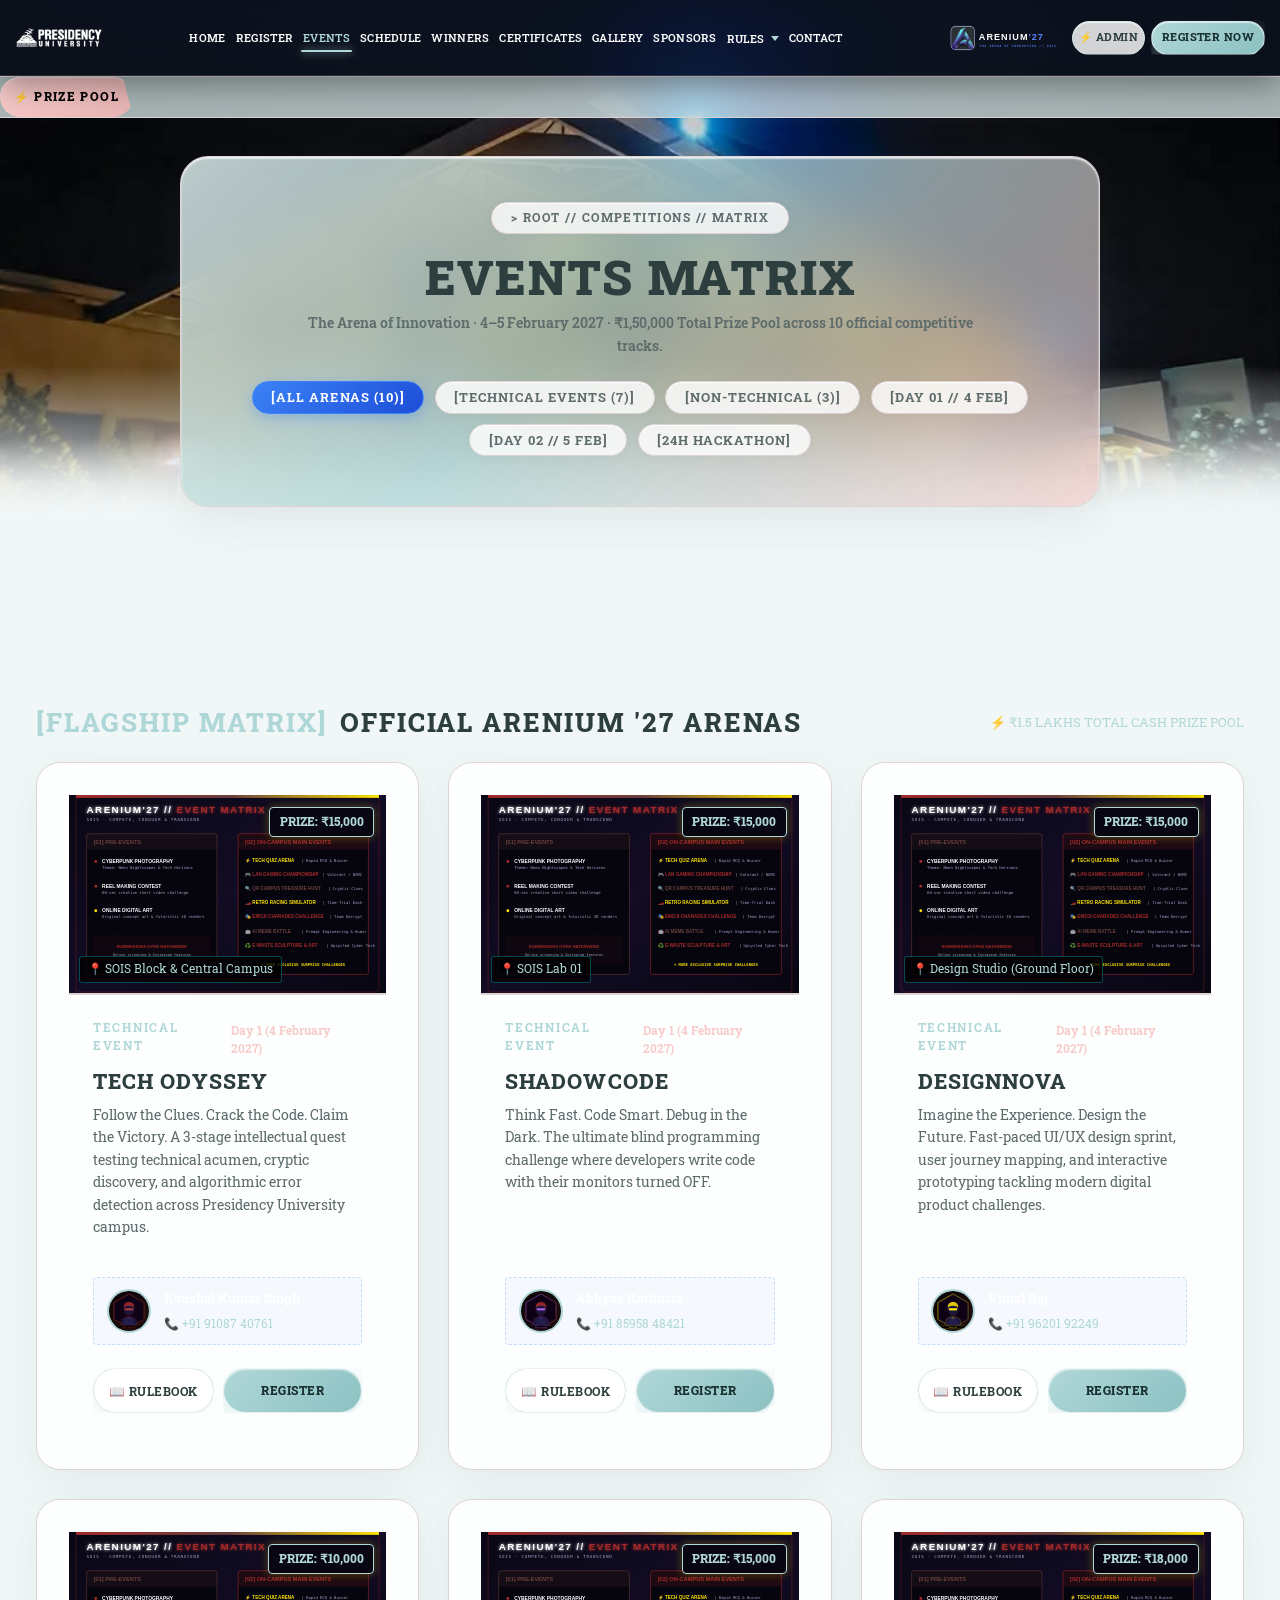
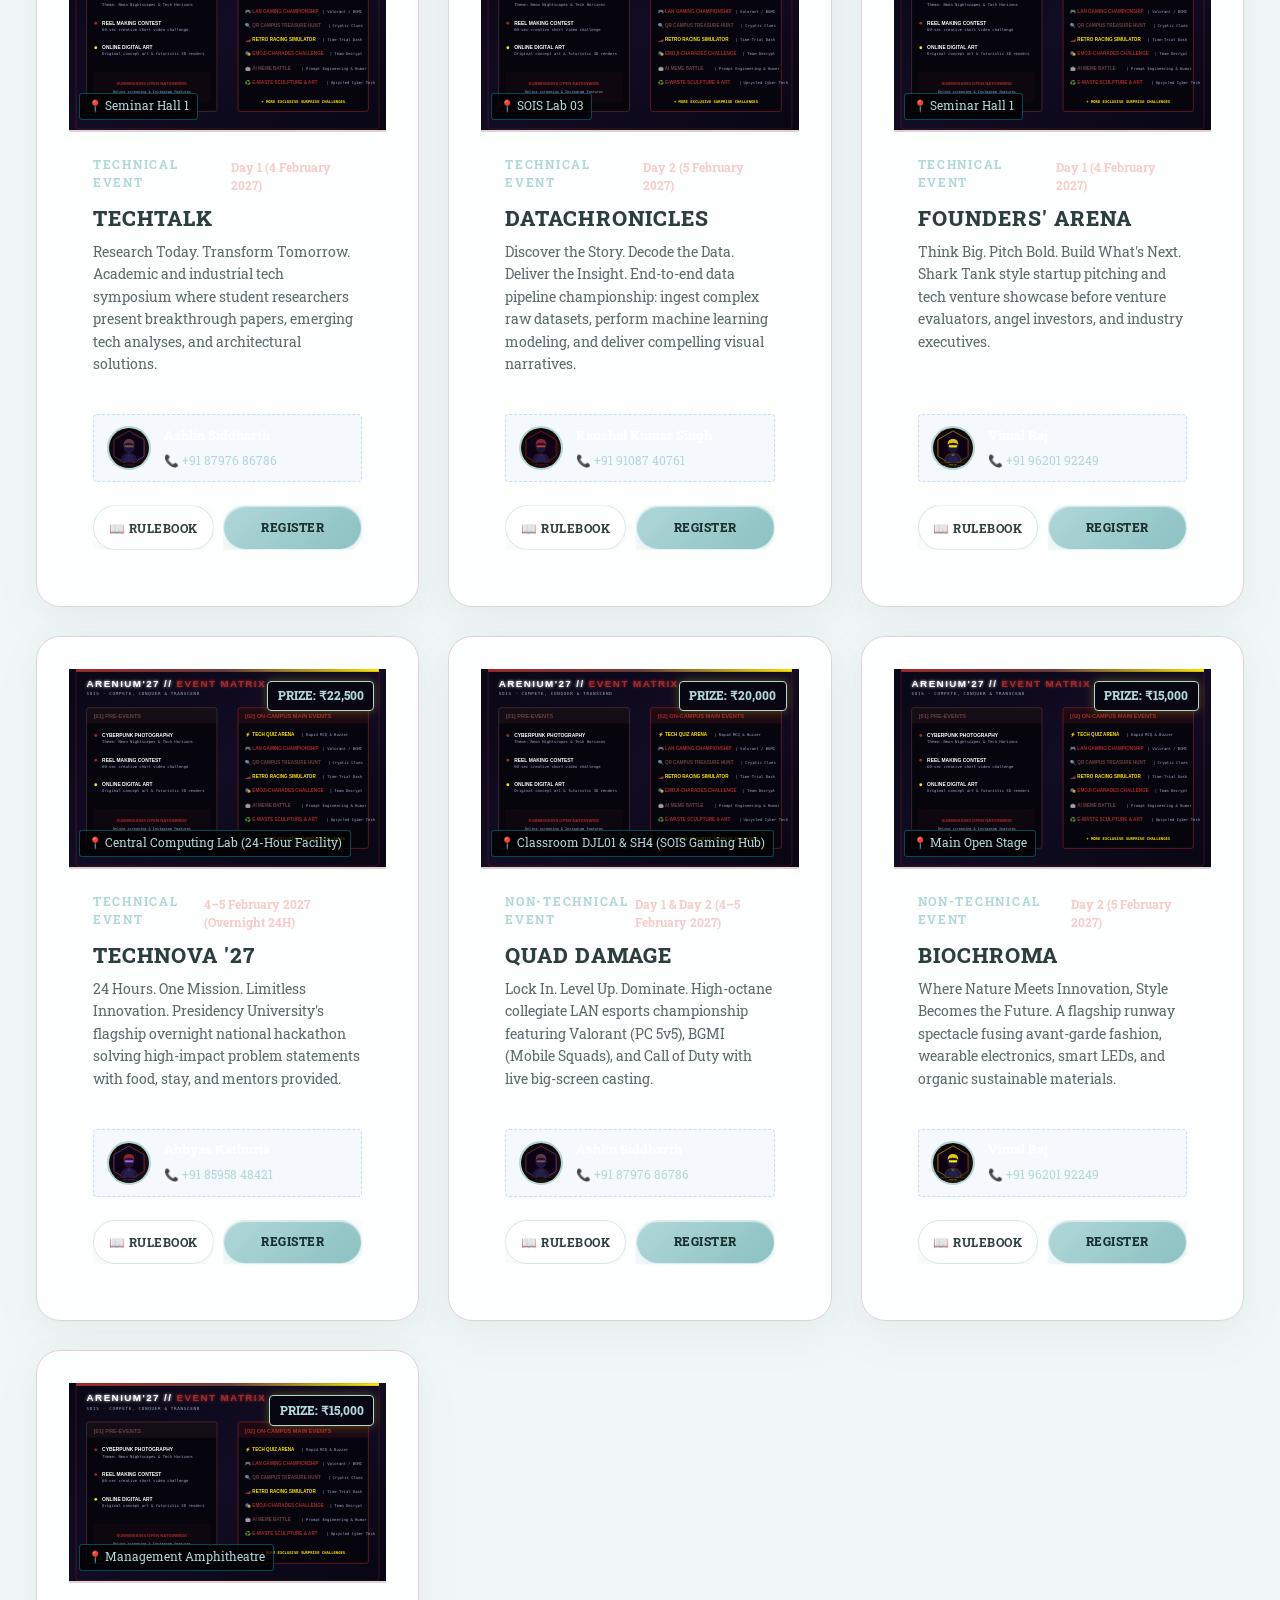
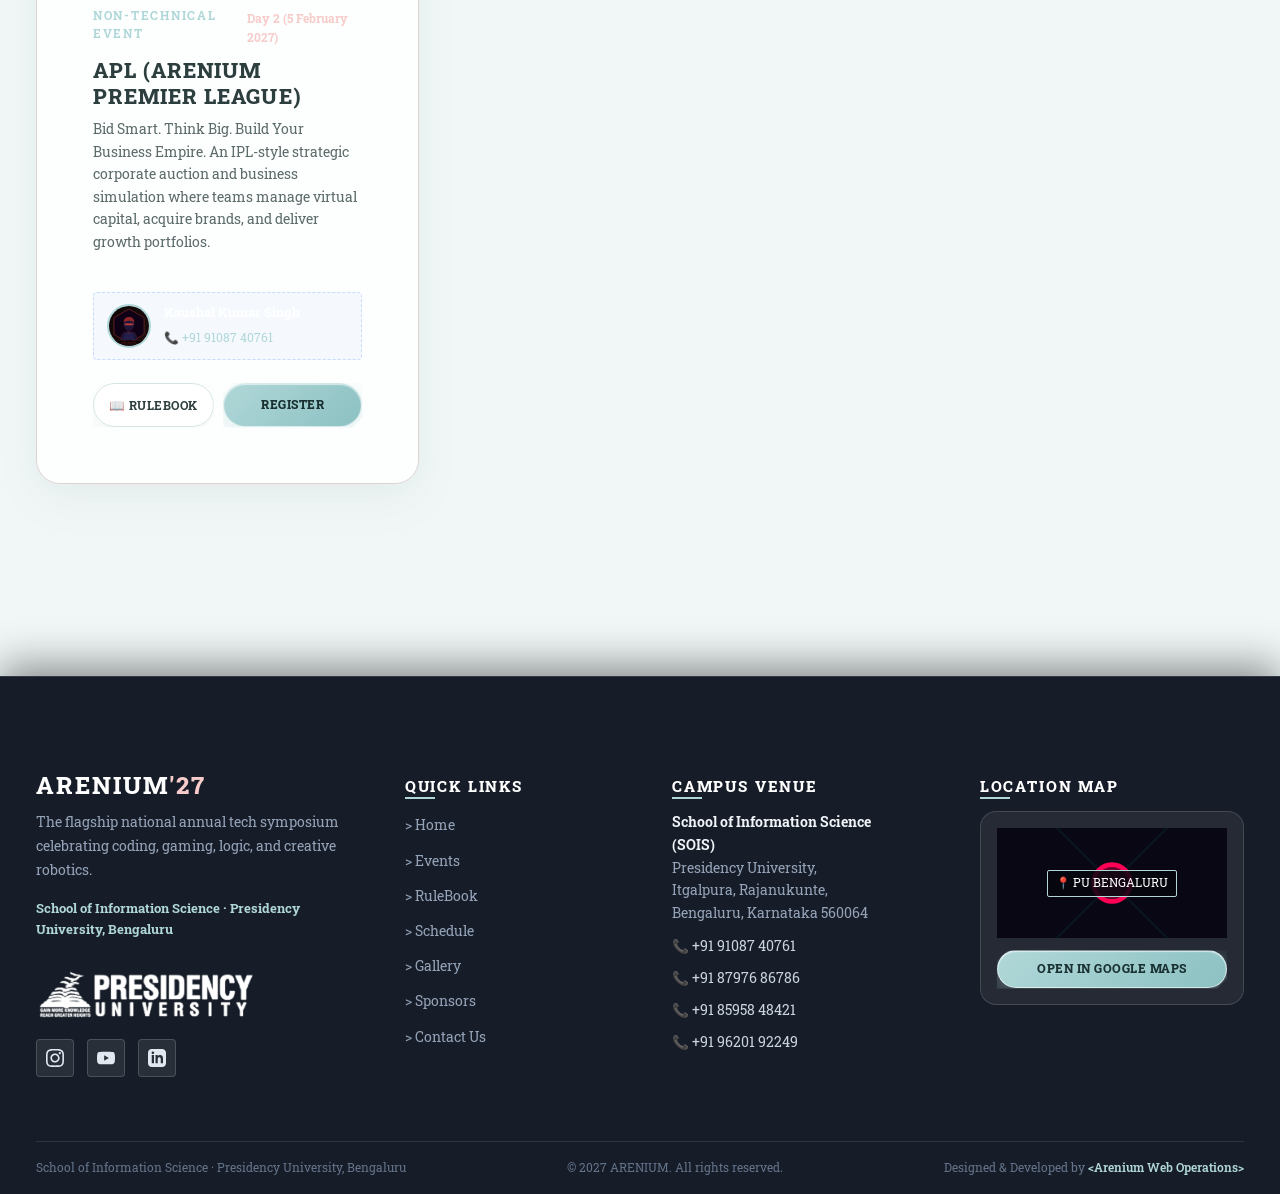
<file: events.html>
﻿<!DOCTYPE html>
<html lang="en">
<head>
  

  <meta charset="UTF-8">
  <meta name="viewport" content="width=device-width, initial-scale=1.0">
  <meta http-equiv="X-UA-Compatible" content="ie=edge">

  <title>EVENTS | ARENIUM'27 | SOIS Presidency University, Bengaluru</title>
  <meta name="title" content="EVENTS | ARENIUM'27 | SOIS Presidency University">
  <meta name="description" content="Explore the full arena matrix of ARENIUM'27. High-stakes LAN gaming, tech quizzes, cryptic QR hunts, creative reels, digital art, retro racing and AI meme battles.">
  <meta name="keywords" content="Arenium Events, LAN Gaming, Valorant Tournament, Tech Quiz, Presidency University, College Competitions, Bangalore Tech Fest">
  <meta name="author" content="School of Information Science, Presidency University">
  <meta name="robots" content="index, follow">

  <!-- Open Graph -->
  <meta property="og:type" content="website">
  <meta property="og:url" content="https://arenium27.in/events.html">
  <meta property="og:title" content="EVENTS | ARENIUM'27 | Flagship Arenas">
  <meta property="og:description" content="Compete in 10+ thrilling tech and esports arenas at ARENIUM'27. Cash prizes, trophies, and national glory.">
  <meta property="og:image" content="images/events-poster.svg">

  <link rel="icon" type="image/svg+xml" href="images/favicon.svg">
  <link rel="preconnect" href="https://fonts.googleapis.com">
  <link rel="preconnect" href="https://fonts.gstatic.com" crossorigin>
  <link href="https://fonts.googleapis.com/css2?family=Roboto+Slab:wght@100..900&display=swap" rel="stylesheet">
  <link rel="stylesheet" href="css/style.css?v=2027Y">
</head>
<body class="subpage-body">
  <div class="bg-parallax-backdrop" aria-hidden="true"></div>
  <div class="bg-atmospheric-scrim" aria-hidden="true"></div>

    <!-- ========================================================================
       GLOBAL HEADER / NAVBAR
       ======================================================================== -->
  <header class="site-header" role="banner">
    <div class="container header-container">
      
      <!-- Brand Logo & Wordmark (Left side: Presidency University & ARENIUM'27) -->
      <a href="index.html" class="brand-link" aria-label="Presidency University Home">
        <img src="images/presidency-university-logo-dark.png?v=2027" alt="Presidency University" class="header-pu-logo" width="145" height="29">
      </a>

      <!-- Mobile Navigation & Theme Toggle -->
      <div class="header-mobile-group">
        <a href="index.html" class="mobile-header-fest-logo" aria-label="ARENIUM'27 Home">
          <img src="images/logo-light.svg" alt="ARENIUM'27 Logo" width="115" height="30">
        </a>
        <button class="nav-toggle-btn" aria-label="Toggle navigation menu" aria-expanded="false" aria-controls="primary-navigation">
          <span class="nav-toggle-bar"></span>
          <span class="nav-toggle-bar"></span>
          <span class="nav-toggle-bar"></span>
        </button>
      </div>

      <!-- Navigation Links (Center) -->
      <nav id="primary-navigation" class="nav-menu" role="navigation">
        <div class="nav-item">
          <a href="index.html" class="nav-link">HOME</a>
        </div>
        <div class="nav-item">
          <a href="register.html" class="nav-link">REGISTER</a>
        </div>
        <div class="nav-item">
          <a href="events.html" class="nav-link active" aria-current="page">EVENTS</a>
        </div>
        <div class="nav-item">
          <a href="schedule.html" class="nav-link">SCHEDULE</a>
        </div>
        <div class="nav-item">
          <a href="winners.html" class="nav-link">WINNERS</a>
        </div>
        <div class="nav-item">
          <a href="certificate.html" class="nav-link">CERTIFICATES</a>
        </div>
        <div class="nav-item">
          <a href="gallery.html" class="nav-link">GALLERY</a>
        </div>
        <div class="nav-item">
          <a href="sponsors.html" class="nav-link">SPONSORS</a>
        </div>

        <div class="nav-item nav-dropdown">
          <button class="nav-link dropdown-toggle" aria-haspopup="true" aria-expanded="false">
            RULES <span class="dropdown-caret" aria-hidden="true"></span>
          </button>
          <ul class="dropdown-menu" role="menu">
            <li class="dropdown-item" role="none">
              <a href="rulebook.pdf" target="_blank" rel="noopener noreferrer" role="menuitem">&gt; RULEBOOK_PDF</a>
            </li>
            <li class="dropdown-item" role="none">
              <a href="events.html" role="menuitem">&gt; EVENT_RULEBOOKS</a>
            </li>
          </ul>
        </div>

        <div class="nav-item">
          <a href="contact.html" class="nav-link">CONTACT</a>
        </div>

        <div class="nav-item mobile-only mobile-action-group">
          <a href="#" class="btn btn-register" style="width: 100%; text-align: center; padding: 0.8rem 1rem;" data-register-btn>⚡ REGISTER NOW</a>
          <a href="admin.html" class="btn btn-ghost" style="width: 100%; text-align: center; padding: 0.65rem 1rem; font-size: 0.8rem;" title="Fest Superadmin Dashboard">
            ⚡ ADMIN PORTAL
          </a>
        </div>
      </nav>

      <!-- Desktop Header Actions (Right side on desktop) -->
      <div class="header-action-desktop">
        <a href="index.html" class="header-fest-logo-link" aria-label="ARENIUM'27 Home">
          <img src="images/logo-light.svg" alt="ARENIUM'27 Logo" class="brand-logo-img header-fest-logo-img" width="135" height="36">
        </a>
        <a href="admin.html" class="btn btn-ghost" style="padding: 0.5rem 0.9rem; font-size: 0.75rem;" title="Fest Superadmin Dashboard">
          ⚡ ADMIN
        </a>
        <a href="#" class="btn btn-register" data-register-btn>REGISTER NOW</a>
      </div>

    </div>
  </header>

  <!-- ========================================================================
       MOVING NEON TICKER (PRIZE POOL 1.5L) — LOCATED DIRECTLY UNDER NAVBAR
       ======================================================================== -->
  <div class="cyber-ticker-wrap" role="complementary" aria-label="Prize Pool Announcement">
    <div class="cyber-ticker-badge">⚡ PRIZE POOL</div>
    <div class="cyber-ticker-track">
      <div class="cyber-ticker-content" id="prize-ticker-content">
        ⚡ TOTAL PRIZE POOL: <span class="cyber-ticker-highlight">₹1,50,000 (1.5 LAKHS)</span> // CASH PRIZES &amp; ACCREDITED MERIT CERTIFICATES ACROSS ALL TRACKS // REGISTRATIONS LIVE ⚡
      </div>
    </div>
  </div>

  <!-- MAIN CONTENT -->
  <main id="main-content">

    <!-- Page Header Banner -->
    <section class="page-header-banner">
      <div class="container">
        <div class="breadcrumbs">&gt; ROOT // COMPETITIONS // MATRIX</div>
        <h1 class="page-title">EVENTS MATRIX</h1>
        <p class="section-subtitle">
          The Arena of Innovation · 4–5 February 2027 · ₹1,50,000 Total Prize Pool across 10 official competitive tracks.
        </p>

        <!-- Filter Chips -->
        <div class="filter-chips-container" role="toolbar" aria-label="Event Categories Filter">
          <button class="filter-chip active" data-filter="all">[ALL ARENAS (10)]</button>
          <button class="filter-chip" data-filter="technical">[TECHNICAL EVENTS (7)]</button>
          <button class="filter-chip" data-filter="non-technical">[NON-TECHNICAL (3)]</button>
          <button class="filter-chip" data-filter="day1">[DAY 01 // 4 FEB]</button>
          <button class="filter-chip" data-filter="day2">[DAY 02 // 5 FEB]</button>
          <button class="filter-chip" data-filter="hackathon">[24H HACKATHON]</button>
        </div>
      </div>
    </section>

    <!-- Events Groups Container -->
    <section style="padding: var(--space-2xl) 0 var(--space-3xl);">
      <div class="container">

        <!-- All Competitions Grid -->
        <div class="events-group-block" id="main-events-block">
          <div style="display: flex; justify-content: space-between; align-items: center; margin-bottom: 1.5rem; flex-wrap: wrap; gap: 0.8rem;">
            <h2 class="events-group-heading" style="margin: 0;">
              <span style="color: var(--neon-cyan);">[FLAGSHIP MATRIX]</span> OFFICIAL ARENIUM '27 ARENAS
            </h2>
            <div style="font-family: var(--font-mono); font-size: 0.8rem; color: var(--neon-yellow);">
              ⚡ ₹1.5 LAKHS TOTAL CASH PRIZE POOL
            </div>
          </div>
          <div class="events-grid" id="main-events-container">
            <!-- Dynamically populated via main.js from FestDB.events -->
          </div>
        </div>

        <!-- No-JavaScript Fallback Notice -->
        <noscript>
          <div class="cyber-card" style="text-align: center; margin-top: 2rem;">
            <p style="color: var(--neon-yellow); margin-bottom: 1rem;">
              JavaScript is required for interactive grid filtering and rulebook modal. Official 10 Fest Arenas (4–5 Feb 2027):
            </p>
            <ul style="list-style: none; line-height: 2; color: #ffffff; text-align: left; max-width: 750px; margin: 0 auto;">
              <li>⚡ <strong>TECH ODYSSEY:</strong> Follow the Clues. Crack the Code. Claim the Victory (Technical Event · ₹15,000)</li>
              <li>💻 <strong>SHADOWCODE:</strong> Think Fast. Code Smart. Debug in the Dark (Technical Event · ₹15,000)</li>
              <li>🎨 <strong>DESIGNNOVA:</strong> Imagine the Experience. Design the Future (Technical Event · ₹15,000)</li>
              <li>🎤 <strong>TECHTALK:</strong> Research Today. Transform Tomorrow (Technical Event · ₹10,000)</li>
              <li>📊 <strong>DATACHRONICLES:</strong> Discover the Story. Decode the Data. Deliver the Insight (Technical Event · ₹15,000)</li>
              <li>🚀 <strong>FOUNDERS' ARENA:</strong> Think Big. Pitch Bold. Build What's Next (Technical Event · ₹18,000)</li>
              <li>🔥 <strong>TECHNOVA '27:</strong> 24 Hours. One Mission. Limitless Innovation (24-Hour Flagship Hackathon · ₹22,500)</li>
              <li>🎮 <strong>QUAD DAMAGE:</strong> Lock In. Level Up. Dominate (LAN Esports Championship · ₹20,000)</li>
              <li>🌿 <strong>BIOCHROMA:</strong> Where Nature Meets Innovation, Style Becomes the Future (Non-Technical Runway · ₹15,000)</li>
              <li>🏏 <strong>APL (ARENIUM PREMIER LEAGUE):</strong> Bid Smart. Think Big. Build Your Business Empire (Non-Technical Auction · ₹15,000)</li>
            </ul>
            <div style="margin-top: 1.5rem;">
              <a href="#" class="btn btn-register" data-register-btn>REGISTER NOW</a>
            </div>
          </div>
        </noscript>

      </div>
    </section>

  </main>

  <!-- GLOBAL FOOTER -->
  <footer class="site-footer" role="contentinfo">
    <div class="container">
      <div class="footer-grid">
        <div class="footer-col">
          <div style="margin-bottom: 0.8rem;">
            <a href="index.html" class="brand-link">
              <span class="brand-name">ARENIUM<span class="accent-quote">'</span><span class="accent-num">27</span></span>
            </a>
          </div>
          <p class="footer-desc">
            The flagship national annual tech symposium celebrating coding, gaming, logic, and creative robotics.
          </p>
          <div class="footer-host-tag">
            School of Information Science · Presidency University, Bengaluru
          </div>

          <div class="footer-institution-badge">
            <a href="https://presidencyuniversity.in" target="_blank" rel="noopener noreferrer" title="Presidency University, Bengaluru">
              <img src="images/presidency-university-logo-dark.png?v=2027" alt="Presidency University Bengaluru" class="footer-pu-logo pu-logo-dark" width="220" height="40">
              <img src="images/presidency-university-logo-light.png?v=2027" alt="Presidency University Bengaluru" class="footer-pu-logo pu-logo-light" width="220" height="40">
            </a>
          </div>
          <div class="footer-social-row" aria-label="Social media links">
            <a href="https://instagram.com" target="_blank" rel="noopener noreferrer" class="social-pill" aria-label="Instagram">
              <svg width="18" height="18" viewBox="0 0 24 24" fill="currentColor"><path d="M12 2.163c3.204 0 3.584.012 4.85.07 3.252.148 4.771 1.691 4.919 4.919.058 1.265.069 1.645.069 4.849 0 3.205-.012 3.584-.069 4.849-.149 3.225-1.664 4.771-4.919 4.919-1.266.058-1.644.07-4.85.07-3.204 0-3.584-.012-4.849-.07-3.26-.149-4.771-1.699-4.919-4.92-.058-1.265-.07-1.644-.07-4.849 0-3.204.013-3.583.07-4.849.149-3.227 1.664-4.771 4.919-4.919 1.266-.057 1.645-.069 4.849-.069zm0-2.163c-3.259 0-3.667.014-4.947.072-4.358.2-6.78 2.618-6.98 6.98-.059 1.281-.073 1.689-.073 4.948 0 3.259.014 3.668.072 4.948.2 4.358 2.618 6.78 6.98 6.98 1.281.058 1.689.072 4.948.072 3.259 0 3.668-.014 4.948-.072 4.354-.2 6.782-2.618 6.979-6.98.059-1.28.073-1.689.073-4.948 0-3.259-.014-3.667-.072-4.947-.196-4.354-2.617-6.78-6.979-6.98-1.281-.059-1.69-.073-4.949-.073zm0 5.838c-3.403 0-6.162 2.759-6.162 6.162s2.759 6.163 6.162 6.163 6.162-2.759 6.162-6.163c0-3.403-2.759-6.162-6.162-6.162zm0 10.162c-2.209 0-4-1.79-4-4 0-2.209 1.791-4 4-4s4 1.791 4 4c0 2.21-1.791 4-4 4zm6.406-11.845c-.796 0-1.441.645-1.441 1.44s.645 1.44 1.441 1.44c.795 0 1.439-.645 1.439-1.44s-.644-1.44-1.439-1.44z"/></svg>
            </a>
            <a href="https://youtube.com" target="_blank" rel="noopener noreferrer" class="social-pill" aria-label="YouTube">
              <svg width="18" height="18" viewBox="0 0 24 24" fill="currentColor"><path d="M23.498 6.186a3.016 3.016 0 0 0-2.122-2.136C19.505 3.545 12 3.545 12 3.545s-7.505 0-9.377.505A3.017 3.017 0 0 0 .502 6.186C0 8.07 0 12 0 12s0 3.93.502 5.814a3.016 3.016 0 0 0 2.122 2.136c1.871.505 9.376.505 9.376.505s7.505 0 9.377-.505a3.015 3.015 0 0 0 2.122-2.136C24 15.93 24 12 24 12s0-3.93-.502-5.814zM9.545 15.568V8.432L15.818 12l-6.273 3.568z"/></svg>
            </a>
            <a href="https://linkedin.com" target="_blank" rel="noopener noreferrer" class="social-pill" aria-label="LinkedIn">
              <svg width="18" height="18" viewBox="0 0 24 24" fill="currentColor"><path d="M19 0h-14c-2.761 0-5 2.239-5 5v14c0 2.761 2.239 5 5 5h14c2.762 0 5-2.239 5-5v-14c0-2.761-2.761-5-5-5zm-11 19h-3v-11h3v11zm-1.5-12.268c-.966 0-1.75-.79-1.75-1.764s.784-1.764 1.75-1.764 1.75.79 1.75 1.764-.783 1.764-1.75 1.764zm13.5 12.268h-3v-5.604c0-3.368-4-3.113-4 0v5.604h-3v-11h3v1.765c1.396-2.586 7-2.777 7 2.476v6.759z"/></svg>
            </a>
          </div>
        </div>

        <div class="footer-col">
          <h4 class="footer-col-title">QUICK LINKS</h4>
          <ul class="footer-links-list">
            <li><a href="index.html">&gt; Home</a></li>
            <li><a href="events.html">&gt; Events</a></li>
            <li><a href="rulebook.pdf" target="_blank" rel="noopener noreferrer">&gt; RuleBook</a></li>
            <li><a href="schedule.html">&gt; Schedule</a></li>
            <li><a href="gallery.html">&gt; Gallery</a></li>
            <li><a href="sponsors.html">&gt; Sponsors</a></li>
            <li><a href="contact.html">&gt; Contact Us</a></li>
          </ul>
        </div>

        <div class="footer-col">
          <h4 class="footer-col-title">CAMPUS VENUE</h4>
          <address class="footer-address">
            <strong>School of Information Science (SOIS)</strong><br>
            Presidency University,<br>
            Itgalpura, Rajanukunte,<br>
            Bengaluru, Karnataka 560064
          </address>
          <ul class="footer-contacts-list">
            <li><a href="tel:+919108740761">📞 +91 91087 40761</a></li>
            <li><a href="tel:+918797686786">📞 +91 87976 86786</a></li>
            <li><a href="tel:+918595848421">📞 +91 85958 48421</a></li>
            <li><a href="tel:+919620192249">📞 +91 96201 92249</a></li>
          </ul>
        </div>

        <div class="footer-col">
          <h4 class="footer-col-title">LOCATION MAP</h4>
          <div class="footer-map-card">
            <div class="footer-map-preview" aria-hidden="true">
              <span class="map-pin-indicator">📍 PU BENGALURU</span>
            </div>
            <a href="https://maps.google.com/?q=Presidency+University+Bengaluru" target="_blank" rel="noopener noreferrer" class="btn btn-primary" style="width: 100%; font-size: 0.78rem; padding: 0.5rem 0.8rem;">
              OPEN IN GOOGLE MAPS
            </a>
          </div>
        </div>
      </div>

      <div class="footer-bottom-bar">
        <div>School of Information Science · Presidency University, Bengaluru</div>
        <div>&copy; 2027 ARENIUM. All rights reserved.</div>
        <div>Designed &amp; Developed by <a href="index.html#team">&lt;Arenium Web Operations&gt;</a></div>
      </div>
    </div>
  </footer>

  <script src="js/main.js?v=2027Q"></script>
</body>
</html>
</file>
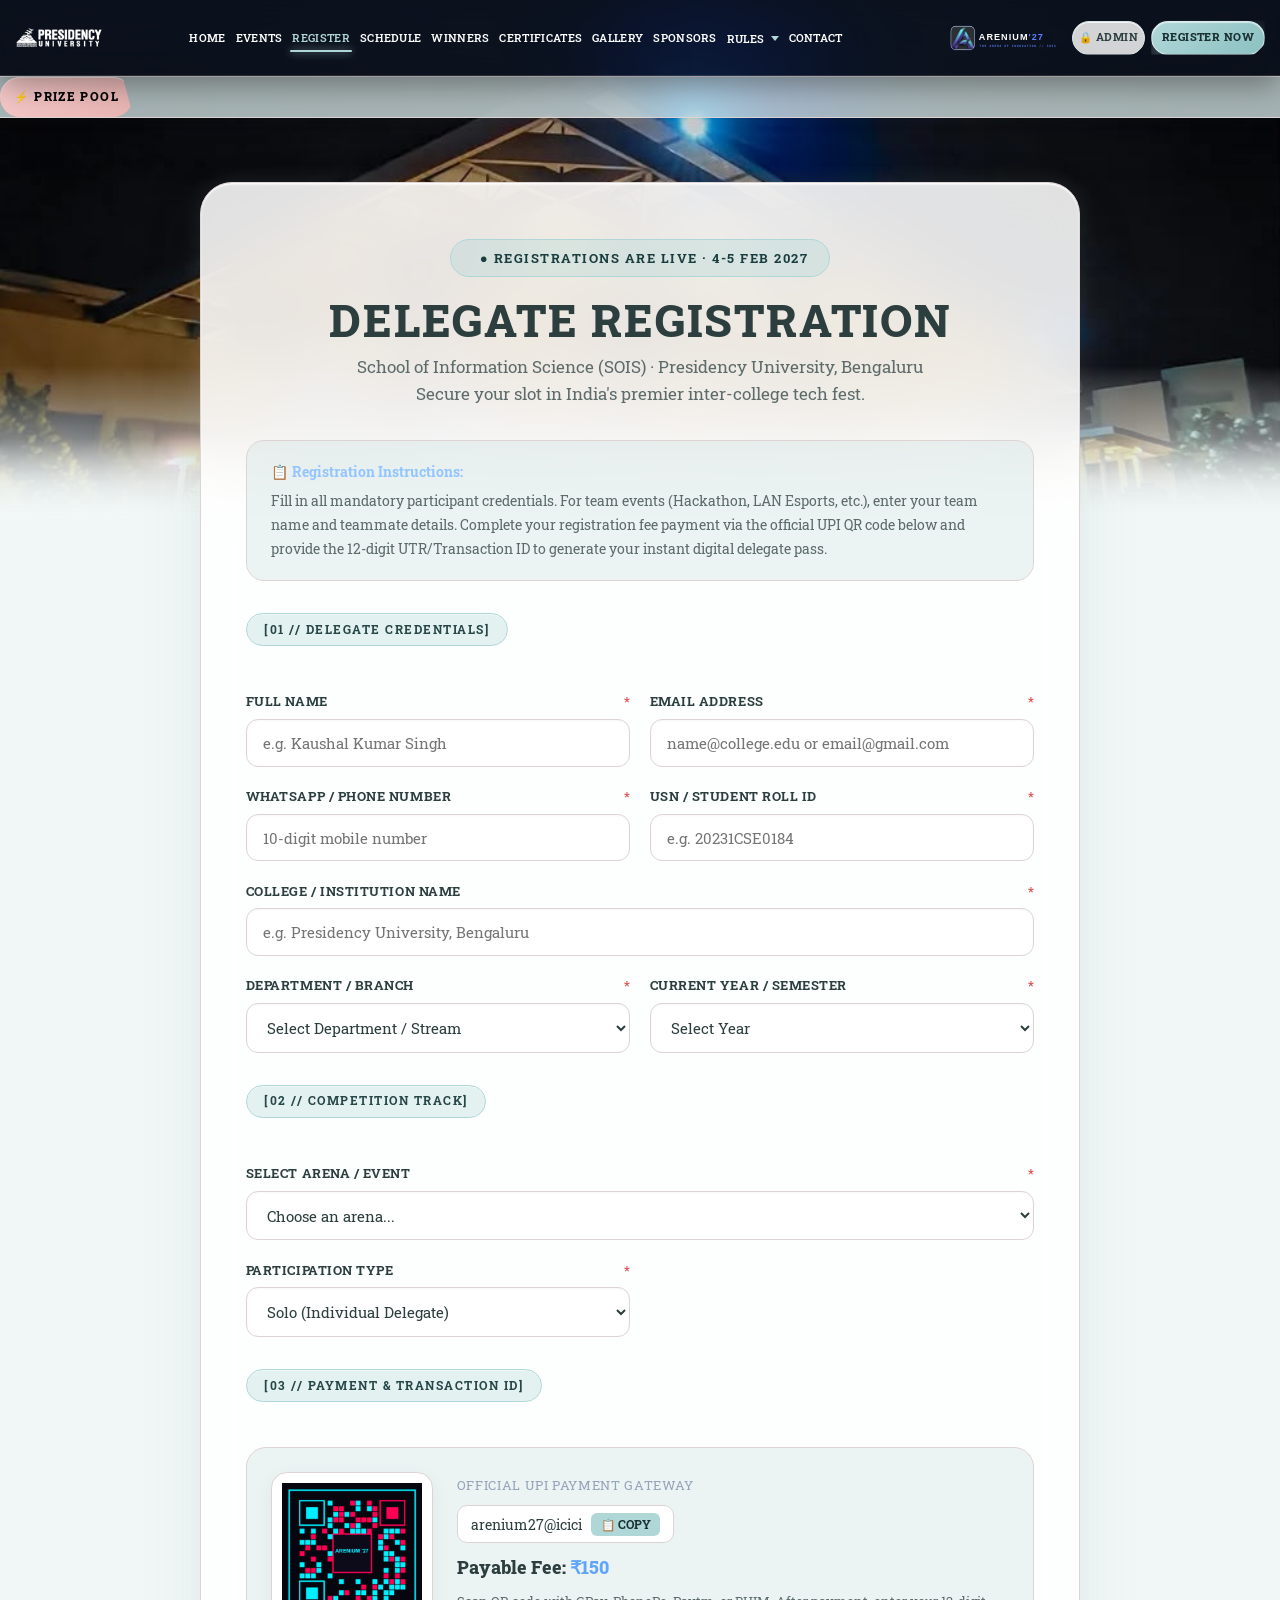
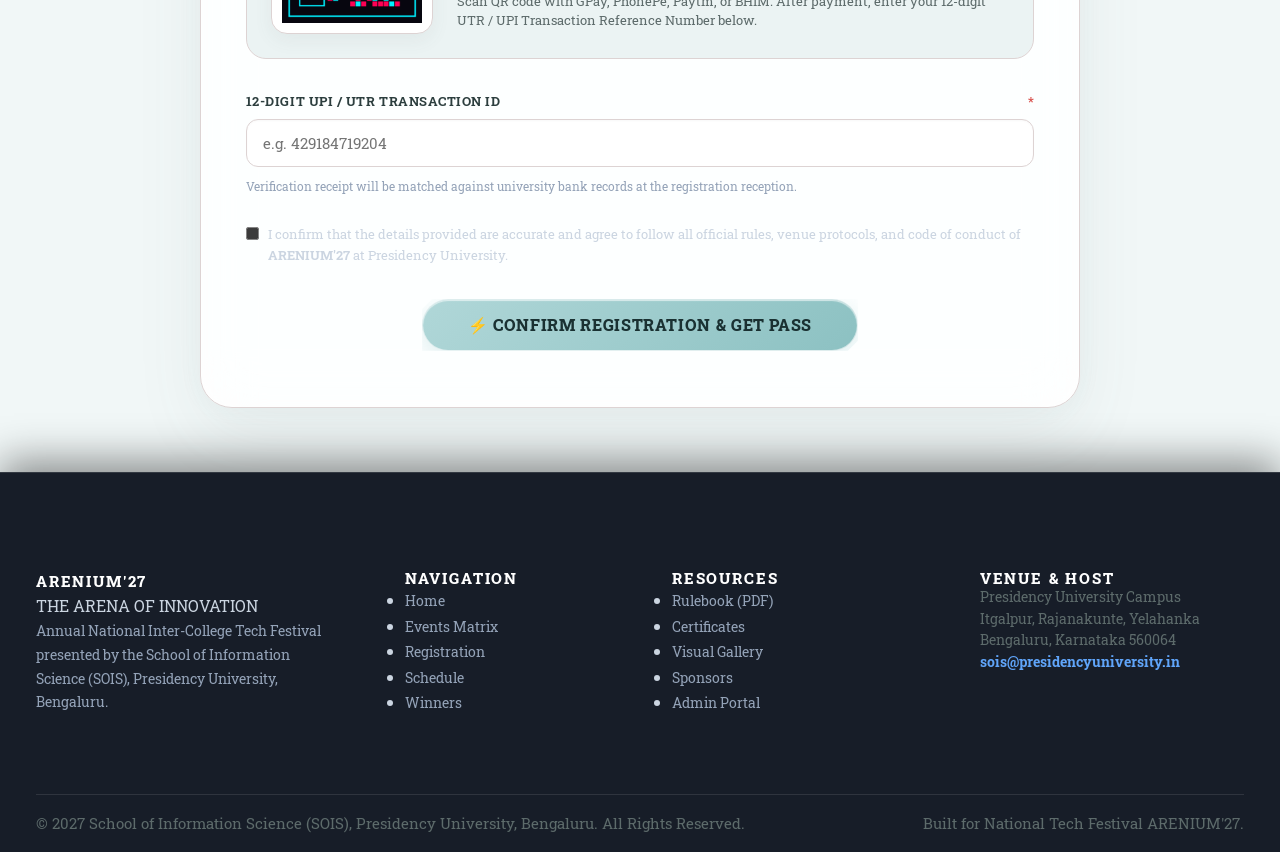
<file: register.html>
<!DOCTYPE html>
<html lang="en">
<head>
  <meta charset="UTF-8">
  <meta name="viewport" content="width=device-width, initial-scale=1.0">
  <meta http-equiv="X-UA-Compatible" content="ie=edge">

  <!-- SEO Primary Meta Tags -->
  <title>OFFICIAL REGISTRATION | ARENIUM'27 | SOIS Presidency University, Bengaluru</title>
  <meta name="title" content="OFFICIAL REGISTRATION | ARENIUM'27 | SOIS Presidency University">
  <meta name="description" content="Official delegate registration portal for ARENIUM'27 at Presidency University, Bengaluru. Register for 24-Hour Hackathon, Blind Coding, LAN Esports, Tech Quizzes, and more.">
  <meta name="keywords" content="Arenium 27 Registration, Presidency University Tech Fest Register, Hackathon Registration, Bangalore College Fest, SOIS Arenium">
  <meta name="author" content="School of Information Science, Presidency University">
  <meta name="robots" content="index, follow">

  <!-- Favicon -->
  <link rel="icon" type="image/svg+xml" href="images/favicon.svg">

  <!-- Google Fonts Preconnect -->
  <link rel="preconnect" href="https://fonts.googleapis.com">
  <link rel="preconnect" href="https://fonts.gstatic.com" crossorigin>
  <link href="https://fonts.googleapis.com/css2?family=Roboto+Slab:wght@100..900&display=swap" rel="stylesheet">

  <!-- Main Stylesheet -->
  <link rel="stylesheet" href="css/style.css?v=2027Y">
</head>
<body class="subpage-body">
  <div class="bg-parallax-backdrop" aria-hidden="true"></div>
  <div class="bg-atmospheric-scrim" aria-hidden="true"></div>

  <!-- ========================================================================
       GLOBAL HEADER / NAVBAR
       ======================================================================== -->
  <header class="site-header" role="banner">
    <div class="container header-container">
      
      <!-- Brand Logo & Wordmark (Left side: Presidency University) -->
      <a href="index.html" class="brand-link" aria-label="Presidency University Home">
        <img src="images/presidency-university-logo-dark.png?v=2027" alt="Presidency University" class="header-pu-logo" width="145" height="29">
      </a>

      <!-- Mobile Navigation & Theme Toggle -->
      <div class="header-mobile-group">
        <a href="index.html" class="mobile-header-fest-logo" aria-label="ARENIUM'27 Home">
          <img src="images/logo-light.svg" alt="ARENIUM'27 Logo" width="115" height="30">
        </a>
        <button class="nav-toggle-btn" aria-label="Toggle navigation menu" aria-expanded="false" aria-controls="primary-navigation">
          <span class="nav-toggle-bar"></span>
          <span class="nav-toggle-bar"></span>
          <span class="nav-toggle-bar"></span>
        </button>
      </div>

      <!-- Navigation Links (Center) -->
      <nav id="primary-navigation" class="nav-menu" role="navigation">
        <div class="nav-item">
          <a href="index.html" class="nav-link">HOME</a>
        </div>
        <div class="nav-item">
          <a href="events.html" class="nav-link">EVENTS</a>
        </div>
        <div class="nav-item">
          <a href="register.html" class="nav-link active" aria-current="page">REGISTER</a>
        </div>
        <div class="nav-item">
          <a href="schedule.html" class="nav-link">SCHEDULE</a>
        </div>
        <div class="nav-item">
          <a href="winners.html" class="nav-link">WINNERS</a>
        </div>
        <div class="nav-item">
          <a href="certificate.html" class="nav-link">CERTIFICATES</a>
        </div>
        <div class="nav-item">
          <a href="gallery.html" class="nav-link">GALLERY</a>
        </div>
        <div class="nav-item">
          <a href="sponsors.html" class="nav-link">SPONSORS</a>
        </div>

        <!-- Rules Dropdown Menu -->
        <div class="nav-item nav-dropdown">
          <button class="nav-link dropdown-toggle" aria-haspopup="true" aria-expanded="false">
            RULES <span class="dropdown-caret" aria-hidden="true"></span>
          </button>
          <ul class="dropdown-menu" role="menu">
            <li class="dropdown-item" role="none">
              <a href="rulebook.pdf" target="_blank" rel="noopener noreferrer" role="menuitem">
                &gt; RULEBOOK_PDF
              </a>
            </li>
            <li class="dropdown-item" role="none">
              <a href="events.html" role="menuitem">
                &gt; EVENT_RULEBOOKS
              </a>
            </li>
          </ul>
        </div>

        <div class="nav-item">
          <a href="contact.html" class="nav-link">CONTACT</a>
        </div>

        <!-- Mobile Actions in Drawer -->
        <div class="nav-item mobile-only mobile-action-group">
          <a href="register.html" class="btn btn-register" style="width: 100%; text-align: center; padding: 0.8rem 1rem;">⚡ REGISTER NOW</a>
          <a href="admin.html" class="btn btn-ghost" style="width: 100%; text-align: center; padding: 0.65rem 1rem; font-size: 0.8rem;" title="Fest Superadmin Dashboard">
            🔒 ADMIN PORTAL
          </a>
        </div>
      </nav>

      <!-- Desktop Header Actions (Right side on desktop) -->
      <div class="header-action-desktop">
        <a href="index.html" class="header-fest-logo-link" aria-label="ARENIUM'27 Home">
          <img src="images/logo-light.svg" alt="ARENIUM'27 Logo" class="brand-logo-img header-fest-logo-img" width="135" height="36">
        </a>
        <a href="admin.html" class="btn btn-ghost" style="padding: 0.5rem 0.9rem; font-size: 0.75rem;" title="Fest Superadmin Dashboard">
          🔒 ADMIN
        </a>
        <a href="register.html" class="btn btn-register">REGISTER NOW</a>
      </div>

    </div>
  </header>

  <!-- ========================================================================
       MOVING NEON TICKER (PRIZE POOL 1.5L)
       ======================================================================== -->
  <div class="cyber-ticker-wrap" role="complementary" aria-label="Prize Pool Announcement">
    <div class="cyber-ticker-badge">⚡ PRIZE POOL</div>
    <div class="cyber-ticker-track">
      <div class="cyber-ticker-content" id="prize-ticker-content">
        ⚡ TOTAL PRIZE POOL: <span class="cyber-ticker-highlight">₹1,50,000 (1.5 LAKHS)</span> // CASH PRIZES &amp; ACCREDITED MERIT CERTIFICATES ACROSS ALL TRACKS // REGISTRATIONS LIVE ⚡
      </div>
    </div>
  </div>

  <!-- ========================================================================
       MAIN REGISTRATION CONTENT
       ======================================================================== -->
  <main id="main-content">
    <section class="register-section">
      <div class="container">
        
        <!-- Apple Frosted Liquid Glass Card -->
        <div class="register-glass-card reveal-on-scroll is-visible">
          
          <!-- Card Header -->
          <div class="register-header">
            <div id="reg-status-pill" class="register-badge status-open">
              <span class="pulse-dot" aria-hidden="true"></span>
              <span id="reg-status-text">● REGISTRATIONS ARE LIVE · 4-5 FEB 2027</span>
            </div>

            <h1 class="register-title">DELEGATE REGISTRATION</h1>
            <p class="register-subtitle">
              School of Information Science (SOIS) · Presidency University, Bengaluru<br>
              Secure your slot in India's premier inter-college tech fest.
            </p>
          </div>

          <!-- Dynamic Guidelines / Admin Instructions Box -->
          <div class="register-instructions-box" id="reg-instructions-box">
            <strong style="color: #93C5FD; display: block; margin-bottom: 0.3rem;">📋 Registration Instructions:</strong>
            <span id="reg-instructions-text">
              Fill in all mandatory participant credentials. For team events (Hackathon, LAN Esports, etc.), enter your team name and teammate details. Complete your registration fee payment via the official UPI QR code below and provide the 12-digit UTR/Transaction ID to generate your instant digital delegate pass.
            </span>
          </div>

          <!-- External Portal Notice (Visible if admin set External Mode) -->
          <div id="external-portal-notice" style="display: none; background: rgba(33, 150, 243, 0.15); border: 1.5px solid #2196F3; border-radius: 16px; padding: 1.5rem; text-align: center; margin-bottom: 2rem;">
            <h3 style="color: #60A5FA; margin-bottom: 0.5rem;">CENTRAL UNIVERSITY REGISTRATION PORTAL</h3>
            <p style="color: #E2E8F0; font-size: 0.95rem; margin-bottom: 1.2rem;">
              Registrations for ARENIUM'27 are officially managed via the university central portal. Click below to open the external registration form.
            </p>
            <a id="external-portal-link" href="#" target="_blank" rel="noopener noreferrer" class="btn btn-primary" style="padding: 0.8rem 2rem;">
              OPEN OFFICIAL REGISTRATION FORM ↗
            </a>
          </div>

          <!-- Registration Form Container -->
          <form id="arenium-registration-form" novalidate>

            <!-- SECTION 1: PARTICIPANT INFORMATION -->
            <div style="margin-bottom: 1.5rem; border-bottom: 1px solid rgba(255, 255, 255, 0.12); padding-bottom: 0.5rem;">
              <span class="section-tag">[01 // DELEGATE CREDENTIALS]</span>
            </div>

            <div class="register-form-grid">
              <div class="form-field-group">
                <label class="form-label" for="reg-fullname">FULL NAME <span class="req">*</span></label>
                <input type="text" id="reg-fullname" class="form-input" placeholder="e.g. Kaushal Kumar Singh" required>
              </div>

              <div class="form-field-group">
                <label class="form-label" for="reg-email">EMAIL ADDRESS <span class="req">*</span></label>
                <input type="email" id="reg-email" class="form-input" placeholder="name@college.edu or email@gmail.com" required>
              </div>

              <div class="form-field-group">
                <label class="form-label" for="reg-phone">WHATSAPP / PHONE NUMBER <span class="req">*</span></label>
                <input type="tel" id="reg-phone" class="form-input" placeholder="10-digit mobile number" maxlength="10" required>
              </div>

              <div class="form-field-group">
                <label class="form-label" for="reg-usn">USN / STUDENT ROLL ID <span class="req">*</span></label>
                <input type="text" id="reg-usn" class="form-input" placeholder="e.g. 20231CSE0184" required>
              </div>

              <div class="form-field-group full-width">
                <label class="form-label" for="reg-college">COLLEGE / INSTITUTION NAME <span class="req">*</span></label>
                <input type="text" id="reg-college" class="form-input" placeholder="e.g. Presidency University, Bengaluru" required>
              </div>

              <div class="form-field-group">
                <label class="form-label" for="reg-dept">DEPARTMENT / BRANCH <span class="req">*</span></label>
                <select id="reg-dept" class="form-select" required>
                  <option value="">Select Department / Stream</option>
                  <option value="Computer Science & Engineering (CSE)">Computer Science &amp; Engineering (CSE)</option>
                  <option value="Information Science & Engineering (ISE)">Information Science &amp; Engineering (ISE)</option>
                  <option value="AI & Machine Learning (AIML)">AI &amp; Machine Learning (AIML)</option>
                  <option value="Data Science / Big Data">Data Science / Big Data</option>
                  <option value="BCA / MCA">BCA / MCA</option>
                  <option value="Cyber Security / IoT">Cyber Security / IoT</option>
                  <option value="ECE / EEE / Mechanical">ECE / EEE / Mechanical / Other Engg</option>
                  <option value="Management / Commerce / Arts">Management / Commerce / Design / Other</option>
                </select>
              </div>

              <div class="form-field-group">
                <label class="form-label" for="reg-year">CURRENT YEAR / SEMESTER <span class="req">*</span></label>
                <select id="reg-year" class="form-select" required>
                  <option value="">Select Year</option>
                  <option value="1st Year (1st / 2nd Sem)">1st Year (1st / 2nd Sem)</option>
                  <option value="2nd Year (3rd / 4th Sem)">2nd Year (3rd / 4th Sem)</option>
                  <option value="3rd Year (5th / 6th Sem)">3rd Year (5th / 6th Sem)</option>
                  <option value="4th Year (7th / 8th Sem)">4th Year (7th / 8th Sem)</option>
                  <option value="Postgraduate (PG)">Postgraduate (M.Tech / MCA / MBA)</option>
                </select>
              </div>
            </div>

            <!-- SECTION 2: EVENT SELECTION & TEAM CONFIGURATION -->
            <div style="margin-top: 2rem; margin-bottom: 1.5rem; border-bottom: 1px solid rgba(255, 255, 255, 0.12); padding-bottom: 0.5rem;">
              <span class="section-tag">[02 // COMPETITION TRACK]</span>
            </div>

            <div class="register-form-grid">
              <div class="form-field-group full-width">
                <label class="form-label" for="reg-event">SELECT ARENA / EVENT <span class="req">*</span></label>
                <select id="reg-event" class="form-select" required>
                  <option value="">Choose an arena...</option>
                  <!-- Populated dynamically via FestDB -->
                </select>
              </div>

              <div class="form-field-group">
                <label class="form-label" for="reg-type">PARTICIPATION TYPE <span class="req">*</span></label>
                <select id="reg-type" class="form-select" required>
                  <option value="Solo">Solo (Individual Delegate)</option>
                  <option value="Team">Team / Squad</option>
                </select>
              </div>

              <div class="form-field-group" id="group-team-name" style="display: none;">
                <label class="form-label" for="reg-team-name">TEAM / SQUAD NAME <span class="req">*</span></label>
                <input type="text" id="reg-team-name" class="form-input" placeholder="e.g. MatrixBreakers">
              </div>

              <div class="form-field-group full-width" id="group-team-members" style="display: none;">
                <label class="form-label" for="reg-team-members">TEAM MEMBERS (NAMES &amp; USNs)</label>
                <textarea id="reg-team-members" class="form-textarea" rows="3" placeholder="Member 2: Name - USN&#10;Member 3: Name - USN&#10;Member 4: Name - USN"></textarea>
                <span style="font-size: 0.74rem; color: #94A3B8; margin-top: 0.3rem;">
                  For 24-Hour Hackathon, teams must consist of 4 members. For LAN Gaming, specify your 5-player squad.
                </span>
              </div>
            </div>

            <!-- SECTION 3: UPI PAYMENT & VERIFICATION -->
            <div style="margin-top: 2rem; margin-bottom: 1.5rem; border-bottom: 1px solid rgba(255, 255, 255, 0.12); padding-bottom: 0.5rem;">
              <span class="section-tag">[03 // PAYMENT &amp; TRANSACTION ID]</span>
            </div>

            <div class="payment-glass-card">
              <div class="payment-qr-wrap">
                <img id="reg-qr-img" src="images/qrcode.png" alt="ARENIUM'27 UPI Payment QR Code" class="payment-qr-img">
              </div>

              <div class="payment-details">
                <div style="font-size: 0.8rem; color: #94A3B8; text-transform: uppercase; letter-spacing: 0.05em;">
                  OFFICIAL UPI PAYMENT GATEWAY
                </div>
                
                <div class="payment-upi-chip">
                  <span id="reg-upi-id">arenium27@icici</span>
                  <button type="button" class="btn-copy-upi" id="btn-copy-upi" title="Copy UPI ID">
                    📋 COPY
                  </button>
                </div>

                <div class="payment-fee-summary" id="reg-fee-display">
                  Payable Fee: <span id="reg-fee-amount" style="color: #60A5FA;">₹150</span>
                </div>

                <p style="font-size: 0.82rem; color: #CBD5E1; margin: 0; line-height: 1.5;">
                  Scan QR code with GPay, PhonePe, Paytm, or BHIM. After payment, enter your 12-digit UTR / UPI Transaction Reference Number below.
                </p>
              </div>
            </div>

            <div class="register-form-grid">
              <div class="form-field-group full-width">
                <label class="form-label" for="reg-utr">12-DIGIT UPI / UTR TRANSACTION ID <span class="req">*</span></label>
                <input type="text" id="reg-utr" class="form-input" placeholder="e.g. 429184719204" maxlength="16" required>
                <span style="font-size: 0.74rem; color: #94A3B8; margin-top: 0.3rem;">
                  Verification receipt will be matched against university bank records at the registration reception.
                </span>
              </div>

              <div class="form-field-group full-width" style="margin-top: 0.5rem;">
                <label style="display: flex; align-items: flex-start; gap: 0.6rem; color: #CBD5E1; font-size: 0.84rem; cursor: pointer;">
                  <input type="checkbox" id="reg-terms" required style="margin-top: 0.2rem;">
                  <span>
                    I confirm that the details provided are accurate and agree to follow all official rules, venue protocols, and code of conduct of <strong>ARENIUM'27</strong> at Presidency University.
                  </span>
                </label>
              </div>
            </div>

            <div style="margin-top: 2rem; text-align: center;">
              <button type="submit" id="btn-submit-registration" class="btn btn-primary" style="padding: 0.9rem 2.8rem; font-size: 1rem; border-radius: 50px;">
                ⚡ CONFIRM REGISTRATION &amp; GET PASS
              </button>
            </div>

          </form>

          <!-- GENERATED DELEGATE PASS (HIDDEN INITIALLY) -->
          <div id="delegate-pass-container" style="display: none;">
            <div class="delegate-pass-card">
              <div class="delegate-pass-header">
                <div>
                  <div style="font-size: 0.72rem; color: #60A5FA; letter-spacing: 2px; font-weight: 700;">
                    PRESIDENCY UNIVERSITY · SOIS
                  </div>
                  <h2 style="font-family: var(--font-display); font-size: 1.6rem; color: #FFFFFF; margin: 0.2rem 0;">
                    ARENIUM'27 DELEGATE PASS
                  </h2>
                </div>
                <div style="text-align: right;">
                  <span class="admin-badge-confirmed" id="pass-status-badge">
                    ✓ VERIFIED REGISTRATION
                  </span>
                  <div id="pass-id-display" style="font-family: var(--font-mono); font-size: 0.9rem; color: #93C5FD; margin-top: 0.4rem; font-weight: 700;">
                    ARENIUM27-REG-8472
                  </div>
                </div>
              </div>

              <div class="delegate-pass-grid">
                <div class="delegate-pass-field">
                  <span class="delegate-pass-label">DELEGATE NAME</span>
                  <span class="delegate-pass-val" id="pass-name">-</span>
                </div>
                <div class="delegate-pass-field">
                  <span class="delegate-pass-label">SELECTED ARENA</span>
                  <span class="delegate-pass-val" id="pass-event">-</span>
                </div>
                <div class="delegate-pass-field">
                  <span class="delegate-pass-label">COLLEGE / INSTITUTION</span>
                  <span class="delegate-pass-val" id="pass-college">-</span>
                </div>
                <div class="delegate-pass-field">
                  <span class="delegate-pass-label">USN / STUDENT ID</span>
                  <span class="delegate-pass-val" id="pass-usn">-</span>
                </div>
                <div class="delegate-pass-field">
                  <span class="delegate-pass-label">CONTACT EMAIL &amp; PHONE</span>
                  <span class="delegate-pass-val" id="pass-contact">-</span>
                </div>
                <div class="delegate-pass-field">
                  <span class="delegate-pass-label">PARTICIPATION TYPE</span>
                  <span class="delegate-pass-val" id="pass-type">-</span>
                </div>
                <div class="delegate-pass-field">
                  <span class="delegate-pass-label">UTR / TRANSACTION ID</span>
                  <span class="delegate-pass-val" id="pass-utr">-</span>
                </div>
                <div class="delegate-pass-field">
                  <span class="delegate-pass-label">DATE &amp; VENUE</span>
                  <span class="delegate-pass-val">4-5 Feb 2027 · Presidency University</span>
                </div>
              </div>

              <div id="pass-team-section" style="display: none; background: rgba(255,255,255,0.05); padding: 0.8rem 1rem; border-radius: 12px; margin-bottom: 1.5rem; font-size: 0.85rem;">
                <strong style="color: #93C5FD;">Squad Details:</strong>
                <div id="pass-team-members-val" style="color: #CBD5E1; margin-top: 0.3rem;"></div>
              </div>

              <div style="border-top: 1px dashed rgba(255,255,255,0.18); padding-top: 1.2rem; display: flex; justify-content: space-between; align-items: center; flex-wrap: wrap; gap: 1rem;">
                <div style="font-size: 0.75rem; color: #94A3B8;">
                  Please present this digital pass or printed copy at the entrance security terminal.
                </div>
                <div style="display: flex; gap: 0.8rem;">
                  <button type="button" class="btn btn-primary" onclick="window.print()" style="padding: 0.6rem 1.4rem;">
                    🖨️ PRINT / SAVE PASS
                  </button>
                  <button type="button" class="btn btn-ghost" id="btn-register-another" style="padding: 0.6rem 1.2rem;">
                    + REGISTER ANOTHER
                  </button>
                </div>
              </div>
            </div>
          </div>

        </div>

      </div>
    </section>
  </main>

  <!-- ========================================================================
       GLOBAL FOOTER
       ======================================================================== -->
  <footer class="site-footer" role="contentinfo">
    <div class="container">
      <div class="footer-grid">
        <div class="footer-brand-col">
          <div class="footer-brand-title">ARENIUM'27</div>
          <div class="footer-brand-subtitle">THE ARENA OF INNOVATION</div>
          <p class="footer-desc">
            Annual National Inter-College Tech Festival presented by the School of Information Science (SOIS), Presidency University, Bengaluru.
          </p>
        </div>

        <div class="footer-links-col">
          <h4 class="footer-heading">NAVIGATION</h4>
          <ul class="footer-links">
            <li><a href="index.html" class="footer-link">Home</a></li>
            <li><a href="events.html" class="footer-link">Events Matrix</a></li>
            <li><a href="register.html" class="footer-link">Registration</a></li>
            <li><a href="schedule.html" class="footer-link">Schedule</a></li>
            <li><a href="winners.html" class="footer-link">Winners</a></li>
          </ul>
        </div>

        <div class="footer-links-col">
          <h4 class="footer-heading">RESOURCES</h4>
          <ul class="footer-links">
            <li><a href="rulebook.pdf" target="_blank" rel="noopener noreferrer" class="footer-link">Rulebook (PDF)</a></li>
            <li><a href="certificate.html" class="footer-link">Certificates</a></li>
            <li><a href="gallery.html" class="footer-link">Visual Gallery</a></li>
            <li><a href="sponsors.html" class="footer-link">Sponsors</a></li>
            <li><a href="admin.html" class="footer-link">Admin Portal</a></li>
          </ul>
        </div>

        <div class="footer-links-col">
          <h4 class="footer-heading">VENUE &amp; HOST</h4>
          <p style="color: #CBD5E1; font-size: 0.85rem; line-height: 1.6;">
            Presidency University Campus<br>
            Itgalpur, Rajanakunte, Yelahanka<br>
            Bengaluru, Karnataka 560064<br>
            <strong style="color: #60A5FA;">sois@presidencyuniversity.in</strong>
          </p>
        </div>
      </div>

      <div class="footer-bottom-bar">
        <p>&copy; 2027 School of Information Science (SOIS), Presidency University, Bengaluru. All Rights Reserved.</p>
        <p>Built for National Tech Festival ARENIUM'27.</p>
      </div>
    </div>
  </footer>

  <!-- Scripts -->
  <script src="js/main.js?v=2027Q"></script>
  <script>
    // Live Registration Page Controller
    document.addEventListener("DOMContentLoaded", () => {
      initRegisterPage();
    });

    function initRegisterPage() {
      const db = FestDB.getData();
      const regConfig = (db.settings && db.settings.registrationConfig) || {
        status: "open",
        portalMode: "internal",
        externalUrl: "https://presidencyuniversity.in/arenium27-register",
        upiId: "arenium27@icici",
        qrCodeImg: "images/qrcode.png",
        instructions: "Fill in all mandatory participant credentials. For team events (Hackathon, LAN Esports, etc.), enter your team name and teammate details. Complete your registration fee payment via the official UPI QR code below and provide the 12-digit UTR/Transaction ID to generate your instant digital delegate pass.",
        fees: {
          "tech-odyssey": "₹300 / Team of 2-3",
          "shadow-code": "₹150 / Solo",
          "design-nova": "₹150 / Solo",
          "tech-talk": "₹200 / Solo or Duo",
          "data-chronicles": "₹200 / Solo or Duo",
          "founders-arena": "₹300 / Team",
          "technova-27": "₹1,500 / Team of 4",
          "quad-damage": "₹400 / Squad (₹150 Solo)",
          "biochroma": "₹1,000 / Team",
          "apl-auction": "₹500 / Team"
        }
      };

      // 1. Sync Portal Status
      const statusPill = document.getElementById("reg-status-pill");
      const statusText = document.getElementById("reg-status-text");
      const submitBtn = document.getElementById("btn-submit-registration");

      if (regConfig.status === "closed") {
        statusPill.className = "register-badge status-closed";
        statusText.textContent = "✕ REGISTRATIONS ARE CURRENTLY CLOSED";
        if (submitBtn) {
          submitBtn.disabled = true;
          submitBtn.textContent = "REGISTRATIONS CLOSED";
          submitBtn.style.opacity = "0.5";
          submitBtn.style.cursor = "not-allowed";
        }
      } else if (regConfig.status === "spot_only") {
        statusPill.className = "register-badge";
        statusText.textContent = "● ON-SPOT REGISTRATIONS ONLY AT CAMPUS RECEPTION";
      } else {
        statusPill.className = "register-badge status-open";
        statusText.textContent = "● REGISTRATIONS ARE LIVE · 4-5 FEB 2027";
      }

      // 2. Instructions text
      const instructionsText = document.getElementById("reg-instructions-text");
      if (instructionsText && regConfig.instructions) {
        instructionsText.textContent = regConfig.instructions;
      }

      // 3. External Portal Mode Check
      const externalNotice = document.getElementById("external-portal-notice");
      const externalLink = document.getElementById("external-portal-link");
      const form = document.getElementById("arenium-registration-form");
      if (regConfig.portalMode === "external" && regConfig.externalUrl) {
        if (externalNotice) externalNotice.style.display = "block";
        if (externalLink) externalLink.href = regConfig.externalUrl;
      }

      // 4. UPI Payment Details
      const upiIdEl = document.getElementById("reg-upi-id");
      const qrImgEl = document.getElementById("reg-qr-img");
      if (upiIdEl && regConfig.upiId) upiIdEl.textContent = regConfig.upiId;
      if (qrImgEl && (regConfig.qrCodeImg || db.settings.qrCodeImg)) {
        qrImgEl.src = regConfig.qrCodeImg || db.settings.qrCodeImg;
      }

      const copyBtn = document.getElementById("btn-copy-upi");
      if (copyBtn) {
        copyBtn.addEventListener("click", () => {
          const upi = upiIdEl.textContent.trim();
          navigator.clipboard.writeText(upi).then(() => {
            copyBtn.textContent = "✓ COPIED!";
            setTimeout(() => { copyBtn.textContent = "📋 COPY"; }, 2000);
          }).catch(() => {
            alert("UPI ID: " + upi);
          });
        });
      }

      // 5. Populate Event Select Dropdown
      const eventSelect = document.getElementById("reg-event");
      const feeAmountEl = document.getElementById("reg-fee-amount");
      const feeDict = regConfig.fees || {};

      if (eventSelect) {
        eventSelect.innerHTML = `<option value="">Choose an arena...</option>`;
        (db.events || []).forEach(ev => {
          const fee = feeDict[ev.id] || "₹150";
          const opt = document.createElement("option");
          opt.value = ev.id;
          opt.textContent = `${ev.name} [${ev.category}] - ${fee}`;
          opt.dataset.fee = fee;
          opt.dataset.eventName = ev.name;
          opt.dataset.group = ev.group || "";
          eventSelect.appendChild(opt);
        });

        // Pre-select if URL has ?event=ID
        const urlParams = new URLSearchParams(window.location.search);
        const queryEvent = urlParams.get("event");
        if (queryEvent) {
          eventSelect.value = queryEvent;
        }

        function updateFeeAndTeam() {
          const selectedOpt = eventSelect.options[eventSelect.selectedIndex];
          const fee = selectedOpt && selectedOpt.dataset.fee ? selectedOpt.dataset.fee : "₹150";
          if (feeAmountEl) feeAmountEl.textContent = fee;

          // Team auto detection
          const typeSelect = document.getElementById("reg-type");
          const teamNameGroup = document.getElementById("group-team-name");
          const teamMembersGroup = document.getElementById("group-team-members");

          const isTeamEvent = selectedOpt && (
            selectedOpt.value === "technova-27" || 
            selectedOpt.value === "apl-auction" || 
            selectedOpt.value === "biochroma" || 
            selectedOpt.value === "tech-odyssey" ||
            (typeSelect && typeSelect.value === "Team")
          );

          if (isTeamEvent) {
            if (typeSelect) typeSelect.value = "Team";
            if (teamNameGroup) teamNameGroup.style.display = "flex";
            if (teamMembersGroup) teamMembersGroup.style.display = "flex";
          } else {
            if (typeSelect && typeSelect.value === "Solo") {
              if (teamNameGroup) teamNameGroup.style.display = "none";
              if (teamMembersGroup) teamMembersGroup.style.display = "none";
            }
          }
        }

        eventSelect.addEventListener("change", updateFeeAndTeam);
        updateFeeAndTeam();

        const typeSelect = document.getElementById("reg-type");
        if (typeSelect) {
          typeSelect.addEventListener("change", () => {
            const teamNameGroup = document.getElementById("group-team-name");
            const teamMembersGroup = document.getElementById("group-team-members");
            if (typeSelect.value === "Team") {
              if (teamNameGroup) teamNameGroup.style.display = "flex";
              if (teamMembersGroup) teamMembersGroup.style.display = "flex";
            } else {
              if (teamNameGroup) teamNameGroup.style.display = "none";
              if (teamMembersGroup) teamMembersGroup.style.display = "none";
            }
          });
        }
      }

      // 6. Handle Form Submission
      if (form) {
        form.addEventListener("submit", (e) => {
          e.preventDefault();

          if (regConfig.status === "closed") {
            alert("Registrations are currently closed by the fest organizers.");
            return;
          }

          const fullName = document.getElementById("reg-fullname").value.trim();
          const email = document.getElementById("reg-email").value.trim();
          const phone = document.getElementById("reg-phone").value.trim();
          const college = document.getElementById("reg-college").value.trim();
          const usn = document.getElementById("reg-usn").value.trim();
          const dept = document.getElementById("reg-dept").value;
          const year = document.getElementById("reg-year").value;
          const eventId = document.getElementById("reg-event").value;
          const regType = document.getElementById("reg-type").value;
          const teamName = document.getElementById("reg-team-name").value.trim();
          const teamMembers = document.getElementById("reg-team-members").value.trim();
          const utr = document.getElementById("reg-utr").value.trim();
          const terms = document.getElementById("reg-terms").checked;

          if (!fullName || !email || !phone || !college || !usn || !dept || !year || !eventId || !utr) {
            alert("Please fill in all mandatory fields marked with an asterisk (*).");
            return;
          }

          if (phone.length < 10) {
            alert("Please enter a valid 10-digit WhatsApp/Phone number.");
            return;
          }

          if (utr.length < 8) {
            alert("Please enter a valid UPI / UTR Transaction ID (minimum 8 characters).");
            return;
          }

          if (!terms) {
            alert("You must agree to the festival rules and code of conduct.");
            return;
          }

          const selectedOpt = eventSelect.options[eventSelect.selectedIndex];
          const eventName = selectedOpt ? selectedOpt.dataset.eventName : eventId;

          // Generate Unique Registration ID
          const regId = "ARENIUM27-REG-" + Math.floor(1000 + Math.random() * 9000);
          const newRegistration = {
            id: regId,
            fullName,
            email,
            phone,
            college,
            usn,
            department: dept,
            yearSem: year,
            eventId,
            eventName,
            regType,
            teamName: regType === "Team" ? teamName : "",
            teamMembers: regType === "Team" ? teamMembers : "",
            utrId: utr,
            status: "Confirmed",
            timestamp: new Date().toISOString()
          };

          // Save into FestDB
          const currentDB = FestDB.getData();
          if (!currentDB.registrations) currentDB.registrations = [];
          currentDB.registrations.unshift(newRegistration);
          FestDB.saveData(currentDB);

          // Populate Pass
          document.getElementById("pass-id-display").textContent = regId;
          document.getElementById("pass-name").textContent = fullName;
          document.getElementById("pass-event").textContent = eventName;
          document.getElementById("pass-college").textContent = college;
          document.getElementById("pass-usn").textContent = usn;
          document.getElementById("pass-contact").textContent = `${email} · ${phone}`;
          document.getElementById("pass-type").textContent = regType === "Team" ? `Team: ${teamName || 'Squad'}` : "Solo";
          document.getElementById("pass-utr").textContent = utr;

          const teamSec = document.getElementById("pass-team-section");
          if (regType === "Team" && teamMembers) {
            teamSec.style.display = "block";
            document.getElementById("pass-team-members-val").textContent = teamMembers;
          } else {
            teamSec.style.display = "none";
          }

          // Swap form for Pass display
          form.style.display = "none";
          const passContainer = document.getElementById("delegate-pass-container");
          passContainer.style.display = "block";
          passContainer.scrollIntoView({ behavior: "smooth" });
        });
      }

      // 7. Register Another Participant button
      const regAnotherBtn = document.getElementById("btn-register-another");
      if (regAnotherBtn) {
        regAnotherBtn.addEventListener("click", () => {
          form.reset();
          form.style.display = "block";
          document.getElementById("delegate-pass-container").style.display = "none";
          form.scrollIntoView({ behavior: "smooth" });
        });
      }
    }
  </script>
</body>
</html>
</file>
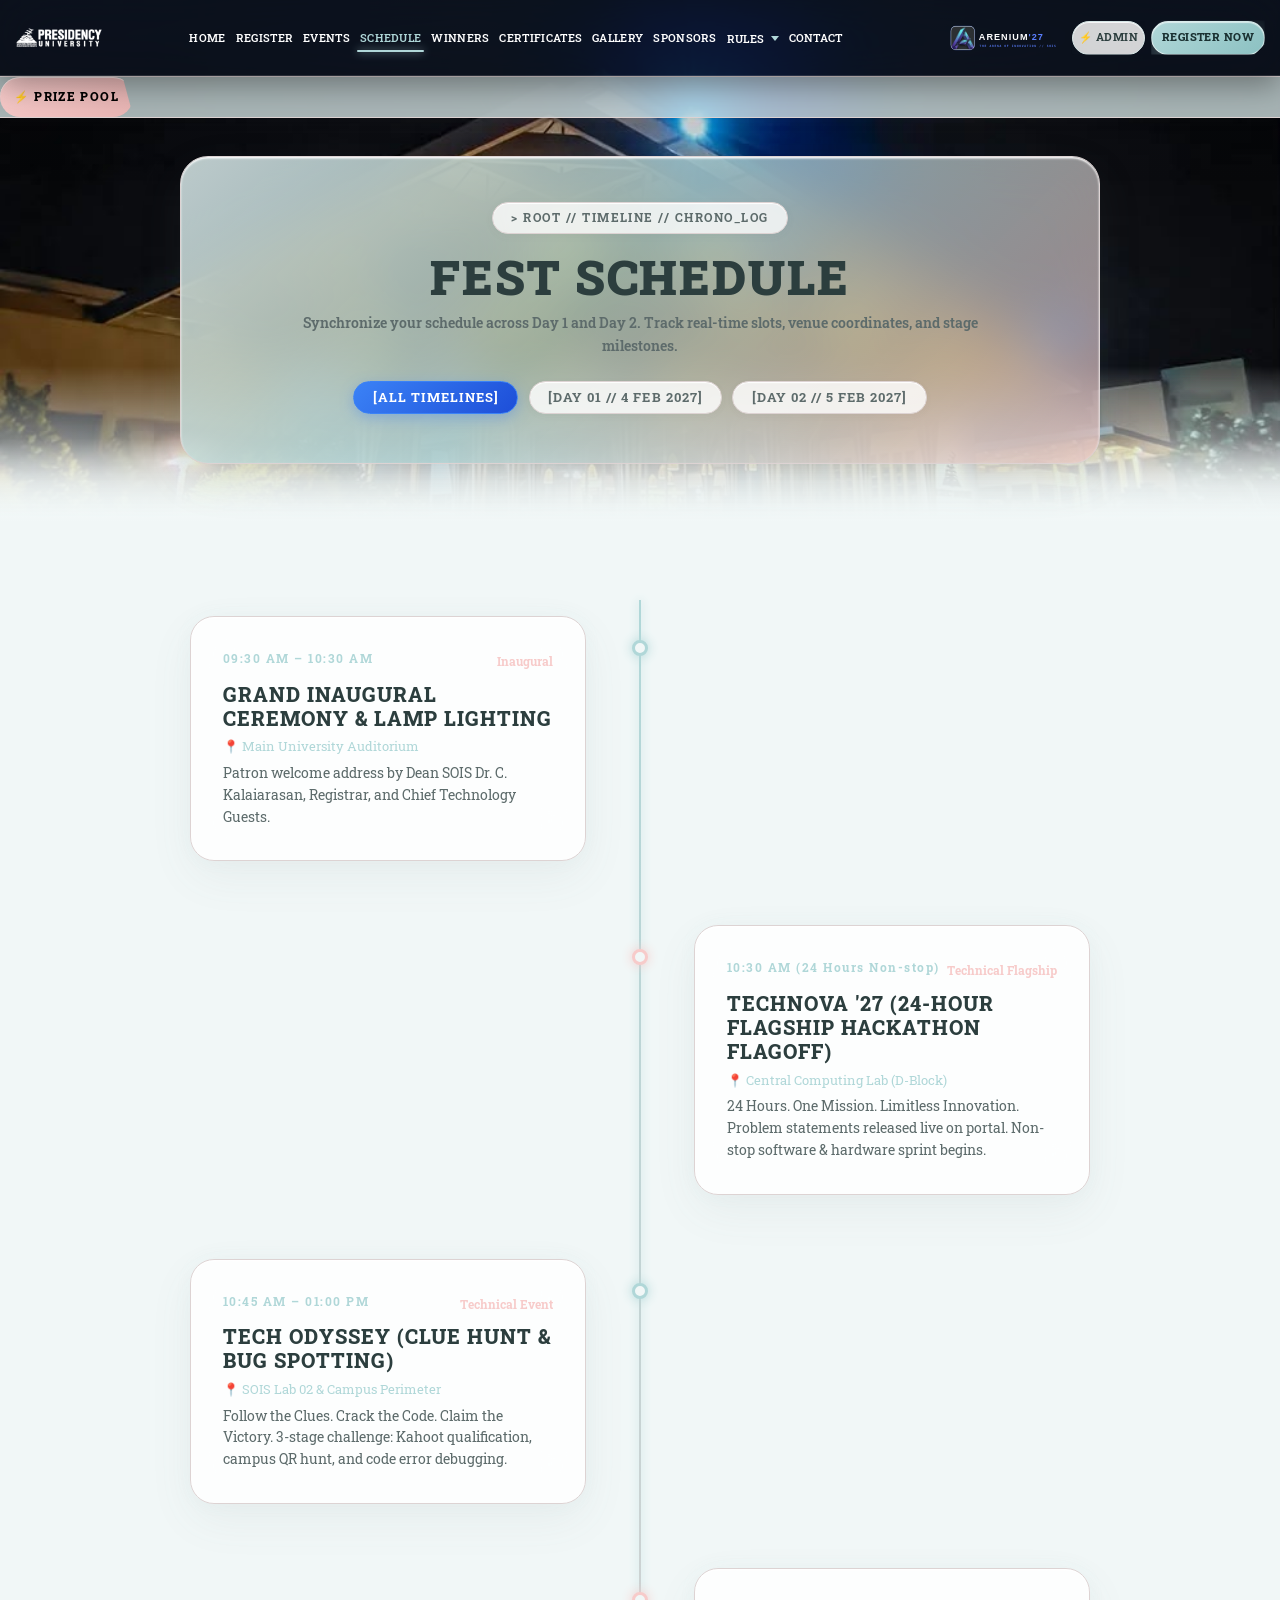
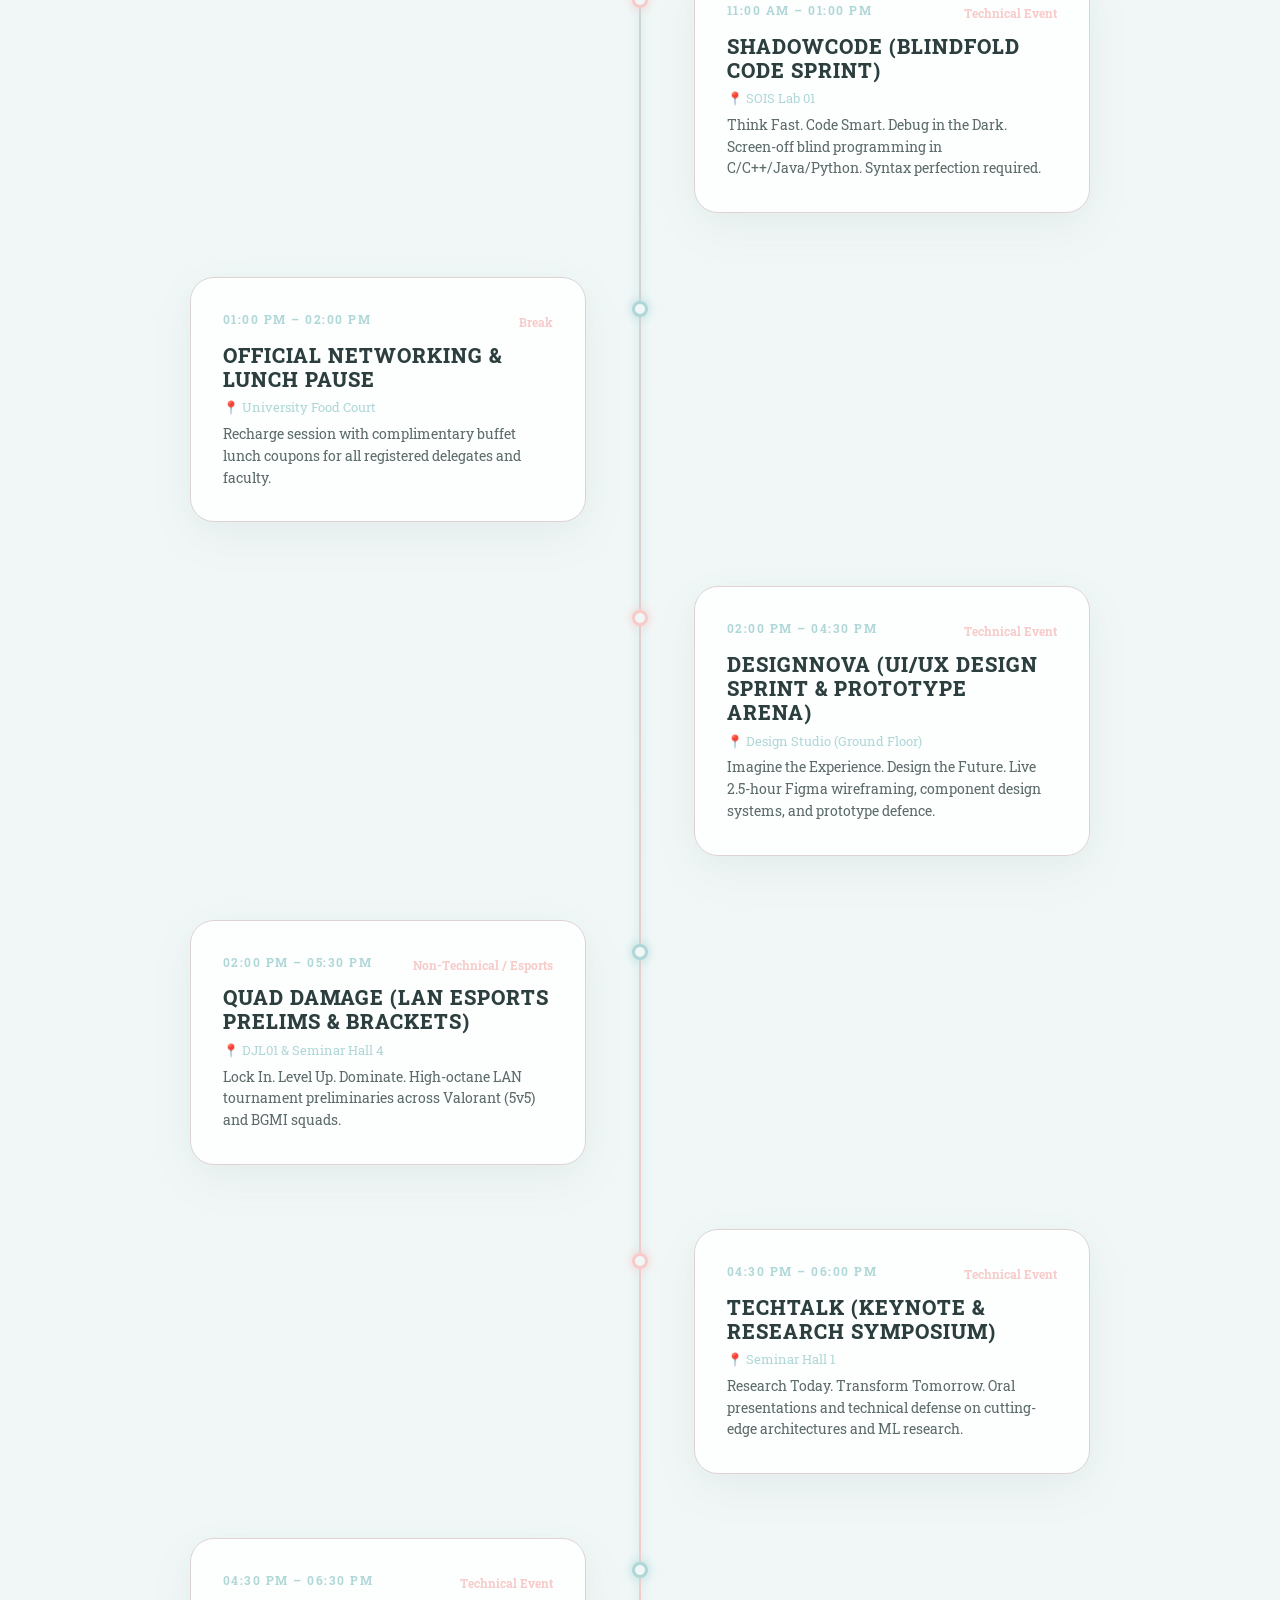
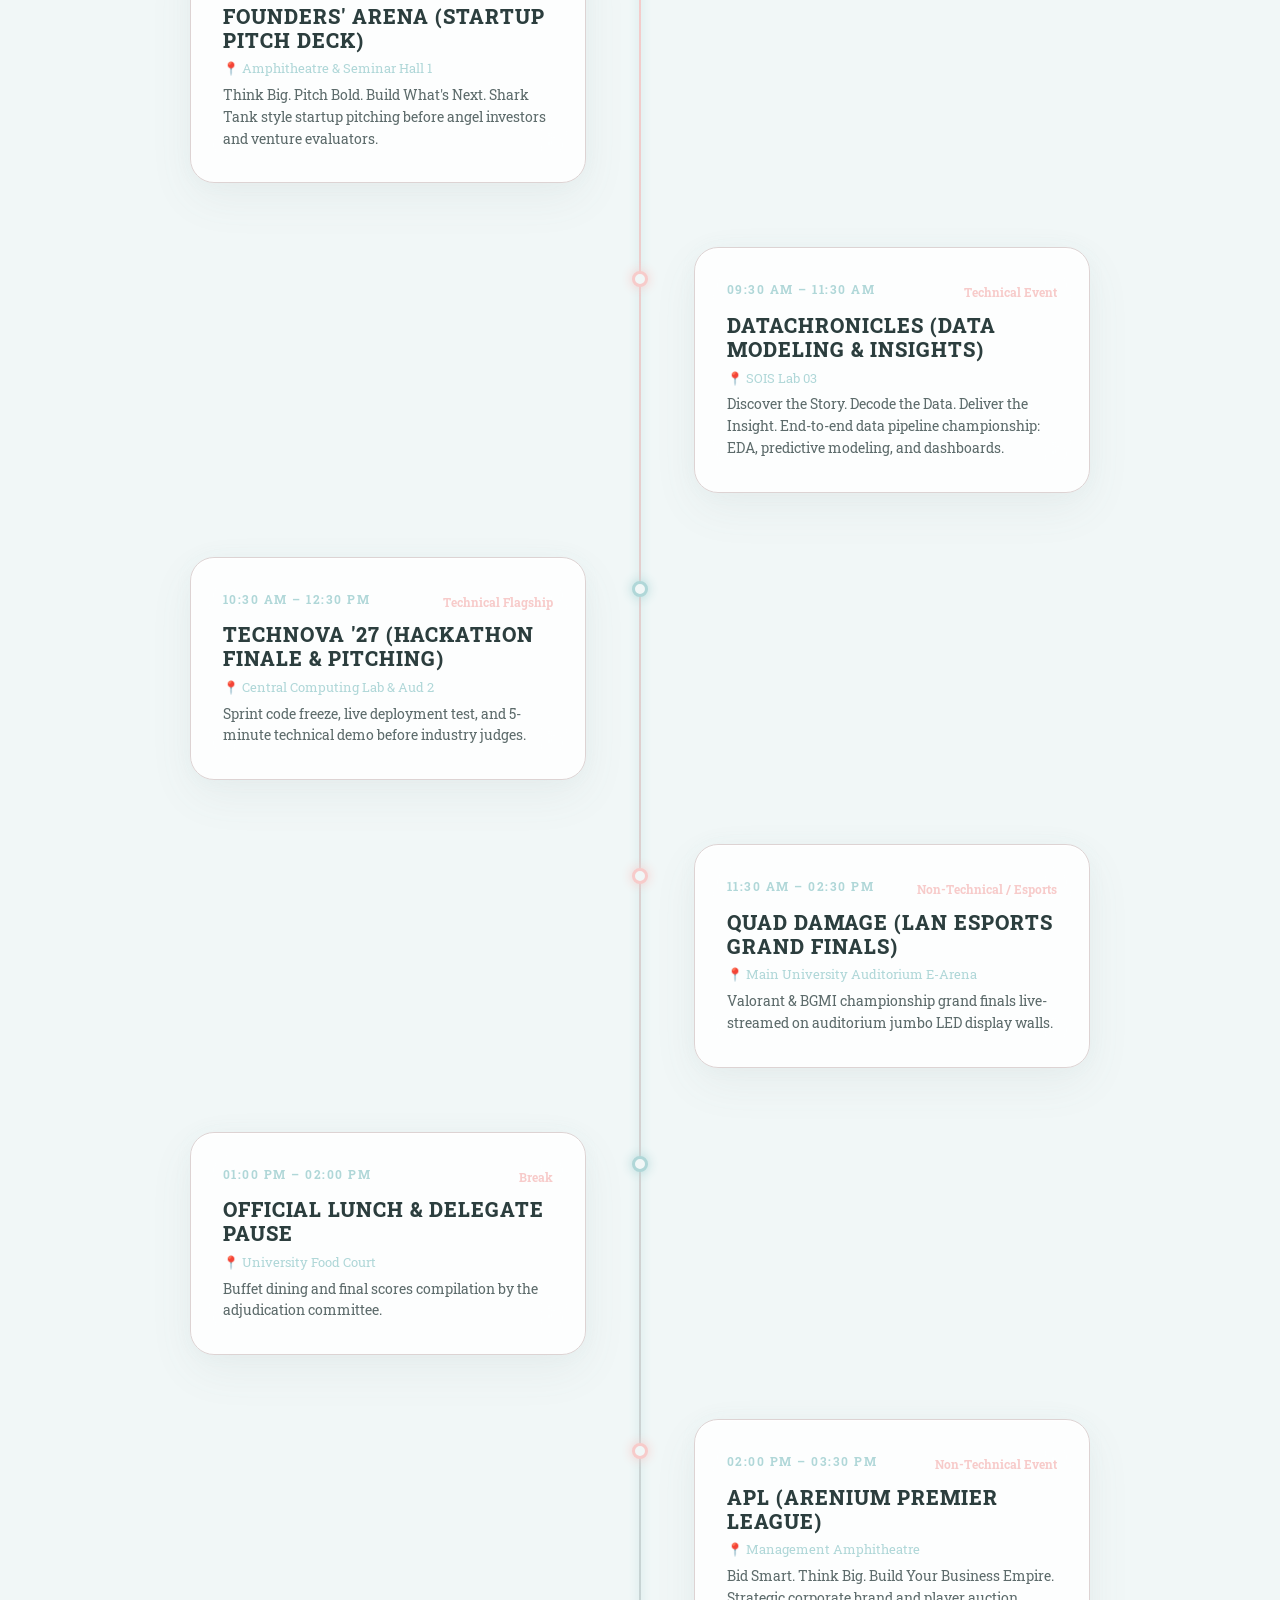
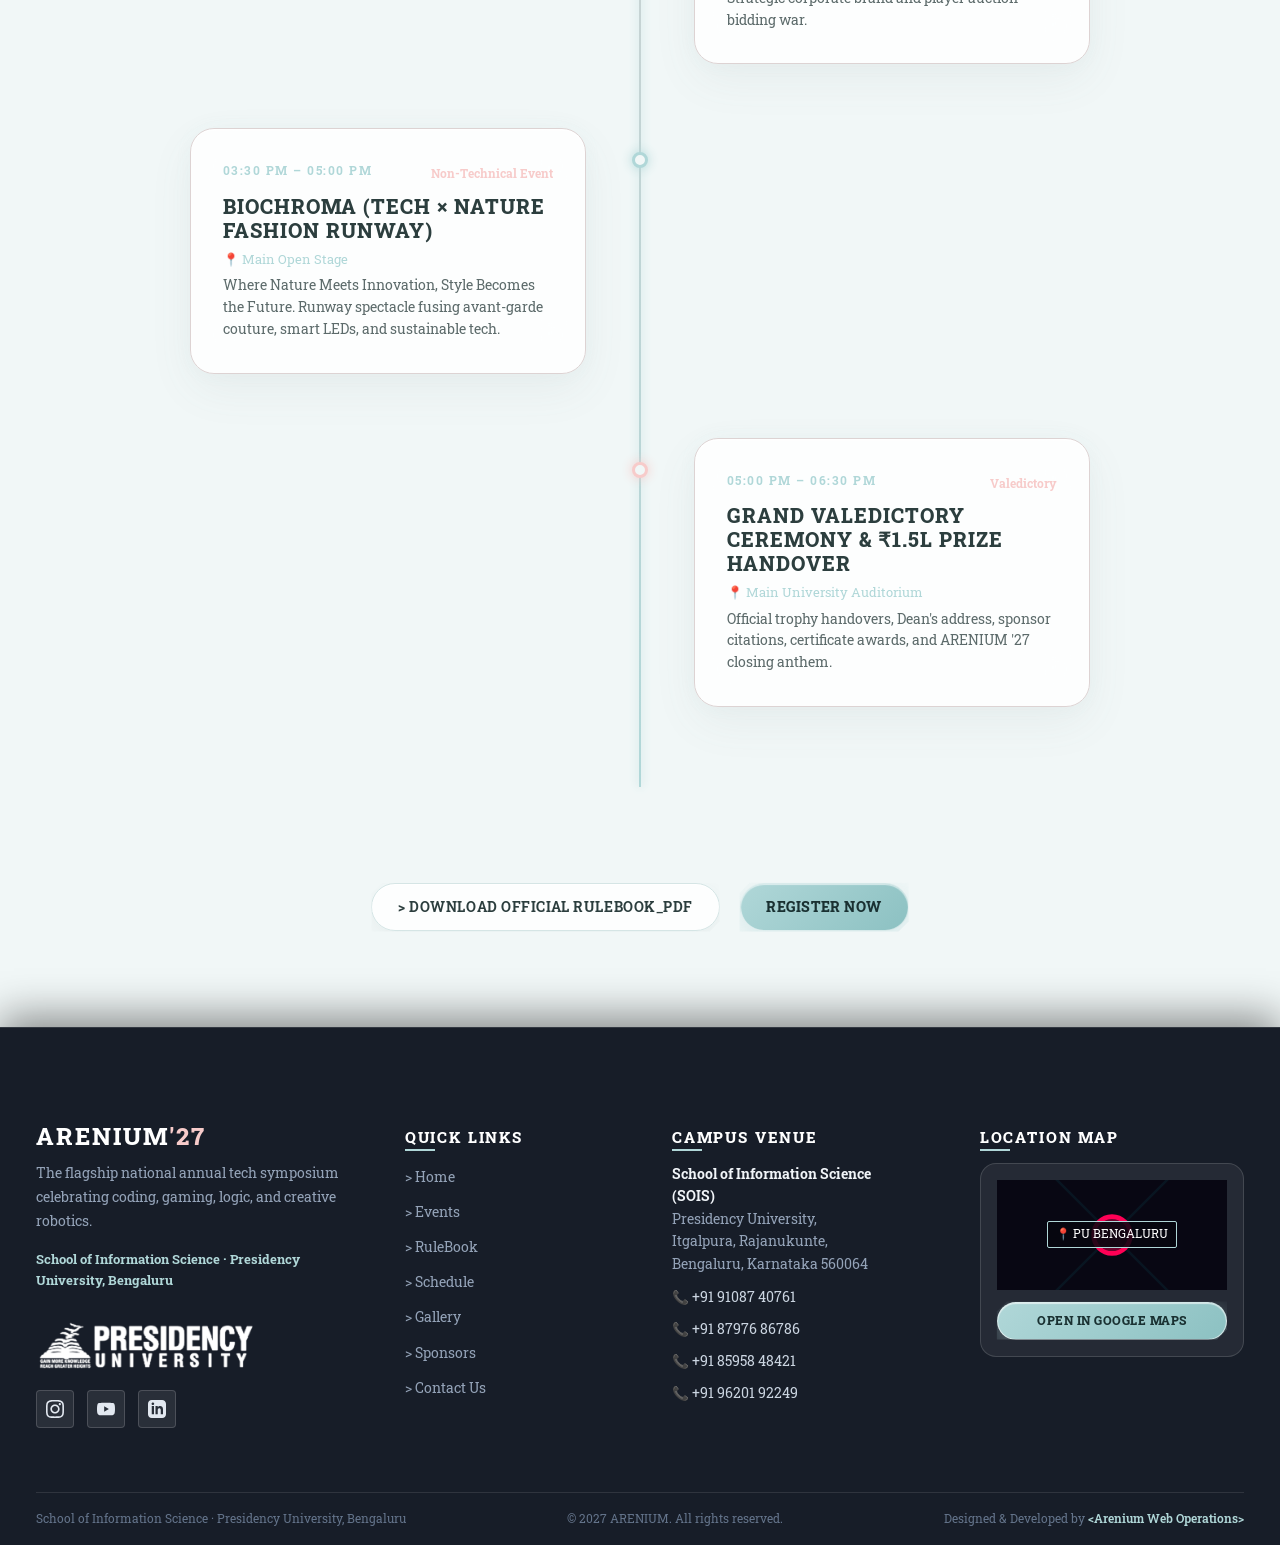
<file: schedule.html>
﻿<!DOCTYPE html>
<html lang="en">
<head>
  

  <meta charset="UTF-8">
  <meta name="viewport" content="width=device-width, initial-scale=1.0">
  <meta http-equiv="X-UA-Compatible" content="ie=edge">

  <title>SCHEDULE | ARENIUM'27 | Timeline &amp; Venues</title>
  <meta name="title" content="SCHEDULE | ARENIUM'27 | Timeline &amp; Venues">
  <meta name="description" content="Official two-day timeline for ARENIUM'27 at Presidency University Bengaluru. Track keynote inaugurations, quiz rounds, LAN tournaments, QR treasure hunts, and prize distribution.">
  <meta name="keywords" content="Arenium Schedule, Tech Fest Timeline, Presidency University Events, Day 1 Day 2 Tech Fest">
  <meta name="author" content="School of Information Science, Presidency University">
  <meta name="robots" content="index, follow">

  <meta property="og:type" content="website">
  <meta property="og:url" content="https://arenium27.in/schedule.html">
  <meta property="og:title" content="SCHEDULE | ARENIUM'27 | Two-Day Timeline">
  <meta property="og:description" content="View the full Day 1 and Day 2 event timetable, venues, and timings for ARENIUM'27.">
  <meta property="og:image" content="images/events-poster.svg">

  <link rel="icon" type="image/svg+xml" href="images/favicon.svg">
  <link rel="preconnect" href="https://fonts.googleapis.com">
  <link rel="preconnect" href="https://fonts.gstatic.com" crossorigin>
  <link href="https://fonts.googleapis.com/css2?family=Roboto+Slab:wght@100..900&display=swap" rel="stylesheet">
  <link rel="stylesheet" href="css/style.css?v=2027Y">
</head>
<body class="subpage-body">
  <div class="bg-parallax-backdrop" aria-hidden="true"></div>
  <div class="bg-atmospheric-scrim" aria-hidden="true"></div>

  <!-- GLOBAL HEADER -->
    <!-- ========================================================================
       GLOBAL HEADER / NAVBAR
       ======================================================================== -->
  <header class="site-header" role="banner">
    <div class="container header-container">
      
      <!-- Brand Logo & Wordmark (Left side: Presidency University & ARENIUM'27) -->
      <a href="index.html" class="brand-link" aria-label="Presidency University Home">
        <img src="images/presidency-university-logo-dark.png?v=2027" alt="Presidency University" class="header-pu-logo" width="145" height="29">
      </a>

      <!-- Mobile Navigation & Theme Toggle -->
      <div class="header-mobile-group">
        <a href="index.html" class="mobile-header-fest-logo" aria-label="ARENIUM'27 Home">
          <img src="images/logo-light.svg" alt="ARENIUM'27 Logo" width="115" height="30">
        </a>
        <button class="nav-toggle-btn" aria-label="Toggle navigation menu" aria-expanded="false" aria-controls="primary-navigation">
          <span class="nav-toggle-bar"></span>
          <span class="nav-toggle-bar"></span>
          <span class="nav-toggle-bar"></span>
        </button>
      </div>

      <!-- Navigation Links (Center) -->
      <nav id="primary-navigation" class="nav-menu" role="navigation">
        <div class="nav-item">
          <a href="index.html" class="nav-link">HOME</a>
        </div>
        <div class="nav-item">
          <a href="register.html" class="nav-link">REGISTER</a>
        </div>
        <div class="nav-item">
          <a href="events.html" class="nav-link">EVENTS</a>
        </div>
        <div class="nav-item">
          <a href="schedule.html" class="nav-link active" aria-current="page">SCHEDULE</a>
        </div>
        <div class="nav-item">
          <a href="winners.html" class="nav-link">WINNERS</a>
        </div>
        <div class="nav-item">
          <a href="certificate.html" class="nav-link">CERTIFICATES</a>
        </div>
        <div class="nav-item">
          <a href="gallery.html" class="nav-link">GALLERY</a>
        </div>
        <div class="nav-item">
          <a href="sponsors.html" class="nav-link">SPONSORS</a>
        </div>

        <div class="nav-item nav-dropdown">
          <button class="nav-link dropdown-toggle" aria-haspopup="true" aria-expanded="false">
            RULES <span class="dropdown-caret" aria-hidden="true"></span>
          </button>
          <ul class="dropdown-menu" role="menu">
            <li class="dropdown-item" role="none">
              <a href="rulebook.pdf" target="_blank" rel="noopener noreferrer" role="menuitem">&gt; RULEBOOK_PDF</a>
            </li>
            <li class="dropdown-item" role="none">
              <a href="events.html" role="menuitem">&gt; EVENT_RULEBOOKS</a>
            </li>
          </ul>
        </div>

        <div class="nav-item">
          <a href="contact.html" class="nav-link">CONTACT</a>
        </div>

        <div class="nav-item mobile-only mobile-action-group">
          <a href="#" class="btn btn-register" style="width: 100%; text-align: center; padding: 0.8rem 1rem;" data-register-btn>⚡ REGISTER NOW</a>
          <a href="admin.html" class="btn btn-ghost" style="width: 100%; text-align: center; padding: 0.65rem 1rem; font-size: 0.8rem;" title="Fest Superadmin Dashboard">
            ⚡ ADMIN PORTAL
          </a>
        </div>
      </nav>

      <!-- Desktop Header Actions (Right side on desktop) -->
      <div class="header-action-desktop">
        <a href="index.html" class="header-fest-logo-link" aria-label="ARENIUM'27 Home">
          <img src="images/logo-light.svg" alt="ARENIUM'27 Logo" class="brand-logo-img header-fest-logo-img" width="135" height="36">
        </a>
        <a href="admin.html" class="btn btn-ghost" style="padding: 0.5rem 0.9rem; font-size: 0.75rem;" title="Fest Superadmin Dashboard">
          ⚡ ADMIN
        </a>
        <a href="#" class="btn btn-register" data-register-btn>REGISTER NOW</a>
      </div>

    </div>
  </header>

  <!-- ========================================================================
       MOVING NEON TICKER (PRIZE POOL 1.5L) — LOCATED DIRECTLY UNDER NAVBAR
       ======================================================================== -->
  <div class="cyber-ticker-wrap" role="complementary" aria-label="Prize Pool Announcement">
    <div class="cyber-ticker-badge">⚡ PRIZE POOL</div>
    <div class="cyber-ticker-track">
      <div class="cyber-ticker-content" id="prize-ticker-content">
        ⚡ TOTAL PRIZE POOL: <span class="cyber-ticker-highlight">₹1,50,000 (1.5 LAKHS)</span> // CASH PRIZES &amp; ACCREDITED MERIT CERTIFICATES ACROSS ALL TRACKS // REGISTRATIONS LIVE ⚡
      </div>
    </div>
  </div>

  <!-- MAIN CONTENT -->
  <main id="main-content">

    <!-- Page Header Banner -->
    <section class="page-header-banner">
      <div class="container">
        <div class="breadcrumbs">&gt; ROOT // TIMELINE // CHRONO_LOG</div>
        <h1 class="page-title">FEST SCHEDULE</h1>
        <p class="section-subtitle">
          Synchronize your schedule across Day 1 and Day 2. Track real-time slots, venue coordinates, and stage milestones.
        </p>

        <!-- Day Tabs -->
        <div class="schedule-tabs" role="tablist" aria-label="Schedule Day Tabs">
          <button class="schedule-tab-btn active" data-day="all" role="tab" aria-selected="true">[ALL TIMELINES]</button>
          <button class="schedule-tab-btn" data-day="Day 1" role="tab" aria-selected="false">[DAY 01 // 4 FEB 2027]</button>
          <button class="schedule-tab-btn" data-day="Day 2" role="tab" aria-selected="false">[DAY 02 // 5 FEB 2027]</button>
        </div>
      </div>
    </section>

    <!-- Vertical Neon Timeline -->
    <section style="padding: 0 0 var(--space-3xl);">
      <div class="container">
        
        <div class="timeline-container" id="timeline-container">
          <!-- Dynamically populated from SCHEDULE_DATA in main.js -->
        </div>

        <!-- No-JavaScript Fallback Notice -->
        <noscript>
          <div class="cyber-card" style="text-align: center; margin-top: 2rem;">
            <p style="color: var(--neon-yellow); margin-bottom: 1rem;">
              JavaScript is required for interactive tab switching and timeline filtering. Official Timetable Overview:
            </p>
            <ul style="list-style: none; line-height: 2; color: #ffffff; text-align: left; max-width: 750px; margin: 0 auto;">
              <li><strong>Day 1 // 4 Feb (09:30 - 10:30 AM):</strong> Grand Inaugural Ceremony &amp; Lamp Lighting — Main Auditorium</li>
              <li><strong>Day 1 // 4 Feb (10:30 AM - 24 Hours):</strong> TECHNOVA '27 (24-Hour Non-stop Hackathon) Flagoff — Central Computing Lab</li>
              <li><strong>Day 1 // 4 Feb (10:45 AM - 01:00 PM):</strong> TECH ODYSSEY (Clue Hunt &amp; Bug Spotting) — SOIS Lab 02 &amp; Campus</li>
              <li><strong>Day 1 // 4 Feb (11:00 AM - 01:00 PM):</strong> SHADOWCODE (Blindfold Code Sprint) — SOIS Lab 01</li>
              <li><strong>Day 1 // 4 Feb (01:00 - 02:00 PM):</strong> Official Networking &amp; Lunch Pause</li>
              <li><strong>Day 1 // 4 Feb (02:00 - 05:30 PM):</strong> QUAD DAMAGE (Valorant &amp; BGMI LAN Prelims) — DJL01 / SH4</li>
              <li><strong>Day 1 // 4 Feb (02:00 - 04:30 PM):</strong> DESIGNNOVA (UI/UX Design Sprint &amp; Prototype Arena) — Design Studio</li>
              <li><strong>Day 1 // 4 Feb (04:30 - 06:00 PM):</strong> TECHTALK (Keynote &amp; Research Symposium) — Seminar Hall 1</li>
              <li><strong>Day 1 // 4 Feb (04:30 - 06:30 PM):</strong> FOUNDERS' ARENA (Startup Pitch Deck) — Seminar Hall 1</li>
              <li><strong>Day 2 // 5 Feb (09:30 - 11:30 AM):</strong> DATACHRONICLES (Data Modeling &amp; Insights) — SOIS Lab 03</li>
              <li><strong>Day 2 // 5 Feb (10:30 AM - 12:30 PM):</strong> TECHNOVA '27 Hackathon Sprint Submission &amp; Jury Evaluation</li>
              <li><strong>Day 2 // 5 Feb (11:30 AM - 02:30 PM):</strong> QUAD DAMAGE (Esports Championship Grand Finals) — Main Stage</li>
              <li><strong>Day 2 // 5 Feb (01:00 - 02:00 PM):</strong> Official Lunch Pause</li>
              <li><strong>Day 2 // 5 Feb (02:00 - 03:30 PM):</strong> APL (Arenium Premier League - Brand Auction) — Management Amphitheatre</li>
              <li><strong>Day 2 // 5 Feb (03:30 - 05:00 PM):</strong> BIOCHROMA (Tech × Nature Runway Spectacle) — Main Open Stage</li>
              <li><strong>Day 2 // 5 Feb (05:00 - 06:30 PM):</strong> Grand Valedictory Ceremony &amp; ₹1.5L Prize Handover — Main Auditorium</li>
            </ul>
          </div>
        </noscript>

        <div style="text-align: center; margin-top: var(--space-2xl);">
          <a href="rulebook.pdf" target="_blank" rel="noopener noreferrer" class="btn btn-ghost">
            &gt; DOWNLOAD OFFICIAL RULEBOOK_PDF
          </a>
          <a href="#" class="btn btn-register" style="margin-left: 1rem;" data-register-btn>
            REGISTER NOW
          </a>
        </div>

      </div>
    </section>

  </main>

  <!-- GLOBAL FOOTER -->
  <footer class="site-footer" role="contentinfo">
    <div class="container">
      <div class="footer-grid">
        <div class="footer-col">
          <div style="margin-bottom: 0.8rem;">
            <a href="index.html" class="brand-link">
              <span class="brand-name">ARENIUM<span class="accent-quote">'</span><span class="accent-num">27</span></span>
            </a>
          </div>
          <p class="footer-desc">
            The flagship national annual tech symposium celebrating coding, gaming, logic, and creative robotics.
          </p>
          <div class="footer-host-tag">
            School of Information Science · Presidency University, Bengaluru
          </div>

          <div class="footer-institution-badge">
            <a href="https://presidencyuniversity.in" target="_blank" rel="noopener noreferrer" title="Presidency University, Bengaluru">
              <img src="images/presidency-university-logo-dark.png?v=2027" alt="Presidency University Bengaluru" class="footer-pu-logo pu-logo-dark" width="220" height="40">
              <img src="images/presidency-university-logo-light.png?v=2027" alt="Presidency University Bengaluru" class="footer-pu-logo pu-logo-light" width="220" height="40">
            </a>
          </div>
          <div class="footer-social-row" aria-label="Social media links">
            <a href="https://instagram.com" target="_blank" rel="noopener noreferrer" class="social-pill" aria-label="Instagram">
              <svg width="18" height="18" viewBox="0 0 24 24" fill="currentColor"><path d="M12 2.163c3.204 0 3.584.012 4.85.07 3.252.148 4.771 1.691 4.919 4.919.058 1.265.069 1.645.069 4.849 0 3.205-.012 3.584-.069 4.849-.149 3.225-1.664 4.771-4.919 4.919-1.266.058-1.644.07-4.85.07-3.204 0-3.584-.012-4.849-.07-3.26-.149-4.771-1.699-4.919-4.92-.058-1.265-.07-1.644-.07-4.849 0-3.204.013-3.583.07-4.849.149-3.227 1.664-4.771 4.919-4.919 1.266-.057 1.645-.069 4.849-.069zm0-2.163c-3.259 0-3.667.014-4.947.072-4.358.2-6.78 2.618-6.98 6.98-.059 1.281-.073 1.689-.073 4.948 0 3.259.014 3.668.072 4.948.2 4.358 2.618 6.78 6.98 6.98 1.281.058 1.689.072 4.948.072 3.259 0 3.668-.014 4.948-.072 4.354-.2 6.782-2.618 6.979-6.98.059-1.28.073-1.689.073-4.948 0-3.259-.014-3.667-.072-4.947-.196-4.354-2.617-6.78-6.979-6.98-1.281-.059-1.69-.073-4.949-.073zm0 5.838c-3.403 0-6.162 2.759-6.162 6.162s2.759 6.163 6.162 6.163 6.162-2.759 6.162-6.163c0-3.403-2.759-6.162-6.162-6.162zm0 10.162c-2.209 0-4-1.79-4-4 0-2.209 1.791-4 4-4s4 1.791 4 4c0 2.21-1.791 4-4 4zm6.406-11.845c-.796 0-1.441.645-1.441 1.44s.645 1.44 1.441 1.44c.795 0 1.439-.645 1.439-1.44s-.644-1.44-1.439-1.44z"/></svg>
            </a>
            <a href="https://youtube.com" target="_blank" rel="noopener noreferrer" class="social-pill" aria-label="YouTube">
              <svg width="18" height="18" viewBox="0 0 24 24" fill="currentColor"><path d="M23.498 6.186a3.016 3.016 0 0 0-2.122-2.136C19.505 3.545 12 3.545 12 3.545s-7.505 0-9.377.505A3.017 3.017 0 0 0 .502 6.186C0 8.07 0 12 0 12s0 3.93.502 5.814a3.016 3.016 0 0 0 2.122 2.136c1.871.505 9.376.505 9.376.505s7.505 0 9.377-.505a3.015 3.015 0 0 0 2.122-2.136C24 15.93 24 12 24 12s0-3.93-.502-5.814zM9.545 15.568V8.432L15.818 12l-6.273 3.568z"/></svg>
            </a>
            <a href="https://linkedin.com" target="_blank" rel="noopener noreferrer" class="social-pill" aria-label="LinkedIn">
              <svg width="18" height="18" viewBox="0 0 24 24" fill="currentColor"><path d="M19 0h-14c-2.761 0-5 2.239-5 5v14c0 2.761 2.239 5 5 5h14c2.762 0 5-2.239 5-5v-14c0-2.761-2.761-5-5-5zm-11 19h-3v-11h3v11zm-1.5-12.268c-.966 0-1.75-.79-1.75-1.764s.784-1.764 1.75-1.764 1.75.79 1.75 1.764-.783 1.764-1.75 1.764zm13.5 12.268h-3v-5.604c0-3.368-4-3.113-4 0v5.604h-3v-11h3v1.765c1.396-2.586 7-2.777 7 2.476v6.759z"/></svg>
            </a>
          </div>
        </div>

        <div class="footer-col">
          <h4 class="footer-col-title">QUICK LINKS</h4>
          <ul class="footer-links-list">
            <li><a href="index.html">&gt; Home</a></li>
            <li><a href="events.html">&gt; Events</a></li>
            <li><a href="rulebook.pdf" target="_blank" rel="noopener noreferrer">&gt; RuleBook</a></li>
            <li><a href="schedule.html">&gt; Schedule</a></li>
            <li><a href="gallery.html">&gt; Gallery</a></li>
            <li><a href="sponsors.html">&gt; Sponsors</a></li>
            <li><a href="contact.html">&gt; Contact Us</a></li>
          </ul>
        </div>

        <div class="footer-col">
          <h4 class="footer-col-title">CAMPUS VENUE</h4>
          <address class="footer-address">
            <strong>School of Information Science (SOIS)</strong><br>
            Presidency University,<br>
            Itgalpura, Rajanukunte,<br>
            Bengaluru, Karnataka 560064
          </address>
          <ul class="footer-contacts-list">
            <li><a href="tel:+919108740761">📞 +91 91087 40761</a></li>
            <li><a href="tel:+918797686786">📞 +91 87976 86786</a></li>
            <li><a href="tel:+918595848421">📞 +91 85958 48421</a></li>
            <li><a href="tel:+919620192249">📞 +91 96201 92249</a></li>
          </ul>
        </div>

        <div class="footer-col">
          <h4 class="footer-col-title">LOCATION MAP</h4>
          <div class="footer-map-card">
            <div class="footer-map-preview" aria-hidden="true">
              <span class="map-pin-indicator">📍 PU BENGALURU</span>
            </div>
            <a href="https://maps.google.com/?q=Presidency+University+Bengaluru" target="_blank" rel="noopener noreferrer" class="btn btn-primary" style="width: 100%; font-size: 0.78rem; padding: 0.5rem 0.8rem;">
              OPEN IN GOOGLE MAPS
            </a>
          </div>
        </div>
      </div>

      <div class="footer-bottom-bar">
        <div>School of Information Science · Presidency University, Bengaluru</div>
        <div>&copy; 2027 ARENIUM. All rights reserved.</div>
        <div>Designed &amp; Developed by <a href="index.html#team">&lt;Arenium Web Operations&gt;</a></div>
      </div>
    </div>
  </footer>

  <script src="js/main.js?v=2027Q"></script>
</body>
</html>
</file>
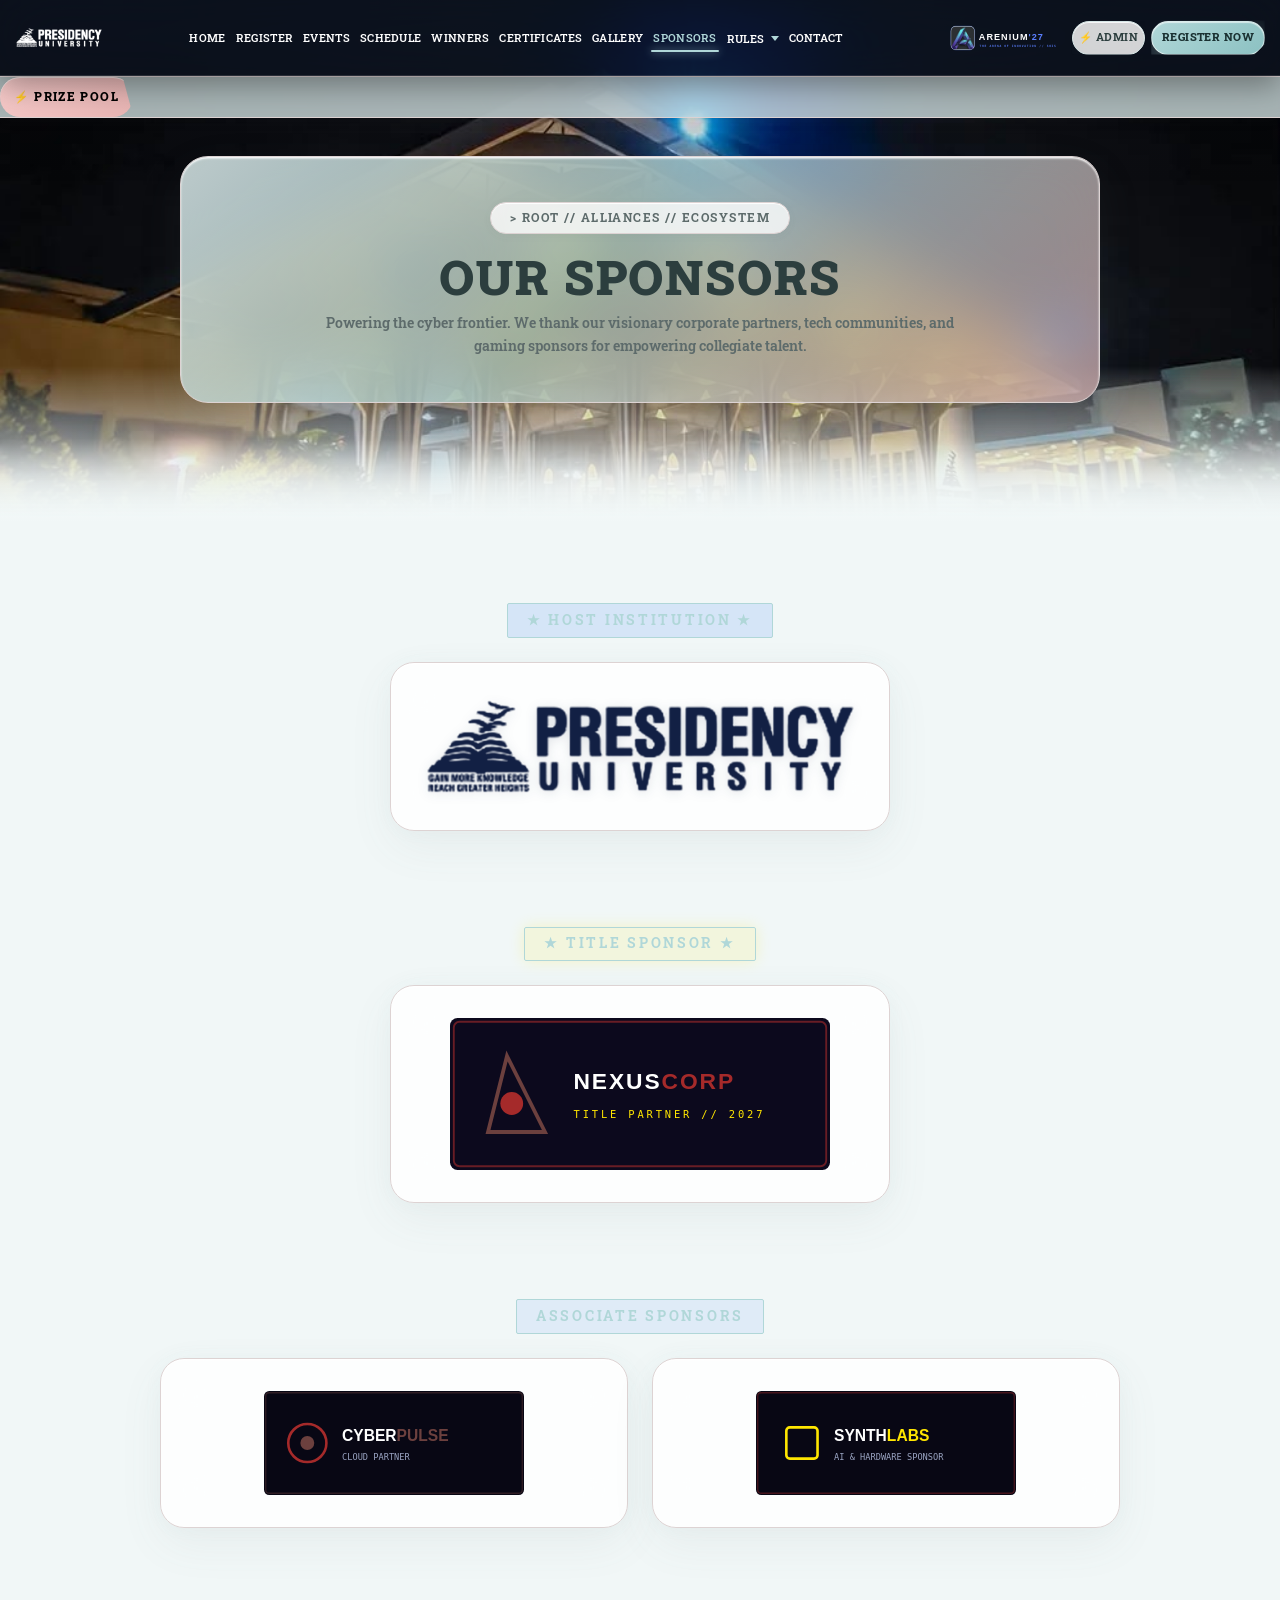
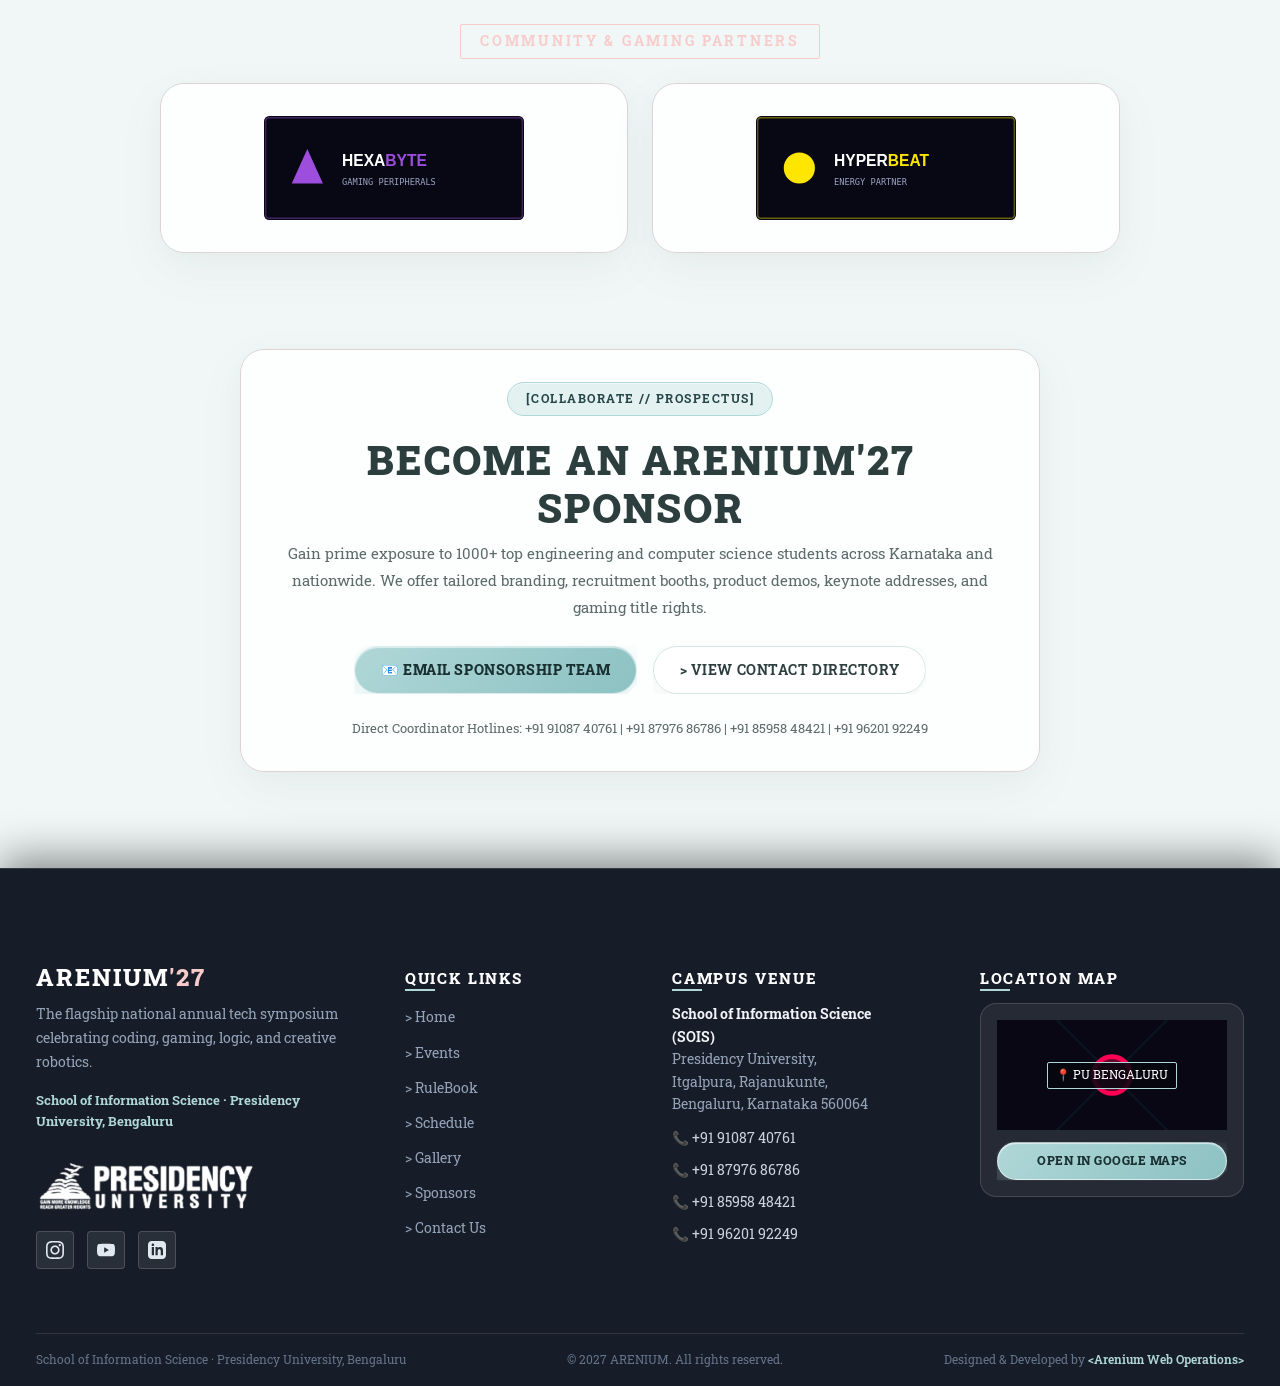
<file: sponsors.html>
﻿<!DOCTYPE html>
<html lang="en">
<head>
  

  <meta charset="UTF-8">
  <meta name="viewport" content="width=device-width, initial-scale=1.0">
  <meta http-equiv="X-UA-Compatible" content="ie=edge">

  <title>SPONSORS | ARENIUM'27 | Partners &amp; Industry Collaborators</title>
  <meta name="title" content="SPONSORS | ARENIUM'27 | Partners &amp; Sponsors">
  <meta name="description" content="Meet our visionary partners and corporate sponsors empowering ARENIUM'27 at Presidency University, Bengaluru. Learn about sponsorship tiers and connect with tech talent.">
  <meta name="keywords" content="Arenium Sponsors, Presidency University partners, Tech fest sponsorship, Student recruitment, Corporate sponsors Bangalore">
  <meta name="author" content="School of Information Science, Presidency University">
  <meta name="robots" content="index, follow">

  <meta property="og:type" content="website">
  <meta property="og:url" content="https://arenium27.in/sponsors.html">
  <meta property="og:title" content="SPONSORS | ARENIUM'27 | Partners &amp; Collaborators">
  <meta property="og:description" content="Explore our industry partners fueling innovation and competition at ARENIUM'27.">
  <meta property="og:image" content="images/main-poster.svg">

  <link rel="icon" type="image/svg+xml" href="images/favicon.svg">
  <link rel="preconnect" href="https://fonts.googleapis.com">
  <link rel="preconnect" href="https://fonts.gstatic.com" crossorigin>
  <link href="https://fonts.googleapis.com/css2?family=Roboto+Slab:wght@100..900&display=swap" rel="stylesheet">
  <link rel="stylesheet" href="css/style.css?v=2027Y">
</head>
<body class="subpage-body">
  <div class="bg-parallax-backdrop" aria-hidden="true"></div>
  <div class="bg-atmospheric-scrim" aria-hidden="true"></div>

  <!-- GLOBAL HEADER -->
    <!-- ========================================================================
       GLOBAL HEADER / NAVBAR
       ======================================================================== -->
  <header class="site-header" role="banner">
    <div class="container header-container">
      
      <!-- Brand Logo & Wordmark (Left side: Presidency University & ARENIUM'27) -->
      <a href="index.html" class="brand-link" aria-label="Presidency University Home">
        <img src="images/presidency-university-logo-dark.png?v=2027" alt="Presidency University" class="header-pu-logo" width="145" height="29">
      </a>

      <!-- Mobile Navigation & Theme Toggle -->
      <div class="header-mobile-group">
        <a href="index.html" class="mobile-header-fest-logo" aria-label="ARENIUM'27 Home">
          <img src="images/logo-light.svg" alt="ARENIUM'27 Logo" width="115" height="30">
        </a>
        <button class="nav-toggle-btn" aria-label="Toggle navigation menu" aria-expanded="false" aria-controls="primary-navigation">
          <span class="nav-toggle-bar"></span>
          <span class="nav-toggle-bar"></span>
          <span class="nav-toggle-bar"></span>
        </button>
      </div>

      <!-- Navigation Links (Center) -->
      <nav id="primary-navigation" class="nav-menu" role="navigation">
        <div class="nav-item">
          <a href="index.html" class="nav-link">HOME</a>
        </div>
        <div class="nav-item">
          <a href="register.html" class="nav-link">REGISTER</a>
        </div>
        <div class="nav-item">
          <a href="events.html" class="nav-link">EVENTS</a>
        </div>
        <div class="nav-item">
          <a href="schedule.html" class="nav-link">SCHEDULE</a>
        </div>
        <div class="nav-item">
          <a href="winners.html" class="nav-link">WINNERS</a>
        </div>
        <div class="nav-item">
          <a href="certificate.html" class="nav-link">CERTIFICATES</a>
        </div>
        <div class="nav-item">
          <a href="gallery.html" class="nav-link">GALLERY</a>
        </div>
        <div class="nav-item">
          <a href="sponsors.html" class="nav-link active" aria-current="page">SPONSORS</a>
        </div>

        <div class="nav-item nav-dropdown">
          <button class="nav-link dropdown-toggle" aria-haspopup="true" aria-expanded="false">
            RULES <span class="dropdown-caret" aria-hidden="true"></span>
          </button>
          <ul class="dropdown-menu" role="menu">
            <li class="dropdown-item" role="none">
              <a href="rulebook.pdf" target="_blank" rel="noopener noreferrer" role="menuitem">&gt; RULEBOOK_PDF</a>
            </li>
            <li class="dropdown-item" role="none">
              <a href="events.html" role="menuitem">&gt; EVENT_RULEBOOKS</a>
            </li>
          </ul>
        </div>

        <div class="nav-item">
          <a href="contact.html" class="nav-link">CONTACT</a>
        </div>

        <div class="nav-item mobile-only mobile-action-group">
          <a href="#" class="btn btn-register" style="width: 100%; text-align: center; padding: 0.8rem 1rem;" data-register-btn>⚡ REGISTER NOW</a>
          <a href="admin.html" class="btn btn-ghost" style="width: 100%; text-align: center; padding: 0.65rem 1rem; font-size: 0.8rem;" title="Fest Superadmin Dashboard">
            ⚡ ADMIN PORTAL
          </a>
        </div>
      </nav>

      <!-- Desktop Header Actions (Right side on desktop) -->
      <div class="header-action-desktop">
        <a href="index.html" class="header-fest-logo-link" aria-label="ARENIUM'27 Home">
          <img src="images/logo-light.svg" alt="ARENIUM'27 Logo" class="brand-logo-img header-fest-logo-img" width="135" height="36">
        </a>
        <a href="admin.html" class="btn btn-ghost" style="padding: 0.5rem 0.9rem; font-size: 0.75rem;" title="Fest Superadmin Dashboard">
          ⚡ ADMIN
        </a>
        <a href="#" class="btn btn-register" data-register-btn>REGISTER NOW</a>
      </div>

    </div>
  </header>

  <!-- ========================================================================
       MOVING NEON TICKER (PRIZE POOL 1.5L) — LOCATED DIRECTLY UNDER NAVBAR
       ======================================================================== -->
  <div class="cyber-ticker-wrap" role="complementary" aria-label="Prize Pool Announcement">
    <div class="cyber-ticker-badge">⚡ PRIZE POOL</div>
    <div class="cyber-ticker-track">
      <div class="cyber-ticker-content" id="prize-ticker-content">
        ⚡ TOTAL PRIZE POOL: <span class="cyber-ticker-highlight">₹1,50,000 (1.5 LAKHS)</span> // CASH PRIZES &amp; ACCREDITED MERIT CERTIFICATES ACROSS ALL TRACKS // REGISTRATIONS LIVE ⚡
      </div>
    </div>
  </div>

  <!-- MAIN CONTENT -->
  <main id="main-content">

    <!-- Page Header Banner -->
    <section class="page-header-banner">
      <div class="container">
        <div class="breadcrumbs">&gt; ROOT // ALLIANCES // ECOSYSTEM</div>
        <h1 class="page-title">OUR SPONSORS</h1>
        <p class="section-subtitle">
          Powering the cyber frontier. We thank our visionary corporate partners, tech communities, and gaming sponsors for empowering collegiate talent.
        </p>
      </div>
    </section>

    <!-- Sponsor Tiers Section -->
    <section style="padding: var(--space-2xl) 0 var(--space-3xl);">
      <div class="container">

        <!-- Host Institution: Presidency University -->
        <div class="sponsors-tier-block reveal-on-scroll">
          <div class="sponsor-tier-badge" style="background: rgba(var(--primary-rgb), 0.15); border: 1px solid var(--neon-cyan); color: var(--neon-cyan);">★ HOST INSTITUTION ★</div>
          <div class="cyber-card title-sponsor-card" style="padding: 1.5rem; text-align: center;">
            <a href="https://presidencyuniversity.in" target="_blank" rel="noopener noreferrer" title="Presidency University, Bengaluru">
              <img src="images/presidency-university-logo-dark.png?v=2027" alt="Presidency University Bengaluru" class="pu-official-logo pu-logo-dark" style="max-width: 440px; margin: 0 auto;" loading="lazy">
              <img src="images/presidency-university-logo-light.png?v=2027" alt="Presidency University Bengaluru" class="pu-official-logo pu-logo-light" style="max-width: 440px; margin: 0 auto;" loading="lazy">
            </a>
          </div>
        </div>

        <!-- Tier 1: Title Sponsor -->
        <div class="sponsors-tier-block reveal-on-scroll">
          <div class="sponsor-tier-badge tier-title-badge">★ TITLE SPONSOR ★</div>
          <div class="cyber-card title-sponsor-card">
            <img src="images/sponsor-title.svg" alt="NexusCorp Title Sponsor Logo" width="380" height="150" loading="lazy">
          </div>
        </div>

        <!-- Tier 2: Associate Sponsors -->
        <div class="sponsors-tier-block reveal-on-scroll">
          <div class="sponsor-tier-badge tier-associate-badge">ASSOCIATE SPONSORS</div>
          <div class="sponsors-grid">
            <div class="cyber-card sponsor-card">
              <img src="images/sponsor-1.svg" alt="CyberPulse Cloud Partner" width="260" height="100" loading="lazy">
            </div>
            <div class="cyber-card sponsor-card">
              <img src="images/sponsor-2.svg" alt="SynthLabs AI & Hardware Sponsor" width="260" height="100" loading="lazy">
            </div>
          </div>
        </div>

        <!-- Tier 3: Partners -->
        <div class="sponsors-tier-block reveal-on-scroll">
          <div class="sponsor-tier-badge tier-partner-badge">COMMUNITY &amp; GAMING PARTNERS</div>
          <div class="sponsors-grid">
            <div class="cyber-card sponsor-card">
              <img src="images/sponsor-3.svg" alt="HexaByte Gaming Peripherals Partner" width="260" height="100" loading="lazy">
            </div>
            <div class="cyber-card sponsor-card">
              <img src="images/sponsor-4.svg" alt="HyperBeat Energy Drink Partner" width="260" height="100" loading="lazy">
            </div>
          </div>
        </div>

        <!-- Become a Sponsor CTA Block -->
        <div class="cyber-card sponsor-cta-card reveal-on-scroll">
          <span class="section-tag">[COLLABORATE // PROSPECTUS]</span>
          <h2 class="section-title" style="font-size: 2rem; margin-top: 0.5rem;">BECOME AN ARENIUM'27 SPONSOR</h2>
          <p style="margin-bottom: var(--space-lg); line-height: 1.8;">
            Gain prime exposure to 1000+ top engineering and computer science students across Karnataka and nationwide. We offer tailored branding, recruitment booths, product demos, keynote addresses, and gaming title rights.
          </p>

          <div style="display: flex; gap: 1rem; justify-content: center; flex-wrap: wrap; margin-bottom: var(--space-lg);">
            <!-- Placeholder mailto link -->
            <a href="mailto:arenium@presidencyuniversity.in?subject=Arenium%2027%20Sponsorship%20Inquiry" class="btn btn-primary">
              📧 EMAIL SPONSORSHIP TEAM
            </a>
            <a href="contact.html" class="btn btn-ghost">
              &gt; VIEW CONTACT DIRECTORY
            </a>
          </div>

          <p style="font-family: var(--font-mono); font-size: 0.82rem; color: var(--neon-cyan);">
            Direct Coordinator Hotlines: +91 91087 40761 | +91 87976 86786 | +91 85958 48421 | +91 96201 92249
          </p>
        </div>

      </div>
    </section>

  </main>

  <!-- GLOBAL FOOTER -->
  <footer class="site-footer" role="contentinfo">
    <div class="container">
      <div class="footer-grid">
        <div class="footer-col">
          <div style="margin-bottom: 0.8rem;">
            <a href="index.html" class="brand-link">
              <span class="brand-name">ARENIUM<span class="accent-quote">'</span><span class="accent-num">27</span></span>
            </a>
          </div>
          <p class="footer-desc">
            The flagship national annual tech symposium celebrating coding, gaming, logic, and creative robotics.
          </p>
          <div class="footer-host-tag">
            School of Information Science · Presidency University, Bengaluru
          </div>

          <div class="footer-institution-badge">
            <a href="https://presidencyuniversity.in" target="_blank" rel="noopener noreferrer" title="Presidency University, Bengaluru">
              <img src="images/presidency-university-logo-dark.png?v=2027" alt="Presidency University Bengaluru" class="footer-pu-logo pu-logo-dark" width="220" height="40">
              <img src="images/presidency-university-logo-light.png?v=2027" alt="Presidency University Bengaluru" class="footer-pu-logo pu-logo-light" width="220" height="40">
            </a>
          </div>
          <div class="footer-social-row" aria-label="Social media links">
            <a href="https://instagram.com" target="_blank" rel="noopener noreferrer" class="social-pill" aria-label="Instagram">
              <svg width="18" height="18" viewBox="0 0 24 24" fill="currentColor"><path d="M12 2.163c3.204 0 3.584.012 4.85.07 3.252.148 4.771 1.691 4.919 4.919.058 1.265.069 1.645.069 4.849 0 3.205-.012 3.584-.069 4.849-.149 3.225-1.664 4.771-4.919 4.919-1.266.058-1.644.07-4.85.07-3.204 0-3.584-.012-4.849-.07-3.26-.149-4.771-1.699-4.919-4.92-.058-1.265-.07-1.644-.07-4.849 0-3.204.013-3.583.07-4.849.149-3.227 1.664-4.771 4.919-4.919 1.266-.057 1.645-.069 4.849-.069zm0-2.163c-3.259 0-3.667.014-4.947.072-4.358.2-6.78 2.618-6.98 6.98-.059 1.281-.073 1.689-.073 4.948 0 3.259.014 3.668.072 4.948.2 4.358 2.618 6.78 6.98 6.98 1.281.058 1.689.072 4.948.072 3.259 0 3.668-.014 4.948-.072 4.354-.2 6.782-2.618 6.979-6.98.059-1.28.073-1.689.073-4.948 0-3.259-.014-3.667-.072-4.947-.196-4.354-2.617-6.78-6.979-6.98-1.281-.059-1.69-.073-4.949-.073zm0 5.838c-3.403 0-6.162 2.759-6.162 6.162s2.759 6.163 6.162 6.163 6.162-2.759 6.162-6.163c0-3.403-2.759-6.162-6.162-6.162zm0 10.162c-2.209 0-4-1.79-4-4 0-2.209 1.791-4 4-4s4 1.791 4 4c0 2.21-1.791 4-4 4zm6.406-11.845c-.796 0-1.441.645-1.441 1.44s.645 1.44 1.441 1.44c.795 0 1.439-.645 1.439-1.44s-.644-1.44-1.439-1.44z"/></svg>
            </a>
            <a href="https://youtube.com" target="_blank" rel="noopener noreferrer" class="social-pill" aria-label="YouTube">
              <svg width="18" height="18" viewBox="0 0 24 24" fill="currentColor"><path d="M23.498 6.186a3.016 3.016 0 0 0-2.122-2.136C19.505 3.545 12 3.545 12 3.545s-7.505 0-9.377.505A3.017 3.017 0 0 0 .502 6.186C0 8.07 0 12 0 12s0 3.93.502 5.814a3.016 3.016 0 0 0 2.122 2.136c1.871.505 9.376.505 9.376.505s7.505 0 9.377-.505a3.015 3.015 0 0 0 2.122-2.136C24 15.93 24 12 24 12s0-3.93-.502-5.814zM9.545 15.568V8.432L15.818 12l-6.273 3.568z"/></svg>
            </a>
            <a href="https://linkedin.com" target="_blank" rel="noopener noreferrer" class="social-pill" aria-label="LinkedIn">
              <svg width="18" height="18" viewBox="0 0 24 24" fill="currentColor"><path d="M19 0h-14c-2.761 0-5 2.239-5 5v14c0 2.761 2.239 5 5 5h14c2.762 0 5-2.239 5-5v-14c0-2.761-2.761-5-5-5zm-11 19h-3v-11h3v11zm-1.5-12.268c-.966 0-1.75-.79-1.75-1.764s.784-1.764 1.75-1.764 1.75.79 1.75 1.764-.783 1.764-1.75 1.764zm13.5 12.268h-3v-5.604c0-3.368-4-3.113-4 0v5.604h-3v-11h3v1.765c1.396-2.586 7-2.777 7 2.476v6.759z"/></svg>
            </a>
          </div>
        </div>

        <div class="footer-col">
          <h4 class="footer-col-title">QUICK LINKS</h4>
          <ul class="footer-links-list">
            <li><a href="index.html">&gt; Home</a></li>
            <li><a href="events.html">&gt; Events</a></li>
            <li><a href="rulebook.pdf" target="_blank" rel="noopener noreferrer">&gt; RuleBook</a></li>
            <li><a href="schedule.html">&gt; Schedule</a></li>
            <li><a href="gallery.html">&gt; Gallery</a></li>
            <li><a href="sponsors.html">&gt; Sponsors</a></li>
            <li><a href="contact.html">&gt; Contact Us</a></li>
          </ul>
        </div>

        <div class="footer-col">
          <h4 class="footer-col-title">CAMPUS VENUE</h4>
          <address class="footer-address">
            <strong>School of Information Science (SOIS)</strong><br>
            Presidency University,<br>
            Itgalpura, Rajanukunte,<br>
            Bengaluru, Karnataka 560064
          </address>
          <ul class="footer-contacts-list">
            <li><a href="tel:+919108740761">📞 +91 91087 40761</a></li>
            <li><a href="tel:+918797686786">📞 +91 87976 86786</a></li>
            <li><a href="tel:+918595848421">📞 +91 85958 48421</a></li>
            <li><a href="tel:+919620192249">📞 +91 96201 92249</a></li>
          </ul>
        </div>

        <div class="footer-col">
          <h4 class="footer-col-title">LOCATION MAP</h4>
          <div class="footer-map-card">
            <div class="footer-map-preview" aria-hidden="true">
              <span class="map-pin-indicator">📍 PU BENGALURU</span>
            </div>
            <a href="https://maps.google.com/?q=Presidency+University+Bengaluru" target="_blank" rel="noopener noreferrer" class="btn btn-primary" style="width: 100%; font-size: 0.78rem; padding: 0.5rem 0.8rem;">
              OPEN IN GOOGLE MAPS
            </a>
          </div>
        </div>
      </div>

      <div class="footer-bottom-bar">
        <div>School of Information Science · Presidency University, Bengaluru</div>
        <div>&copy; 2027 ARENIUM. All rights reserved.</div>
        <div>Designed &amp; Developed by <a href="index.html#team">&lt;Arenium Web Operations&gt;</a></div>
      </div>
    </div>
  </footer>

  <script src="js/main.js?v=2027Q"></script>
</body>
</html>
</file>
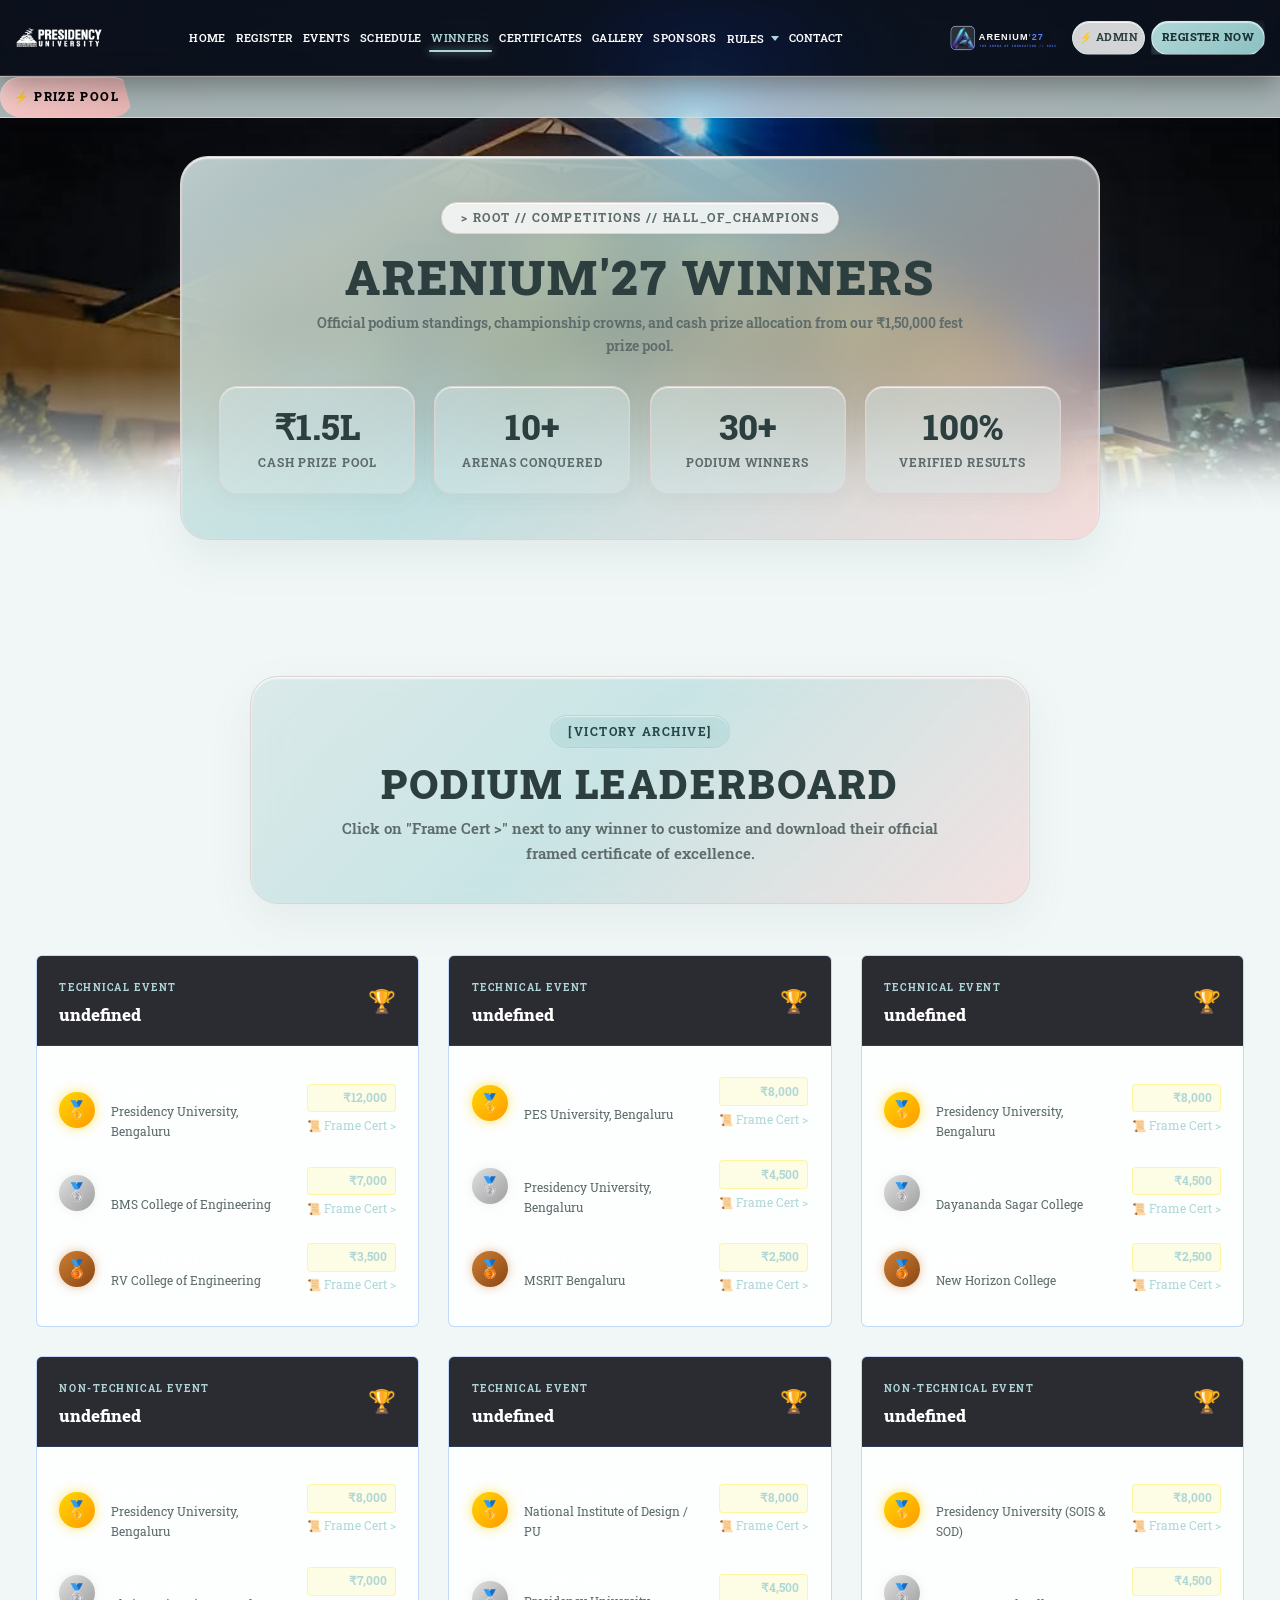
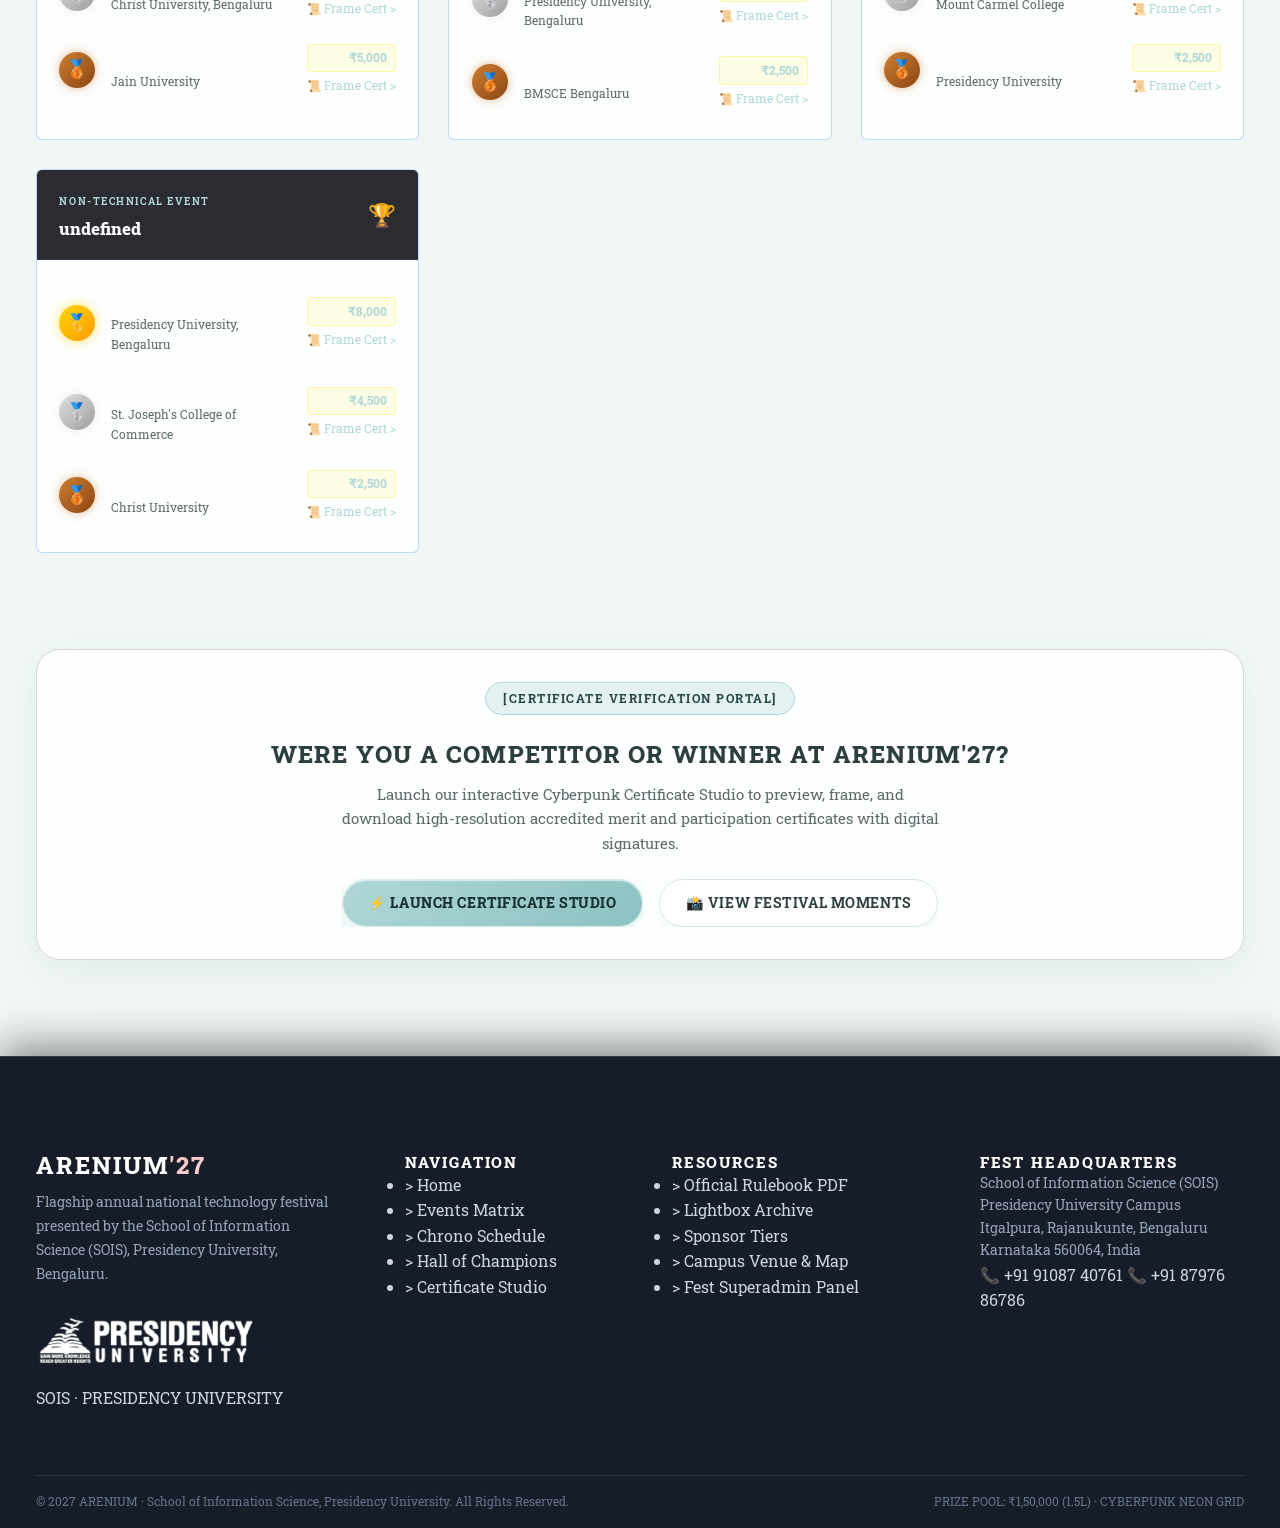
<file: winners.html>
﻿<!DOCTYPE html>
<html lang="en">
<head>
  

  <meta charset="UTF-8">
  <meta name="viewport" content="width=device-width, initial-scale=1.0">
  <meta http-equiv="X-UA-Compatible" content="ie=edge">

  <title>WINNERS &amp; PODIUMS | ARENIUM'27 | SOIS Presidency University, Bengaluru</title>
  <meta name="title" content="WINNERS &amp; PODIUMS | ARENIUM'27 | SOIS Presidency University">
  <meta name="description" content="Official Winners Matrix and Podium Champions of ARENIUM'27. Celebrate the victors of the ₹1,50,000 prize pool across LAN gaming, coding, cryptic hunts, and creative tracks.">
  <meta name="keywords" content="Arenium Winners, Presidency University Tech Fest Champions, LAN Gaming Winners, Bangalore College Fest Results">
  <meta name="author" content="School of Information Science, Presidency University">
  <meta name="robots" content="index, follow">

  <!-- Open Graph -->
  <meta property="og:type" content="website">
  <meta property="og:url" content="https://arenium27.in/winners.html">
  <meta property="og:title" content="WINNERS | ARENIUM'27 | Hall of Champions">
  <meta property="og:description" content="Discover the triumphant champions of ARENIUM'27. Over ₹1.5 Lakhs awarded in cash prizes and trophies.">
  <meta property="og:image" content="images/main-poster.svg">

  <link rel="icon" type="image/svg+xml" href="images/favicon.svg">
  <link rel="preconnect" href="https://fonts.googleapis.com">
  <link rel="preconnect" href="https://fonts.gstatic.com" crossorigin>
  <link href="https://fonts.googleapis.com/css2?family=Roboto+Slab:wght@100..900&display=swap" rel="stylesheet">
  <link rel="stylesheet" href="css/style.css?v=2027Y">
</head>
<body class="subpage-body">
  <div class="bg-parallax-backdrop" aria-hidden="true"></div>
  <div class="bg-atmospheric-scrim" aria-hidden="true"></div>

    <!-- ========================================================================
       GLOBAL HEADER / NAVBAR
       ======================================================================== -->
  <header class="site-header" role="banner">
    <div class="container header-container">
      
      <!-- Brand Logo & Wordmark (Left side: Presidency University & ARENIUM'27) -->
      <a href="index.html" class="brand-link" aria-label="Presidency University Home">
        <img src="images/presidency-university-logo-dark.png?v=2027" alt="Presidency University" class="header-pu-logo" width="145" height="29">
      </a>

      <!-- Mobile Navigation & Theme Toggle -->
      <div class="header-mobile-group">
        <a href="index.html" class="mobile-header-fest-logo" aria-label="ARENIUM'27 Home">
          <img src="images/logo-light.svg" alt="ARENIUM'27 Logo" width="115" height="30">
        </a>
        <button class="nav-toggle-btn" aria-label="Toggle navigation menu" aria-expanded="false" aria-controls="primary-navigation">
          <span class="nav-toggle-bar"></span>
          <span class="nav-toggle-bar"></span>
          <span class="nav-toggle-bar"></span>
        </button>
      </div>

      <!-- Navigation Links (Center) -->
      <nav id="primary-navigation" class="nav-menu" role="navigation">
        <div class="nav-item">
          <a href="index.html" class="nav-link">HOME</a>
        </div>
        <div class="nav-item">
          <a href="register.html" class="nav-link">REGISTER</a>
        </div>
        <div class="nav-item">
          <a href="events.html" class="nav-link">EVENTS</a>
        </div>
        <div class="nav-item">
          <a href="schedule.html" class="nav-link">SCHEDULE</a>
        </div>
        <div class="nav-item">
          <a href="winners.html" class="nav-link active" aria-current="page">WINNERS</a>
        </div>
        <div class="nav-item">
          <a href="certificate.html" class="nav-link">CERTIFICATES</a>
        </div>
        <div class="nav-item">
          <a href="gallery.html" class="nav-link">GALLERY</a>
        </div>
        <div class="nav-item">
          <a href="sponsors.html" class="nav-link">SPONSORS</a>
        </div>

        <div class="nav-item nav-dropdown">
          <button class="nav-link dropdown-toggle" aria-haspopup="true" aria-expanded="false">
            RULES <span class="dropdown-caret" aria-hidden="true"></span>
          </button>
          <ul class="dropdown-menu" role="menu">
            <li class="dropdown-item" role="none">
              <a href="rulebook.pdf" target="_blank" rel="noopener noreferrer" role="menuitem">&gt; RULEBOOK_PDF</a>
            </li>
            <li class="dropdown-item" role="none">
              <a href="events.html" role="menuitem">&gt; EVENT_RULEBOOKS</a>
            </li>
          </ul>
        </div>

        <div class="nav-item">
          <a href="contact.html" class="nav-link">CONTACT</a>
        </div>

        <div class="nav-item mobile-only mobile-action-group">
          <a href="#" class="btn btn-register" style="width: 100%; text-align: center; padding: 0.8rem 1rem;" data-register-btn>⚡ REGISTER NOW</a>
          <a href="admin.html" class="btn btn-ghost" style="width: 100%; text-align: center; padding: 0.65rem 1rem; font-size: 0.8rem;" title="Fest Superadmin Dashboard">
            ⚡ ADMIN PORTAL
          </a>
        </div>
      </nav>

      <!-- Desktop Header Actions (Right side on desktop) -->
      <div class="header-action-desktop">
        <a href="index.html" class="header-fest-logo-link" aria-label="ARENIUM'27 Home">
          <img src="images/logo-light.svg" alt="ARENIUM'27 Logo" class="brand-logo-img header-fest-logo-img" width="135" height="36">
        </a>
        <a href="admin.html" class="btn btn-ghost" style="padding: 0.5rem 0.9rem; font-size: 0.75rem;" title="Fest Superadmin Dashboard">
          ⚡ ADMIN
        </a>
        <a href="#" class="btn btn-register" data-register-btn>REGISTER NOW</a>
      </div>

    </div>
  </header>

  <!-- ========================================================================
       MOVING NEON TICKER (PRIZE POOL 1.5L) - LOCATED DIRECTLY UNDER MAIN NAVBAR
       ======================================================================== -->
  <div class="cyber-ticker-wrap" role="complementary" aria-label="Prize Pool Announcement">
    <div class="cyber-ticker-badge">⚡ PRIZE POOL</div>
    <div class="cyber-ticker-track">
      <div class="cyber-ticker-content" id="prize-ticker-content">
        ⚡ TOTAL PRIZE POOL: <span class="cyber-ticker-highlight">₹1,50,000 (1.5 LAKHS)</span> // CASH PRIZES &amp; ACCREDITED MERIT CERTIFICATES ACROSS ALL TRACKS // REGISTRATIONS LIVE ⚡
      </div>
    </div>
  </div>

  <!-- ========================================================================
       MAIN CONTENT
       ======================================================================== -->
  <main id="main-content">

    <!-- Page Header Banner -->
    <section class="page-header-banner">
      <div class="container">
        <div class="breadcrumbs">&gt; ROOT // COMPETITIONS // HALL_OF_CHAMPIONS</div>
        <h1 class="page-title">ARENIUM'27 WINNERS</h1>
        <p class="section-subtitle">
          Official podium standings, championship crowns, and cash prize allocation from our ₹1,50,000 fest prize pool.
        </p>

        <!-- Stats Bar -->
        <div class="about-stats-grid" style="margin-top: 2rem;">
          <div class="stat-item">
            <div class="stat-number">₹1.5L</div>
            <div class="stat-label">CASH PRIZE POOL</div>
          </div>
          <div class="stat-item">
            <div class="stat-number">10+</div>
            <div class="stat-label">ARENAS CONQUERED</div>
          </div>
          <div class="stat-item">
            <div class="stat-number">30+</div>
            <div class="stat-label">PODIUM WINNERS</div>
          </div>
          <div class="stat-item">
            <div class="stat-number">100%</div>
            <div class="stat-label">VERIFIED RESULTS</div>
          </div>
        </div>
      </div>
    </section>

    <!-- Winners Grid Section -->
    <section style="padding: 0 0 var(--space-3xl);">
      <div class="container">
        
        <div class="section-header reveal-on-scroll">
          <span class="section-tag">[VICTORY ARCHIVE]</span>
          <h2 class="section-title">PODIUM LEADERBOARD</h2>
          <p class="section-subtitle">
            Click on "Frame Cert &gt;" next to any winner to customize and download their official framed certificate of excellence.
          </p>
        </div>

        <!-- Dynamic Container (Populated by js/main.js via initWinnersPage) -->
        <div class="winners-grid" id="winners-grid-container">
          <!-- Populated from FestDB.winners -->
        </div>

        <!-- Call to Action Banner -->
        <div class="cyber-card" style="margin-top: var(--space-3xl); text-align: center; padding: 2.5rem 1.5rem;">
          <span class="section-tag">[CERTIFICATE VERIFICATION PORTAL]</span>
          <h3 style="font-family: var(--font-display); font-size: 1.5rem; color: #fff; margin: 0.8rem 0;">
            WERE YOU A COMPETITOR OR WINNER AT ARENIUM'27?
          </h3>
          <p style="color: var(--text-secondary); max-width: 600px; margin: 0 auto 1.5rem;">
            Launch our interactive Cyberpunk Certificate Studio to preview, frame, and download high-resolution accredited merit and participation certificates with digital signatures.
          </p>
          <div style="display: flex; gap: 1rem; justify-content: center; flex-wrap: wrap;">
            <a href="certificate.html" class="btn btn-primary">
              ⚡ LAUNCH CERTIFICATE STUDIO
            </a>
            <a href="gallery.html" class="btn btn-ghost">
              📸 VIEW FESTIVAL MOMENTS
            </a>
          </div>
        </div>

      </div>
    </section>

  </main>

  <!-- ========================================================================
       GLOBAL FOOTER
       ======================================================================== -->
  <footer class="site-footer" role="contentinfo">
    <div class="container">
      <div class="footer-grid">
        <div class="footer-col">
          <div style="margin-bottom: 0.8rem;">
            <a href="index.html" class="brand-link">
              <span class="brand-name">ARENIUM<span class="accent-quote">'</span><span class="accent-num">27</span></span>
            </a>
          </div>
          <p class="footer-desc">
            Flagship annual national technology festival presented by the School of Information Science (SOIS), Presidency University, Bengaluru.
          </p>

          <div class="footer-institution-badge">
            <a href="https://presidencyuniversity.in" target="_blank" rel="noopener noreferrer" title="Presidency University, Bengaluru">
              <img src="images/presidency-university-logo-dark.png?v=2027" alt="Presidency University Bengaluru" class="footer-pu-logo pu-logo-dark" width="220" height="40">
              <img src="images/presidency-university-logo-light.png?v=2027" alt="Presidency University Bengaluru" class="footer-pu-logo pu-logo-light" width="220" height="40">
            </a>
          </div>
          <div class="footer-badge">
            <span class="footer-badge-dot"></span> SOIS · PRESIDENCY UNIVERSITY
          </div>
        </div>

        <div class="footer-col">
          <h3 class="footer-heading">NAVIGATION</h3>
          <ul class="footer-links">
            <li><a href="index.html">&gt; Home</a></li>
            <li><a href="events.html">&gt; Events Matrix</a></li>
            <li><a href="schedule.html">&gt; Chrono Schedule</a></li>
            <li><a href="winners.html">&gt; Hall of Champions</a></li>
            <li><a href="certificate.html">&gt; Certificate Studio</a></li>
          </ul>
        </div>

        <div class="footer-col">
          <h3 class="footer-heading">RESOURCES</h3>
          <ul class="footer-links">
            <li><a href="rulebook.pdf" target="_blank" rel="noopener noreferrer">&gt; Official Rulebook PDF</a></li>
            <li><a href="gallery.html">&gt; Lightbox Archive</a></li>
            <li><a href="sponsors.html">&gt; Sponsor Tiers</a></li>
            <li><a href="contact.html">&gt; Campus Venue &amp; Map</a></li>
            <li><a href="admin.html">&gt; Fest Superadmin Panel</a></li>
          </ul>
        </div>

        <div class="footer-col">
          <h3 class="footer-heading">FEST HEADQUARTERS</h3>
          <address class="footer-address">
            School of Information Science (SOIS)<br>
            Presidency University Campus<br>
            Itgalpura, Rajanukunte, Bengaluru<br>
            Karnataka 560064, India
          </address>
          <div class="footer-phone-lines">
            <a href="tel:+919108740761" class="footer-phone-link">📞 +91 91087 40761</a>
            <a href="tel:+918797686786" class="footer-phone-link">📞 +91 87976 86786</a>
          </div>
        </div>
      </div>

      <div class="footer-bottom-bar">
        <div class="footer-copy">
          © 2027 ARENIUM · School of Information Science, Presidency University. All Rights Reserved.
        </div>
        <div class="footer-sub-links">
          <span>PRIZE POOL: ₹1,50,000 (1.5L)</span>
          <span>·</span>
          <span>CYBERPUNK NEON GRID</span>
        </div>
      </div>
    </div>
  </footer>

  <script src="js/main.js?v=2027Q"></script>
</body>
</html>
</file>
<file: css/style.css>
/* ==========================================================================
   ARENIUM'27 — Master Design System & Stylesheet
   School of Information Science (SOIS), Presidency University, Bengaluru
   Aesthetic: Cyberpunk / Neon-Terminal / High-Tech Grid
   ========================================================================== */

/* --------------------------------------------------------------------------
   1. CSS Custom Properties / Theme Variables
   -------------------------------------------------------------------------- */
:root {
  /* ========================================================================
     ARENIUM'27 APPLE-STYLED ATMOSPHERIC GLASS DESIGN SYSTEM
     Frosted Smoke Glass Material | Liquid Light Edges | Parallax Night Campus
     ======================================================================== */
  --primary-rgb: 59, 130, 246;          /* Apple Electric Blue #3B82F6 */
  --accent-rgb: 96, 165, 250;           /* Soft Sky Blue #60A5FA */
  --glass-tint-rgb: 22, 28, 42;         /* Deep Smoke Glass Tint */

  /* ARENIUM'27 PALETTE TOKENS (IMAGE 2 PALETTE SPECIFICATION) */
  --palette-blush: #F7CBCA;        /* Soft Pastel Blush Pink */
  --palette-mauve: #DDD3D3;        /* Soft Mauve / Warm Muted Gray */
  --palette-normal-bg: #F1F7F7;    /* Airy Mint-White Normal Background */
  --palette-sage-mist: #D5E5E5;    /* Pale Sage Ice / Mist Card Surface */
  --palette-aqua: #B0D7D8;         /* Soft Aqua Cyan / Primary Interactive Accent */
  --palette-slate: #5D6B6B;        /* Muted Mineral Slate Gray Text & Icons */
  --palette-heading: #2C3E3E;      /* Deep Mineral Slate for High-Contrast Headings */

  /* Surfaces & Backgrounds */
  --bg-core: #F1F7F7;
  --bg-surface: rgba(255, 255, 255, 0.85);
  --bg-surface-elevated: rgba(213, 229, 229, 0.55);
  --bg-card: rgba(255, 255, 255, 0.85);
  --bg-card-hover: rgba(255, 255, 255, 0.95);

  /* Apple Liquid Tokens */
  --theme-primary: #B0D7D8;
  --theme-secondary: #D5E5E5;
  --theme-accent: #F7CBCA;
  --theme-border-highlight: rgba(255, 255, 255, 0.9);
  --theme-border-base: #DDD3D3;

  --theme-primary-glow: rgba(176, 215, 216, 0.4);
  --theme-secondary-glow: rgba(247, 203, 202, 0.35);

  --neon-cyan: #B0D7D8;
  --neon-cyan-glow: rgba(176, 215, 216, 0.35);
  --neon-cyan-subtle: rgba(176, 215, 216, 0.15);

  --neon-pink: #F7CBCA;
  --neon-pink-glow: rgba(247, 203, 202, 0.4);
  --neon-pink-subtle: rgba(247, 203, 202, 0.15);

  --neon-purple: #B0D7D8;
  --neon-purple-glow: rgba(176, 215, 216, 0.3);

  --neon-yellow: #B0D7D8;
  --neon-yellow-glow: rgba(176, 215, 216, 0.3);

  --border-neon: 1.5px solid #DDD3D3;
  --border-pink: 1.5px solid #F7CBCA;
  --border-color: #DDD3D3;
  --border-glow-cyan: 0 0 15px rgba(176, 215, 216, 0.25);
  --border-glow-pink: 0 0 15px rgba(247, 203, 202, 0.25);

  /* Typography */
  --text-primary: #2C3E3E;
  --text-secondary: #5D6B6B;
  --text-muted: #7A8989;
  --text-highlight: #1F3333;

  /* Buttons */
  --btn-primary-bg: linear-gradient(135deg, #3B82F6 0%, #1D4ED8 100%);
  --btn-primary-border: rgba(255, 255, 255, 0.25);
  --btn-primary-color: #FFFFFF;
  --btn-primary-hover-bg: linear-gradient(135deg, #60A5FA 0%, #2563EB 100%);
  --btn-primary-hover-color: #FFFFFF;

  --btn-register-bg: linear-gradient(135deg, #3B82F6 0%, #1D4ED8 100%);
  --btn-register-hover-bg: linear-gradient(135deg, #60A5FA 0%, #2563EB 100%);

  --btn-ghost-bg: rgba(255, 255, 255, 0.08);
  --btn-ghost-border: rgba(255, 255, 255, 0.18);

  /* Headers, Cards & Shadows */
  --header-bg: rgba(14, 20, 32, 0.75);
  --header-shadow: 0 10px 30px rgba(0, 0, 0, 0.4);
  --card-shadow: 0 20px 50px rgba(0, 0, 0, 0.45), inset 0 1px 1px rgba(255, 255, 255, 0.32);

  --bg-radial-1: rgba(59, 130, 246, 0.12);
  --bg-radial-2: rgba(96, 165, 250, 0.1);
  --bg-grid: rgba(255, 255, 255, 0.02);

  --font-display: 'Roboto Slab', serif;
  --font-heading: 'Roboto Slab', serif;
  --font-mono: 'Roboto Slab', serif;
  --font-body: 'Roboto Slab', serif;

  /* Spacing Scale */
  --space-xs: 0.25rem;
  --space-sm: 0.5rem;
  --space-md: 1rem;
  --space-lg: 1.5rem;
  --space-xl: 2.5rem;
  --space-2xl: 4rem;
  --space-3xl: 6rem;

  /* Apple Rounded Squircle Radii */
  --container-max: 1240px;
  --nav-height: 76px;
  --radius-sm: 8px;
  --radius-md: 14px;
  --radius-lg: 20px;
  --radius-xl: 24px;
  --radius-pill: 9999px;
  --transition-fast: 0.2s cubic-bezier(0.16, 1, 0.3, 1);
  --transition-base: 0.35s cubic-bezier(0.16, 1, 0.3, 1);
}

/* --------------------------------------------------------------------------
   2. Reset & Base Setup
   -------------------------------------------------------------------------- */
*, *::before, *::after {
  box-sizing: border-box;
  margin: 0;
  padding: 0;
}

html {
  font-size: 16px;
  scroll-behavior: smooth;
  scroll-padding-top: calc(var(--nav-height) + 20px);
  background-color: var(--bg-core);
  color: var(--text-primary);
  color-scheme: dark;
  transition: background-color var(--transition-base), color var(--transition-base);
  overflow-x: hidden !important;
  width: 100% !important;
  max-width: 100vw !important;
}

html[data-theme="light"] {
  color-scheme: light;
}

html[data-theme="dark"] {
  color-scheme: dark;
}

body {
  font-family: 'Roboto Slab', serif !important;
  line-height: 1.6;
  background-color: var(--palette-normal-bg, #F1F7F7) !important;
  color: var(--palette-slate, #5D6B6B) !important;
  overflow-x: hidden !important;
  width: 100% !important;
  max-width: 100vw !important;
  min-height: 100vh;
  position: relative;
  display: flex;
  flex-direction: column;
}

/* TOP HERO PARALLAX BACKGROUND (HOME / DEFAULT) */
.bg-parallax-backdrop {
  position: absolute !important;
  top: 0 !important;
  left: 0 !important;
  width: 100% !important;
  height: clamp(820px, 90vh, 960px) !important;
  background-image: url('../images/campus-bg.jpg') !important;
  background-size: cover !important;
  background-position: center top !important;
  background-repeat: no-repeat !important;
  z-index: 0 !important;
  pointer-events: none !important;
  filter: none !important;
  -webkit-filter: none !important;
  opacity: 1 !important;
  transform: translate3d(0, 0, 0);
  will-change: transform;
  -webkit-mask-image: linear-gradient(to bottom, 
    rgba(0, 0, 0, 1) 0%, 
    rgba(0, 0, 0, 1) 84%, 
    rgba(0, 0, 0, 0.7) 91%, 
    rgba(0, 0, 0, 0.25) 96%, 
    rgba(0, 0, 0, 0) 100%
  ) !important;
  mask-image: linear-gradient(to bottom, 
    rgba(0, 0, 0, 1) 0%, 
    rgba(0, 0, 0, 1) 84%, 
    rgba(0, 0, 0, 0.7) 91%, 
    rgba(0, 0, 0, 0.25) 96%, 
    rgba(0, 0, 0, 0) 100%
  ) !important;
}

/* ATMOSPHERIC GRADIENT SCRIM (HOME / DEFAULT) */
.bg-atmospheric-scrim {
  position: absolute !important;
  top: 0 !important;
  left: 0 !important;
  width: 100% !important;
  height: clamp(820px, 90vh, 960px) !important;
  background: linear-gradient(180deg, 
    rgba(8, 14, 26, 0.45) 0%, 
    rgba(8, 14, 26, 0.1) 15%, 
    transparent 35%, 
    transparent 84%, 
    rgba(241, 247, 247, 0.3) 91%, 
    rgba(241, 247, 247, 0.75) 96%, 
    var(--palette-normal-bg, #F1F7F7) 100%
  ) !important;
  z-index: 1 !important;
  pointer-events: none !important;
  transform: translate3d(0, 0, 0);
  will-change: transform;
}

/* SUBPAGE CALIBRATION: PARALLAX FINISHES COMPLETELY IN THE GAP BEFORE CONTENT CARDS */
.subpage-body .bg-parallax-backdrop,
body:has(.page-header-banner) .bg-parallax-backdrop,
.subpage-body .bg-atmospheric-scrim,
body:has(.page-header-banner) .bg-atmospheric-scrim {
  height: clamp(520px, 58vh, 620px) !important;
}

.subpage-body .bg-parallax-backdrop,
body:has(.page-header-banner) .bg-parallax-backdrop {
  -webkit-mask-image: linear-gradient(to bottom, 
    rgba(0, 0, 0, 1) 0%, 
    rgba(0, 0, 0, 1) 70%, 
    rgba(0, 0, 0, 0.7) 84%, 
    rgba(0, 0, 0, 0.25) 93%, 
    rgba(0, 0, 0, 0) 100%
  ) !important;
  mask-image: linear-gradient(to bottom, 
    rgba(0, 0, 0, 1) 0%, 
    rgba(0, 0, 0, 1) 70%, 
    rgba(0, 0, 0, 0.7) 84%, 
    rgba(0, 0, 0, 0.25) 93%, 
    rgba(0, 0, 0, 0) 100%
  ) !important;
}

.subpage-body .bg-atmospheric-scrim,
body:has(.page-header-banner) .bg-atmospheric-scrim {
  background: linear-gradient(180deg, 
    rgba(8, 14, 26, 0.45) 0%, 
    rgba(8, 14, 26, 0.1) 15%, 
    transparent 35%, 
    transparent 70%, 
    rgba(241, 247, 247, 0.3) 84%, 
    rgba(241, 247, 247, 0.75) 93%, 
    var(--palette-normal-bg, #F1F7F7) 100%
  ) !important;
}

/* Keyboard accessibility */
:focus-visible {
  outline: 2px solid var(--neon-cyan);
  outline-offset: 4px;
}

/* Typography elements */
h1, h2, h3, h4, h5, h6 {
  font-family: var(--font-display);
  font-weight: 800;
  letter-spacing: 0.05em;
  line-height: 1.2;
  color: var(--text-primary);
  text-transform: uppercase;
}

p {
  color: var(--text-secondary);
  font-size: 0.95rem;
}

a {
  color: inherit;
  text-decoration: none;
  transition: color var(--transition-fast);
}

img {
  max-width: 100%;
  height: auto;
  display: block;
}

button {
  font-family: inherit;
  cursor: pointer;
  border: none;
  background: none;
}

/* Custom Cyber Scrollbar */
::-webkit-scrollbar {
  width: 7px;
}
::-webkit-scrollbar-track {
  background: var(--bg-core);
}
::-webkit-scrollbar-thumb {
  background: linear-gradient(180deg, var(--neon-cyan), var(--neon-pink));
  border-radius: 4px;
}
::-webkit-scrollbar-thumb:hover {
  background: var(--neon-cyan);
  box-shadow: 0 0 10px var(--neon-cyan);
}

/* Container */
.container {
  width: 100%;
  max-width: var(--container-max);
  margin-left: auto;
  margin-right: auto;
  padding-left: var(--space-md);
  padding-right: var(--space-md);
}

/* --------------------------------------------------------------------------
   3. Common Components & Cyber UI Utilities
   -------------------------------------------------------------------------- */


/* --------------------------------------------------------------------------
   Theme Toggle Cyber Switch
   -------------------------------------------------------------------------- */
.theme-toggle-btn {
  display: inline-flex;
  align-items: center;
  gap: 0.5rem;
  background: var(--bg-card);
  border: 1px solid var(--border-color);
  padding: 0.35rem 0.75rem;
  border-radius: 20px;
  cursor: pointer;
  color: var(--text-primary);
  font-family: var(--font-display);
  font-size: 0.72rem;
  font-weight: 700;
  letter-spacing: 0.08em;
  transition: all var(--transition-base);
  box-shadow: 0 0 10px var(--neon-cyan-subtle);
  user-select: none;
}

.theme-toggle-btn:hover {
  border-color: var(--theme-primary);
  box-shadow: 0 0 15px var(--theme-primary-glow);
  transform: translateY(-1px);
}

.theme-toggle-track {
  position: relative;
  width: 38px;
  height: 20px;
  background: rgba(0, 0, 0, 0.25);
  border-radius: 12px;
  border: 1px solid var(--border-color);
  display: inline-flex;
  align-items: center;
  padding: 2px;
  box-sizing: border-box;
  transition: all var(--transition-base);
}

[data-theme="light"] .theme-toggle-track {
  background: #D6C7FF;
  border-color: #5B7FFF;
}

[data-theme="dark"] .theme-toggle-track {
  background: #1F080A;
  border-color: #7A0026;
}

.theme-toggle-thumb {
  width: 14px;
  height: 14px;
  border-radius: 50%;
  display: flex;
  align-items: center;
  justify-content: center;
  position: relative;
  transition: transform 0.3s cubic-bezier(0.16, 1, 0.3, 1), background-color 0.3s;
}

[data-theme="dark"] .theme-toggle-thumb {
  transform: translateX(18px);
  background: #B81D42;
  box-shadow: 0 0 8px #B81D42;
}

[data-theme="light"] .theme-toggle-thumb {
  transform: translateX(0px);
  background: #5B7FFF;
  box-shadow: 0 0 8px #5B7FFF;
}

.theme-toggle-icon {
  font-size: 10px;
  line-height: 1;
  position: absolute;
  transition: opacity 0.2s ease, transform 0.3s ease;
}

[data-theme="dark"] .theme-toggle-icon.icon-sun {
  opacity: 0;
  transform: rotate(-90deg) scale(0.5);
}

[data-theme="dark"] .theme-toggle-icon.icon-moon {
  opacity: 1;
  transform: rotate(0) scale(1);
}

[data-theme="light"] .theme-toggle-icon.icon-sun {
  opacity: 1;
  transform: rotate(0) scale(1);
}

[data-theme="light"] .theme-toggle-icon.icon-moon {
  opacity: 0;
  transform: rotate(90deg) scale(0.5);
}

.theme-toggle-label {
  font-size: 0.72rem;
  letter-spacing: 0.1em;
}

/* Compact mobile version */
.theme-toggle-btn.theme-toggle-btn-compact {
  padding: 0.35rem 0.45rem;
}

.theme-toggle-btn.theme-toggle-btn-compact .theme-toggle-label {
  display: none;
}

/* Cyber Buttons */
.btn {
  display: inline-flex;
  align-items: center;
  justify-content: center;
  gap: 0.5rem;
  font-family: var(--font-display);
  font-size: 0.88rem;
  font-weight: 700;
  letter-spacing: 0.08em;
  text-transform: uppercase;
  padding: 0.75rem 1.6rem;
  position: relative;
  transition: all var(--transition-base);
  clip-path: polygon(10px 0, 100% 0, 100% calc(100% - 10px), calc(100% - 10px) 100%, 0 100%, 0 10px);
  white-space: nowrap;
}

.btn::before {
  content: "";
  position: absolute;
  inset: 0;
  opacity: 0;
  background: linear-gradient(90deg, rgba(255,255,255,0.15), transparent);
  transition: opacity var(--transition-fast);
}

.btn:hover::before {
  opacity: 1;
}

/* Neon Primary Button (Cyan Outline / Hover Fill) */
.btn-primary {
  background: rgba(var(--primary-rgb), 0.08);
  border: 1px solid var(--neon-cyan);
  color: var(--neon-cyan);
  box-shadow: inset 0 0 10px rgba(var(--primary-rgb), 0.15), 0 0 15px rgba(var(--primary-rgb), 0.2);
}

.btn-primary:hover {
  background: var(--neon-cyan);
  color: var(--bg-core);
  box-shadow: 0 0 25px rgba(var(--primary-rgb), 0.6), inset 0 0 10px rgba(255, 255, 255, 0.5);
  transform: translateY(-2px);
}

/* Neon Pink Solid / Prominent Register Button */
.btn-register {
  background: var(--btn-register-bg);
  border: 1px solid var(--theme-primary);
  color: #ffffff;
  box-shadow: 0 0 20px rgba(var(--secondary-rgb), 0.45);
}

.btn-register:hover {
  background: var(--btn-register-hover-bg);
  box-shadow: 0 0 30px rgba(var(--secondary-rgb), 0.8), inset 0 0 12px rgba(255, 255, 255, 0.4);
  transform: translateY(-2px);
}

/* Secondary Ghost Button */
.btn-ghost {
  background: rgba(255, 255, 255, 0.03);
  border: 1px solid rgba(255, 255, 255, 0.2);
  color: var(--text-primary);
}

.btn-ghost:hover {
  border-color: var(--neon-yellow);
  color: var(--neon-yellow);
  box-shadow: 0 0 15px rgba(255, 230, 0, 0.35);
  transform: translateY(-2px);
}

/* Terminal link style (with > prefix) */
.terminal-link {
  font-family: 'Roboto Slab', serif;
  font-size: 0.85rem;
  letter-spacing: 0.05em;
  color: var(--neon-cyan);
  display: inline-flex;
  align-items: center;
  gap: 0.35rem;
  transition: all var(--transition-fast);
}

.terminal-link:hover {
  color: var(--neon-pink);
  text-shadow: 0 0 8px var(--neon-pink);
  transform: translateX(4px);
}

/* ==========================================================================
   SECTION HEADER - APPLE STYLED PASTEL COLOUR CARD
   ========================================================================== */
.section-header {
  text-align: center;
  max-width: 780px;
  margin: 0 auto clamp(2rem, 4vw, 3.2rem);
  padding: clamp(1.6rem, 3.2vw, 2.4rem) clamp(1.4rem, 3.5vw, 2.6rem);
  background: linear-gradient(135deg, rgba(213, 229, 229, 0.78) 0%, rgba(176, 215, 216, 0.6) 45%, rgba(247, 203, 202, 0.5) 100%) !important;
  backdrop-filter: blur(28px) saturate(170%) !important;
  -webkit-backdrop-filter: blur(28px) saturate(170%) !important;
  border: 1.5px solid var(--palette-mauve, #DDD3D3) !important;
  border-radius: 28px !important;
  box-shadow: 0 16px 45px rgba(93, 107, 107, 0.08), inset 0 1.5px 2px rgba(255, 255, 255, 0.9) !important;
  position: relative;
  transition: transform 0.3s cubic-bezier(0.16, 1, 0.3, 1), box-shadow 0.3s ease !important;
  z-index: 3;
}

.section-header:hover {
  transform: translateY(-2px);
  box-shadow: 0 20px 55px rgba(93, 107, 107, 0.12), inset 0 1.5px 2px #FFFFFF !important;
}

.section-tag {
  font-family: 'Roboto Slab', serif;
  font-size: 0.78rem !important;
  font-weight: 700 !important;
  letter-spacing: 0.15em !important;
  color: var(--palette-slate, #5D6B6B) !important;
  text-transform: uppercase !important;
  display: inline-block !important;
  margin-bottom: 0.75rem !important;
  padding: 0.35rem 1.15rem !important;
  background: rgba(255, 255, 255, 0.75) !important;
  border: 1px solid var(--palette-mauve, #DDD3D3) !important;
  border-radius: 50px !important;
  box-shadow: 0 2px 8px rgba(93, 107, 107, 0.05), inset 0 1px 1px #FFFFFF !important;
}

.section-title {
  font-size: clamp(1.8rem, 3.8vw, 2.5rem) !important;
  font-weight: 900 !important;
  letter-spacing: 0.05em !important;
  color: var(--palette-heading, #2C3E3E) !important;
  margin-bottom: 0.5rem !important;
  text-shadow: none !important;
  text-transform: uppercase !important;
}

.section-subtitle {
  max-width: 620px !important;
  margin-left: auto !important;
  margin-right: auto !important;
  color: var(--palette-slate, #5D6B6B) !important;
  font-size: 0.95rem !important;
  font-weight: 600 !important;
  line-height: 1.6 !important;
}

/* Cyber Cards with Corner Brackets */
.cyber-card {
  background: var(--bg-surface);
  border: 1px solid rgba(var(--primary-rgb), 0.2);
  backdrop-filter: blur(12px);
  position: relative;
  padding: var(--space-lg);
  transition: all var(--transition-base);
  clip-path: polygon(12px 0, 100% 0, 100% calc(100% - 12px), calc(100% - 12px) 100%, 0 100%, 0 12px);
}

/* Corner bracket accents */
.cyber-card::before,
.cyber-card::after {
  content: "";
  position: absolute;
  width: 12px;
  height: 12px;
  pointer-events: none;
  transition: border-color var(--transition-base);
}

.cyber-card::before {
  top: 0;
  left: 0;
  border-top: 2px solid var(--neon-cyan);
  border-left: 2px solid var(--neon-cyan);
}

.cyber-card::after {
  bottom: 0;
  right: 0;
  border-bottom: 2px solid var(--neon-pink);
  border-right: 2px solid var(--neon-pink);
}

.cyber-card:hover {
  background: var(--bg-surface-elevated);
  border-color: rgba(var(--primary-rgb), 0.6);
  box-shadow: 0 10px 30px rgba(0, 0, 0, 0.6), 0 0 20px rgba(var(--primary-rgb), 0.25);
  transform: translateY(-4px);
}

.cyber-card:hover::before {
  border-color: var(--neon-yellow);
}

.cyber-card:hover::after {
  border-color: var(--neon-cyan);
}

/* --------------------------------------------------------------------------
   4. Global Header & Navigation
   -------------------------------------------------------------------------- */
.site-header {
  position: sticky;
  top: 0;
  z-index: 1000;
  width: 100%;
  height: var(--nav-height);
  background: var(--header-bg);
  backdrop-filter: blur(16px);
  -webkit-backdrop-filter: blur(16px);
  border-bottom: 1px solid var(--border-color);
  box-shadow: var(--header-shadow);
  display: flex;
  align-items: center;
  box-sizing: border-box;
  overflow: visible;
}

.header-container {
  display: flex;
  align-items: center;
  justify-content: space-between;
  width: 100%;
  max-width: 1480px;
  margin-left: auto;
  margin-right: auto;
  padding-left: clamp(0.75rem, 2vw, 1.5rem);
  padding-right: clamp(0.75rem, 2vw, 1.5rem);
  gap: clamp(0.4rem, 1vw, 1.2rem);
  box-sizing: border-box;
}

/* Brand Logo */
.brand-link {
  display: flex;
  align-items: center;
  gap: 0.6rem;
  text-decoration: none;
  flex-shrink: 0;
}

.brand-logo-img {
  height: clamp(34px, 3.5vw, 42px);
  width: auto;
  max-width: 155px;
  object-fit: contain;
  filter: none !important;
  -webkit-filter: none !important;
  box-shadow: none !important;
  flex-shrink: 0;
  transition: transform var(--transition-fast);
}

.brand-emblem-img {
  width: 36px;
  height: 36px;
  border-radius: 8px;
  border: 1px solid rgba(255, 255, 255, 0.2);
  box-shadow: none !important;
  filter: none !important;
  -webkit-filter: none !important;
  object-fit: cover;
  flex-shrink: 0;
}

.brand-text {
  display: flex;
  flex-direction: column;
  justify-content: center;
  line-height: 1.1;
}

.brand-name {
  font-family: var(--font-display);
  font-size: 1.25rem;
  font-weight: 900;
  letter-spacing: 0.08em;
  color: #ffffff;
  line-height: 1;
  text-shadow: 0 0 10px var(--neon-cyan);
  white-space: nowrap;
}

.brand-name .accent-quote {
  color: var(--neon-cyan);
}
.brand-name .accent-num {
  color: var(--neon-pink);
}

.brand-sub {
  font-family: 'Roboto Slab', serif;
  font-size: 0.62rem;
  letter-spacing: 0.16em;
  color: var(--text-secondary);
  text-transform: uppercase;
  white-space: nowrap;
}


.header-mobile-group {
  display: none;
  flex-shrink: 0;
}

/* Desktop Navigation */
.nav-menu {
  display: flex;
  align-items: center;
  justify-content: center;
  flex: 1;
  list-style: none;
  gap: clamp(0.35rem, 0.8vw, 1.1rem);
  margin: 0;
  padding: 0;
  white-space: nowrap;
  flex-wrap: nowrap;
}

/* Desktop Header Action */
.header-action-desktop {
  display: flex;
  align-items: center;
  gap: clamp(0.35rem, 0.6vw, 0.65rem);
  flex-shrink: 0;
  white-space: nowrap;
  flex-wrap: nowrap;
}

.header-action-desktop .btn-register {
  display: inline-flex;
  align-items: center;
  justify-content: center;
  height: 36px;
  padding: 0 clamp(0.7rem, 0.9vw, 1.1rem);
  font-size: clamp(0.72rem, 0.76vw, 0.8rem);
  letter-spacing: 0.06em;
  white-space: nowrap;
  flex-shrink: 0;
  box-sizing: border-box;
}

.header-action-desktop .btn-ghost {
  display: inline-flex;
  align-items: center;
  justify-content: center;
  height: 36px;
  padding: 0 clamp(0.5rem, 0.7vw, 0.75rem);
  font-size: clamp(0.7rem, 0.75vw, 0.75rem);
  letter-spacing: 0.05em;
  white-space: nowrap;
  flex-shrink: 0;
  box-sizing: border-box;
}

.header-action-desktop .theme-toggle-btn {
  display: inline-flex;
  align-items: center;
  justify-content: center;
  height: 36px;
  padding: 0 0.55rem;
  flex-shrink: 0;
  box-sizing: border-box;
}

.mobile-only {
  display: none !important;
}

.nav-item {
  position: relative;
  flex-shrink: 0;
}

.nav-link {
  font-family: var(--font-display);
  font-size: clamp(0.72rem, 0.78vw, 0.82rem);
  font-weight: 700;
  letter-spacing: 0.06em;
  color: var(--text-secondary);
  padding: 0.38rem 0.2rem;
  position: relative;
  transition: color var(--transition-fast);
  display: inline-flex;
  align-items: center;
  gap: 0.25rem;
  white-space: nowrap;
  text-decoration: none;
}

.nav-link::after {
  content: "";
  position: absolute;
  bottom: 0;
  left: 0;
  width: 0%;
  height: 2px;
  background: var(--neon-cyan);
  box-shadow: 0 0 8px var(--neon-cyan);
  transition: width var(--transition-base);
}

.nav-link:hover,
.nav-link.active {
  color: #ffffff;
  text-shadow: 0 0 10px var(--neon-cyan);
}

.nav-link:hover::after,
.nav-link.active::after {
  width: 100%;
}

.nav-link.active {
  color: var(--neon-cyan);
}

/* Dropdown Rules Menu */
.nav-dropdown {
  position: relative;
}

.dropdown-toggle {
  display: inline-flex;
  align-items: center;
  gap: 0.4rem;
  cursor: pointer;
  background: none;
  border: none;
}

.dropdown-caret {
  display: inline-block;
  width: 0;
  height: 0;
  border-left: 4px solid transparent;
  border-right: 4px solid transparent;
  border-top: 5px solid var(--neon-cyan);
  transition: transform var(--transition-fast);
}

.nav-dropdown:hover .dropdown-caret,
.nav-dropdown.open .dropdown-caret {
  transform: rotate(180deg);
}

.dropdown-menu {
  position: absolute;
  top: 100%;
  left: 0;
  min-width: 200px;
  background: var(--bg-surface-elevated);
  border: 1px solid var(--border-color);
  box-shadow: var(--card-shadow);
  padding: 0.6rem 0;
  list-style: none;
  opacity: 0;
  visibility: hidden;
  transform: translateY(10px);
  transition: all var(--transition-base);
  clip-path: polygon(8px 0, 100% 0, 100% calc(100% - 8px), calc(100% - 8px) 100%, 0 100%, 0 8px);
}

.nav-dropdown:hover .dropdown-menu,
.nav-dropdown.open .dropdown-menu {
  opacity: 1;
  visibility: visible;
  transform: translateY(0);
}

.dropdown-item a {
  display: block;
  padding: 0.6rem 1.2rem;
  font-family: 'Roboto Slab', serif;
  font-size: 0.82rem;
  color: var(--text-secondary);
  transition: all var(--transition-fast);
}

.dropdown-item a:hover {
  background: rgba(var(--primary-rgb), 0.1);
  color: var(--neon-cyan);
  padding-left: 1.5rem;
  text-shadow: 0 0 8px var(--neon-cyan);
}

/* Mobile Hamburger Toggle */
.nav-toggle-btn {
  display: none;
  flex-direction: column;
  justify-content: space-around;
  width: 32px;
  height: 28px;
  background: transparent;
  border: none;
  cursor: pointer;
  padding: 0;
  z-index: 1001;
}

.nav-toggle-bar {
  width: 100%;
  height: 2px;
  background: var(--neon-cyan);
  box-shadow: 0 0 6px var(--neon-cyan);
  transition: all var(--transition-base);
}

.nav-toggle-btn.is-active .nav-toggle-bar:nth-child(1) {
  transform: translateY(9px) rotate(45deg);
  background: var(--neon-pink);
  box-shadow: 0 0 8px var(--neon-pink);
}
.nav-toggle-btn.is-active .nav-toggle-bar:nth-child(2) {
  opacity: 0;
}
.nav-toggle-btn.is-active .nav-toggle-bar:nth-child(3) {
  transform: translateY(-9px) rotate(-45deg);
  background: var(--neon-pink);
  box-shadow: 0 0 8px var(--neon-pink);
}

/* --------------------------------------------------------------------------
   5. Hero Section
   -------------------------------------------------------------------------- */
.hero-section {
  position: relative;
  min-height: clamp(620px, calc(100vh - var(--nav-height) - 40px), 820px);
  display: flex;
  align-items: center;
  justify-content: center;
  text-align: center;
  padding: clamp(1.5rem, 3vw, 2.5rem) 0;
  overflow: visible;
}

/* Hero Canvas Background */
.hero-canvas {
  position: absolute;
  top: 0;
  left: 0;
  width: 100%;
  height: 100%;
  z-index: 0;
  pointer-events: none;
}

.hero-overlay-grid {
  position: absolute;
  inset: 0;
  background: transparent !important;
  z-index: 1;
  pointer-events: none;
}

.hero-content {
  position: relative;
  z-index: 2;
  max-width: 960px;
  margin: 0 auto;
}

/* Hero Presenter Section Banner */
.hero-presenter-banner {
  display: flex;
  justify-content: center;
  align-items: center;
  margin-bottom: 1.5rem;
}

.hero-presenter-tag {
  display: inline-flex;
  align-items: center;
  gap: 0.6rem;
  font-family: var(--font-display);
  font-size: clamp(0.78rem, 1.2vw, 0.95rem);
  font-weight: 800;
  letter-spacing: 0.16em;
  text-transform: uppercase;
  color: var(--neon-cyan);
  background: var(--neon-cyan-subtle);
  border: 1px solid var(--border-color);
  padding: 0.55rem 1.4rem;
  border-radius: 999px;
  box-shadow: 0 0 20px var(--neon-cyan-glow);
  text-shadow: 0 0 10px var(--neon-cyan-glow);
}

/* ==========================================================================
   OFFICIAL PRESIDENCY UNIVERSITY BRANDING COMPONENT
   ========================================================================== */
.hero-institution-banner {
  display: flex;
  flex-direction: column;
  align-items: center;
  justify-content: center;
  margin-bottom: 1.4rem;
  gap: 0.5rem;
}

.hero-institution-tag {
  font-family: 'Roboto Slab', serif;
  font-size: 0.72rem;
  font-weight: 700;
  letter-spacing: 0.2em;
  color: var(--neon-cyan);
  text-transform: uppercase;
  display: inline-flex;
  align-items: center;
  gap: 0.6rem;
}

.hero-institution-tag::before,
.hero-institution-tag::after {
  content: "";
  display: inline-block;
  width: 24px;
  height: 1px;
  background: var(--neon-cyan);
  opacity: 0.6;
}

.institution-logo-link {
  display: inline-flex;
  align-items: center;
  justify-content: center;
  padding: 0.5rem 1.4rem;
  border-radius: 12px;
  background: rgba(255, 255, 255, 0.03);
  border: 1px solid rgba(var(--primary-rgb), 0.35);
  box-shadow: 0 4px 20px rgba(0, 0, 0, 0.35);
  backdrop-filter: blur(10px);
  -webkit-backdrop-filter: blur(10px);
  transition: all var(--transition-base);
  text-decoration: none;
}

.institution-logo-link:hover {
  background: rgba(255, 255, 255, 0.07);
  border-color: var(--neon-cyan);
  box-shadow: 0 0 25px var(--neon-cyan-glow);
  transform: translateY(-2px);
}

.pu-official-logo {
  max-width: clamp(250px, 42vw, 370px);
  height: auto;
  object-fit: contain;
  display: block;
}

/* Content Sections / Normal Canvas: Show crisp navy blue official logo */
.pu-logo-light {
  display: block !important;
  filter: drop-shadow(0 2px 6px rgba(18, 32, 68, 0.12)) !important;
}

.pu-logo-dark {
  display: none !important;
}

/* Explicit Dark Theme: Show dark transparent logo with crisp white text */
[data-theme="dark"] .pu-logo-dark {
  display: block !important;
  filter: drop-shadow(0 0 10px rgba(255, 255, 255, 0.3)) !important;
}

[data-theme="dark"] .pu-logo-light {
  display: none !important;
}

[data-theme="light"] .institution-logo-link {
  background: rgba(255, 255, 255, 0.85);
  border: 1px solid rgba(91, 127, 255, 0.25);
  box-shadow: 0 4px 20px rgba(27, 35, 66, 0.08);
}

[data-theme="light"] .institution-logo-link:hover {
  background: #ffffff;
  border-color: #5B7FFF;
  box-shadow: 0 0 25px rgba(91, 127, 255, 0.35);
}

/* Host Section Card Logo */
.host-institution-brand-card {
  display: flex;
  align-items: center;
  justify-content: center;
  padding: 1rem 1.5rem;
  margin: 1.2rem auto;
  border-radius: 12px;
  background: rgba(255, 255, 255, 0.03);
  border: 1px dashed rgba(var(--primary-rgb), 0.3);
  max-width: 480px;
}

[data-theme="light"] .host-institution-brand-card {
  background: rgba(255, 255, 255, 0.9);
  border-color: rgba(91, 127, 255, 0.35);
  box-shadow: 0 4px 15px rgba(27, 35, 66, 0.05);
}

/* Footer Institution Badge */
.footer-institution-badge {
  display: inline-block;
  margin: 0.8rem 0;
}

.footer-pu-logo {
  max-width: 230px;
  height: auto;
  object-fit: contain;
}

/* Official 3D Crystal Logo Emblem — Clean Floating Emblem (No Box) */
.hero-emblem-img {
  width: clamp(120px, 14vw, 150px);
  height: auto;
  border: none !important;
  border-radius: 0 !important;
  box-shadow: none !important;
  background: transparent !important;
  object-fit: contain;
  filter: drop-shadow(0 0 25px rgba(var(--primary-rgb), 0.6)) drop-shadow(0 8px 30px rgba(0, 0, 0, 0.45));
  transition: transform var(--transition-base), filter var(--transition-base);
}

.hero-emblem-img:hover {
  transform: translateY(-4px) scale(1.06);
  filter: drop-shadow(0 0 35px rgba(var(--primary-rgb), 0.8)) drop-shadow(0 12px 35px rgba(0, 0, 0, 0.55));
}

/* Sub-title / Theme line */
.hero-theme-badge {
  display: inline-flex;
  align-items: center;
  gap: 0.5rem;
  background: rgba(var(--primary-rgb), 0.08);
  border: 1px solid rgba(var(--primary-rgb), 0.4);
  padding: 0.35rem 1rem;
  font-family: 'Roboto Slab', serif;
  font-size: 0.8rem;
  font-weight: 600;
  letter-spacing: 0.2em;
  color: var(--neon-cyan);
  text-transform: uppercase;
  margin-bottom: var(--space-md);
  box-shadow: 0 0 15px rgba(var(--primary-rgb), 0.2);
}

.hero-theme-badge .pulse-dot {
  width: 8px;
  height: 8px;
  border-radius: 50%;
  background: var(--neon-pink);
  box-shadow: 0 0 8px var(--neon-pink);
  animation: pulseNeon 1.5s infinite;
}

/* Giant Hero Fest Title — Clean Still Futuristic Neon Typography */
.glitch-title,
.hero-fest-title {
  font-family: var(--font-display);
  font-size: clamp(2.8rem, 8.5vw, 6.2rem);
  font-weight: 900;
  letter-spacing: 0.08em;
  position: relative;
  display: inline-block;
  margin-bottom: var(--space-xs);
  line-height: 1.1;
  text-transform: uppercase;
  user-select: none;
  /* Dark Theme Default: Crisp Still Metallic Silver-White with Crimson Glow */
  color: #ffffff;
  background: linear-gradient(180deg, #ffffff 0%, #fcedf0 55%, #df99a8 100%);
  -webkit-background-clip: text;
  -webkit-text-fill-color: transparent;
  filter: drop-shadow(0 0 16px rgba(184, 29, 66, 0.75)) drop-shadow(0 0 35px rgba(122, 0, 38, 0.5));
  text-shadow: 0 0 20px rgba(var(--primary-rgb), 0.6), 0 0 40px rgba(var(--secondary-rgb), 0.35);
  transition: color var(--transition-base), filter var(--transition-base), text-shadow var(--transition-base);
}

@supports not (-webkit-background-clip: text) {
  .glitch-title,
  .hero-fest-title {
    color: #ffffff;
  }
}

/* Eliminate slicing and jittering glitch pseudo-elements */
.glitch-title::before,
.glitch-title::after,
.hero-fest-title::before,
.hero-fest-title::after {
  display: none !important;
  content: none !important;
  animation: none !important;
}

/* 3-part Tagline */
.hero-tagline {
  font-family: var(--font-display);
  font-size: clamp(0.95rem, 2.2vw, 1.35rem);
  font-weight: 700;
  letter-spacing: 0.15em;
  color: var(--text-secondary);
  margin-bottom: var(--space-xl);
  text-transform: uppercase;
}

.hero-tagline .tag-part {
  color: #ffffff;
  transition: color var(--transition-fast);
}

.hero-tagline .tag-sep {
  color: var(--neon-pink);
  margin: 0 0.5rem;
  font-weight: 900;
}

/* Live Countdown Grid */
.countdown-container {
  margin-bottom: var(--space-xl);
}

.countdown-grid {
  display: flex;
  justify-content: center;
  gap: clamp(0.6rem, 2vw, 1.5rem);
  margin-bottom: var(--space-md);
  flex-wrap: wrap;
}

.countdown-box {
  background: var(--bg-surface);
  border: 1px solid var(--border-color);
  padding: 1.2rem 1.5rem;
  min-width: 95px;
  border-radius: 4px;
  position: relative;
  box-shadow: 
    inset 0 0 15px rgba(var(--primary-rgb), 0.1),
    0 0 20px rgba(var(--primary-rgb), 0.15);
  clip-path: polygon(8px 0, 100% 0, 100% calc(100% - 8px), calc(100% - 8px) 100%, 0 100%, 0 8px);
  transition: transform var(--transition-fast), border-color var(--transition-fast);
}

.countdown-box:hover {
  border-color: var(--neon-pink);
  transform: translateY(-3px);
  box-shadow: 0 0 25px rgba(var(--secondary-rgb), 0.3);
}

.countdown-box .count-num {
  font-family: var(--font-display);
  font-size: clamp(2rem, 4vw, 3.2rem);
  font-weight: 900;
  color: var(--text-primary);
  line-height: 1;
  text-shadow: 0 0 15px var(--neon-cyan);
}

.countdown-box .count-label {
  font-family: 'Roboto Slab', serif;
  font-size: 0.72rem;
  font-weight: 600;
  letter-spacing: 0.2em;
  color: var(--neon-cyan);
  text-transform: uppercase;
  margin-top: 0.4rem;
}

/* Live State Notice */
.countdown-live-banner {
  display: none;
  background: linear-gradient(90deg, var(--neon-pink), #7000ff);
  color: #ffffff;
  padding: 0.8rem 2rem;
  font-family: var(--font-display);
  font-size: 1.2rem;
  font-weight: 900;
  letter-spacing: 0.15em;
  border-radius: 4px;
  box-shadow: 0 0 30px rgba(var(--secondary-rgb), 0.7);
  animation: pulseNeon 1.5s infinite;
}

/* Date Label */
.hero-date-badge {
  display: inline-flex;
  align-items: center;
  gap: 0.5rem;
  font-family: 'Roboto Slab', serif;
  font-size: 0.95rem;
  color: var(--neon-yellow);
  margin-bottom: var(--space-xl);
  letter-spacing: 0.1em;
}

/* Hero CTA Row */
.hero-cta-group {
  display: flex;
  align-items: center;
  justify-content: center;
  gap: 1.2rem;
  flex-wrap: wrap;
}

/* --------------------------------------------------------------------------
   6. About Section
   -------------------------------------------------------------------------- */
.about-section {
  padding: var(--space-3xl) 0;
  position: relative;
}

.about-card {
  max-width: 900px;
  margin: 0 auto;
  padding: var(--space-2xl) var(--space-xl);
  text-align: center;
}

.about-text {
  font-size: 1.05rem;
  line-height: 1.8;
  color: var(--text-primary);
  margin-bottom: var(--space-lg);
}

.about-text:last-of-type {
  margin-bottom: var(--space-xl);
}

.about-host-pill {
  display: inline-block;
  background: rgba(var(--secondary-rgb), 0.08);
  border: 1px solid rgba(var(--secondary-rgb), 0.4);
  color: #ffffff;
  padding: 0.75rem 1.6rem;
  font-family: 'Roboto Slab', serif;
  font-size: 0.85rem;
  font-weight: 700;
  letter-spacing: 0.1em;
  text-transform: uppercase;
  margin-bottom: var(--space-xl);
  box-shadow: 0 0 20px rgba(var(--secondary-rgb), 0.2);
}

.about-host-pill span {
  color: var(--neon-cyan);
}

/* Fast Fest Stats */
.about-stats-grid {
  display: grid;
  grid-template-columns: repeat(auto-fit, minmax(180px, 1fr));
  gap: 1.2rem;
  margin-top: var(--space-xl);
}

.stat-item {
  background: var(--bg-surface);
  border: 1px solid var(--border-color);
  padding: 1.2rem 1rem;
  border-radius: 4px;
}

.stat-number {
  font-family: var(--font-display);
  font-size: 2rem;
  font-weight: 900;
  color: var(--neon-cyan);
  line-height: 1.1;
  text-shadow: 0 0 10px var(--neon-cyan);
}

.stat-label {
  font-family: 'Roboto Slab', serif;
  font-size: 0.75rem;
  color: var(--text-secondary);
  letter-spacing: 0.1em;
  margin-top: 0.3rem;
  text-transform: uppercase;
}

/* --------------------------------------------------------------------------
   7. Events Preview Section
   -------------------------------------------------------------------------- */
.events-preview-section {
  padding: var(--space-3xl) 0;
  position: relative;
}

.events-preview-card {
  max-width: 980px;
  margin: 0 auto;
  overflow: hidden;
  padding: var(--space-lg);
}

.events-preview-img-wrap {
  position: relative;
  border-radius: 6px;
  overflow: hidden;
  border: 1px solid rgba(var(--primary-rgb), 0.3);
  margin-bottom: var(--space-lg);
}

.events-preview-img {
  width: 100%;
  height: auto;
  transition: transform 0.5s ease;
}

.events-preview-img-wrap:hover .events-preview-img {
  transform: scale(1.02);
}

.events-preview-footer {
  display: flex;
  align-items: center;
  justify-content: space-between;
  flex-wrap: wrap;
  gap: 1rem;
  padding-top: var(--space-sm);
}

.events-quick-tags {
  display: flex;
  flex-wrap: wrap;
  gap: 0.5rem;
}

.quick-tag {
  font-size: 0.75rem;
  font-family: 'Roboto Slab', serif;
  padding: 0.2rem 0.6rem;
  border: 1px solid rgba(255, 230, 0, 0.3);
  color: var(--neon-yellow);
  background: rgba(255, 230, 0, 0.05);
}

/* --------------------------------------------------------------------------
   8. Main Poster Block
   -------------------------------------------------------------------------- */
.poster-showcase-section {
  padding: var(--space-3xl) 0;
  position: relative;
}

.poster-showcase-grid {
  display: grid;
  grid-template-columns: 1fr 1fr;
  gap: var(--space-2xl);
  align-items: center;
  max-width: 1060px;
  margin: 0 auto;
}

.poster-frame {
  position: relative;
  padding: 10px;
  background: rgba(13, 11, 26, 0.85);
  border: 1px solid rgba(var(--secondary-rgb), 0.4);
  box-shadow: 0 0 35px rgba(var(--secondary-rgb), 0.25);
  clip-path: polygon(15px 0, 100% 0, 100% calc(100% - 15px), calc(100% - 15px) 100%, 0 100%, 0 15px);
}

.poster-frame img {
  width: 100%;
  border-radius: 4px;
}

.poster-info h3 {
  font-size: 2rem;
  margin-bottom: var(--space-md);
  color: #ffffff;
}

.poster-info p {
  margin-bottom: var(--space-lg);
  line-height: 1.8;
}

.poster-meta-list {
  list-style: none;
  margin-bottom: var(--space-xl);
}

.poster-meta-list li {
  font-family: 'Roboto Slab', serif;
  font-size: 0.9rem;
  color: var(--text-secondary);
  margin-bottom: 0.5rem;
  display: flex;
  align-items: center;
  gap: 0.6rem;
}

.poster-meta-list li strong {
  color: var(--neon-cyan);
}

/* --------------------------------------------------------------------------
   9. Team Strip Section
   -------------------------------------------------------------------------- */
.team-section {
  padding: var(--space-3xl) 0;
  position: relative;
}

.team-group-title {
  font-size: 1.15rem;
  color: var(--neon-cyan);
  margin-bottom: var(--space-md);
  text-transform: uppercase;
  letter-spacing: 0.1em;
  display: flex;
  align-items: center;
  gap: 0.5rem;
}

.team-group-title::after {
  content: "";
  flex: 1;
  height: 1px;
  background: linear-gradient(90deg, rgba(var(--primary-rgb), 0.4), transparent);
}

.team-grid {
  display: grid;
  grid-template-columns: repeat(auto-fit, minmax(240px, 1fr));
  gap: 1.2rem;
  margin-bottom: var(--space-2xl);
}

.team-card {
  padding: 1.4rem;
  background: var(--bg-surface);
  border: 1px solid rgba(var(--primary-rgb), 0.25);
  position: relative;
}

.team-card-tag {
  font-family: 'Roboto Slab', serif;
  font-size: 0.7rem;
  font-weight: 700;
  letter-spacing: 0.15em;
  color: var(--neon-pink);
  text-transform: uppercase;
  margin-bottom: 0.4rem;
}

.team-name {
  font-family: var(--font-display);
  font-size: 1.15rem;
  font-weight: 800;
  color: #ffffff;
  margin-bottom: 0.3rem;
}

.team-role {
  font-family: 'Roboto Slab', serif;
  font-size: 0.8rem;
  color: var(--text-secondary);
}

.team-phone-link {
  display: inline-flex;
  align-items: center;
  gap: 0.4rem;
  margin-top: 0.8rem;
  font-family: 'Roboto Slab', serif;
  font-size: 0.8rem;
  color: var(--neon-cyan);
}

.team-phone-link:hover {
  color: var(--neon-yellow);
  text-shadow: 0 0 6px var(--neon-yellow);
}

/* --------------------------------------------------------------------------
   10. Registration Scanner Section
   -------------------------------------------------------------------------- */
.scanner-section {
  padding: var(--space-3xl) 0;
  position: relative;
}

.scanner-container {
  max-width: 650px;
  margin: 0 auto;
  text-align: center;
  padding: var(--space-2xl) var(--space-lg);
}

.scanner-frame-wrapper {
  position: relative;
  display: inline-block;
  margin: var(--space-lg) auto var(--space-md);
  padding: 16px;
  background: rgba(8, 7, 18, 0.95);
  border: 1px solid rgba(var(--primary-rgb), 0.5);
  box-shadow: 0 0 30px rgba(var(--primary-rgb), 0.25);
  border-radius: 8px;
}

/* Corner Reticle Accents */
.scanner-corner {
  position: absolute;
  width: 16px;
  height: 16px;
  border-color: var(--neon-cyan);
  pointer-events: none;
}
.scanner-corner-tl {
  top: -2px;
  left: -2px;
  border-top: 3px solid var(--neon-cyan);
  border-left: 3px solid var(--neon-cyan);
}
.scanner-corner-tr {
  top: -2px;
  right: -2px;
  border-top: 3px solid var(--neon-pink);
  border-right: 3px solid var(--neon-pink);
}
.scanner-corner-bl {
  bottom: -2px;
  left: -2px;
  border-bottom: 3px solid var(--neon-cyan);
  border-left: 3px solid var(--neon-cyan);
}
.scanner-corner-br {
  bottom: -2px;
  right: -2px;
  border-bottom: 3px solid var(--neon-pink);
  border-right: 3px solid var(--neon-pink);
}

.scanner-img {
  width: 240px;
  height: 240px;
  display: block;
  border-radius: 4px;
}

/* Animated Glowing Scan Line */
.scanner-laser {
  position: absolute;
  top: 16px;
  left: 16px;
  right: 16px;
  height: 3px;
  background: linear-gradient(90deg, transparent, var(--neon-cyan), #ffffff, var(--neon-cyan), transparent);
  box-shadow: 0 0 14px var(--neon-cyan), 0 0 25px var(--neon-cyan);
  animation: scanLaser 2.4s ease-in-out infinite alternate;
  pointer-events: none;
}

.scanner-caption {
  font-family: 'Roboto Slab', serif;
  font-size: 0.95rem;
  letter-spacing: 0.15em;
  color: var(--neon-cyan);
  margin-bottom: var(--space-lg);
  text-transform: uppercase;
}

/* --------------------------------------------------------------------------
   11. Global Footer
   -------------------------------------------------------------------------- */
.site-footer {
  margin-top: auto;
  background: var(--bg-surface-elevated);
  border-top: 1px solid var(--border-color);
  box-shadow: 0 -10px 30px rgba(0, 0, 0, 0.7);
  padding: var(--space-3xl) 0 var(--space-md);
  position: relative;
}

.footer-grid {
  display: grid;
  grid-template-columns: 1.5fr 1fr 1.2fr 1.3fr;
  gap: var(--space-2xl);
  margin-bottom: var(--space-2xl);
}

.footer-col-title {
  font-size: 1rem;
  color: #ffffff;
  letter-spacing: 0.1em;
  margin-bottom: var(--space-md);
  position: relative;
  display: inline-block;
}

.footer-col-title::after {
  content: "";
  position: absolute;
  bottom: -4px;
  left: 0;
  width: 30px;
  height: 2px;
  background: var(--neon-cyan);
  box-shadow: 0 0 6px var(--neon-cyan);
}

.footer-desc {
  font-size: 0.88rem;
  line-height: 1.7;
  color: var(--text-secondary);
  margin-bottom: var(--space-md);
}

.footer-host-tag {
  font-family: 'Roboto Slab', serif;
  font-size: 0.8rem;
  color: var(--neon-yellow);
  font-weight: 600;
  margin-bottom: var(--space-md);
}

/* Social Icon Links */
.footer-social-row {
  display: flex;
  gap: 0.8rem;
}

.social-pill {
  display: inline-flex;
  align-items: center;
  justify-content: center;
  width: 38px;
  height: 38px;
  background: rgba(255, 255, 255, 0.04);
  border: 1px solid rgba(var(--primary-rgb), 0.3);
  color: var(--neon-cyan);
  border-radius: 4px;
  transition: all var(--transition-fast);
}

.social-pill:hover {
  background: var(--neon-cyan);
  color: var(--bg-core);
  box-shadow: 0 0 15px var(--neon-cyan);
  transform: translateY(-2px);
}

/* Quick Links List */
.footer-links-list {
  list-style: none;
}

.footer-links-list li {
  margin-bottom: 0.6rem;
}

.footer-links-list a {
  font-family: 'Roboto Slab', serif;
  font-size: 0.85rem;
  color: var(--text-secondary);
  display: inline-flex;
  align-items: center;
  gap: 0.4rem;
  transition: all var(--transition-fast);
}

.footer-links-list a:hover {
  color: var(--neon-cyan);
  padding-left: 4px;
  text-shadow: 0 0 8px var(--neon-cyan);
}

/* Footer Address */
.footer-address {
  font-style: normal;
  font-size: 0.85rem;
  color: var(--text-secondary);
  line-height: 1.8;
}

.footer-address strong {
  color: #ffffff;
}

.footer-contacts-list {
  list-style: none;
  margin-top: var(--space-sm);
}

.footer-contacts-list li {
  margin-bottom: 0.4rem;
}

.footer-contacts-list a {
  font-family: 'Roboto Slab', serif;
  font-size: 0.82rem;
  color: var(--neon-cyan);
}

.footer-contacts-list a:hover {
  color: var(--neon-pink);
  text-shadow: 0 0 6px var(--neon-pink);
}

/* Mini Map Card */
.footer-map-card {
  background: var(--bg-surface);
  border: 1px solid rgba(var(--primary-rgb), 0.25);
  padding: 1rem;
  border-radius: 4px;
}

.footer-map-preview {
  height: 110px;
  background: #080713 url('data:image/svg+xml;utf8,<svg xmlns="http://www.w3.org/2000/svg" width="100" height="100" viewBox="0 0 100 100"><path d="M0,0 L100,100 M100,0 L0,100" stroke="rgba(0,240,255,0.06)" stroke-width="1"/><circle cx="50" cy="50" r="8" fill="rgba(255,0,85,0.4)" stroke="%23ff0055" stroke-width="2"/></svg>') center/cover;
  border: 1px solid rgba(var(--secondary-rgb), 0.3);
  margin-bottom: 0.75rem;
  display: flex;
  align-items: center;
  justify-content: center;
  position: relative;
}

.map-pin-indicator {
  font-family: 'Roboto Slab', serif;
  font-size: 0.72rem;
  color: #ffffff;
  background: rgba(7, 6, 15, 0.85);
  padding: 0.2rem 0.5rem;
  border: 1px solid var(--neon-cyan);
  border-radius: 2px;
}

/* Footer Bottom Bar */
.footer-bottom-bar {
  border-top: 1px solid rgba(255, 255, 255, 0.08);
  padding-top: var(--space-md);
  display: flex;
  align-items: center;
  justify-content: space-between;
  flex-wrap: wrap;
  gap: 0.8rem;
  font-family: 'Roboto Slab', serif;
  font-size: 0.78rem;
  color: var(--text-muted);
}

.footer-bottom-bar a {
  color: var(--neon-cyan);
}

/* --------------------------------------------------------------------------
   12. Animations & Keyframes
   -------------------------------------------------------------------------- */
@keyframes scanLaser {
  0% {
    top: 16px;
    opacity: 0.6;
  }
  50% {
    opacity: 1;
  }
  100% {
    top: calc(100% - 20px);
    opacity: 0.8;
  }
}

@keyframes pulseNeon {
  0%, 100% {
    opacity: 1;
    transform: scale(1);
  }
  50% {
    opacity: 0.6;
    transform: scale(0.96);
  }
}

/* Glitch Slices */
@keyframes glitch-anim-1 {
  0% { clip: rect(20px, 9999px, 15px, 0); transform: skew(0.3deg); }
  20% { clip: rect(62px, 9999px, 80px, 0); transform: skew(-0.5deg); }
  40% { clip: rect(10px, 9999px, 55px, 0); transform: skew(0.2deg); }
  60% { clip: rect(44px, 9999px, 32px, 0); transform: skew(-0.3deg); }
  80% { clip: rect(78px, 9999px, 95px, 0); transform: skew(0.4deg); }
  100% { clip: rect(28px, 9999px, 62px, 0); transform: skew(0deg); }
}

@keyframes glitch-anim-2 {
  0% { clip: rect(82px, 9999px, 90px, 0); transform: skew(-0.3deg); }
  20% { clip: rect(12px, 9999px, 40px, 0); transform: skew(0.4deg); }
  40% { clip: rect(54px, 9999px, 20px, 0); transform: skew(-0.2deg); }
  60% { clip: rect(22px, 9999px, 75px, 0); transform: skew(0.5deg); }
  80% { clip: rect(65px, 9999px, 35px, 0); transform: skew(-0.4deg); }
  100% { clip: rect(40px, 9999px, 85px, 0); transform: skew(0deg); }
}

/* Scroll reveal utility classes */
.reveal-on-scroll {
  opacity: 1;
  transform: translateY(0);
  transition: opacity 0.6s cubic-bezier(0.16, 1, 0.3, 1), transform 0.6s cubic-bezier(0.16, 1, 0.3, 1);
}

.reveal-on-scroll.is-visible {
  opacity: 1;
  transform: translateY(0);
}

/* --------------------------------------------------------------------------
   13. Responsive Media Queries
   -------------------------------------------------------------------------- */

/* Medium Laptops & Desktops (max-width: 1440px) */
@media (max-width: 1440px) {
  .header-action-desktop .theme-toggle-label {
    display: none !important;
  }
}

/* Compact Desktop & Laptop Navigation (1181px - 1440px) */
@media (min-width: 1181px) and (max-width: 1440px) {
  .header-container {
    padding-left: clamp(0.5rem, 1.2vw, 1rem) !important;
    padding-right: clamp(0.5rem, 1.2vw, 1rem) !important;
    gap: clamp(0.25rem, 0.6vw, 0.6rem) !important;
  }
  .brand-link {
    gap: 0.35rem !important;
  }
  .header-pu-logo {
    max-width: clamp(90px, 7.5vw, 112px) !important;
    height: clamp(20px, 1.6vw, 24px) !important;
  }
  .brand-divider {
    height: 18px !important;
    margin: 0 0.05rem !important;
  }
  .brand-logo-img {
    max-width: clamp(100px, 8vw, 120px) !important;
    height: clamp(26px, 2vw, 32px) !important;
  }
  .nav-menu {
    gap: clamp(0.2rem, 0.4vw, 0.55rem) !important;
  }
  .nav-link {
    font-size: clamp(0.66rem, 0.62vw, 0.74rem) !important;
    padding: 0.35rem 0.15rem !important;
    letter-spacing: 0.03em !important;
  }
  .header-action-desktop {
    gap: clamp(0.25rem, 0.45vw, 0.45rem) !important;
    flex-shrink: 0 !important;
  }
  .header-action-desktop .theme-toggle-btn {
    height: 34px !important;
    padding: 0 0.45rem !important;
  }
  .header-action-desktop .btn-ghost {
    height: 34px !important;
    padding: 0 clamp(0.4rem, 0.5vw, 0.6rem) !important;
    font-size: clamp(0.66rem, 0.68vw, 0.72rem) !important;
    white-space: nowrap !important;
  }
  .header-action-desktop .btn-register {
    height: 34px !important;
    padding: 0 clamp(0.6rem, 0.7vw, 0.85rem) !important;
    font-size: clamp(0.68rem, 0.7vw, 0.74rem) !important;
    letter-spacing: 0.04em !important;
    white-space: nowrap !important;
  }
}

/* Tablet Layout (max-width: 1024px) */
@media (max-width: 1024px) {
  .footer-grid {
    grid-template-columns: 1fr 1fr;
    gap: var(--space-xl);
  }

  .poster-showcase-grid {
    grid-template-columns: 1fr;
    gap: var(--space-xl);
    text-align: center;
  }

  .poster-meta-list li {
    justify-content: center;
  }
}

/* Mobile & Tablet Drawer (max-width: 1180px) */
@media (max-width: 1180px) {
  :root {
    --nav-height: 68px;
  }

  /* Mobile Navigation Drawer */
  .header-mobile-group {
    display: flex !important;
    align-items: center;
    gap: 0.5rem;
    order: 2;
  }
  .brand-link {
    order: 1;
  }
  .nav-toggle-btn {
    display: flex !important;
  }

  .nav-menu {
    display: none !important;
    position: fixed;
    top: var(--nav-height);
    right: 0;
    left: auto;
    width: min(320px, 85vw) !important;
    height: calc(100vh - var(--nav-height));
    background: var(--bg-surface-elevated);
    backdrop-filter: blur(24px);
    -webkit-backdrop-filter: blur(24px);
    flex-direction: column;
    align-items: flex-start;
    padding: 1.5rem 1.4rem 3rem;
    gap: 0.9rem;
    overflow-y: auto;
    -webkit-overflow-scrolling: touch;
    border-top: 1px solid var(--border-color);
    box-shadow: -10px 0 30px rgba(0, 0, 0, 0.4);
    z-index: 9999;
  }

  .nav-menu.is-open {
    display: flex !important;
    transform: none !important;
    visibility: visible !important;
  }

  .header-action-desktop {
    display: none !important;
  }

  .mobile-only {
    display: block !important;
  }

  .mobile-action-group {
    display: flex !important;
    flex-direction: column !important;
    gap: 0.65rem !important;
    width: 100% !important;
    margin-top: 1rem !important;
  }

  .mobile-theme-drawer-item {
    width: 100% !important;
    margin-top: 0.5rem !important;
  }

  .nav-item {
    width: 100%;
  }

  .nav-link {
    font-size: 1.05rem;
    width: 100%;
    padding: 0.65rem 0.5rem;
    display: flex;
    align-items: center;
    border-radius: 4px;
    transition: all var(--transition-fast);
  }

  .nav-link:hover,
  .nav-link.active {
    background: rgba(var(--primary-rgb), 0.08);
    padding-left: 0.8rem;
  }

  /* Accordion behaviour for Rules dropdown */
  .dropdown-menu {
    position: static !important;
    opacity: 1 !important;
    visibility: visible !important;
    transform: none !important;
    box-shadow: none !important;
    background: var(--bg-card) !important;
    border-left: 2px solid var(--neon-cyan) !important;
    border-right: none !important;
    border-top: none !important;
    border-bottom: none !important;
    margin-top: 0.4rem !important;
    margin-left: 0.5rem !important;
    display: none;
    width: calc(100% - 0.5rem) !important;
    clip-path: none !important;
    padding: 0.4rem 0 !important;
  }

  .nav-dropdown.open .dropdown-menu {
    display: block !important;
  }

  .dropdown-item a {
    padding: 0.6rem 1rem !important;
    font-size: 0.88rem !important;
  }

  .countdown-box {
    min-width: 75px;
    padding: 0.8rem 1rem;
  }

  .countdown-box .count-num {
    font-size: 2rem;
  }

  .countdown-box .count-label {
    font-size: 0.65rem;
  }

  .footer-grid {
    grid-template-columns: 1fr;
    gap: var(--space-xl);
  }

  .footer-bottom-bar {
    flex-direction: column;
    text-align: center;
  }
}

/* Extra Small Phones (max-width: 480px) */
@media (max-width: 480px) {
  :root {
    --nav-height: 62px;
  }

  .header-container {
    padding-left: 0.5rem !important;
    padding-right: 0.5rem !important;
    gap: 0.35rem !important;
  }

  .brand-link {
    gap: 0.3rem !important;
  }

  .header-pu-logo {
    max-width: 80px !important;
    height: 18px !important;
  }

  .brand-divider {
    height: 16px !important;
    margin: 0 0.05rem !important;
  }

  .brand-logo-img {
    max-width: 100px !important;
    height: 26px !important;
  }

  .header-mobile-group {
    gap: 0.35rem !important;
  }

  .nav-toggle-btn {
    width: 38px !important;
    height: 38px !important;
    padding: 6px !important;
  }

  .theme-toggle-btn-compact {
    padding: 0.25rem 0.35rem !important;
  }

  .nav-menu {
    padding: 1.2rem 1rem 2.5rem;
    gap: 0.8rem;
  }

  .countdown-grid {
    gap: 0.4rem;
  }

  .countdown-box {
    min-width: 60px;
    padding: 0.55rem 0.5rem;
  }

  .countdown-box .count-num {
    font-size: 1.7rem;
  }

  .hero-tagline {
    font-size: 0.85rem;
  }

  .hero-cta-group {
    flex-direction: column;
    width: 100%;
  }

  .hero-cta-group .btn {
    width: 100%;
  }

  .scanner-img {
    width: 190px;
    height: 190px;
  }
}

/* ==========================================================================
   15. INNER PAGE HEADER BANNER - APPLE STYLED PASTEL FROSTED COLOUR CARD
   WITH FULL GAP SO PARALLAX GETS OVER BEFORE CONTENT CARDS BEGIN
   ========================================================================== */
.page-header-banner {
  padding-top: clamp(1.6rem, 3vw, 2.5rem) !important;
  padding-bottom: clamp(3.5rem, 6.5vw, 5rem) !important;
  margin-bottom: clamp(2rem, 4.5vw, 3.5rem) !important;
  text-align: center !important;
  position: relative !important;
  background: transparent !important;
  border-bottom: none !important;
  z-index: 3 !important;
}

.page-header-banner .container {
  max-width: 920px !important;
  width: min(920px, calc(100% - clamp(1.2rem, 4vw, 2.5rem))) !important;
  margin: 0 auto !important;
  box-sizing: border-box !important;
  padding: clamp(1.5rem, 3.5vw, 2.8rem) clamp(1rem, 3.2vw, 2.4rem) !important;
  background: linear-gradient(135deg, rgba(213, 229, 229, 0.88) 0%, rgba(176, 215, 216, 0.72) 45%, rgba(247, 203, 202, 0.62) 100%) !important;
  backdrop-filter: blur(28px) saturate(180%) !important;
  -webkit-backdrop-filter: blur(28px) saturate(180%) !important;
  border: 1.5px solid var(--palette-mauve, #DDD3D3) !important;
  border-radius: clamp(20px, 3.5vw, 28px) !important;
  box-shadow: 0 16px 45px rgba(93, 107, 107, 0.1), inset 0 1.5px 2px rgba(255, 255, 255, 0.95) !important;
  position: relative !important;
  transition: transform 0.3s cubic-bezier(0.16, 1, 0.3, 1), box-shadow 0.3s ease !important;
}

.page-header-banner .container:hover {
  transform: translateY(-2px);
  box-shadow: 0 20px 55px rgba(93, 107, 107, 0.14), inset 0 1.5px 2px #FFFFFF !important;
}

.breadcrumbs {
  font-family: 'Roboto Slab', serif !important;
  font-size: clamp(0.68rem, 1vw, 0.78rem) !important;
  font-weight: 700 !important;
  letter-spacing: 0.12em !important;
  color: var(--palette-slate, #5D6B6B) !important;
  text-transform: uppercase !important;
  display: inline-block !important;
  margin-bottom: 0.65rem !important;
  padding: 0.3rem clamp(0.7rem, 2vw, 1.15rem) !important;
  max-width: 100% !important;
  white-space: normal !important;
  word-break: break-word !important;
  background: rgba(255, 255, 255, 0.8) !important;
  border: 1px solid var(--palette-mauve, #DDD3D3) !important;
  border-radius: 50px !important;
  box-shadow: 0 2px 8px rgba(93, 107, 107, 0.05), inset 0 1px 1px #FFFFFF !important;
}

.page-title {
  font-size: clamp(1.6rem, 5vw, 3rem) !important;
  font-weight: 900 !important;
  letter-spacing: 0.04em !important;
  color: var(--palette-heading, #2C3E3E) !important;
  margin-top: 0.3rem !important;
  margin-bottom: 0.5rem !important;
  line-height: 1.15 !important;
  text-shadow: none !important;
  text-transform: uppercase !important;
  word-break: break-word !important;
  overflow-wrap: break-word !important;
}

.page-header-banner .section-subtitle {
  color: var(--palette-slate, #5D6B6B) !important;
  font-size: clamp(0.85rem, 1.1vw, 1rem) !important;
  font-weight: 600 !important;
  line-height: 1.6 !important;
  max-width: 680px !important;
  margin: 0 auto !important;
}

/* --------------------------------------------------------------------------
   16. Events & Subpage Filters
   -------------------------------------------------------------------------- */
.filter-chips-container {
  display: flex !important;
  justify-content: center !important;
  align-items: center !important;
  gap: 0.65rem !important;
  margin: 1.5rem 0 0.5rem !important;
  flex-wrap: wrap !important;
}

.filter-chip {
  background: rgba(255, 255, 255, 0.82) !important;
  border: 1.5px solid var(--palette-mauve, #DDD3D3) !important;
  color: var(--palette-slate, #5D6B6B) !important;
  border-radius: 50px !important;
  font-family: 'Roboto Slab', serif !important;
  font-size: 0.8rem !important;
  font-weight: 700 !important;
  letter-spacing: 0.08em !important;
  padding: 0.45rem 1.15rem !important;
  box-shadow: 0 2px 6px rgba(93, 107, 107, 0.05), inset 0 1px 1px #FFFFFF !important;
  cursor: pointer !important;
  transition: all 0.2s cubic-bezier(0.16, 1, 0.3, 1) !important;
}

.filter-chip:hover {
  background: #FFFFFF !important;
  color: var(--palette-heading, #2C3E3E) !important;
  border-color: var(--palette-aqua, #B0D7D8) !important;
  transform: translateY(-1.5px) !important;
  box-shadow: 0 4px 12px rgba(93, 107, 107, 0.1) !important;
}

.filter-chip.active {
  background: linear-gradient(135deg, #3B82F6 0%, #1D4ED8 100%) !important;
  color: #FFFFFF !important;
  border-color: #3B82F6 !important;
  box-shadow: 0 4px 14px rgba(59, 130, 246, 0.35) !important;
}

.events-group-block {
  margin-bottom: var(--space-3xl);
}

.events-group-heading {
  font-size: 1.6rem;
  color: #ffffff;
  margin-bottom: var(--space-lg);
  display: flex;
  align-items: center;
  gap: 0.8rem;
  letter-spacing: 0.08em;
}

.events-group-heading::after {
  content: "";
  flex: 1;
  height: 1px;
  background: linear-gradient(90deg, var(--neon-pink), transparent);
}

.events-grid {
  display: grid;
  grid-template-columns: repeat(3, 1fr);
  gap: 1.8rem;
}

@media (max-width: 1024px) {
  .events-grid {
    grid-template-columns: repeat(2, 1fr);
  }
}

@media (max-width: 650px) {
  .events-grid {
    grid-template-columns: 1fr;
  }
}

.event-card {
  display: flex;
  flex-direction: column;
  justify-content: space-between;
  height: 100%;
  padding: 0;
  overflow: hidden;
}

.event-poster-wrapper {
  position: relative;
  overflow: hidden;
  height: 200px;
  background: var(--bg-surface);
  border-bottom: 1px solid var(--border-color);
}

.event-poster-img {
  width: 100%;
  height: 100%;
  object-fit: cover;
  transition: transform 0.5s ease;
}

.event-card:hover .event-poster-img {
  transform: scale(1.06);
}

.event-body {
  padding: var(--space-lg);
  display: flex;
  flex-direction: column;
  flex-grow: 1;
}

.event-category-badge {
  font-family: 'Roboto Slab', serif;
  font-size: 0.72rem;
  font-weight: 700;
  letter-spacing: 0.15em;
  color: var(--neon-yellow);
  text-transform: uppercase;
  margin-bottom: 0.4rem;
  display: inline-block;
}

.event-title {
  font-family: var(--font-display);
  font-size: 1.3rem;
  font-weight: 800;
  color: #ffffff;
  margin-bottom: 0.6rem;
  line-height: 1.25;
}

.event-desc {
  font-size: 0.88rem;
  line-height: 1.6;
  color: var(--text-secondary);
  margin-bottom: var(--space-lg);
  flex-grow: 1;
}

.event-action-footer {
  padding-top: var(--space-sm);
  border-top: 1px solid rgba(255, 255, 255, 0.06);
}

/* --------------------------------------------------------------------------
   17. Schedule Page: Tabs & Vertical Neon Timeline
   -------------------------------------------------------------------------- */
.schedule-tabs {
  display: flex;
  justify-content: center;
  gap: 1rem;
  margin: var(--space-2xl) 0 var(--space-xl);
}

.schedule-tabs {
  display: flex !important;
  justify-content: center !important;
  align-items: center !important;
  gap: 0.65rem !important;
  margin: 1.5rem 0 0.5rem !important;
  flex-wrap: wrap !important;
}

.schedule-tab-btn {
  background: rgba(255, 255, 255, 0.82) !important;
  border: 1.5px solid var(--palette-mauve, #DDD3D3) !important;
  color: var(--palette-slate, #5D6B6B) !important;
  border-radius: 50px !important;
  font-family: 'Roboto Slab', serif !important;
  font-size: 0.8rem !important;
  font-weight: 700 !important;
  letter-spacing: 0.08em !important;
  padding: 0.45rem 1.15rem !important;
  box-shadow: 0 2px 6px rgba(93, 107, 107, 0.05), inset 0 1px 1px #FFFFFF !important;
  cursor: pointer !important;
  transition: all 0.2s cubic-bezier(0.16, 1, 0.3, 1) !important;
}

.schedule-tab-btn:hover {
  background: #FFFFFF !important;
  color: var(--palette-heading, #2C3E3E) !important;
  border-color: var(--palette-aqua, #B0D7D8) !important;
  transform: translateY(-1.5px) !important;
  box-shadow: 0 4px 12px rgba(93, 107, 107, 0.1) !important;
}

.schedule-tab-btn.active {
  background: linear-gradient(135deg, #3B82F6 0%, #1D4ED8 100%) !important;
  color: #FFFFFF !important;
  border-color: #3B82F6 !important;
  box-shadow: 0 4px 14px rgba(59, 130, 246, 0.35) !important;
}

.timeline-container {
  position: relative;
  max-width: 900px;
  margin: var(--space-xl) auto var(--space-3xl);
  padding: var(--space-md) 0;
}

/* Vertical Neon Line */
.timeline-container::before {
  content: "";
  position: absolute;
  top: 0;
  bottom: 0;
  left: 50%;
  width: 2px;
  background: linear-gradient(180deg, var(--neon-cyan), var(--neon-pink), var(--neon-cyan));
  box-shadow: 0 0 10px var(--neon-cyan);
  transform: translateX(-50%);
}

.timeline-entry {
  position: relative;
  display: flex;
  width: 100%;
  margin-bottom: var(--space-2xl);
}

.timeline-entry:nth-child(odd) {
  justify-content: flex-start;
}

.timeline-entry:nth-child(even) {
  justify-content: flex-end;
}

.timeline-node {
  position: absolute;
  top: 24px;
  left: 50%;
  width: 16px;
  height: 16px;
  border-radius: 50%;
  background: var(--bg-core);
  border: 3px solid var(--neon-yellow);
  box-shadow: 0 0 12px var(--neon-yellow);
  transform: translateX(-50%);
  z-index: 2;
}

.timeline-entry:nth-child(even) .timeline-node {
  border-color: var(--neon-pink);
  box-shadow: 0 0 12px var(--neon-pink);
}

.timeline-card-wrapper {
  width: 44%;
}

.timeline-card {
  padding: 1.4rem;
}

.timeline-time-badge {
  font-family: 'Roboto Slab', serif;
  font-size: 0.78rem;
  font-weight: 700;
  color: var(--neon-cyan);
  letter-spacing: 0.12em;
  margin-bottom: 0.4rem;
  display: inline-block;
}

.timeline-event-name {
  font-size: 1.25rem;
  color: #ffffff;
  margin-bottom: 0.4rem;
}

.timeline-venue {
  font-family: 'Roboto Slab', serif;
  font-size: 0.8rem;
  color: var(--neon-yellow);
  margin-bottom: 0.4rem;
}

.timeline-note {
  font-size: 0.85rem;
  color: var(--text-secondary);
}

/* Timeline Mobile Stacking */
@media (max-width: 768px) {
  .timeline-container::before {
    left: 20px;
  }
  .timeline-node {
    left: 20px;
  }
  .timeline-entry:nth-child(odd),
  .timeline-entry:nth-child(even) {
    justify-content: flex-start;
  }
  .timeline-card-wrapper {
    width: calc(100% - 50px);
    margin-left: 50px;
  }
}

/* --------------------------------------------------------------------------
   18. Gallery Page & Lightbox
   -------------------------------------------------------------------------- */
.gallery-grid {
  display: grid;
  grid-template-columns: repeat(auto-fill, minmax(320px, 1fr));
  gap: 1.5rem;
  margin-top: var(--space-xl);
}

.gallery-card {
  position: relative;
  overflow: hidden;
  border-radius: 4px;
  border: 1px solid rgba(var(--primary-rgb), 0.25);
  background: #080714;
  cursor: pointer;
  aspect-ratio: 16 / 10;
}

.gallery-card img {
  width: 100%;
  height: 100%;
  object-fit: cover;
  transition: transform 0.5s ease;
}

.gallery-card:hover img {
  transform: scale(1.08);
}

.gallery-overlay {
  position: absolute;
  inset: 0;
  background: linear-gradient(180deg, transparent 40%, rgba(7, 6, 15, 0.95) 100%);
  display: flex;
  flex-direction: column;
  justify-content: flex-end;
  padding: 1.2rem;
  opacity: 0;
  transition: opacity var(--transition-fast);
}

.gallery-card:hover .gallery-overlay {
  opacity: 1;
}

.gallery-item-title {
  font-family: var(--font-display);
  font-size: 1.05rem;
  font-weight: 800;
  color: #ffffff;
}

.gallery-item-sub {
  font-family: 'Roboto Slab', serif;
  font-size: 0.75rem;
  color: var(--neon-cyan);
}

/* Lightbox Modal */
.lightbox-modal {
  position: fixed;
  inset: 0;
  z-index: 2000;
  background: rgba(4, 3, 10, 0.94);
  backdrop-filter: blur(16px);
  display: none;
  align-items: center;
  justify-content: center;
  padding: var(--space-md);
}

.lightbox-modal.is-active {
  display: flex;
}

.lightbox-container {
  position: relative;
  max-width: 900px;
  width: 100%;
  text-align: center;
}

.lightbox-img {
  max-height: 75vh;
  max-width: 100%;
  margin: 0 auto;
  border-radius: 4px;
  border: 1px solid var(--neon-cyan);
  box-shadow: 0 0 30px rgba(var(--primary-rgb), 0.35);
}

.lightbox-caption {
  margin-top: 1rem;
  font-family: 'Roboto Slab', serif;
  font-size: 0.95rem;
  color: var(--text-primary);
  letter-spacing: 0.1em;
}

.lightbox-close-btn {
  position: absolute;
  top: -45px;
  right: 0;
  font-size: 2rem;
  color: var(--neon-pink);
  background: none;
  border: none;
  cursor: pointer;
  line-height: 1;
}

.lightbox-nav-btn {
  position: absolute;
  top: 50%;
  transform: translateY(-50%);
  background: rgba(13, 11, 26, 0.8);
  border: 1px solid var(--neon-cyan);
  color: var(--neon-cyan);
  width: 44px;
  height: 44px;
  display: flex;
  align-items: center;
  justify-content: center;
  font-size: 1.5rem;
  cursor: pointer;
  border-radius: 4px;
  transition: all var(--transition-fast);
}

.lightbox-nav-btn:hover {
  background: var(--neon-cyan);
  color: var(--bg-core);
  box-shadow: 0 0 15px var(--neon-cyan);
}

.lightbox-prev-btn {
  left: -60px;
}
.lightbox-next-btn {
  right: -60px;
}

@media (max-width: 768px) {
  .lightbox-prev-btn { left: 10px; }
  .lightbox-next-btn { right: 10px; }
  .lightbox-close-btn { top: -35px; right: 10px; }
}

/* --------------------------------------------------------------------------
   19. Sponsors Page: Tiers & Prospectus
   -------------------------------------------------------------------------- */
.sponsors-tier-block {
  margin-bottom: var(--space-3xl);
  text-align: center;
}

.sponsor-tier-badge {
  display: inline-block;
  font-family: 'Roboto Slab', serif;
  font-size: 0.85rem;
  font-weight: 700;
  letter-spacing: 0.2em;
  text-transform: uppercase;
  padding: 0.35rem 1.2rem;
  border-radius: 2px;
  margin-bottom: var(--space-lg);
}

.tier-title-badge {
  background: rgba(255, 230, 0, 0.1);
  border: 1px solid var(--neon-yellow);
  color: var(--neon-yellow);
  box-shadow: 0 0 15px rgba(255, 230, 0, 0.2);
}

.tier-associate-badge {
  background: rgba(var(--primary-rgb), 0.1);
  border: 1px solid var(--neon-cyan);
  color: var(--neon-cyan);
}

.tier-partner-badge {
  background: rgba(var(--secondary-rgb), 0.1);
  border: 1px solid var(--neon-pink);
  color: var(--neon-pink);
}

.title-sponsor-card {
  max-width: 500px;
  margin: 0 auto;
  padding: 2.5rem;
  background: rgba(14, 11, 28, 0.9);
  border: 1px solid var(--neon-yellow);
  box-shadow: 0 0 35px rgba(255, 230, 0, 0.2);
  display: flex;
  justify-content: center;
  align-items: center;
}

.sponsors-grid {
  display: grid;
  grid-template-columns: repeat(auto-fit, minmax(240px, 1fr));
  gap: 1.5rem;
  max-width: 960px;
  margin: 0 auto;
}

.sponsor-card {
  padding: 1.8rem;
  display: flex;
  align-items: center;
  justify-content: center;
  background: rgba(13, 11, 26, 0.75);
  border: 1px solid rgba(var(--primary-rgb), 0.25);
  transition: all var(--transition-base);
}

.sponsor-card:hover {
  border-color: var(--neon-cyan);
  box-shadow: 0 0 20px rgba(var(--primary-rgb), 0.35);
  transform: translateY(-4px);
}

.sponsor-cta-card {
  max-width: 800px;
  margin: var(--space-3xl) auto 0;
  text-align: center;
  padding: var(--space-2xl) var(--space-xl);
}

/* --------------------------------------------------------------------------
   20. Contact Page: Map & People Directory
   -------------------------------------------------------------------------- */
.contact-grid {
  display: grid;
  grid-template-columns: 1fr 1fr;
  gap: var(--space-2xl);
  margin-top: var(--space-xl);
}

@media (max-width: 900px) {
  .contact-grid {
    grid-template-columns: 1fr;
  }
}

.contact-info-card {
  padding: var(--space-xl);
}

.contact-query-line {
  font-family: 'Roboto Slab', serif;
  font-size: 0.95rem;
  color: var(--neon-cyan);
  margin-bottom: var(--space-lg);
  line-height: 1.7;
}

.contact-address-box {
  margin-bottom: var(--space-xl);
  padding: var(--space-md);
  background: rgba(6, 5, 14, 0.7);
  border-left: 3px solid var(--neon-pink);
}

.map-embed-wrapper {
  position: relative;
  width: 100%;
  height: 280px;
  border: 1px solid rgba(var(--primary-rgb), 0.3);
  border-radius: 4px;
  overflow: hidden;
  margin-bottom: var(--space-md);
}

.map-embed-wrapper iframe {
  width: 100%;
  height: 100%;
  border: none;
  filter: invert(90%) hue-rotate(180deg) contrast(90%);
}

/* --------------------------------------------------------------------------
   14. Motion Preferences (Accessibility)
   -------------------------------------------------------------------------- */
@media (prefers-reduced-motion: reduce) {
  *, *::before, *::after {
    animation-duration: 0.01ms !important;
    animation-iteration-count: 1 !important;
    transition-duration: 0.01ms !important;
    scroll-behavior: auto !important;
  }

  .scanner-laser {
    display: none;
  }

  .glitch-title::before,
  .glitch-title::after {
    display: none;
  }

  .reveal-on-scroll {
    opacity: 1 !important;
    transform: none !important;
  }
}

/* ==========================================================================
   15. MOVING NEON TICKER (PRIZE POOL 1.5L & BREAKING ALERTS)
   ========================================================================== */
.cyber-ticker-wrap {
  width: 100% !important;
  max-width: 100vw !important;
  box-sizing: border-box !important;
  background: var(--bg-surface-elevated);
  border-top: 1px solid var(--border-color);
  border-bottom: 1px solid var(--border-color);
  box-shadow: 0 0 15px rgba(255, 230, 0, 0.15);
  display: flex;
  align-items: center;
  position: relative;
  z-index: 90;
  overflow: hidden !important;
  contain: paint !important;
  height: 42px;
}

.cyber-ticker-badge {
  background: linear-gradient(135deg, var(--neon-yellow), #ff9900);
  color: var(--bg-core);
  font-family: var(--font-display);
  font-size: 0.72rem;
  font-weight: 900;
  letter-spacing: 0.12em;
  padding: 0 1.2rem;
  height: 100%;
  display: flex;
  align-items: center;
  gap: 0.4rem;
  white-space: nowrap;
  clip-path: polygon(0 0, 92% 0, 100% 100%, 0 100%);
  z-index: 2;
  box-shadow: 2px 0 10px rgba(0, 0, 0, 0.5);
  flex-shrink: 0 !important;
}

.cyber-ticker-track {
  flex: 1;
  min-width: 0 !important;
  overflow: hidden !important;
  contain: paint !important;
  white-space: nowrap;
  position: relative;
  height: 100%;
  display: flex;
  align-items: center;
}

.cyber-ticker-content {
  display: inline-block;
  padding-left: 100%;
  animation: cyberTickerLoop 30s linear infinite;
  font-family: 'Roboto Slab', serif;
  font-size: 0.85rem;
  font-weight: 600;
  letter-spacing: 0.08em;
  color: var(--text-primary);
  text-shadow: 0 0 8px var(--neon-cyan-glow);
}

.cyber-ticker-content:hover {
  animation-play-state: paused;
}

.cyber-ticker-highlight {
  color: var(--neon-yellow);
  font-weight: 800;
  text-shadow: 0 0 10px var(--neon-yellow);
}

@keyframes cyberTickerLoop {
  0% { transform: translateX(0); }
  100% { transform: translateX(-100%); }
}

/* ==========================================================================
   16. ENHANCED TEAM & COORDINATOR AVATARS
   ========================================================================== */
.team-photo-wrap {
  position: relative;
  width: 100%;
  height: 200px;
  background: rgba(7, 6, 15, 0.8);
  border: 1px solid rgba(var(--primary-rgb), 0.3);
  border-radius: 4px;
  margin-bottom: 1rem;
  overflow: hidden;
  display: flex;
  align-items: center;
  justify-content: center;
}

.team-avatar-img {
  width: 100%;
  height: 100%;
  object-fit: cover;
  transition: transform var(--transition-base), filter var(--transition-base);
}

.team-card:hover .team-avatar-img {
  transform: scale(1.05);
  filter: drop-shadow(0 0 8px rgba(var(--primary-rgb), 0.5));
}

.team-photo-wrap::after {
  content: "";
  position: absolute;
  inset: 0;
  background: linear-gradient(180deg, transparent 60%, rgba(7, 6, 15, 0.95) 100%);
  pointer-events: none;
}

.event-coord-mini {
  display: flex;
  align-items: center;
  gap: 0.8rem;
  margin: 0.9rem 0;
  padding: 0.6rem 0.8rem;
  background: rgba(var(--primary-rgb), 0.04);
  border: 1px dashed rgba(var(--primary-rgb), 0.25);
  border-radius: 4px;
}

.event-coord-thumb {
  width: 44px;
  height: 44px;
  border-radius: 50%;
  border: 2px solid var(--neon-cyan);
  object-fit: cover;
  flex-shrink: 0;
}

.event-coord-details {
  flex: 1;
  overflow: hidden;
}

.event-coord-name {
  font-family: var(--font-display);
  font-size: 0.82rem;
  font-weight: 700;
  color: #ffffff;
  white-space: nowrap;
  overflow: hidden;
  text-overflow: ellipsis;
}

.event-coord-phone {
  font-family: 'Roboto Slab', serif;
  font-size: 0.75rem;
  color: var(--neon-cyan);
  text-decoration: none;
}

.event-coord-phone:hover {
  text-decoration: underline;
  color: var(--neon-yellow);
}

/* ==========================================================================
   17. INTERACTIVE EVENT RULEBOOK MODAL
   ========================================================================== */
.rulebook-modal {
  position: fixed;
  inset: 0;
  background: rgba(3, 2, 8, 0.88);
  backdrop-filter: blur(12px);
  z-index: 1000;
  display: flex;
  align-items: center;
  justify-content: center;
  padding: 1.5rem;
  opacity: 0;
  pointer-events: none;
  transition: opacity var(--transition-base);
}

.rulebook-modal.is-active {
  opacity: 1;
  pointer-events: auto;
}

.rulebook-modal-dialog {
  background: var(--bg-surface-elevated);
  border: 1px solid var(--neon-cyan);
  box-shadow: 0 0 35px rgba(var(--primary-rgb), 0.25), inset 0 0 20px rgba(var(--primary-rgb), 0.05);
  border-radius: 6px;
  width: 100%;
  max-width: 820px;
  max-height: 90vh;
  display: flex;
  flex-direction: column;
  position: relative;
  animation: rulebookSlideIn 0.3s cubic-bezier(0.16, 1, 0.3, 1);
}

@keyframes rulebookSlideIn {
  from { transform: translateY(20px) scale(0.97); opacity: 0; }
  to { transform: translateY(0) scale(1); opacity: 1; }
}

.rulebook-header {
  padding: 1.2rem 1.6rem;
  border-bottom: 1px solid rgba(var(--primary-rgb), 0.25);
  display: flex;
  align-items: flex-start;
  justify-content: space-between;
  gap: 1rem;
  background: var(--bg-surface);
}

.rulebook-close-btn {
  background: transparent;
  border: 1px solid rgba(var(--secondary-rgb), 0.5);
  color: var(--neon-pink);
  font-family: 'Roboto Slab', serif;
  font-size: 1.1rem;
  padding: 0.3rem 0.7rem;
  cursor: pointer;
  border-radius: 4px;
  transition: all var(--transition-fast);
}

.rulebook-close-btn:hover {
  background: var(--neon-pink);
  color: #ffffff;
  box-shadow: 0 0 10px var(--neon-pink);
}

.rulebook-body {
  padding: 1.6rem;
  overflow-y: auto;
  flex: 1;
}

.rulebook-section {
  margin-bottom: 1.5rem;
  padding-bottom: 1.2rem;
  border-bottom: 1px solid rgba(255, 255, 255, 0.08);
}

.rulebook-section:last-child {
  border-bottom: none;
  margin-bottom: 0;
  padding-bottom: 0;
}

.rulebook-section-title {
  font-family: var(--font-display);
  font-size: 0.95rem;
  font-weight: 700;
  color: var(--neon-cyan);
  letter-spacing: 0.08em;
  margin-bottom: 0.6rem;
  display: flex;
  align-items: center;
  gap: 0.5rem;
}

.rulebook-list {
  list-style: none;
  padding-left: 0;
}

.rulebook-list li {
  position: relative;
  padding-left: 1.4rem;
  margin-bottom: 0.5rem;
  font-size: 0.9rem;
  color: var(--text-secondary);
  line-height: 1.5;
}

.rulebook-list li::before {
  content: "»";
  position: absolute;
  left: 0;
  color: var(--neon-pink);
  font-weight: 700;
}

.rulebook-coord-card {
  display: flex;
  align-items: center;
  gap: 1.2rem;
  background: rgba(13, 11, 26, 0.85);
  border: 1px solid rgba(var(--primary-rgb), 0.3);
  border-radius: 6px;
  padding: 1rem;
}

.rulebook-coord-img {
  width: 68px;
  height: 68px;
  border-radius: 50%;
  border: 2px solid var(--neon-cyan);
  object-fit: cover;
  box-shadow: 0 0 10px rgba(var(--primary-rgb), 0.4);
}

.rulebook-footer {
  padding: 1rem 1.6rem;
  border-top: 1px solid rgba(var(--primary-rgb), 0.2);
  display: flex;
  align-items: center;
  justify-content: space-between;
  gap: 1rem;
  background: rgba(7, 6, 15, 0.8);
  flex-wrap: wrap;
}

/* ==========================================================================
   18. WINNERS LEADERBOARD & PODIUMS
   ========================================================================== */
.winners-grid {
  display: grid;
  grid-template-columns: repeat(auto-fit, minmax(320px, 1fr));
  gap: 1.8rem;
  margin-top: 2rem;
}

.winner-card {
  background: var(--bg-surface);
  border: 1px solid rgba(var(--primary-rgb), 0.3);
  border-radius: 6px;
  overflow: hidden;
  position: relative;
  transition: transform var(--transition-fast), box-shadow var(--transition-fast);
}

.winner-card:hover {
  transform: translateY(-4px);
  box-shadow: 0 8px 25px rgba(var(--primary-rgb), 0.15);
}

.winner-card-header {
  padding: 1rem 1.4rem;
  background: rgba(7, 6, 15, 0.85);
  border-bottom: 1px solid rgba(var(--primary-rgb), 0.2);
  display: flex;
  align-items: center;
  justify-content: space-between;
}

.winner-event-title {
  font-family: var(--font-display);
  font-size: 1.05rem;
  font-weight: 800;
  color: #ffffff;
}

.winner-tier-list {
  padding: 1.2rem 1.4rem;
}

.winner-tier-row {
  display: flex;
  align-items: center;
  gap: 1rem;
  padding: 0.75rem 0;
  border-bottom: 1px solid rgba(255, 255, 255, 0.06);
}

.winner-tier-row:last-child {
  border-bottom: none;
}

.winner-medal {
  width: 36px;
  height: 36px;
  border-radius: 50%;
  display: flex;
  align-items: center;
  justify-content: center;
  font-size: 1.1rem;
  flex-shrink: 0;
  font-weight: 900;
}

.medal-gold {
  background: linear-gradient(135deg, #ffd700, #ff9900);
  box-shadow: 0 0 12px rgba(255, 215, 0, 0.6);
  color: var(--bg-core);
}

.medal-silver {
  background: linear-gradient(135deg, #e0e0e0, #9e9e9e);
  box-shadow: 0 0 10px rgba(224, 224, 224, 0.5);
  color: var(--bg-core);
}

.medal-bronze {
  background: linear-gradient(135deg, #cd7f32, #8b4513);
  box-shadow: 0 0 10px rgba(205, 127, 50, 0.5);
  color: #ffffff;
}

.winner-team-name {
  font-family: var(--font-display);
  font-size: 0.95rem;
  font-weight: 700;
  color: #ffffff;
}

.winner-college {
  font-family: 'Roboto Slab', serif;
  font-size: 0.78rem;
  color: var(--text-secondary);
}

.winner-cash-badge {
  font-family: 'Roboto Slab', serif;
  font-size: 0.78rem;
  font-weight: 700;
  color: var(--neon-yellow);
  background: rgba(255, 230, 0, 0.1);
  padding: 0.2rem 0.5rem;
  border-radius: 4px;
  border: 1px solid rgba(255, 230, 0, 0.3);
  margin-left: auto;
  white-space: nowrap;
}

/* ==========================================================================
   19. CERTIFICATE FRAMING STUDIO & GENERATOR
   ========================================================================== */
.cert-studio-layout {
  display: grid;
  grid-template-columns: 380px 1fr;
  gap: 2rem;
  align-items: start;
}

@media (max-width: 992px) {
  .cert-studio-layout {
    grid-template-columns: 1fr;
  }
}

.cert-controls-panel {
  background: var(--bg-surface);
  border: 1px solid rgba(var(--primary-rgb), 0.3);
  border-radius: 6px;
  padding: 1.5rem;
}

.cert-preview-stage {
  background: radial-gradient(circle at center, rgba(16, 12, 34, 0.95) 0%, rgba(5, 4, 10, 0.98) 100%);
  border: 1px solid rgba(var(--primary-rgb), 0.25);
  border-radius: 8px;
  padding: 2rem;
  display: flex;
  flex-direction: column;
  align-items: center;
  justify-content: center;
  box-shadow: 0 0 40px rgba(0, 0, 0, 0.8), inset 0 0 30px rgba(var(--primary-rgb), 0.05);
  position: relative;
}

.cert-frame-wrapper {
  position: relative;
  width: 100%;
  max-width: 720px;
  box-shadow: 0 15px 45px rgba(0, 0, 0, 0.9);
  transition: all var(--transition-base);
  border-radius: 8px;
  padding: 16px;
}

.frame-crimson {
  background: linear-gradient(135deg, var(--theme-primary) 0%, #200a0a 50%, var(--theme-secondary) 100%);
  box-shadow: 0 0 35px rgba(var(--primary-rgb), 0.55), 0 0 70px rgba(var(--secondary-rgb), 0.35);
}

.frame-gold {
  background: linear-gradient(135deg, #ffd700 0%, #3a2e0a 50%, #ffd700 100%);
  box-shadow: 0 0 30px rgba(255, 215, 0, 0.35);
}

.frame-cyan {
  background: linear-gradient(135deg, #00f0ff 0%, #0d2238 50%, #00f0ff 100%);
  box-shadow: 0 0 30px rgba(var(--primary-rgb), 0.35);
}

.frame-magenta {
  background: linear-gradient(135deg, #ff0055 0%, #360817 50%, #ff0055 100%);
  box-shadow: 0 0 30px rgba(var(--secondary-rgb), 0.35);
}

.frame-emerald {
  background: linear-gradient(135deg, #00ff66 0%, #052411 50%, #00ff66 100%);
  box-shadow: 0 0 30px rgba(0, 255, 102, 0.35);
}

.cert-sheet {
  background: #080612;
  border: 2px solid rgba(255, 255, 255, 0.15);
  border-radius: 4px;
  padding: 2.2rem 2rem;
  color: #ffffff;
  position: relative;
  overflow: hidden;
}

.cert-sheet::before {
  content: "";
  position: absolute;
  inset: 10px;
  border: 1px solid rgba(var(--primary-rgb), 0.3);
  pointer-events: none;
}

.cert-sheet-header {
  text-align: center;
  margin-bottom: 1.5rem;
}

.cert-logo-seal {
  width: 60px;
  height: 60px;
  margin: 0 auto 0.6rem;
}

.cert-univ-name {
  font-family: var(--font-display);
  font-size: 0.95rem;
  letter-spacing: 0.15em;
  color: var(--neon-cyan);
  font-weight: 700;
  text-transform: uppercase;
}

.cert-dept-name {
  font-family: 'Roboto Slab', serif;
  font-size: 0.75rem;
  color: var(--text-secondary);
  letter-spacing: 0.1em;
}

.cert-heading-main {
  font-family: var(--font-display);
  font-size: 1.6rem;
  font-weight: 900;
  letter-spacing: 0.1em;
  color: #ffffff;
  margin: 1rem 0 0.4rem;
  text-shadow: 0 0 15px rgba(var(--primary-rgb), 0.4);
}

.cert-recipient-name {
  font-family: var(--font-display);
  font-size: 2.2rem;
  font-weight: 800;
  color: var(--neon-yellow);
  text-transform: uppercase;
  letter-spacing: 0.05em;
  margin: 0.8rem 0;
  text-shadow: 0 0 10px rgba(255, 230, 0, 0.4);
  border-bottom: 2px dashed rgba(255, 230, 0, 0.3);
  display: inline-block;
  padding-bottom: 0.2rem;
}

.cert-body-text {
  font-family: 'Roboto Slab', serif;
  font-size: 0.82rem;
  color: var(--text-secondary);
  line-height: 1.7;
  max-width: 580px;
  margin: 0 auto 1.5rem;
  text-align: center;
}

.cert-signatures-grid {
  display: grid;
  grid-template-columns: repeat(3, 1fr);
  gap: 1rem;
  text-align: center;
  margin-top: 1.8rem;
  padding-top: 1.2rem;
  border-top: 1px solid rgba(255, 255, 255, 0.1);
}

.cert-sig-line {
  font-family: var(--font-display);
  font-size: 1.2rem;
  color: var(--neon-cyan);
  font-weight: 700;
}

.cert-sig-role {
  font-family: 'Roboto Slab', serif;
  font-size: 0.65rem;
  color: var(--text-muted);
  text-transform: uppercase;
}

.cert-id-tag {
  font-family: 'Roboto Slab', serif;
  font-size: 0.68rem;
  color: var(--neon-cyan);
  position: absolute;
  bottom: 12px;
  left: 16px;
}

/* ==========================================================================
   20. SUPERADMIN DASHBOARD UI
   ========================================================================== */
.admin-layout {
  display: grid;
  grid-template-columns: 260px 1fr;
  min-height: calc(100vh - var(--nav-height));
  background: var(--bg-core);
}

@media (max-width: 900px) {
  .admin-layout {
    grid-template-columns: 1fr;
  }
}

.admin-sidebar {
  background: rgba(9, 7, 20, 0.95);
  border-right: 1px solid rgba(var(--primary-rgb), 0.2);
  padding: 1.5rem 1rem;
  display: flex;
  flex-direction: column;
  gap: 0.5rem;
}

.admin-nav-btn {
  display: flex;
  align-items: center;
  gap: 0.8rem;
  padding: 0.8rem 1rem;
  font-family: 'Roboto Slab', serif;
  font-size: 0.85rem;
  font-weight: 600;
  color: var(--text-secondary);
  background: transparent;
  border: 1px solid transparent;
  border-radius: 4px;
  cursor: pointer;
  text-align: left;
  transition: all var(--transition-fast);
  width: 100%;
}

.admin-nav-btn:hover {
  background: rgba(var(--primary-rgb), 0.08);
  color: #ffffff;
  border-color: rgba(var(--primary-rgb), 0.25);
}

.admin-nav-btn.active {
  background: rgba(var(--primary-rgb), 0.15);
  color: var(--neon-cyan);
  border-color: var(--neon-cyan);
  box-shadow: 0 0 10px rgba(var(--primary-rgb), 0.2);
}

.admin-main-panel {
  padding: 2rem;
  overflow-y: auto;
}

.admin-stats-grid {
  display: grid;
  grid-template-columns: repeat(auto-fit, minmax(200px, 1fr));
  gap: 1.2rem;
  margin-bottom: 2rem;
}

.admin-stat-card {
  background: var(--bg-surface);
  border: 1px solid rgba(var(--primary-rgb), 0.25);
  border-radius: 6px;
  padding: 1.2rem;
}

.admin-stat-num {
  font-family: var(--font-display);
  font-size: 2rem;
  font-weight: 800;
  color: var(--neon-cyan);
}

.admin-stat-label {
  font-family: 'Roboto Slab', serif;
  font-size: 0.75rem;
  color: var(--text-secondary);
  text-transform: uppercase;
}

.admin-form-group {
  margin-bottom: 1.2rem;
}

.admin-label {
  display: block;
  font-family: 'Roboto Slab', serif;
  font-size: 0.8rem;
  font-weight: 600;
  color: var(--neon-cyan);
  margin-bottom: 0.4rem;
  text-transform: uppercase;
}

.admin-input,
.admin-textarea,
.admin-select {
  width: 100%;
  background: var(--bg-card);
  border: 1px solid var(--border-color);
  color: var(--text-primary);
  font-family: 'Roboto Slab', serif;
  font-size: 0.9rem;
  padding: 0.7rem 0.9rem;
  border-radius: 4px;
  outline: none;
  transition: border-color var(--transition-fast), box-shadow var(--transition-fast);
}

.admin-input:focus,
.admin-textarea:focus,
.admin-select:focus {
  border-color: var(--neon-cyan);
  box-shadow: 0 0 10px rgba(var(--primary-rgb), 0.3);
}

.admin-table {
  width: 100%;
  border-collapse: collapse;
  font-family: 'Roboto Slab', serif;
  font-size: 0.85rem;
  background: var(--bg-surface);
  border-radius: 6px;
  overflow: hidden;
}

.admin-table th,
.admin-table td {
  padding: 0.8rem 1rem;
  text-align: left;
  border-bottom: 1px solid rgba(255, 255, 255, 0.08);
}

.admin-table th {
  background: rgba(7, 6, 15, 0.9);
  color: var(--neon-cyan);
  font-family: var(--font-display);
  font-size: 0.8rem;
  text-transform: uppercase;
}

.admin-table tr:hover td {
  background: rgba(var(--primary-rgb), 0.04);
}

/* ==========================================================================
   21. ADMIN SECURITY LOCK SCREEN
   ========================================================================== */
.admin-lock-overlay {
  position: fixed;
  inset: 0;
  background: radial-gradient(circle at center, rgba(16, 12, 34, 0.98) 0%, rgba(4, 3, 10, 0.99) 100%);
  z-index: 9999;
  display: flex;
  align-items: center;
  justify-content: center;
  padding: 1.5rem;
}

.admin-lock-card {
  background: var(--bg-surface-elevated);
  border: 1px solid var(--neon-cyan);
  box-shadow: 0 0 35px rgba(var(--primary-rgb), 0.25), inset 0 0 20px rgba(var(--primary-rgb), 0.05);
  border-radius: 8px;
  width: 100%;
  max-width: 480px;
  padding: 2.5rem 2rem;
  text-align: center;
  position: relative;
  animation: lockCardFloat 0.4s cubic-bezier(0.16, 1, 0.3, 1);
}

@keyframes lockCardFloat {
  from { transform: translateY(20px) scale(0.95); opacity: 0; }
  to { transform: translateY(0) scale(1); opacity: 1; }
}

.admin-lock-icon {
  width: 72px;
  height: 72px;
  border-radius: 50%;
  background: rgba(var(--primary-rgb), 0.1);
  border: 2px solid var(--neon-cyan);
  display: flex;
  align-items: center;
  justify-content: center;
  font-size: 2.2rem;
  margin: 0 auto 1.2rem;
  box-shadow: 0 0 20px rgba(var(--primary-rgb), 0.3);
}

.admin-lock-title {
  font-family: var(--font-display);
  font-size: 1.4rem;
  font-weight: 800;
  color: #ffffff;
  letter-spacing: 0.08em;
  margin-bottom: 0.4rem;
}

.admin-lock-subtitle {
  font-family: 'Roboto Slab', serif;
  font-size: 0.8rem;
  color: var(--text-secondary);
  line-height: 1.5;
  margin-bottom: 1.8rem;
}

.admin-auth-error {
  display: none;
  background: rgba(var(--secondary-rgb), 0.12);
  border: 1px solid var(--neon-pink);
  color: #ff3377;
  font-family: 'Roboto Slab', serif;
  font-size: 0.82rem;
  font-weight: 700;
  padding: 0.6rem 0.8rem;
  border-radius: 4px;
  margin-bottom: 1.2rem;
  box-shadow: 0 0 10px rgba(var(--secondary-rgb), 0.25);
  animation: shakeError 0.3s ease-in-out;
}

@keyframes shakeError {
  0%, 100% { transform: translateX(0); }
  25% { transform: translateX(-6px); }
  75% { transform: translateX(6px); }
}

/* ==========================================================================
   SUPERADMIN PASSKEY HERO INPUT (BIG + CENTERED + GLOWING)
   ========================================================================== */
.admin-passkey-glow {
  text-align: center !important;
  font-family: var(--font-mono) !important;
  font-size: 1.4rem !important;
  font-weight: 800 !important;
  letter-spacing: 0.15em !important;
  color: #ff5252 !important;
  background: rgba(7, 6, 18, 0.95) !important;
  border: 2px solid var(--theme-primary) !important;
  border-radius: 8px !important;
  padding: 1rem 3.2rem 1rem 3.2rem !important;
  box-shadow: 0 0 25px rgba(var(--primary-rgb), 0.35), inset 0 0 15px rgba(var(--primary-rgb), 0.12) !important;
  text-shadow: 0 0 12px rgba(var(--primary-rgb), 0.8) !important;
  transition: all 0.25s cubic-bezier(0.16, 1, 0.3, 1) !important;
}

.admin-passkey-glow::placeholder {
  text-align: center !important;
  color: rgba(var(--primary-rgb), 0.5) !important;
  font-size: 1.15rem !important;
  font-weight: 600 !important;
  letter-spacing: 0.1em !important;
  text-shadow: 0 0 10px rgba(var(--primary-rgb), 0.5) !important;
}

.admin-passkey-glow:focus {
  border-color: #ffffff !important;
  color: #ffffff !important;
  box-shadow: 0 0 35px rgba(var(--primary-rgb), 0.75), 0 0 15px rgba(var(--secondary-rgb), 0.5), inset 0 0 20px rgba(var(--primary-rgb), 0.3) !important;
  text-shadow: 0 0 15px var(--theme-primary), 0 0 25px rgba(var(--primary-rgb), 0.8) !important;
  outline: none !important;
}


/* Admin Portal Dynamic Theme Rules */
body#admin-app {
  background: var(--bg-core) !important;
  color: var(--text-primary) !important;
}

#admin-lock-screen.admin-lock-overlay {
  background: radial-gradient(circle at center, var(--bg-surface-elevated) 0%, var(--bg-core) 100%) !important;
}

.admin-lock-card {
  background: var(--bg-surface) !important;
  border: 2px solid var(--theme-primary) !important;
  box-shadow: 0 0 50px rgba(var(--primary-rgb), 0.25), inset 0 0 30px rgba(var(--primary-rgb), 0.06) !important;
  color: var(--text-primary) !important;
}

.admin-gateway-logo {
  background: radial-gradient(circle, rgba(var(--primary-rgb), 0.22) 0%, var(--bg-surface-elevated) 100%) !important;
  border: 2px solid var(--theme-primary) !important;
  box-shadow: 0 0 25px rgba(var(--primary-rgb), 0.45) !important;
}

.admin-gateway-title {
  color: var(--text-primary) !important;
  text-shadow: 0 0 15px rgba(var(--primary-rgb), 0.5) !important;
}

.admin-passkey-glow {
  color: var(--theme-primary) !important;
  background: var(--bg-card) !important;
  border: 2px solid var(--theme-primary) !important;
  box-shadow: 0 0 25px rgba(var(--primary-rgb), 0.35) !important;
  text-shadow: 0 0 12px var(--theme-primary-glow) !important;
}

.admin-passkey-glow::placeholder {
  color: rgba(var(--primary-rgb), 0.45) !important;
}

.admin-eye-btn {
  position: absolute;
  right: 12px;
  top: 50%;
  transform: translateY(-50%);
  background: transparent;
  border: none;
  color: var(--theme-primary) !important;
  cursor: pointer;
  font-size: 1.35rem;
  padding: 6px 8px;
  display: flex;
  align-items: center;
  justify-content: center;
  line-height: 1;
  opacity: 0.9;
  transition: all 0.2s ease;
  z-index: 25;
  user-select: none;
  -webkit-user-select: none;
}

.admin-eye-btn:hover {
  opacity: 1;
  transform: translateY(-50%) scale(1.15);
  color: #ffffff !important;
}

/* Prevent browser autofill from rendering white background */
input:-webkit-autofill,
input:-webkit-autofill:hover, 
input:-webkit-autofill:focus,
input:-webkit-autofill:active {
  -webkit-text-fill-color: var(--text-primary) !important;
  -webkit-box-shadow: 0 0 0 1000px var(--bg-card, #070612) inset !important;
  box-shadow: 0 0 0 1000px var(--bg-card, #070612) inset !important;
  transition: background-color 5000s ease-in-out 0s;
}

[data-theme="light"] input:-webkit-autofill,
[data-theme="light"] input:-webkit-autofill:hover, 
[data-theme="light"] input:-webkit-autofill:focus,
[data-theme="light"] input:-webkit-autofill:active {
  -webkit-text-fill-color: #1B2342 !important;
  -webkit-box-shadow: 0 0 0 1000px #ffffff inset !important;
  box-shadow: 0 0 0 1000px #ffffff inset !important;
}

.admin-unlock-btn {
  background: linear-gradient(135deg, var(--theme-primary) 0%, var(--theme-secondary) 100%) !important;
  color: #ffffff !important;
  box-shadow: 0 0 25px rgba(var(--primary-rgb), 0.4) !important;
}

.admin-quick-pill {
  background: rgba(var(--primary-rgb), 0.08) !important;
  border: 1px dashed rgba(var(--primary-rgb), 0.35) !important;
  color: var(--theme-primary) !important;
}

/* ==========================================================================
   PRE-FED ADMIN AUTHENTICATION GATEWAY STYLES
   ========================================================================== */
.admin-input-box {
  position: relative;
  width: 100%;
  box-sizing: border-box;
}

.admin-input-glow {
  width: 100% !important;
  font-family: var(--font-mono) !important;
  font-size: 0.95rem !important;
  font-weight: 600 !important;
  color: var(--text-primary) !important;
  background: var(--bg-card, rgba(6, 5, 14, 0.95)) !important;
  border: 1.5px solid var(--theme-primary) !important;
  border-radius: 6px !important;
  padding: 0.85rem 1.1rem !important;
  box-shadow: 0 0 15px rgba(var(--primary-rgb), 0.2), inset 0 0 10px rgba(var(--primary-rgb), 0.05) !important;
  box-sizing: border-box !important;
  transition: all 0.25s ease !important;
}

.admin-input-glow::placeholder {
  color: rgba(var(--primary-rgb), 0.5) !important;
  font-size: 0.85rem !important;
  font-family: var(--font-mono) !important;
}

.admin-input-glow:focus {
  border-color: #ffffff !important;
  box-shadow: 0 0 25px rgba(var(--primary-rgb), 0.6), inset 0 0 15px rgba(var(--primary-rgb), 0.15) !important;
  outline: none !important;
}

.admin-quick-pills-box {
  background: rgba(var(--primary-rgb), 0.04);
  border: 1px solid rgba(var(--primary-rgb), 0.18);
  border-radius: 6px;
  padding: 0.75rem;
  margin-bottom: 1.2rem;
}

.admin-quick-pills-grid {
  display: flex;
  flex-direction: column;
  gap: 0.4rem;
  max-height: 180px;
  overflow-y: auto;
  padding-right: 4px;
}

.admin-quick-pill-user {
  display: flex;
  align-items: center;
  justify-content: space-between;
  background: rgba(var(--primary-rgb), 0.08);
  border: 1px solid rgba(var(--primary-rgb), 0.22);
  padding: 0.45rem 0.75rem;
  border-radius: 5px;
  cursor: pointer;
  transition: all 0.2s ease;
  text-align: left;
  width: 100%;
  color: var(--text-primary);
}

.admin-quick-pill-user:hover {
  background: rgba(var(--primary-rgb), 0.2);
  border-color: var(--theme-primary);
  transform: translateX(3px);
  box-shadow: 0 0 12px rgba(var(--primary-rgb), 0.3);
}

.admin-quick-pill-user.active {
  background: rgba(var(--primary-rgb), 0.25);
  border-color: #00ffaa;
  box-shadow: 0 0 12px rgba(0, 255, 170, 0.3);
}

.admin-quick-pill-name {
  font-family: var(--font-display);
  font-size: 0.8rem;
  font-weight: 700;
  color: var(--text-primary);
  display: block;
}

.admin-quick-pill-email {
  font-family: var(--font-mono, monospace);
  font-size: 0.7rem;
  color: var(--text-secondary);
  display: block;
}

.admin-quick-pill-badge {
  font-family: var(--font-mono, monospace);
  font-size: 0.65rem;
  font-weight: 700;
  padding: 0.2rem 0.5rem;
  border-radius: 3px;
  background: rgba(var(--primary-rgb), 0.15);
  color: var(--theme-primary);
  border: 1px solid rgba(var(--primary-rgb), 0.35);
  white-space: nowrap;
}

.admin-user-pill {
  display: inline-flex;
  align-items: center;
  gap: 0.5rem;
  background: rgba(var(--primary-rgb), 0.12);
  border: 1px solid var(--theme-primary);
  padding: 0.35rem 0.8rem;
  border-radius: 20px;
  font-family: var(--font-mono, monospace);
  font-size: 0.75rem;
  box-shadow: 0 0 10px rgba(var(--primary-rgb), 0.2);
}

.admin-user-dot {
  width: 8px;
  height: 8px;
  border-radius: 50%;
  background: #00ffaa;
  box-shadow: 0 0 8px #00ffaa;
  display: inline-block;
  flex-shrink: 0;
}

[data-theme="light"] .admin-input-glow {
  background: #ffffff !important;
  color: #1B2342 !important;
  border-color: #A52A2A !important;
}

[data-theme="light"] .admin-input-glow::placeholder {
  color: rgba(165, 42, 42, 0.45) !important;
}

[data-theme="light"] .admin-quick-pills-box {
  background: rgba(165, 42, 42, 0.04);
  border-color: rgba(165, 42, 42, 0.15);
}

[data-theme="light"] .admin-quick-pill-user {
  background: #ffffff;
  border-color: rgba(165, 42, 42, 0.2);
  color: #1B2342;
}

[data-theme="light"] .admin-quick-pill-name {
  color: #1B2342;
}

[data-theme="light"] .admin-quick-pill-email {
  color: #4a5568;
}

[data-theme="light"] .admin-user-pill {
  background: #ffffff;
  border-color: #A52A2A;
  color: #1B2342;
}

/* Light Theme Contrast Enhancements */
[data-theme="light"] .brand-name {
  color: #1B2342;
  text-shadow: 0 0 8px rgba(91, 127, 255, 0.3);
}

[data-theme="light"] .brand-sub {
  color: #5e6b8f;
}

/* Light / White Theme: High-Contrast Deep Cyber Navy Still Title */
[data-theme="light"] .glitch-title,
[data-theme="light"] .hero-fest-title {
  color: #1B2342 !important;
  background: linear-gradient(180deg, #0e1530 0%, #1B2342 55%, #304EC2 100%) !important;
  -webkit-background-clip: text !important;
  -webkit-text-fill-color: transparent !important;
  filter: drop-shadow(0 0 14px rgba(91, 127, 255, 0.45)) drop-shadow(0 2px 4px rgba(27, 35, 66, 0.2)) !important;
  text-shadow: 0 0 15px rgba(91, 127, 255, 0.35), 0 0 35px rgba(122, 92, 250, 0.2) !important;
}

@supports not (-webkit-background-clip: text) {
  [data-theme="light"] .glitch-title,
  [data-theme="light"] .hero-fest-title {
    color: #1B2342 !important;
  }
}

[data-theme="light"] .hero-tagline {
  color: #323e61 !important;
  text-shadow: 0 0 10px rgba(91, 127, 255, 0.25) !important;
}

[data-theme="light"] .hero-emblem-img {
  border: none !important;
  border-radius: 0 !important;
  box-shadow: none !important;
  background: transparent !important;
  filter: drop-shadow(0 10px 25px rgba(91, 127, 255, 0.35)) drop-shadow(0 2px 8px rgba(27, 35, 66, 0.15)) !important;
}

[data-theme="light"] .hero-emblem-img:hover {
  filter: drop-shadow(0 14px 35px rgba(91, 127, 255, 0.55)) drop-shadow(0 4px 12px rgba(27, 35, 66, 0.2)) !important;
}

[data-theme="light"] .page-title {
  color: #1B2342 !important;
  text-shadow: 0 0 15px rgba(91, 127, 255, 0.25) !important;
}

[data-theme="light"] .btn-primary {
  color: #5B7FFF;
  border-color: #5B7FFF;
}

[data-theme="light"] .btn-primary:hover {
  background: #5B7FFF;
  color: #ffffff;
}

[data-theme="light"] .btn-register {
  color: #ffffff !important;
}

[data-theme="light"] .countdown-box .count-num {
  color: #1B2342;
  text-shadow: 0 0 10px rgba(91, 127, 255, 0.25);
}

[data-theme="light"] .cyber-ticker-highlight {
  color: #d97706;
  text-shadow: 0 0 8px rgba(217, 119, 6, 0.3);
}

/* ==========================================================================
   USER EDITS: 3-TIER TEAM HIERARCHY, PU BRAND LOGO & HERO BADGES
   ========================================================================== */
.team-tier-block {
  margin-bottom: var(--space-2xl);
}

.team-tier-header {
  text-align: center;
  margin-bottom: var(--space-xl);
}

.team-tier-badge {
  display: inline-block;
  font-family: 'Roboto Slab', serif;
  font-size: 0.75rem;
  letter-spacing: 2px;
  color: var(--neon-cyan);
  background: rgba(0, 240, 255, 0.08);
  border: 1px solid rgba(0, 240, 255, 0.3);
  padding: 0.25rem 0.8rem;
  border-radius: 20px;
  text-transform: uppercase;
}

[data-theme="light"] .team-tier-badge {
  color: #304EC2;
  background: rgba(48, 78, 194, 0.08);
  border-color: rgba(48, 78, 194, 0.3);
}

.team-tier-desc {
  font-family: 'Roboto Slab', serif;
  font-size: 0.85rem;
  color: var(--text-secondary);
  letter-spacing: 1px;
  margin-top: 0.3rem;
}

.team-grid-leadership {
  display: grid;
  grid-template-columns: repeat(5, 1fr);
  gap: 1.2rem;
}

@media (max-width: 1200px) {
  .team-grid-leadership {
    grid-template-columns: repeat(3, 1fr);
  }
}

@media (max-width: 768px) {
  .team-grid-leadership {
    grid-template-columns: repeat(2, 1fr);
  }
}

@media (max-width: 480px) {
  .team-grid-leadership {
    grid-template-columns: 1fr;
  }
}

.team-card-desc {
  font-size: 0.78rem;
  color: var(--text-secondary);
  margin-top: 0.5rem;
  line-height: 1.4;
}

.committee-members-box {
  margin-top: 0.75rem;
  padding: 0.6rem 0.8rem;
  background: rgba(0, 0, 0, 0.3);
  border-radius: 6px;
  border-left: 2px solid var(--neon-cyan);
  text-align: left;
}

[data-theme="light"] .committee-members-box {
  background: rgba(48, 78, 194, 0.06);
  border-left-color: #304EC2;
}

.committee-label {
  display: block;
  font-family: 'Roboto Slab', serif;
  font-size: 0.7rem;
  font-weight: 700;
  color: var(--neon-cyan);
  letter-spacing: 1px;
  margin-bottom: 0.25rem;
}

[data-theme="light"] .committee-label {
  color: #304EC2;
}

.committee-members-box p {
  font-family: 'Roboto Slab', serif;
  font-size: 0.74rem;
  color: var(--text-secondary);
  line-height: 1.4;
  margin: 0;
}

/* Header Navbar PU Logo & Divider */
.header-pu-logo {
  height: clamp(22px, 2.2vw, 30px);
  width: auto;
  max-width: 130px;
  object-fit: contain;
  transition: opacity 0.3s ease;
}

.brand-divider {
  width: 1px;
  height: 22px;
  background: rgba(255, 255, 255, 0.25);
  margin: 0 0.15rem;
  flex-shrink: 0;
}

[data-theme="light"] .brand-divider {
  background: rgba(0, 0, 0, 0.25);
}

.hero-subtagline {
  font-family: 'Roboto Slab', serif;
  color: var(--text-secondary);
  font-size: 0.88rem;
  letter-spacing: 3px;
  margin-top: -0.5rem;
  margin-bottom: 1.5rem;
  font-weight: 600;
}

[data-theme="light"] .hero-subtagline {
  color: #3a4b78;
}




/* ==========================================================================
   POSTER SHOWCASE & DISPLAY WITH IMAGE 2 PALETTE STYLING
   ========================================================================== */
.poster-frame {
  position: relative;
  padding: 12px;
  background: #FFFFFF !important;
  border: 2px solid var(--palette-mauve, #DDD3D3) !important;
  box-shadow: 0 16px 45px rgba(93, 107, 107, 0.08) !important;
  border-radius: 24px !important;
  clip-path: none !important;
  transition: all 0.4s cubic-bezier(0.16, 1, 0.3, 1);
}

.poster-frame:hover {
  border-color: var(--palette-aqua, #B0D7D8) !important;
  box-shadow: 0 22px 55px rgba(93, 107, 107, 0.12), 0 0 30px rgba(176, 215, 216, 0.3) !important;
  transform: translateY(-4px) scale(1.01);
}

.events-preview-card {
  border: 1.5px solid var(--palette-mauve, #DDD3D3) !important;
  box-shadow: 0 16px 45px rgba(93, 107, 107, 0.07) !important;
  background: rgba(255, 255, 255, 0.85) !important;
  border-radius: 24px !important;
}

.events-preview-img-wrap {
  border: 1.5px solid var(--palette-mauve, #DDD3D3) !important;
  box-shadow: 0 8px 25px rgba(93, 107, 107, 0.06) !important;
  border-radius: 16px;
  overflow: hidden;
}

.event-poster-wrapper {
  position: relative;
  overflow: hidden;
  height: 200px;
  background: rgba(213, 229, 229, 0.4) !important;
  border-bottom: 2px solid var(--palette-mauve, #DDD3D3) !important;
  box-shadow: none !important;
}

/* ==========================================================================
   OFFICIAL FESTIVAL POSTER APPLE GLASS CARD & CRISP HIGH-CONTRAST TYPOGRAPHY
   ========================================================================== */
.poster-showcase-grid {
  display: grid;
  grid-template-columns: 1fr 1fr;
  gap: clamp(1.8rem, 3.5vw, 2.8rem);
  align-items: stretch;
  max-width: 1080px;
  margin: 0 auto;
}

.poster-frame {
  position: relative;
  background: rgba(14, 20, 34, 0.7) !important;
  backdrop-filter: blur(28px) saturate(190%) contrast(105%) !important;
  -webkit-backdrop-filter: blur(28px) saturate(190%) contrast(105%) !important;
  border: 1px solid rgba(255, 255, 255, 0.18) !important;
  border-radius: 26px !important;
  box-shadow: 
    0 25px 60px rgba(0, 0, 0, 0.5),
    inset 0 1px 1.5px rgba(255, 255, 255, 0.38) !important;
  padding: 16px !important;
  display: flex;
  align-items: center;
  justify-content: center;
  overflow: hidden;
  transition: transform 0.35s cubic-bezier(0.16, 1, 0.3, 1), box-shadow 0.35s ease !important;
}

.poster-frame:hover {
  transform: translateY(-4px) !important;
  box-shadow: 0 30px 70px rgba(0, 0, 0, 0.6), inset 0 1px 2px rgba(255, 255, 255, 0.45) !important;
}

.poster-frame img {
  width: 100%;
  height: 100%;
  max-height: 600px;
  object-fit: contain;
  border-radius: 18px;
  display: block;
}

.poster-info-glass-card {
  position: relative;
  background: rgba(255, 255, 255, 0.86) !important;
  backdrop-filter: blur(28px) saturate(160%) !important;
  -webkit-backdrop-filter: blur(28px) saturate(160%) !important;
  border: 1.5px solid var(--palette-mauve, #DDD3D3) !important;
  border-radius: 26px !important;
  box-shadow: 
    0 20px 60px rgba(93, 107, 107, 0.08),
    inset 0 1px 1.5px rgba(255, 255, 255, 0.95),
    0 0 30px rgba(176, 215, 216, 0.1) !important;
  padding: clamp(2rem, 3.5vw, 3rem) !important;
  display: flex;
  flex-direction: column;
  justify-content: center;
  overflow: hidden;
  transition: transform 0.35s cubic-bezier(0.16, 1, 0.3, 1),
              box-shadow 0.35s cubic-bezier(0.16, 1, 0.3, 1),
              border-color 0.35s ease !important;
  color: var(--palette-slate, #5D6B6B) !important;
}

.poster-info-glass-card:hover {
  border-color: var(--palette-aqua, #B0D7D8) !important;
  box-shadow: 
    0 28px 75px rgba(93, 107, 107, 0.12),
    inset 0 1px 2px rgba(255, 255, 255, 1),
    0 0 35px rgba(176, 215, 216, 0.25) !important;
  transform: translateY(-4px) !important;
}

/* Ambient liquid motion orbs inside poster info card */
.poster-glass-motion-backdrop {
  position: absolute;
  inset: 0;
  width: 100%;
  height: 100%;
  pointer-events: none;
  z-index: 0;
  overflow: hidden;
  border-radius: 26px;
}

.motion-orb-poster-1 {
  width: 300px;
  height: 300px;
  top: -20%;
  right: -15%;
  background: radial-gradient(circle, rgba(176, 215, 216, 0.3) 0%, rgba(213, 229, 229, 0.15) 60%, transparent 80%);
  filter: blur(50px);
  animation: motionOrbFloat1 16s ease-in-out infinite alternate;
}

.motion-orb-poster-2 {
  width: 260px;
  height: 260px;
  bottom: -20%;
  left: -10%;
  background: radial-gradient(circle, rgba(247, 203, 202, 0.25) 0%, rgba(221, 211, 211, 0.1) 60%, transparent 80%);
  filter: blur(45px);
  animation: motionOrbFloat2 20s ease-in-out infinite alternate;
}

.poster-info-inner {
  position: relative;
  z-index: 2;
  display: flex;
  flex-direction: column;
}

.poster-info .section-tag,
.poster-info-glass-card .section-tag {
  color: #264647 !important;
  background: rgba(176, 215, 216, 0.35) !important;
  border: 1px solid var(--palette-aqua, #B0D7D8) !important;
  border-radius: 50px !important;
  padding: 0.4rem 1.1rem !important;
  font-size: 0.8rem !important;
  letter-spacing: 2px !important;
  display: inline-flex !important;
  align-items: center !important;
  width: fit-content !important;
  margin-bottom: 1rem !important;
  box-shadow: 0 4px 15px rgba(93, 107, 107, 0.06), inset 0 1px 1px rgba(255, 255, 255, 0.6) !important;
}

#poster-heading,
.poster-info #poster-heading,
.poster-info-glass-card #poster-heading {
  color: var(--palette-heading, #2C3E3E) !important;
  font-size: clamp(1.8rem, 2.5vw, 2.3rem) !important;
  font-weight: 800 !important;
  line-height: 1.25 !important;
  letter-spacing: 0.03em !important;
  margin-bottom: 1.2rem !important;
  text-shadow: none !important;
}

.poster-description,
.poster-info p,
.poster-info-glass-card p {
  color: var(--palette-slate, #5D6B6B) !important;
  font-size: clamp(0.92rem, 1.15vw, 1.02rem) !important;
  line-height: 1.75 !important;
  margin-bottom: 1.6rem !important;
}

.poster-description strong,
.poster-info p strong,
.poster-info-glass-card p strong {
  color: var(--palette-heading, #2C3E3E) !important;
  font-weight: 700 !important;
}

.poster-meta-list {
  list-style: none !important;
  margin-bottom: 2rem !important;
  padding: 0 !important;
  display: flex !important;
  flex-direction: column !important;
  gap: 0.75rem !important;
}

.poster-meta-list li {
  font-family: 'Roboto Slab', serif !important;
  font-size: clamp(0.88rem, 1.1vw, 0.96rem) !important;
  line-height: 1.6 !important;
  display: flex !important;
  flex-wrap: wrap !important;
  align-items: baseline !important;
  gap: 0.4rem !important;
  color: var(--palette-slate, #5D6B6B) !important;
  padding: 0.5rem 0.9rem !important;
  background: rgba(213, 229, 229, 0.45) !important;
  border-radius: 12px !important;
  border: 1.5px solid var(--palette-mauve, #DDD3D3) !important;
}

.poster-meta-list li .meta-label,
.poster-meta-list li strong {
  color: var(--palette-heading, #2C3E3E) !important;
  font-weight: 700 !important;
  letter-spacing: 0.04em !important;
  text-shadow: none !important;
}

.poster-meta-list li .meta-val {
  color: var(--palette-slate, #5D6B6B) !important;
}

.poster-cta-row {
  display: flex !important;
  gap: 1rem !important;
  flex-wrap: wrap !important;
}

.poster-info-glass-card .btn-primary {
  background: linear-gradient(135deg, var(--palette-aqua, #B0D7D8) 0%, #8CC1C2 100%) !important;
  border: 1px solid rgba(255, 255, 255, 0.6) !important;
  color: #1A3132 !important;
  border-radius: 50px !important;
  padding: 0.75rem 1.6rem !important;
  font-weight: 800 !important;
  box-shadow: 0 8px 24px rgba(176, 215, 216, 0.42), inset 0 1px 1px rgba(255, 255, 255, 0.6) !important;
  transition: transform 0.25s ease, box-shadow 0.25s ease !important;
}

.poster-info-glass-card .btn-primary:hover {
  transform: translateY(-2px) scale(1.02) !important;
  box-shadow: 0 12px 28px rgba(176, 215, 216, 0.55), inset 0 1px 1px rgba(255, 255, 255, 0.8) !important;
}

.poster-info-glass-card .btn-ghost {
  background: rgba(255, 255, 255, 0.82) !important;
  border: 1.5px solid var(--palette-sage-mist, #D5E5E5) !important;
  color: var(--palette-heading, #2C3E3E) !important;
  border-radius: 50px !important;
  padding: 0.75rem 1.6rem !important;
  font-weight: 700 !important;
  backdrop-filter: blur(12px) !important;
  -webkit-backdrop-filter: blur(12px) !important;
  box-shadow: 0 6px 18px rgba(93, 107, 107, 0.06), inset 0 1px 1px rgba(255, 255, 255, 0.8) !important;
  transition: transform 0.25s ease, background 0.25s ease, border-color 0.25s ease !important;
}

.poster-info-glass-card .btn-ghost:hover {
  background: var(--palette-sage-mist, #D5E5E5) !important;
  border-color: var(--palette-aqua, #B0D7D8) !important;
  color: #1F3333 !important;
  transform: translateY(-2px) scale(1.02) !important;
}

/* ==========================================================================
   ARENIUM'27 PALETTE & ATMOSPHERIC GLASS SYSTEM (IMAGE 2 PALETTE SPECIFICATION)
   Normal Background: #F1F7F7 | Cards: Atmospheric Glass #DDD3D3 / #D5E5E5
   Accents: #B0D7D8 (Aqua) & #F7CBCA (Blush) | Typography: #5D6B6B & #2C3E3E
   ========================================================================== */

/* Completely hide theme toggles across all devices */
.theme-toggle-btn,
.mobile-theme-drawer-item,
#theme-toggle-desktop,
#theme-toggle-mobile,
#theme-toggle-drawer,
#theme-toggle-admin {
  display: none !important;
}

/* Base Body & Layout - Normal Colour Background */
html {
  background-color: var(--palette-normal-bg, #F1F7F7) !important;
  color: var(--palette-slate, #5D6B6B) !important;
}

/* ==========================================================================
   APPLE GLASS CARD ARCHITECTURE ON NORMAL COLOUR BACKGROUND (#F1F7F7)
   ========================================================================== */
.cyber-card,
.about-card,
.events-preview-card,
.poster-frame,
.host-institution-brand-card,
.committee-members-box,
.team-member-card,
.admin-card,
.event-matrix-card,
.rulebook-modal-content,
.sponsor-card,
.timeline-content,
.scanner-card {
  background: rgba(255, 255, 255, 0.85) !important;
  backdrop-filter: blur(24px) saturate(160%) !important;
  -webkit-backdrop-filter: blur(24px) saturate(160%) !important;
  border: 1.5px solid var(--palette-mauve, #DDD3D3) !important;
  border-radius: 24px !important;
  clip-path: none !important;
  box-shadow: 
    0 16px 45px rgba(93, 107, 107, 0.07),
    inset 0 1px 1.5px rgba(255, 255, 255, 0.95),
    0 0 20px rgba(176, 215, 216, 0.08) !important;
  padding: clamp(1.4rem, 2.5vw, 2.2rem) !important;
  transition: transform 0.35s cubic-bezier(0.16, 1, 0.3, 1),
              box-shadow 0.35s cubic-bezier(0.16, 1, 0.3, 1),
              border-color 0.35s cubic-bezier(0.16, 1, 0.3, 1),
              background 0.35s ease !important;
  position: relative !important;
  color: var(--palette-slate, #5D6B6B) !important;
}

/* Remove harsh cyberpunk corner pseudo-elements */
.cyber-card::before,
.cyber-card::after {
  display: none !important;
}

.cyber-card:hover,
.about-card:hover,
.events-preview-card:hover,
.host-institution-brand-card:hover,
.committee-members-box:hover,
.team-member-card:hover,
.sponsor-card:hover {
  background: rgba(255, 255, 255, 0.95) !important;
  border-color: var(--palette-aqua, #B0D7D8) !important;
  box-shadow: 
    0 22px 55px rgba(93, 107, 107, 0.12),
    inset 0 1px 2px rgba(255, 255, 255, 1),
    0 0 25px rgba(176, 215, 216, 0.3) !important;
  transform: translateY(-4px) !important;
}

/* Apple-Styled Floating Navbar (Adaptive: Translucent at Top, Frosted on Scroll) */
.site-header {
  background: rgba(14, 20, 32, 0.75) !important;
  backdrop-filter: blur(28px) saturate(190%) !important;
  -webkit-backdrop-filter: blur(28px) saturate(190%) !important;
  border-bottom: 1px solid rgba(255, 255, 255, 0.12) !important;
  box-shadow: 0 10px 30px rgba(0, 0, 0, 0.35) !important;
  transition: background 0.3s ease, border-color 0.3s ease, box-shadow 0.3s ease !important;
}

.nav-link {
  color: #FFFFFF !important;
  font-weight: 600 !important;
  transition: color var(--transition-fast) !important;
}

.nav-link:hover,
.nav-link.active {
  color: var(--palette-aqua, #B0D7D8) !important;
}

.nav-link::after {
  background: var(--palette-aqua, #B0D7D8) !important;
  box-shadow: 0 0 8px rgba(176, 215, 216, 0.8) !important;
  border-radius: 9999px !important;
}

/* Scrolled Navbar Mode (Over Normal Colour Background #F1F7F7) */
.site-header.header-scrolled {
  background: rgba(241, 247, 247, 0.94) !important;
  backdrop-filter: blur(24px) saturate(160%) !important;
  -webkit-backdrop-filter: blur(24px) saturate(160%) !important;
  border-bottom: 1.5px solid var(--palette-mauve, #DDD3D3) !important;
  box-shadow: 0 8px 30px rgba(93, 107, 107, 0.08) !important;
}

.site-header.header-scrolled .nav-link {
  color: var(--palette-slate, #5D6B6B) !important;
}

.site-header.header-scrolled .nav-link:hover,
.site-header.header-scrolled .nav-link.active {
  color: var(--palette-heading, #2C3E3E) !important;
}

.site-header.header-scrolled .header-pu-logo {
  filter: invert(1) brightness(0.2) contrast(1.2) !important;
}

.site-header.header-scrolled .btn-ghost {
  background: var(--palette-sage-mist, #D5E5E5) !important;
  border-color: var(--palette-mauve, #DDD3D3) !important;
  color: var(--palette-heading, #2C3E3E) !important;
}

/* Floating Ticker with Palette Image 2 */
.cyber-ticker-wrap {
  width: 100% !important;
  max-width: 100vw !important;
  overflow: hidden !important;
  position: relative !important;
  background: rgba(213, 229, 229, 0.78) !important;
  backdrop-filter: blur(20px) saturate(160%) !important;
  -webkit-backdrop-filter: blur(20px) saturate(160%) !important;
  border-top: 1.5px solid var(--palette-mauve, #DDD3D3) !important;
  border-bottom: 1.5px solid var(--palette-mauve, #DDD3D3) !important;
  box-shadow: 0 2px 15px rgba(93, 107, 107, 0.05) !important;
}

.cyber-ticker-content {
  color: #000000 !important;
  font-weight: 700 !important;
  letter-spacing: 0.03em !important;
  text-shadow: none !important;
}

.cyber-ticker-content * {
  color: #000000 !important;
}

.cyber-ticker-badge {
  background: linear-gradient(135deg, #F7CBCA 0%, #E8B4B3 100%) !important;
  border-radius: 9999px !important;
  color: #000000 !important;
  padding: 0.25rem 0.9rem !important;
  box-shadow: inset 0 1px 0.5px rgba(255, 255, 255, 0.6) !important;
  font-weight: 800 !important;
  text-shadow: none !important;
}

.cyber-ticker-highlight {
  color: #000000 !important;
  background: rgba(176, 215, 216, 0.6) !important;
  border: 1px solid var(--palette-aqua, #B0D7D8) !important;
  border-radius: 6px !important;
  padding: 0.15rem 0.6rem !important;
  font-weight: 800 !important;
  text-shadow: none !important;
}

/* Apple Liquid Pill Buttons */
.btn {
  border-radius: 9999px !important;
  font-weight: 700 !important;
  letter-spacing: 0.04em !important;
  transition: all 0.3s cubic-bezier(0.16, 1, 0.3, 1) !important;
}

.btn-primary,
.btn-register {
  background: linear-gradient(135deg, var(--palette-aqua, #B0D7D8) 0%, #8CC1C2 100%) !important;
  border: 1px solid rgba(255, 255, 255, 0.6) !important;
  border-radius: 9999px !important;
  color: #1A3132 !important;
  font-weight: 800 !important;
  box-shadow: 
    0 8px 24px rgba(176, 215, 216, 0.42),
    inset 0 1px 1px rgba(255, 255, 255, 0.6) !important;
}

.btn-primary:hover,
.btn-register:hover {
  background: linear-gradient(135deg, #99C7C8 0%, #79B3B4 100%) !important;
  box-shadow: 
    0 12px 28px rgba(176, 215, 216, 0.55),
    inset 0 1px 1.5px rgba(255, 255, 255, 0.7) !important;
  transform: translateY(-2px) !important;
}

.btn-ghost {
  background: rgba(255, 255, 255, 0.82) !important;
  backdrop-filter: blur(16px) !important;
  -webkit-backdrop-filter: blur(16px) !important;
  border: 1.5px solid var(--palette-sage-mist, #D5E5E5) !important;
  border-radius: 9999px !important;
  color: var(--palette-heading, #2C3E3E) !important;
  box-shadow: 0 6px 18px rgba(93, 107, 107, 0.06), inset 0 1px 0.5px rgba(255, 255, 255, 0.8) !important;
}

.btn-ghost:hover {
  background: var(--palette-sage-mist, #D5E5E5) !important;
  border-color: var(--palette-aqua, #B0D7D8) !important;
  color: #1F3333 !important;
  transform: translateY(-2px) !important;
}

/* Typography on Normal Background */
h1, h2, h3, h4, h5, h6,
.section-title,
.page-title {
  color: var(--palette-heading, #2C3E3E) !important;
  text-shadow: none !important;
}

p,
.about-text,
.section-subtitle,
.footer-desc {
  color: var(--palette-slate, #5D6B6B) !important;
}

.about-text strong {
  color: var(--palette-heading, #2C3E3E) !important;
  font-weight: 700 !important;
}

.section-tag {
  display: inline-flex !important;
  align-items: center !important;
  padding: 0.35rem 1.1rem !important;
  border-radius: 9999px !important;
  background: rgba(176, 215, 216, 0.35) !important;
  backdrop-filter: blur(12px) !important;
  -webkit-backdrop-filter: blur(12px) !important;
  border: 1px solid var(--palette-aqua, #B0D7D8) !important;
  color: #264647 !important;
  box-shadow: inset 0 1px 0.5px rgba(255, 255, 255, 0.5) !important;
  font-size: 0.78rem !important;
  font-weight: 700 !important;
  letter-spacing: 0.12em !important;
}

.about-host-pill {
  display: inline-flex !important;
  align-items: center !important;
  gap: 0.5rem !important;
  padding: 0.4rem 1.1rem !important;
  border-radius: 9999px !important;
  background: rgba(213, 229, 229, 0.5) !important;
  border: 1px solid var(--palette-mauve, #DDD3D3) !important;
  color: var(--palette-slate, #5D6B6B) !important;
  font-size: 0.8rem !important;
  font-weight: 600 !important;
  margin: 1.2rem 0 !important;
}

.about-host-pill span {
  color: var(--palette-heading, #2C3E3E) !important;
  font-weight: 700 !important;
}

/* Quick Stats Grid inside Apple Glass */
.about-stats-grid {
  display: grid !important;
  grid-template-columns: repeat(auto-fit, minmax(180px, 1fr)) !important;
  gap: 1.2rem !important;
  margin-top: 1.8rem !important;
}

.stat-item {
  background: rgba(213, 229, 229, 0.48) !important;
  border: 1.5px solid var(--palette-mauve, #DDD3D3) !important;
  border-radius: 18px !important;
  padding: 1.3rem 1rem !important;
  text-align: center !important;
  box-shadow: 0 6px 20px rgba(93, 107, 107, 0.05), inset 0 1px 1px rgba(255, 255, 255, 0.8) !important;
  transition: transform 0.25s ease, border-color 0.25s ease !important;
}

.stat-item:hover {
  transform: translateY(-3px) !important;
  border-color: var(--palette-aqua, #B0D7D8) !important;
  background: rgba(213, 229, 229, 0.65) !important;
}

.stat-number {
  font-family: var(--font-display);
  font-size: 2.2rem !important;
  font-weight: 800 !important;
  color: var(--palette-heading, #2C3E3E) !important;
  line-height: 1.1 !important;
  text-shadow: none !important;
}

.stat-label {
  font-family: 'Roboto Slab', serif;
  font-size: 0.75rem !important;
  font-weight: 700 !important;
  color: var(--palette-slate, #5D6B6B) !important;
  letter-spacing: 0.08em !important;
  margin-top: 0.4rem !important;
  text-transform: uppercase !important;
}

/* Quick Tags */
.quick-tag {
  background: rgba(213, 229, 229, 0.5) !important;
  border: 1px solid var(--palette-mauve, #DDD3D3) !important;
  color: var(--palette-slate, #5D6B6B) !important;
  border-radius: 9999px !important;
  font-size: 0.78rem !important;
  padding: 0.35rem 0.9rem !important;
  font-weight: 600 !important;
}

/* Committee Labels */
.committee-label {
  color: var(--palette-heading, #2C3E3E) !important;
  font-weight: 700 !important;
}

.committee-member-name {
  color: var(--palette-heading, #2C3E3E) !important;
  font-weight: 700 !important;
}

.committee-member-role {
  color: var(--palette-slate, #5D6B6B) !important;
}

/* Mobile Drawer */
.nav-menu {
  background: transparent !important;
  border: none !important;
}

@media (max-width: 991px) {
  .nav-menu {
    background: rgba(241, 247, 247, 0.98) !important;
    backdrop-filter: blur(30px) saturate(180%) !important;
    -webkit-backdrop-filter: blur(30px) saturate(180%) !important;
    border-left: 1.5px solid var(--palette-mauve, #DDD3D3) !important;
  }
}

/* ==========================================================================
   GLOBAL FOOTER - MATCHED TO HEADER COLOR (IMAGE 1 DARK OBSIDIAN NAVY AESTHETIC)
   ========================================================================== */
.site-footer {
  background: rgba(14, 20, 32, 0.96) !important;
  backdrop-filter: blur(28px) saturate(190%) !important;
  -webkit-backdrop-filter: blur(28px) saturate(190%) !important;
  border-top: 1px solid rgba(255, 255, 255, 0.12) !important;
  box-shadow: 0 -10px 40px rgba(0, 0, 0, 0.45) !important;
  color: #CBD5E1 !important;
  position: relative !important;
  z-index: 10 !important;
}

.site-footer .brand-name {
  color: #FFFFFF !important;
  font-weight: 800 !important;
  font-size: 1.5rem !important;
  letter-spacing: 0.08em !important;
}

.site-footer .brand-name .accent-quote,
.site-footer .brand-name .accent-num {
  color: var(--palette-blush, #F7CBCA) !important;
}

.site-footer .footer-desc {
  color: #94A3B8 !important;
  font-size: 0.88rem !important;
  line-height: 1.7 !important;
}

.site-footer .footer-host-tag {
  color: var(--palette-aqua, #B0D7D8) !important;
  font-weight: 700 !important;
  font-size: 0.82rem !important;
}

.site-footer .footer-col-title,
.site-footer .footer-heading,
.site-footer .footer-brand-title {
  color: #FFFFFF !important;
  font-size: 0.95rem !important;
  font-weight: 800 !important;
  letter-spacing: 0.12em !important;
  text-transform: uppercase !important;
}

.site-footer .footer-col-title::after {
  background: var(--palette-aqua, #B0D7D8) !important;
  box-shadow: none !important;
}

.site-footer .footer-links-list li a,
.site-footer .footer-link {
  color: #94A3B8 !important;
  font-size: 0.88rem !important;
  transition: color 0.2s ease, transform 0.2s ease !important;
}

.site-footer .footer-links-list li a:hover,
.site-footer .footer-link:hover {
  color: var(--palette-aqua, #B0D7D8) !important;
  transform: translateX(3px) !important;
}

.site-footer .footer-address {
  color: #94A3B8 !important;
  font-size: 0.88rem !important;
  line-height: 1.6 !important;
}

.site-footer .footer-address strong {
  color: #F1F5F9 !important;
  font-weight: 700 !important;
}

.site-footer .footer-contacts-list li a {
  color: #CBD5E1 !important;
  font-size: 0.86rem !important;
  transition: color 0.2s ease !important;
}

.site-footer .footer-contacts-list li a:hover {
  color: var(--palette-aqua, #B0D7D8) !important;
}

/* Presidency University Logo in Footer - White Logo on Dark Background */
.site-footer .footer-pu-logo,
.site-footer .pu-logo-dark,
.site-footer .pu-logo-light {
  filter: none !important;
  -webkit-filter: none !important;
}

.site-footer .pu-logo-dark {
  display: block !important;
}

.site-footer .pu-logo-light {
  display: none !important;
}

.site-footer .social-pill {
  background: rgba(255, 255, 255, 0.08) !important;
  border: 1px solid rgba(255, 255, 255, 0.16) !important;
  color: #E2E8F0 !important;
  transition: all 0.25s ease !important;
}

.site-footer .social-pill:hover {
  background: var(--palette-aqua, #B0D7D8) !important;
  border-color: var(--palette-aqua, #B0D7D8) !important;
  color: #0E1420 !important;
  transform: translateY(-2px) !important;
}

.site-footer .footer-map-card {
  background: rgba(255, 255, 255, 0.06) !important;
  border: 1px solid rgba(255, 255, 255, 0.14) !important;
  border-radius: 16px !important;
}

.site-footer .btn-map-direct {
  background: rgba(176, 215, 216, 0.18) !important;
  border: 1px solid rgba(176, 215, 216, 0.35) !important;
  color: var(--palette-aqua, #B0D7D8) !important;
  font-weight: 700 !important;
  transition: all 0.25s ease !important;
}

.site-footer .btn-map-direct:hover {
  background: var(--palette-aqua, #B0D7D8) !important;
  color: #0E1420 !important;
}

.site-footer .footer-bottom-bar {
  border-top: 1px solid rgba(255, 255, 255, 0.1) !important;
  color: #64748B !important;
  font-size: 0.78rem !important;
}

.site-footer .footer-bottom-bar a {
  color: var(--palette-aqua, #B0D7D8) !important;
  font-weight: 600 !important;
}

/* Right Top Corner Fest Logo Link */
.header-fest-logo-link {
  display: inline-flex !important;
  align-items: center !important;
  margin-left: 0.8rem !important;
  padding: 2px 6px !important;
  border-radius: 8px !important;
  transition: opacity 0.25s ease, transform 0.25s ease !important;
}

.header-fest-logo-img {
  width: auto !important;
  height: 28px !important;
  max-width: 140px !important;
  object-fit: contain !important;
  display: block !important;
}

.header-fest-logo-link:hover .header-fest-logo-img {
  transform: scale(1.05) !important;
}

.mobile-header-fest-logo {
  display: flex !important;
  align-items: center !important;
  margin-right: 0.5rem !important;
}

.mobile-header-fest-logo img {
  height: 24px !important;
  width: auto !important;
}

/* CLEAN LOGO STYLING - ZERO GLOW & CRISP RENDERING (APPLE UI) */
.brand-logo-img,
.header-fest-logo-img,
.header-fest-logo-link img,
.mobile-header-fest-logo img,
.header-pu-logo,
.brand-emblem-img {
  filter: none !important;
  -webkit-filter: none !important;
}

/* ==========================================================================
   HERO MAIN GLASS CARD - APPLE ATMOSPHERIC VISIONOS UI WITH MOTION BACKDROP
   ========================================================================== */
.hero-main-glass-card {
  position: relative;
  opacity: 1 !important;
  visibility: visible !important;
  max-width: 980px;
  width: 100%;
  margin: 0 auto;
  border-radius: 32px;
  background: linear-gradient(180deg, rgba(255, 255, 255, 0.22) 0%, rgba(20, 28, 44, 0.45) 45%, rgba(10, 16, 28, 0.75) 100%) !important;
  backdrop-filter: blur(32px) saturate(190%) contrast(110%) !important;
  -webkit-backdrop-filter: blur(32px) saturate(190%) contrast(110%) !important;
  border: 1.5px solid rgba(255, 255, 255, 0.35) !important;
  box-shadow: 
    0 30px 80px rgba(0, 0, 0, 0.45),
    0 10px 30px rgba(33, 150, 243, 0.12),
    inset 0 1.5px 2px rgba(255, 255, 255, 0.75),
    inset 0 -1px 1.5px rgba(255, 255, 255, 0.15),
    0 0 35px rgba(255, 255, 255, 0.15) !important;
  overflow: hidden;
  padding: clamp(2.2rem, 4.5vw, 3.6rem) clamp(1.2rem, 3.5vw, 2.8rem);
  transition: transform 0.4s cubic-bezier(0.16, 1, 0.3, 1),
              box-shadow 0.4s cubic-bezier(0.16, 1, 0.3, 1),
              border-color 0.4s ease,
              background 0.4s ease;
  z-index: 2;
}

.hero-main-glass-card:hover {
  background: linear-gradient(180deg, rgba(255, 255, 255, 0.28) 0%, rgba(24, 34, 52, 0.52) 45%, rgba(12, 18, 32, 0.82) 100%) !important;
  border-color: rgba(255, 255, 255, 0.55) !important;
  box-shadow: 
    0 36px 95px rgba(0, 0, 0, 0.55),
    0 15px 40px rgba(33, 150, 243, 0.2),
    inset 0 2px 2.5px rgba(255, 255, 255, 0.9),
    0 0 45px rgba(255, 255, 255, 0.25) !important;
  transform: translateY(-3px);
}

/* Dynamic Motion Ambient Glow Orbs inside Hero Card */
.hero-motion-backdrop {
  position: absolute;
  inset: 0;
  width: 100%;
  height: 100%;
  pointer-events: none;
  z-index: 0;
  overflow: hidden;
  border-radius: 30px;
}

.motion-orb {
  position: absolute;
  border-radius: 50%;
  pointer-events: none;
  will-change: transform, opacity;
}

.motion-orb-1 {
  width: 400px;
  height: 400px;
  top: -20%;
  left: -10%;
  background: radial-gradient(circle, rgba(144, 202, 249, 0.55) 0%, rgba(227, 242, 253, 0.28) 55%, transparent 75%);
  filter: blur(45px);
  animation: motionOrbFloat1 18s ease-in-out infinite alternate;
}

.motion-orb-2 {
  width: 460px;
  height: 460px;
  bottom: -25%;
  right: -10%;
  background: radial-gradient(circle, rgba(33, 150, 243, 0.32) 0%, rgba(144, 202, 249, 0.22) 55%, transparent 75%);
  filter: blur(55px);
  animation: motionOrbFloat2 22s ease-in-out infinite alternate;
}

.motion-orb-3 {
  width: 340px;
  height: 340px;
  top: 35%;
  left: 30%;
  background: radial-gradient(circle, rgba(186, 230, 253, 0.45) 0%, rgba(255, 255, 255, 0.4) 50%, transparent 75%);
  filter: blur(40px);
  animation: motionOrbFloat3 14s ease-in-out infinite alternate;
}

.motion-mesh-shimmer {
  position: absolute;
  inset: 0;
  background: linear-gradient(135deg, 
    rgba(255, 255, 255, 0.35) 0%, 
    rgba(227, 242, 253, 0.25) 25%, 
    rgba(255, 255, 255, 0.15) 50%, 
    rgba(144, 202, 249, 0.28) 75%, 
    rgba(255, 255, 255, 0.3) 100%
  );
  background-size: 300% 300%;
  animation: meshShimmerSweep 16s ease infinite;
  opacity: 0.9;
}

@keyframes motionOrbFloat1 {
  0% { transform: translate(0, 0) scale(1); }
  50% { transform: translate(60px, 40px) scale(1.15); }
  100% { transform: translate(25px, 80px) scale(0.95); }
}

@keyframes motionOrbFloat2 {
  0% { transform: translate(0, 0) scale(1); }
  50% { transform: translate(-50px, -35px) scale(1.12); }
  100% { transform: translate(-20px, -70px) scale(0.92); }
}

@keyframes motionOrbFloat3 {
  0% { transform: translate(0, 0) scale(0.9); }
  50% { transform: translate(-35px, 30px) scale(1.2); }
  100% { transform: translate(45px, -20px) scale(1.05); }
}

@keyframes meshShimmerSweep {
  0% { background-position: 0% 50%; }
  50% { background-position: 100% 50%; }
  100% { background-position: 0% 50%; }
}

.hero-card-inner {
  position: relative;
  z-index: 2;
  display: flex;
  flex-direction: column;
  align-items: center;
  text-align: center;
  width: 100%;
}

/* Card inner components */
.hero-main-glass-card .hero-presenter-tag {
  background: rgba(14, 20, 32, 0.55) !important;
  border: 1px solid rgba(255, 255, 255, 0.35) !important;
  border-radius: 50px !important;
  color: #FFFFFF !important;
  backdrop-filter: blur(12px) !important;
  -webkit-backdrop-filter: blur(12px) !important;
  box-shadow: 0 4px 15px rgba(0, 0, 0, 0.25), inset 0 1px 1.5px rgba(255, 255, 255, 0.4) !important;
  padding: 0.5rem 1.4rem !important;
  font-size: clamp(0.72rem, 1.2vw, 0.86rem) !important;
  font-weight: 700 !important;
  letter-spacing: 2px !important;
  text-shadow: none !important;
}

.hero-main-glass-card .hero-presenter-tag .pulse-dot {
  background: #60A5FA !important;
  box-shadow: none !important;
}

.hero-main-glass-card .glitch-title {
  color: #FFFFFF !important;
  background: linear-gradient(180deg, #FFFFFF 0%, #E0F2FE 70%, #BAE6FD 100%) !important;
  -webkit-background-clip: text !important;
  -webkit-text-fill-color: transparent !important;
  filter: none !important;
  text-shadow: none !important;
  margin: 1rem 0 0.5rem !important;
  letter-spacing: 0.08em !important;
}

.hero-main-glass-card .glitch-title::before,
.hero-main-glass-card .glitch-title::after {
  display: none !important;
}

.hero-main-glass-card .hero-tagline,
.hero-main-glass-card .hero-tagline .tag-part,
.hero-main-glass-card .tag-part {
  color: #93C5FD !important;
  font-size: clamp(0.95rem, 2vw, 1.35rem) !important;
  font-weight: 800 !important;
  letter-spacing: 3.5px !important;
  margin-bottom: 0.4rem !important;
  text-shadow: none !important;
}

.hero-main-glass-card .hero-subtagline {
  color: #E2E8F0 !important;
  font-weight: 700 !important;
  font-size: clamp(0.78rem, 1.2vw, 0.96rem) !important;
  letter-spacing: 3px !important;
  margin-bottom: 1.6rem !important;
  text-shadow: none !important;
}

.hero-main-glass-card .countdown-container {
  margin: 0.5rem 0 1.5rem !important;
  width: 100%;
  max-width: 580px;
}

.hero-main-glass-card .countdown-box {
  background: rgba(14, 20, 32, 0.6) !important;
  border: 1px solid rgba(255, 255, 255, 0.22) !important;
  backdrop-filter: blur(18px) !important;
  -webkit-backdrop-filter: blur(18px) !important;
  border-radius: 18px !important;
  box-shadow: 
    0 12px 28px rgba(0, 0, 0, 0.35),
    inset 0 1px 1.5px rgba(255, 255, 255, 0.3) !important;
  padding: 1rem 0.6rem !important;
  transition: transform 0.25s ease, background 0.25s ease, box-shadow 0.25s ease !important;
}

.hero-main-glass-card .countdown-box:hover {
  background: rgba(20, 28, 46, 0.75) !important;
  border-color: rgba(176, 215, 216, 0.6) !important;
  box-shadow: 
    0 16px 36px rgba(0, 0, 0, 0.45),
    inset 0 1px 2px rgba(255, 255, 255, 0.5) !important;
  transform: translateY(-3px) scale(1.02) !important;
}

.hero-main-glass-card .count-num {
  color: #FFFFFF !important;
  font-weight: 800 !important;
  text-shadow: 0 2px 10px rgba(0, 0, 0, 0.5) !important;
}

.hero-main-glass-card .count-label {
  color: #7DD3FC !important;
  font-weight: 700 !important;
  letter-spacing: 1.5px !important;
  text-shadow: none !important;
}

.hero-main-glass-card .hero-date-badge {
  background: rgba(14, 20, 32, 0.6) !important;
  border: 1px solid rgba(255, 255, 255, 0.25) !important;
  border-radius: 50px !important;
  backdrop-filter: blur(14px) !important;
  -webkit-backdrop-filter: blur(14px) !important;
  color: #F8FAFC !important;
  font-weight: 700 !important;
  box-shadow: 0 4px 16px rgba(0, 0, 0, 0.3), inset 0 1px 1px rgba(255, 255, 255, 0.3) !important;
  padding: 0.6rem 1.6rem !important;
  margin-bottom: 1.8rem !important;
  font-size: clamp(0.75rem, 1.2vw, 0.9rem) !important;
  letter-spacing: 1.5px !important;
  text-shadow: none !important;
}

.hero-main-glass-card .hero-cta-group {
  display: flex;
  flex-wrap: wrap;
  gap: 1rem;
  justify-content: center;
  align-items: center;
}

.hero-main-glass-card .btn-primary {
  background: linear-gradient(135deg, #B0D7D8 0%, #8CC1C2 100%) !important;
  border: 1px solid rgba(255, 255, 255, 0.6) !important;
  color: #1A3132 !important;
  font-weight: 800 !important;
  box-shadow: 0 8px 24px rgba(176, 215, 216, 0.45), inset 0 1px 1px rgba(255, 255, 255, 0.7) !important;
  border-radius: 50px !important;
}

.hero-main-glass-card .btn-register {
  background: linear-gradient(135deg, #B0D7D8 0%, #8CC1C2 100%) !important;
  border: 1px solid rgba(255, 255, 255, 0.6) !important;
  color: #1A3132 !important;
  font-weight: 800 !important;
  box-shadow: 0 8px 24px rgba(176, 215, 216, 0.45), inset 0 1px 1px rgba(255, 255, 255, 0.7) !important;
  border-radius: 50px !important;
}

.hero-main-glass-card .btn-ghost {
  background: rgba(14, 20, 32, 0.55) !important;
  border: 1.5px solid rgba(255, 255, 255, 0.35) !important;
  color: #FFFFFF !important;
  font-weight: 700 !important;
  backdrop-filter: blur(14px) !important;
  -webkit-backdrop-filter: blur(14px) !important;
  box-shadow: 0 6px 20px rgba(0, 0, 0, 0.25), inset 0 1px 1px rgba(255, 255, 255, 0.3) !important;
  border-radius: 50px !important;
}

.hero-main-glass-card .btn-ghost:hover {
  background: rgba(20, 28, 46, 0.8) !important;
  border-color: var(--palette-aqua, #B0D7D8) !important;
  color: var(--palette-aqua, #B0D7D8) !important;
}

/* Ensure hero section centers the card cleanly */
.hero-section {
  display: flex !important;
  align-items: center !important;
  justify-content: center !important;
  min-height: clamp(620px, calc(100vh - var(--nav-height) - 40px), 820px) !important;
  padding: clamp(1.5rem, 3vw, 2.5rem) 1rem !important;
  position: relative !important;
  z-index: 5 !important;
}

.hero-content {
  width: 100% !important;
  max-width: 1020px !important;
  margin: 0 auto !important;
}


/* ==========================================================================
   GLOBAL TEXT GLOW REMOVAL - CRISP, MODERN APPLE TYPOGRAPHY (ZERO HALOS)
   ========================================================================== */
h1, h2, h3, h4, h5, h6,
p, span, strong, em, b, a, button,
.glitch-title,
.hero-fest-title,
.hero-tagline,
.section-title,
.section-tag,
.stat-number,
.stat-label,
.count-num,
.count-label,
.countdown-box,
.countdown-box *,
.meta-label,
.meta-val,
#poster-heading,
.poster-info h3,
.about-text,
.host-institution-brand-card,
.host-institution-brand-card * {
  text-shadow: none !important;
  filter: none !important;
}

.stat-number {
  color: var(--palette-heading, #2C3E3E) !important;
  font-weight: 800 !important;
  text-shadow: none !important;
  filter: none !important;
}

.stat-label {
  color: var(--palette-slate, #5D6B6B) !important;
  font-weight: 700 !important;
  text-shadow: none !important;
}

.host-institution-brand-card {
  background: #FFFFFF !important;
  border: 1.5px solid var(--palette-mauve, #DDD3D3) !important;
  border-radius: 20px !important;
  box-shadow: 0 8px 25px rgba(93, 107, 107, 0.08) !important;
  cursor: pointer;
  transition: transform 0.3s cubic-bezier(0.16, 1, 0.3, 1), box-shadow 0.3s ease, border-color 0.3s ease !important;
}

.host-institution-brand-card img {
  filter: drop-shadow(0 2px 6px rgba(18, 32, 68, 0.12)) !important;
}

.host-institution-brand-card:hover {
  transform: translateY(-4px) scale(1.02);
  border-color: var(--palette-aqua, #B0D7D8) !important;
  box-shadow: 0 16px 36px rgba(93, 107, 107, 0.12) !important;
}


/* ==========================================================================
   REGISTRATION PAGE (REGISTER.HTML) APPLE ATMOSPHERIC GLASS STYLING
   Normal Colour Background: #F1F7F7 | Cards: #DDD3D3 / #D5E5E5 / #B0D7D8
   ========================================================================== */
.register-section {
  position: relative;
  min-height: calc(100vh - var(--nav-height));
  padding: clamp(2.5rem, 5vw, 4.5rem) 1rem;
  display: flex;
  align-items: center;
  justify-content: center;
}

.register-glass-card {
  position: relative;
  max-width: 880px;
  width: 100%;
  margin: 0 auto;
  border-radius: 32px;
  background: rgba(255, 255, 255, 0.88) !important;
  backdrop-filter: blur(28px) saturate(160%) !important;
  -webkit-backdrop-filter: blur(28px) saturate(160%) !important;
  border: 1.5px solid var(--palette-mauve, #DDD3D3) !important;
  box-shadow: 
    0 25px 70px rgba(93, 107, 107, 0.08),
    inset 0 1.5px 2px rgba(255, 255, 255, 1),
    0 0 25px rgba(176, 215, 216, 0.1) !important;
  overflow: hidden;
  padding: clamp(2rem, 4.5vw, 3.5rem) clamp(1.2rem, 3.5vw, 3rem);
  z-index: 2;
  transition: border-color 0.35s ease, box-shadow 0.35s ease;
  color: var(--palette-slate, #5D6B6B) !important;
}

.register-glass-card:hover {
  border-color: var(--palette-aqua, #B0D7D8) !important;
  box-shadow: 
    0 32px 85px rgba(93, 107, 107, 0.12),
    inset 0 1.5px 2px rgba(255, 255, 255, 1),
    0 0 35px rgba(176, 215, 216, 0.25) !important;
}

.register-header {
  text-align: center;
  margin-bottom: 2rem;
}

.register-badge {
  display: inline-flex;
  align-items: center;
  gap: 0.5rem;
  background: rgba(176, 215, 216, 0.35);
  border: 1px solid var(--palette-aqua, #B0D7D8);
  border-radius: 50px;
  padding: 0.45rem 1.3rem;
  color: #264647;
  font-size: 0.82rem;
  font-weight: 700;
  letter-spacing: 1.5px;
  margin-bottom: 1rem;
}

.register-badge.status-open {
  background: rgba(176, 215, 216, 0.35);
  border-color: var(--palette-aqua, #B0D7D8);
  color: #1A3E3F;
}

.register-badge.status-closed {
  background: rgba(247, 203, 202, 0.4);
  border-color: var(--palette-blush, #F7CBCA);
  color: #4A3030;
}

.register-title {
  font-size: clamp(2rem, 4.5vw, 2.8rem);
  color: var(--palette-heading, #2C3E3E) !important;
  font-weight: 800;
  letter-spacing: 0.04em;
  margin-bottom: 0.5rem;
  text-shadow: none !important;
}

.register-subtitle {
  color: var(--palette-slate, #5D6B6B);
  font-size: clamp(0.85rem, 1.4vw, 1.05rem);
  margin-bottom: 1.5rem;
  line-height: 1.6;
}

.register-instructions-box {
  background: rgba(213, 229, 229, 0.45);
  border: 1.5px solid var(--palette-mauve, #DDD3D3);
  border-radius: 18px;
  padding: 1.2rem 1.5rem;
  margin-bottom: 2rem;
  font-size: 0.88rem;
  color: var(--palette-slate, #5D6B6B);
  line-height: 1.7;
}

.register-form-grid {
  display: grid;
  grid-template-columns: 1fr 1fr;
  gap: 1.2rem;
  margin-bottom: 1.5rem;
}

@media (max-width: 768px) {
  .register-form-grid {
    grid-template-columns: 1fr;
  }
}

.form-field-group {
  display: flex;
  flex-direction: column;
  gap: 0.4rem;
}

.form-field-group.full-width {
  grid-column: 1 / -1;
}

.form-label {
  font-family: 'Roboto Slab', serif;
  font-size: 0.84rem;
  font-weight: 700;
  color: var(--palette-heading, #2C3E3E);
  letter-spacing: 0.04em;
  display: flex;
  align-items: center;
  justify-content: space-between;
}

.form-label span.req {
  color: #D9534F;
  margin-left: 3px;
}

.form-input,
.form-select,
.form-textarea {
  width: 100%;
  background: #FFFFFF !important;
  border: 1.5px solid var(--palette-mauve, #DDD3D3) !important;
  border-radius: 12px;
  padding: 0.8rem 1rem;
  color: var(--palette-heading, #2C3E3E) !important;
  font-family: 'Roboto Slab', serif;
  font-size: 0.95rem;
  outline: none;
  transition: all 0.25s ease;
  box-shadow: inset 0 1px 2px rgba(0, 0, 0, 0.03);
}

.form-input:focus,
.form-select:focus,
.form-textarea:focus {
  border-color: var(--palette-aqua, #B0D7D8) !important;
  box-shadow: 0 0 0 3.5px rgba(176, 215, 216, 0.4) !important;
}

.form-select option {
  background: #FFFFFF;
  color: #2C3E3E;
}

.payment-glass-card {
  background: rgba(213, 229, 229, 0.45) !important;
  border: 1.5px solid var(--palette-mauve, #DDD3D3) !important;
  border-radius: 20px;
  padding: 1.5rem;
  margin-bottom: 2rem;
  display: grid;
  grid-template-columns: auto 1fr;
  gap: 1.5rem;
  align-items: center;
  color: var(--palette-slate, #5D6B6B);
}

@media (max-width: 640px) {
  .payment-glass-card {
    grid-template-columns: 1fr;
    text-align: center;
  }
}

.payment-qr-wrap {
  background: #FFFFFF;
  padding: 10px;
  border-radius: 16px;
  border: 1px solid var(--palette-mauve, #DDD3D3);
  box-shadow: 0 6px 18px rgba(93, 107, 107, 0.08);
  display: inline-block;
  margin: 0 auto;
}

.payment-qr-img {
  width: 140px;
  height: 140px;
  object-fit: contain;
  display: block;
}

.payment-details {
  display: flex;
  flex-direction: column;
  gap: 0.6rem;
}

.payment-upi-chip {
  display: inline-flex;
  align-items: center;
  gap: 0.6rem;
  background: #FFFFFF !important;
  border: 1.5px solid var(--palette-mauve, #DDD3D3) !important;
  border-radius: 10px;
  padding: 0.4rem 0.8rem;
  color: var(--palette-heading, #2C3E3E) !important;
  font-family: var(--font-mono);
  font-size: 0.9rem;
  width: fit-content;
}

.btn-copy-upi {
  background: var(--palette-aqua, #B0D7D8) !important;
  border: none;
  color: #1A3132 !important;
  font-weight: 700;
  border-radius: 6px;
  padding: 0.25rem 0.6rem;
  font-size: 0.72rem;
  cursor: pointer;
  transition: background 0.2s;
}

.btn-copy-upi:hover {
  background: #99C7C8 !important;
}

.payment-fee-summary {
  font-size: 1.15rem;
  font-weight: 800;
  color: var(--palette-heading, #2C3E3E) !important;
}

/* Delegate Pass Card / Modal */
.delegate-pass-card {
  background: #FFFFFF !important;
  border: 2px solid var(--palette-mauve, #DDD3D3) !important;
  border-radius: 24px;
  padding: 2rem;
  color: var(--palette-heading, #2C3E3E) !important;
  box-shadow: 0 20px 60px rgba(93, 107, 107, 0.12) !important;
}

.delegate-pass-header {
  border-bottom: 1.5px dashed var(--palette-mauve, #DDD3D3) !important;
  padding-bottom: 1.2rem;
  margin-bottom: 1.5rem;
}

.delegate-pass-grid {
  display: grid;
  grid-template-columns: 1fr 1fr;
  gap: 1.2rem;
}

.delegate-pass-item {
  display: flex;
  flex-direction: column;
  gap: 0.2rem;
}

.delegate-pass-label {
  font-size: 0.75rem;
  color: var(--palette-slate, #5D6B6B) !important;
  text-transform: uppercase;
  font-weight: 700;
  letter-spacing: 0.08em;
}

.delegate-pass-val {
  font-size: 1rem;
  font-weight: 800;
  color: var(--palette-heading, #2C3E3E) !important;
}

.delegate-pass-barcode-wrap {
  margin-top: 1.5rem;
  text-align: center;
  border-top: 1.5px dashed var(--palette-mauve, #DDD3D3) !important;
  padding-top: 1.2rem;
}

/* Print Stylesheet for Delegate Pass */
@media print {
  body * {
    visibility: hidden;
  }
  .delegate-pass-card,
  .delegate-pass-card * {
    visibility: visible;
  }
  .delegate-pass-card {
    position: absolute;
    left: 0;
    top: 0;
    width: 100%;
    border: 2px solid #000;
    background: #fff !important;
    color: #000 !important;
    box-shadow: none !important;
  }
  .delegate-pass-card .delegate-pass-val,
  .delegate-pass-card h3 {
    color: #000 !important;
  }
  .delegate-pass-card .delegate-pass-label {
    color: #444 !important;
  }
  .no-print {
    display: none !important;
  }
}


/* ==========================================================================
   GLOBAL ZERO TEXT-GLOW RESET - ULTRA CRISP READABILITY
   ========================================================================== */
*,
*::before,
*::after,
h1, h2, h3, h4, h5, h6,
p, span, a, strong, b, em, i,
.stat-number, .stat-value, .stat-label,
.countdown-val, .countdown-unit,
.glitch-title, .brand-logo-text,
.event-card-title, .prize-amount,
.cyber-ticker-track, .section-title,
.poster-info h3, #poster-heading {
  text-shadow: none !important;
}

/* ==========================================================================
   CROSS-DEVICE RESPONSIVE REFINEMENT (PHONE, TABLET, WINDOWS DESKTOP, IOS)
   ========================================================================== */
/* Hero Glass Card Responsive Refinement */
.hero-main-glass-card {
  box-sizing: border-box !important;
  max-width: 960px !important;
  width: min(960px, calc(100% - clamp(1rem, 3.5vw, 2.5rem))) !important;
  padding: clamp(1.5rem, 3.5vw, 3rem) clamp(1rem, 3vw, 2.6rem) !important;
  border-radius: clamp(20px, 4vw, 32px) !important;
  overflow: hidden !important;
}

.hero-main-glass-card .hero-presenter-tag {
  font-size: clamp(0.62rem, 2.2vw, 0.82rem) !important;
  padding: 0.35rem clamp(0.65rem, 2vw, 1.2rem) !important;
  max-width: 100% !important;
  white-space: normal !important;
  text-align: center !important;
  line-height: 1.3 !important;
  display: inline-flex !important;
  box-sizing: border-box !important;
}

.hero-main-glass-card .countdown-grid {
  display: flex !important;
  justify-content: center !important;
  align-items: center !important;
  gap: clamp(0.35rem, 1.5vw, 1rem) !important;
  flex-wrap: nowrap !important;
  width: 100% !important;
  max-width: 440px !important;
  margin: 0 auto 1.5rem !important;
  box-sizing: border-box !important;
}

.hero-main-glass-card .countdown-box {
  flex: 1 1 0 !important;
  min-width: 0 !important;
  padding: clamp(0.6rem, 1.8vw, 1rem) clamp(0.2rem, 1vw, 0.6rem) !important;
  border-radius: clamp(10px, 2vw, 16px) !important;
  box-sizing: border-box !important;
}

.hero-main-glass-card .count-num {
  font-size: clamp(1.2rem, 4.5vw, 2.2rem) !important;
  line-height: 1.1 !important;
}

.hero-main-glass-card .count-label {
  font-size: clamp(0.52rem, 1.5vw, 0.72rem) !important;
  letter-spacing: 1px !important;
}

.hero-main-glass-card .hero-date-badge {
  font-size: clamp(0.68rem, 2.2vw, 0.9rem) !important;
  padding: 0.4rem clamp(0.8rem, 2.5vw, 1.5rem) !important;
  max-width: 100% !important;
  white-space: normal !important;
  text-align: center !important;
  line-height: 1.3 !important;
  box-sizing: border-box !important;
}

.hero-main-glass-card .hero-cta-group {
  display: flex !important;
  flex-wrap: wrap !important;
  gap: clamp(0.5rem, 1.5vw, 0.85rem) !important;
  justify-content: center !important;
  align-items: center !important;
  width: 100% !important;
}

.hero-main-glass-card .hero-cta-group .btn {
  font-size: clamp(0.72rem, 2vw, 0.88rem) !important;
  padding: clamp(0.5rem, 1.5vw, 0.75rem) clamp(0.85rem, 2.5vw, 1.6rem) !important;
}

/* Subpage Page Header Banner Card Responsive Refinement */
.page-header-banner .container {
  box-sizing: border-box !important;
  max-width: 920px !important;
  width: min(920px, calc(100% - clamp(1rem, 4vw, 2.5rem))) !important;
  padding: clamp(1.4rem, 3.5vw, 2.8rem) clamp(0.85rem, 3vw, 2.4rem) !important;
  border-radius: clamp(18px, 3.5vw, 28px) !important;
  overflow: hidden !important;
}

.filter-chips-container,
.schedule-tabs {
  display: flex !important;
  justify-content: center !important;
  align-items: center !important;
  gap: clamp(0.35rem, 1vw, 0.65rem) !important;
  margin: clamp(1rem, 2.5vw, 1.5rem) 0 0.3rem !important;
  flex-wrap: wrap !important;
  width: 100% !important;
}

.filter-chip,
.schedule-tab-btn {
  font-size: clamp(0.68rem, 1.8vw, 0.8rem) !important;
  padding: clamp(0.32rem, 1vw, 0.45rem) clamp(0.65rem, 1.6vw, 1.15rem) !important;
  border-radius: 50px !important;
  white-space: normal !important;
  text-align: center !important;
  line-height: 1.25 !important;
}

/* ==========================================================================
   MOBILE & TABLET RESPONSIVE PERFECTION (IPHONE, ANDROID, IPAD, DESKTOP)
   ========================================================================== */
@media (max-width: 640px) {
  .hero-section {
    padding: 1.2rem 0.5rem 3rem !important;
  }

  .hero-content {
    padding-left: 0.5rem !important;
    padding-right: 0.5rem !important;
  }

  .hero-main-glass-card {
    padding: 1.4rem 0.75rem !important;
    border-radius: 22px !important;
    width: 100% !important;
    max-width: 100% !important;
    box-sizing: border-box !important;
  }

  .hero-main-glass-card .hero-presenter-tag {
    font-size: 0.62rem !important;
    padding: 0.35rem 0.7rem !important;
    white-space: normal !important;
    word-break: break-word !important;
    letter-spacing: 0.05em !important;
    display: inline-block !important;
    line-height: 1.35 !important;
    max-width: 100% !important;
  }

  .hero-main-glass-card .hero-date-badge {
    font-size: 0.68rem !important;
    padding: 0.35rem 0.75rem !important;
    white-space: normal !important;
    word-break: break-word !important;
    letter-spacing: 0.05em !important;
    display: inline-block !important;
    line-height: 1.35 !important;
    max-width: 100% !important;
    margin-bottom: 1.2rem !important;
  }

  .hero-main-glass-card .glitch-title {
    font-size: clamp(2.2rem, 11vw, 3.2rem) !important;
    letter-spacing: 0.03em !important;
    margin: 0.6rem 0 0.3rem !important;
  }

  .hero-main-glass-card .hero-tagline,
  .hero-main-glass-card .hero-tagline .tag-part {
    font-size: 0.92rem !important;
    letter-spacing: 1.5px !important;
  }

  .hero-main-glass-card .hero-subtagline {
    font-size: 0.74rem !important;
    letter-spacing: 1.5px !important;
    margin-bottom: 1.2rem !important;
  }

  .countdown-grid,
  .hero-main-glass-card .countdown-grid {
    display: grid !important;
    grid-template-columns: repeat(4, 1fr) !important;
    gap: 0.4rem !important;
    width: 100% !important;
    max-width: 320px !important;
    margin: 0 auto 1.2rem !important;
  }

  .countdown-box,
  .hero-main-glass-card .countdown-box {
    min-width: 0 !important;
    width: 100% !important;
    padding: 0.6rem 0.2rem !important;
    border-radius: 12px !important;
    box-sizing: border-box !important;
  }

  .countdown-box .count-num,
  .hero-main-glass-card .count-num {
    font-size: 1.35rem !important;
    line-height: 1.1 !important;
  }

  .countdown-box .count-label,
  .hero-main-glass-card .count-label {
    font-size: 0.54rem !important;
    letter-spacing: 0.8px !important;
  }

  .hero-main-glass-card .hero-date-badge {
    font-size: 0.72rem !important;
    padding: 0.4rem 0.8rem !important;
    white-space: normal !important;
    line-height: 1.3 !important;
    margin-bottom: 1.3rem !important;
  }

  .hero-main-glass-card .hero-cta-group {
    flex-direction: column !important;
    width: 100% !important;
    gap: 0.55rem !important;
  }

  .hero-main-glass-card .hero-cta-group .btn {
    width: 100% !important;
    max-width: 270px !important;
  }

  .page-header-banner .container {
    padding: 1.3rem 0.75rem !important;
    border-radius: 20px !important;
    width: calc(100% - 1rem) !important;
  }

  .page-title {
    font-size: clamp(1.6rem, 7vw, 2.2rem) !important;
  }
}
</file>
